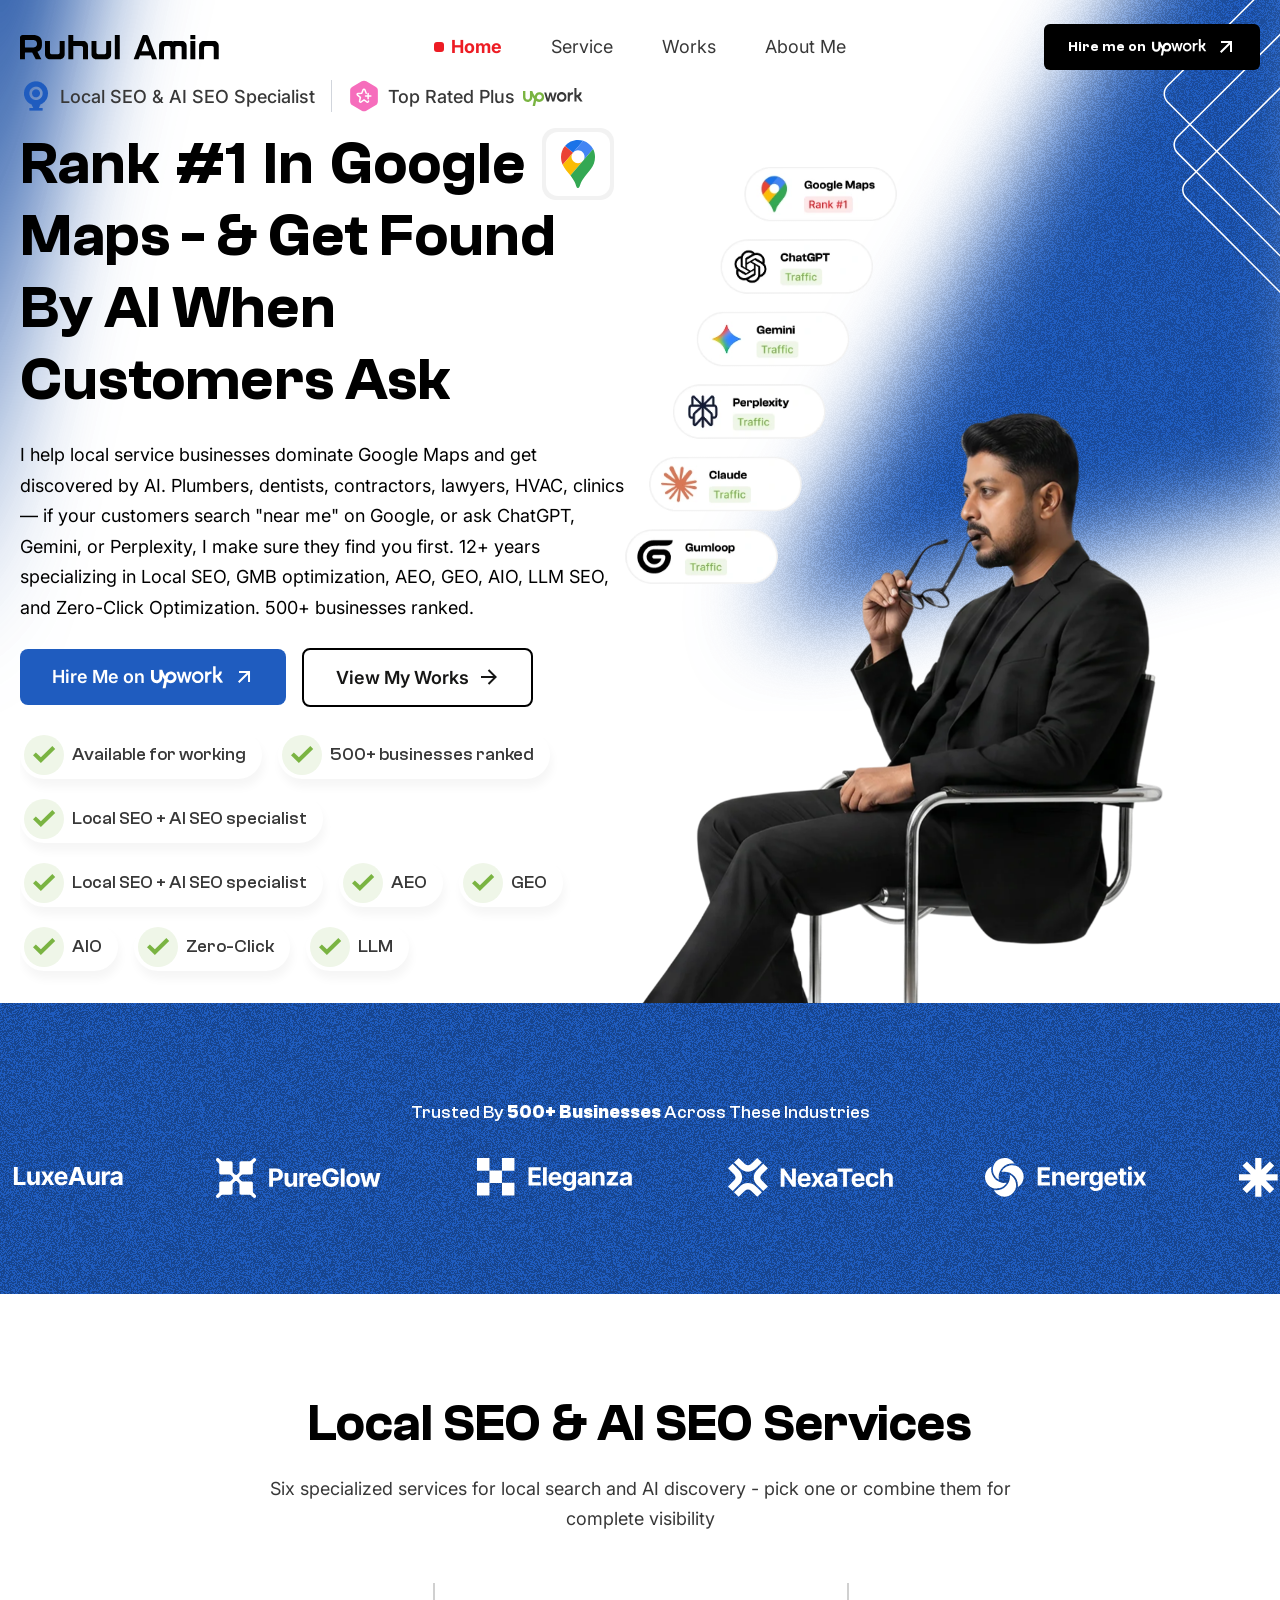
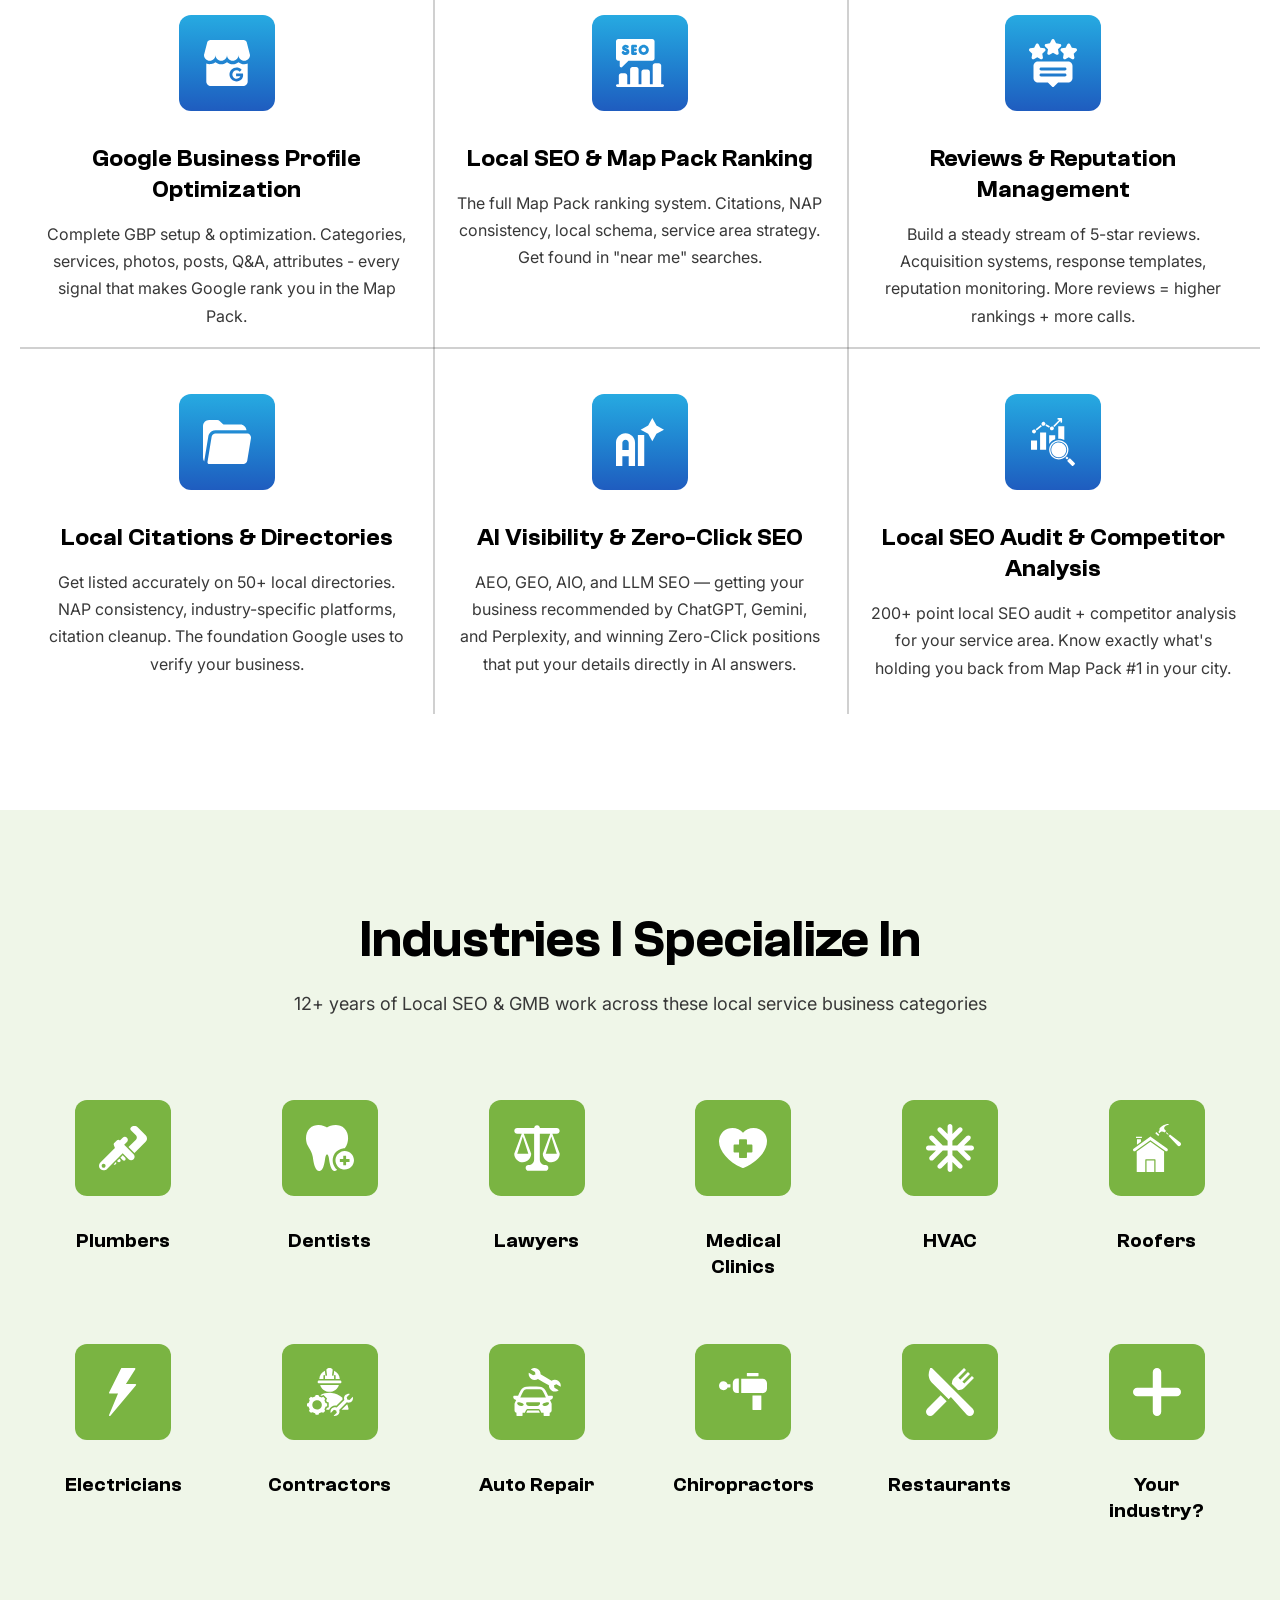
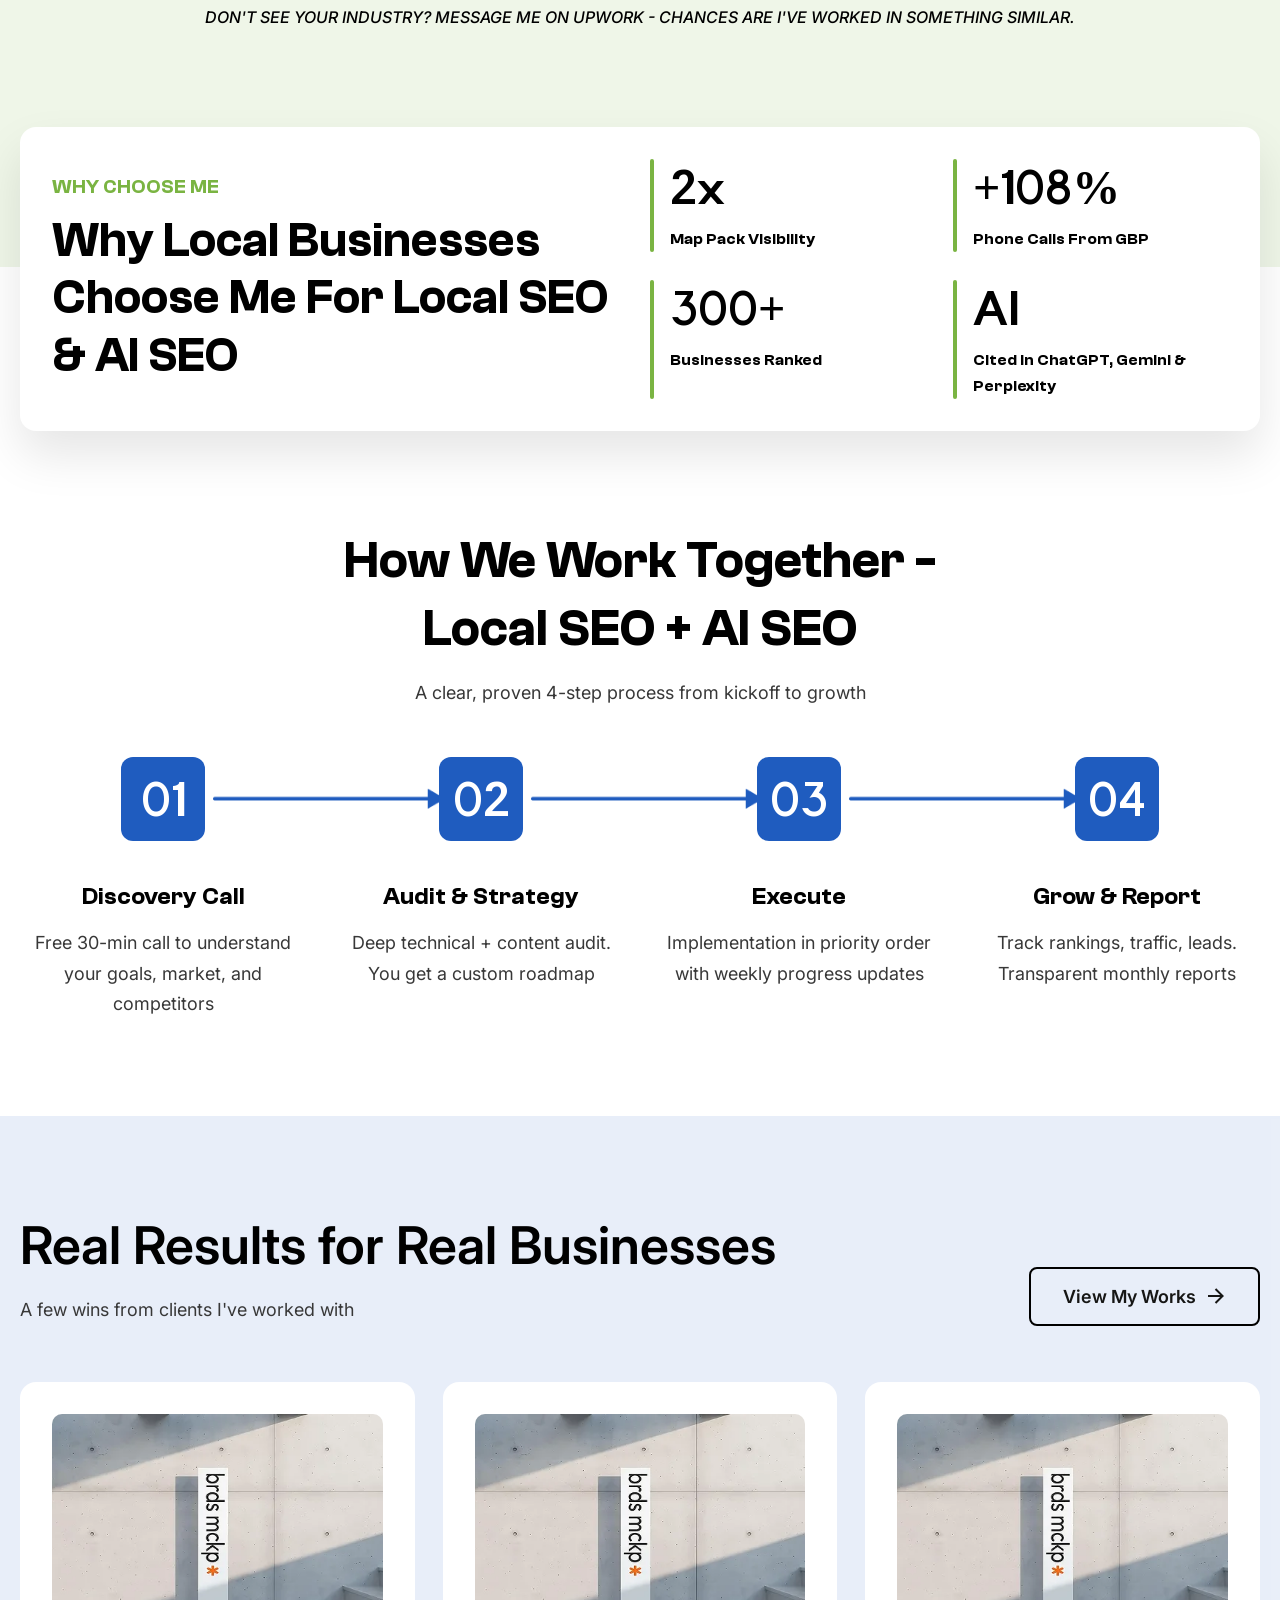
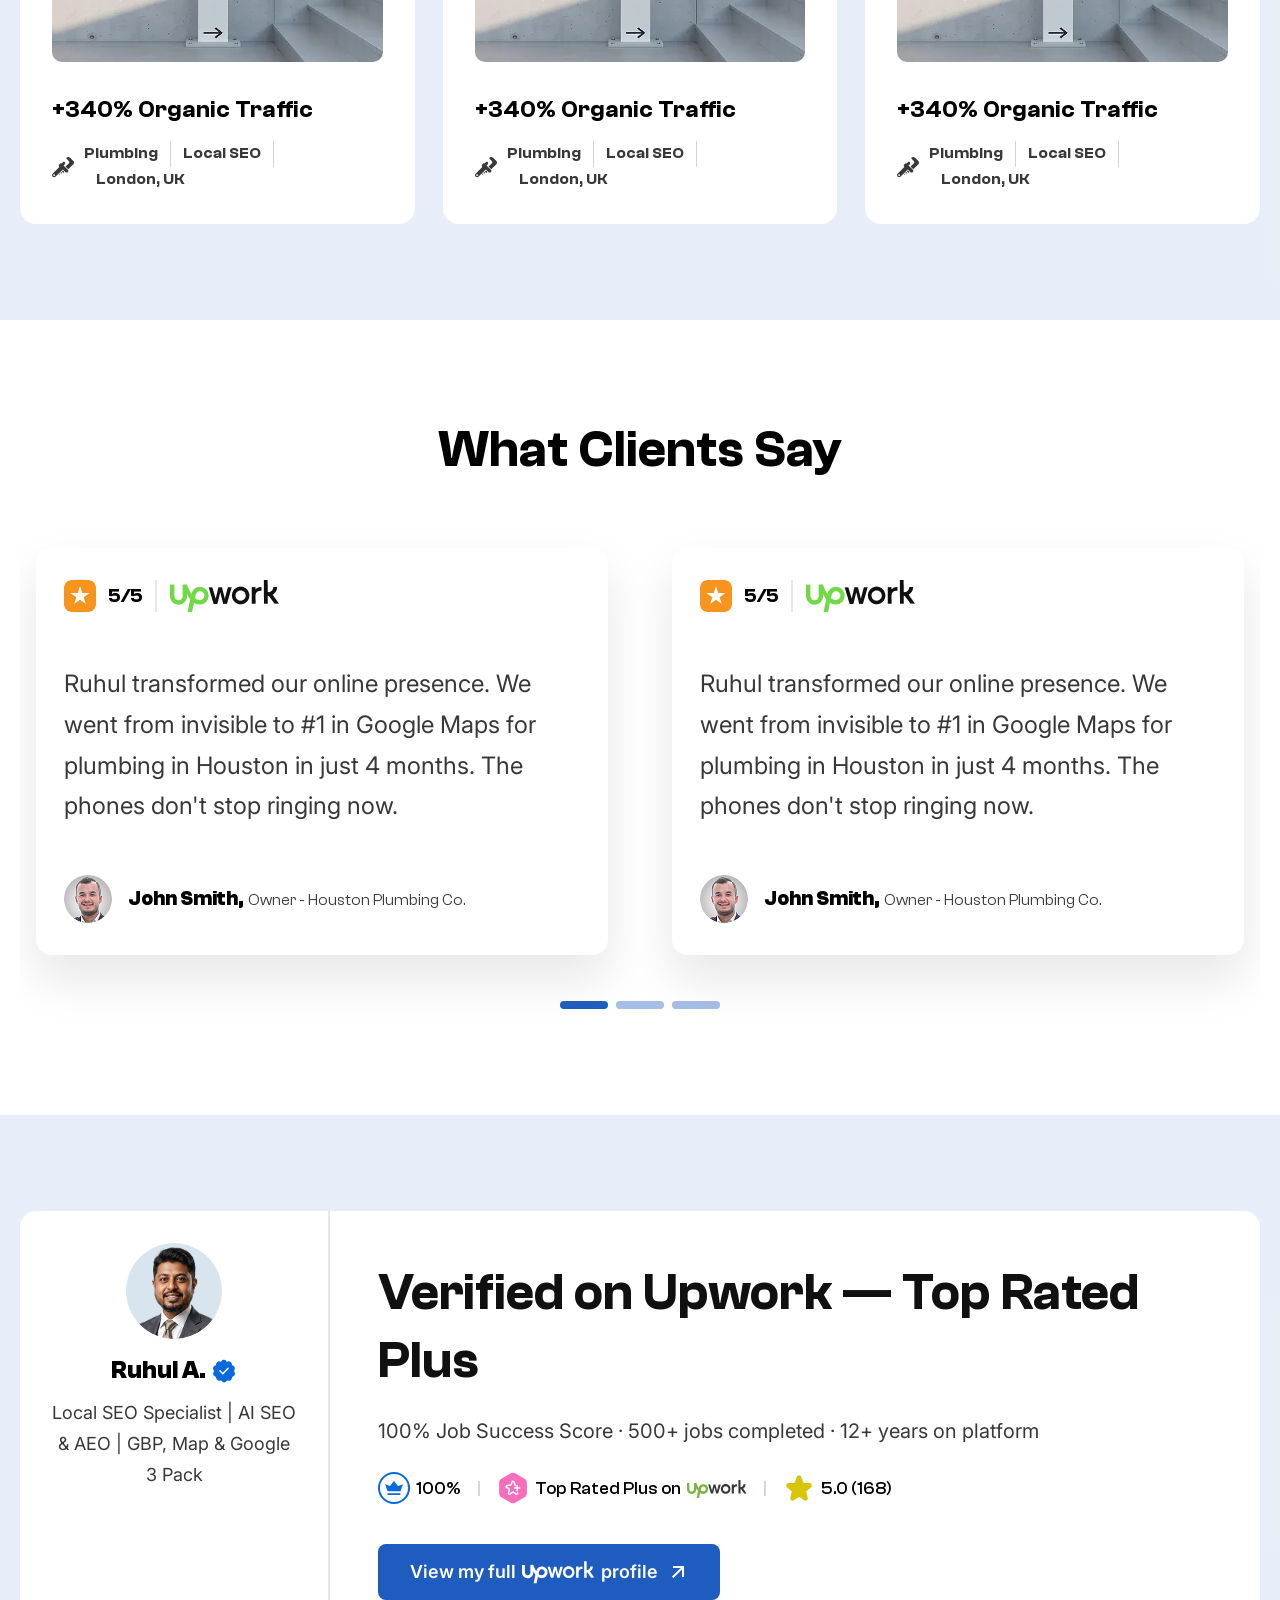
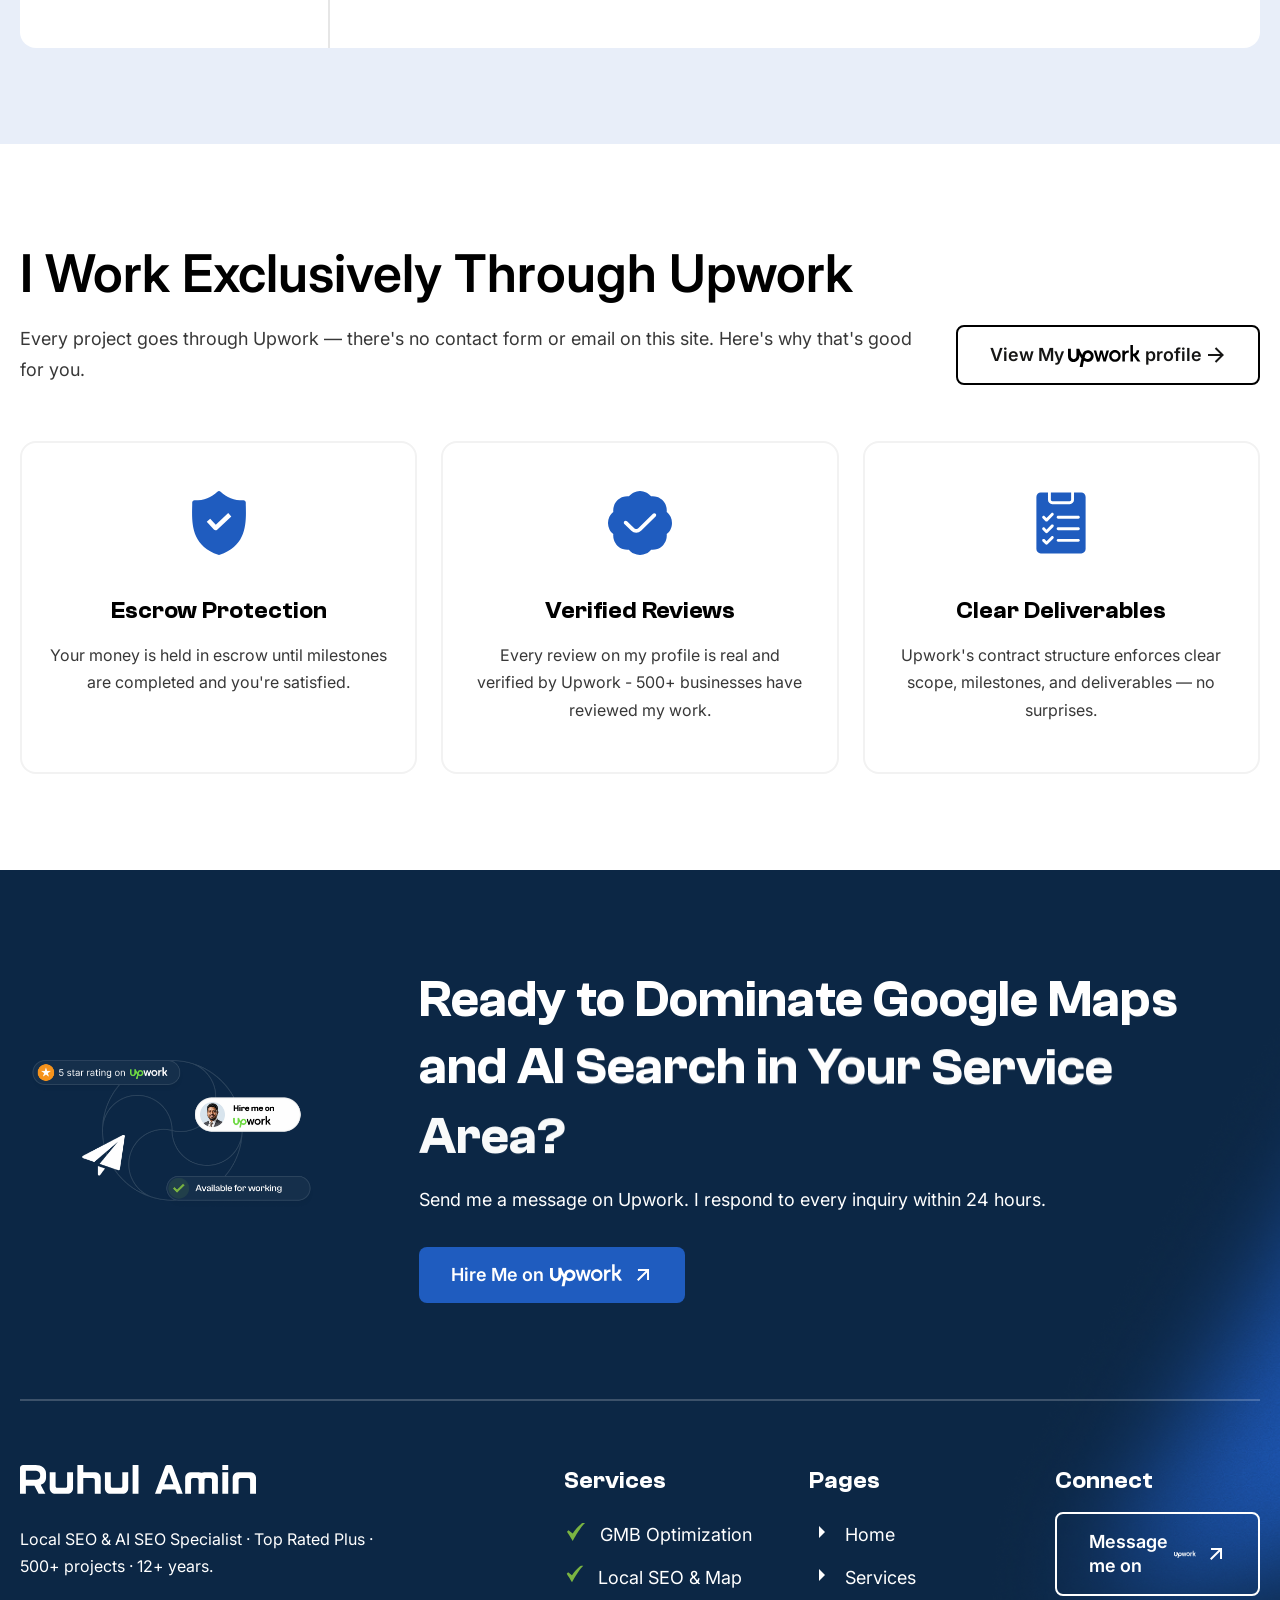
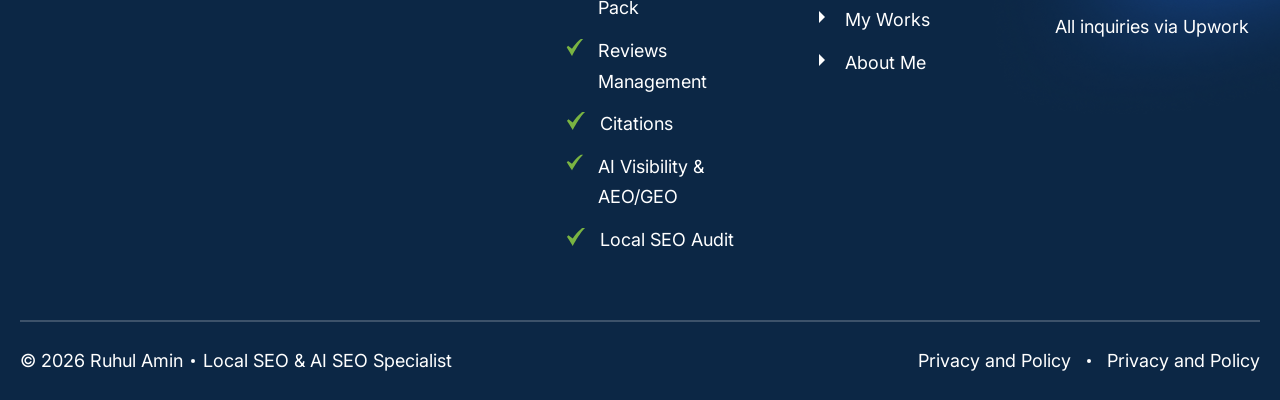
<file: index.html>
<!DOCTYPE html>
<html lang="en">

<head>
    <meta charset="UTF-8">
    <meta name="viewport" content="width=device-width, initial-scale=1.0">
    <title>Ruhul Amin</title>
    <link rel="stylesheet" href="assets/css/splide.min.css">
    <link rel="stylesheet" href="assets/css/style.css">
</head>

<body>

    <!-- navbar start -->
    <nav id="navbar" class="">


        <div class="container">
            <div class="navbar-inner sm:py-6 py-3">

                <!-- Left Logo -->
                <div class="navbar-logo-wrap">
                    <a href="index.html" class="navbar-logo">
                        <img src="assets/images/Logo.svg" alt="Ruhul amin">
                    </a>
                </div>

                <!-- Center Navigation -->
                <ul class="navbar-links">
                    <li class="nav-item active">
                        <a href="index.html">
                            <span class="nav-dot"></span>
                            <span class="nav-label">Home</span>
                        </a>
                    </li>

                    <li class="nav-item">
                        <a href="service.html">
                            <span class="nav-dot"></span>
                            <span class="nav-label">Service</span>
                        </a>
                    </li>

                    <li class="nav-item">
                        <a href="work.html">
                            <span class="nav-dot"></span>
                            <span class="nav-label">Works</span>
                        </a>
                    </li>

                    <li class="nav-item">
                        <a href="about.html">
                            <span class="nav-dot"></span>
                            <span class="nav-label">About Me</span>
                        </a>
                    </li>
                </ul>

                <!-- Right CTA + Hamburger -->
                <div class="navbar-right">

                    <a href="#" class="navbar-cta" id="navbarCta">
                        <span class="cta-text flex items-center gap-1.5">
                            Hire me on
                            <span>
                                <img src="assets/images/white-upwork.svg" class="img-fluid upwork-img" alt="upwork">
                            </span>
                        </span>

                        <span class="cta-arrow-wrap" aria-hidden="true">
                            <svg class="arrow-cur" width="18" height="18" viewBox="0 0 20 20" fill="none">
                                <path
                                    d="M14.0032 7.41421L5.39663 16.0208L3.98242 14.6066L12.589 6H5.00324V4H16.0032V15H14.0032V7.41421Z"
                                    fill="#fff" />
                            </svg>

                            <svg class="arrow-nxt" width="18" height="18" viewBox="0 0 20 20" fill="none">
                                <path
                                    d="M14.0032 7.41421L5.39663 16.0208L3.98242 14.6066L12.589 6H5.00324V4H16.0032V15H14.0032V7.41421Z"
                                    fill="#fff" />
                            </svg>
                        </span>
                    </a>

                    <!-- Hamburger -->
                    <button id="hamburger" aria-label="Toggle menu">
                        <span class="ham-top"></span>
                        <span class="ham-mid"></span>
                        <span class="ham-bot"></span>
                    </button>

                </div>

            </div>
        </div>

        <!-- Mobile Menu -->
        <div id="mobile-menu">
            <div class="container">
                <div class="mobile-menu-inner">
                    <ul>
                        <li><a href="index.html">Home</a></li>
                        <li><a href="service.html">Service</a></li>
                        <li><a href="work.html">Works</a></li>
                        <li><a href="about.html">About Me</a></li>

                        <li>
                            <a href="#" class="navbar-cta inline-flex mt-2 justify-center" id="mobileNavCta">
                                <span class="cta-text flex items-center gap-1.5">
                                    Hire me on
                                    <span>
                                        <img src="assets/images/white-upwork.svg" class="img-fluid upwork-img"
                                            alt="upwork">
                                    </span>
                                </span>
                            </a>
                        </li>

                    </ul>
                </div>
            </div>
        </div>

    </nav>
    <!-- navbar end -->

    <!-- banner section start  -->
    <section class=" sm:pt-20 pt-20 relative">
        <!--  -->
        <div class="hidden lg:block absolute top-0 left-0 select-none pointer-events-none">
            <img src="assets/images/top-left-color-shape.svg"
                class="w-16 sm:w-24 md:w-40 lg:w-auto h-auto select-none" />
        </div>


        <div class="hidden lg:block absolute top-0 right-0 select-none pointer-events-none">
            <img src="assets/images/top-right-shapes.svg" class="w-62.5 sm:w-100 md:w-125 lg:w-[600px] select-none" />
        </div>

        <div class="container relative z-40">
            <!-- Grid: 2 columns on lg+, 1 column on mobile -->
            <div class="grid grid-cols-1 lg:grid-cols-12 gap-6 lg:gap-8 items-center overflow-hidden">

                <!-- LEFT CONTENT -->
                <div
                    class="lg:col-span-6 flex flex-col md:gap-6 sm:gap-5 gap-4 order-1 lg:order-1 pb-3 sm:pb-5 md:pb-8">

                    <div class="space-y-1 md:space-y-4">
                        <!-- Badge Row -->
                        <div
                            class="flex flex-col sm:flex-row sm:items-center text-sm md:text-base lg:text-lg text-dark2 font-medium leading-[150%] gap-0 sm:divide-x sm:divide-gray-300">

                            <!-- Local SEO -->
                            <span
                                class="flex items-center justify-center sm:justify-start gap-2 sm:pr-4 text-center sm:text-left">
                                <img src="assets/images/blue-location.png" alt="location"
                                    class="w-5 h-5 sm:w-auto sm:h-auto" />
                                <span>Local SEO & AI SEO Specialist</span>
                            </span>

                            <!-- Upwork Badge -->
                            <span
                                class="flex items-center justify-center sm:justify-start gap-2 sm:pl-4 text-center sm:text-left">
                                <img src="assets/images/pentagon-shape.svg" alt="top rated plus"
                                    class="w-5 h-5 sm:w-auto sm:h-auto" />

                                <span>Top Rated Plus</span>

                                <img src="assets/images/green-upwork.svg" alt="upwork logo"
                                    class="w-14  sm:w-auto sm:h-auto" />
                            </span>

                        </div>

                        <!-- Headline -->
                        <h1
                            class="hero-title font-semibold leading-[120%] font-clash text-center sm:text-left  text-[32px] sm:text-[42px] lg:text-[60px]">
                            <span
                                class="inline-flex items-center justify-center sm:justify-start gap-2 sm:gap-4 flex-wrap">
                                Rank #1 In Google
                                <img src="assets/images/google-location-pin.svg" alt="google"
                                    class="w-10 sm:w-16 lg:w-auto" />
                            </span>

                            <span class="">
                                Maps - & Get Found By AI When Customers Ask
                            </span>
                        </h1>
                    </div>


                    <!-- Description -->
                    <p
                        class="text-sm sm:text-base md:text-lg font-normal leading-[130%] sm:leading-[150%] md:leading-[170%] sm:text-start text-center">
                        I help local service businesses dominate Google Maps and get discovered by AI. Plumbers,
                        dentists, contractors, lawyers, HVAC, clinics — if your customers search "near me" on Google, or
                        ask ChatGPT, Gemini, or Perplexity, I make sure they find you first. 12+ years specializing in
                        Local SEO, GMB optimization, AEO, GEO, AIO, LLM SEO, and Zero-Click Optimization. 500+
                        businesses ranked.
                    </p>


                    <div class="flex flex-wrap items-center md:gap-4 sm:gap-3 gap-2">

                        <!-- ── PRIMARY: Hire Me on Upwork ── -->
                        <a href="#"
                            class="btn-primary sm:w-auto w-full inline-flex items-center justify-center gap-2.5 bg-main hover:bg-black text-white text-sm sm:text-base md:text-lg font-semibold leading-[130%] md:leading-[132%] px-8 md:py-4 py-2 rounded-lg transition-colors duration-200 overflow-hidden">

                            <span class="flex items-center gap-1.5">
                                Hire Me on
                                <img src="assets/images/white-upwork.svg" alt="Upwork"
                                    class="w-16.5 lg:w-18.25 sm:w-full brightness-0 invert" />
                            </span>

                            <!-- Arrow wrap -->
                            <span class="cta-arrow-wrap" aria-hidden="true">

                                <svg class="arrow-cur" width="20" height="20" viewBox="0 0 20 20" fill="none"
                                    xmlns="http://www.w3.org/2000/svg">
                                    <path
                                        d="M14.0208 7.41421L5.41421 16.0208L4 14.6066L12.6066 6H5.02082V4H16.0208V15H14.0208V7.41421Z"
                                        fill="white" />
                                </svg>

                                <svg class="arrow-nxt" width="20" height="20" viewBox="0 0 20 20" fill="none"
                                    xmlns="http://www.w3.org/2000/svg">
                                    <path
                                        d="M14.0208 7.41421L5.41421 16.0208L4 14.6066L12.6066 6H5.02082V4H16.0208V15H14.0208V7.41421Z"
                                        fill="white" />
                                </svg>

                            </span>
                        </a>

                        <!-- ── SECONDARY: View My Works ── -->
                        <a href="#"
                            class="btn-secondary sm:w-auto w-full inline-flex justify-center items-center gap-2.5 border md:border-2 border-black hover:bg-black  hover:text-white text-dark1 text-sm sm:text-base md:text-lg font-semibold leading-[130%] px-8 md:py-4 py-2 rounded-lg transition-colors duration-200 overflow-hidden">

                            <span>View My Works</span>

                            <!-- Arrow -->
                            <span class="cta-arrow-wrap" aria-hidden="true">

                                <svg class="arrow-cur" width="20" height="20" viewBox="0 0 20 20" fill="none">
                                    <path
                                        d="M14.1716 9.00088L8.8076 3.63687L10.2218 2.22266L18 10.0009L10.2218 17.779L8.8076 16.3648L14.1716 11.0009H2V9.00088H14.1716Z"
                                        fill="currentColor" />
                                </svg>

                                <svg class="arrow-nxt" width="20" height="20" viewBox="0 0 20 20" fill="none">
                                    <path
                                        d="M14.1716 9.00088L8.8076 3.63687L10.2218 2.22266L18 10.0009L10.2218 17.779L8.8076 16.3648L14.1716 11.0009H2V9.00088H14.1716Z"
                                        fill="currentColor" />
                                </svg>

                            </span>
                        </a>

                    </div>

                    <!-- Lists pills -->
                    <div>
                        <ul class="flex flex-wrap gap-3 sm:gap-4 font-clash justify-start">

                            <li
                                class="flex items-center gap-1.5 sm:gap-2 bg-white rounded-full pl-1 pr-2.5 sm:pr-4 py-0.5 sm:py-1 shadow-[2px_8px_10px_0_rgba(0,0,0,0.04)]">
                                <span
                                    class="w-6 h-6 sm:w-10 sm:h-10 flex items-center justify-center rounded-full bg-green/12 shrink-0">
                                    <img src="assets/images/green-check.svg" alt="check"
                                        class="w-3 h-3 sm:w-auto sm:h-auto" />
                                </span>
                                <span class="text-xs sm:text-lg font-medium leading-[150%] text-dark2">
                                    Available for working
                                </span>
                            </li>
                            <li
                                class="flex items-center gap-1.5 sm:gap-2 bg-white rounded-full pl-1 pr-2.5 sm:pr-4 py-0.5 sm:py-1 shadow-[2px_8px_10px_0_rgba(0,0,0,0.04)]">
                                <span
                                    class="w-6 h-6 sm:w-10 sm:h-10 flex items-center justify-center rounded-full bg-green/12 shrink-0">
                                    <img src="assets/images/green-check.svg" alt="check"
                                        class="w-3 h-3 sm:w-auto sm:h-auto" />
                                </span>
                                <span class="text-xs sm:text-lg font-medium leading-[150%] text-dark2">
                                    500+ businesses ranked
                                </span>
                            </li>
                            <li
                                class="flex items-center gap-1.5 sm:gap-2 bg-white rounded-full pl-1 pr-2.5 sm:pr-4 py-0.5 sm:py-1 shadow-[2px_8px_10px_0_rgba(0,0,0,0.04)]">
                                <span
                                    class="w-6 h-6 sm:w-10 sm:h-10 flex items-center justify-center rounded-full bg-green/12 shrink-0">
                                    <img src="assets/images/green-check.svg" alt="check"
                                        class="w-3 h-3 sm:w-auto sm:h-auto" />
                                </span>
                                <span class="text-xs sm:text-lg font-medium leading-[150%] text-dark2">
                                    Local SEO + AI SEO specialist
                                </span>
                            </li>
                            <li
                                class="flex items-center gap-1.5 sm:gap-2 bg-white rounded-full pl-1 pr-2.5 sm:pr-4 py-0.5 sm:py-1 shadow-[2px_8px_10px_0_rgba(0,0,0,0.04)]">
                                <span
                                    class="w-6 h-6 sm:w-10 sm:h-10 flex items-center justify-center rounded-full bg-green/12 shrink-0">
                                    <img src="assets/images/green-check.svg" alt="check"
                                        class="w-3 h-3 sm:w-auto sm:h-auto" />
                                </span>
                                <span class="text-xs sm:text-lg font-medium leading-[150%] text-dark2">
                                    Local SEO + AI SEO specialist
                                </span>
                            </li>
                            <li
                                class="flex items-center gap-1.5 sm:gap-2 bg-white rounded-full pl-1 pr-2.5 sm:pr-4 py-0.5 sm:py-1 shadow-[2px_8px_10px_0_rgba(0,0,0,0.04)]">
                                <span
                                    class="w-6 h-6 sm:w-10 sm:h-10 flex items-center justify-center rounded-full bg-green/12 shrink-0">
                                    <img src="assets/images/green-check.svg" alt="check"
                                        class="w-3 h-3 sm:w-auto sm:h-auto" />
                                </span>
                                <span class="text-xs sm:text-lg font-medium leading-[150%] text-dark2">
                                    AEO
                                </span>
                            </li>
                            <li
                                class="flex items-center gap-1.5 sm:gap-2 bg-white rounded-full pl-1 pr-2.5 sm:pr-4 py-0.5 sm:py-1 shadow-[2px_8px_10px_0_rgba(0,0,0,0.04)]">
                                <span
                                    class="w-6 h-6 sm:w-10 sm:h-10 flex items-center justify-center rounded-full bg-green/12 shrink-0">
                                    <img src="assets/images/green-check.svg" alt="check"
                                        class="w-3 h-3 sm:w-auto sm:h-auto" />
                                </span>
                                <span class="text-xs sm:text-lg font-medium leading-[150%] text-dark2">
                                    GEO
                                </span>
                            </li>
                            <li
                                class="flex items-center gap-1.5 sm:gap-2 bg-white rounded-full pl-1 pr-2.5 sm:pr-4 py-0.5 sm:py-1 shadow-[2px_8px_10px_0_rgba(0,0,0,0.04)]">
                                <span
                                    class="w-6 h-6 sm:w-10 sm:h-10 flex items-center justify-center rounded-full bg-green/12 shrink-0">
                                    <img src="assets/images/green-check.svg" alt="check"
                                        class="w-3 h-3 sm:w-auto sm:h-auto" />
                                </span>
                                <span class="text-xs sm:text-lg font-medium leading-[150%] text-dark2">
                                    AIO
                                </span>
                            </li>
                            <li
                                class="flex items-center gap-1.5 sm:gap-2 bg-white rounded-full pl-1 pr-2.5 sm:pr-4 py-0.5 sm:py-1 shadow-[2px_8px_10px_0_rgba(0,0,0,0.04)]">
                                <span
                                    class="w-6 h-6 sm:w-10 sm:h-10 flex items-center justify-center rounded-full bg-green/12 shrink-0">
                                    <img src="assets/images/green-check.svg" alt="check"
                                        class="w-3 h-3 sm:w-auto sm:h-auto" />
                                </span>
                                <span class="text-xs sm:text-lg font-medium leading-[150%] text-dark2">
                                    Zero-Click
                                </span>
                            </li>
                            <li
                                class="flex items-center gap-1.5 sm:gap-2 bg-white rounded-full pl-1 pr-2.5 sm:pr-4 py-0.5 sm:py-1 shadow-[2px_8px_10px_0_rgba(0,0,0,0.04)]">
                                <span
                                    class="w-6 h-6 sm:w-10 sm:h-10 flex items-center justify-center rounded-full bg-green/12 shrink-0">
                                    <img src="assets/images/green-check.svg" alt="check"
                                        class="w-3 h-3 sm:w-auto sm:h-auto" />
                                </span>
                                <span class="text-xs sm:text-lg font-medium leading-[150%] text-dark2">
                                    LLM
                                </span>
                            </li>

                        </ul>
                    </div>

                </div>

                <!-- RIGHT: Person Image -->
                <div class="hero-right  lg:col-span-6 lg:order-2 order-2 flex items-end justify-center h-full "
                    id="heroRight">

                    <div id="hero-main-person" class="hero-person-wrap relative w-full h-full flex items-end">

                        <!-- Person Image -->
                        <img src="assets/images/ruhul-amin.webp" alt="Technical SEO Specialist"
                            class="relative z-30 w-full h-full object-contain object-bottom block">

                        <!-- AI Tool -->
                        <div id="hero-ai-tool" class="absolute
                                top-[5%] right-[48%]
                                sm:top-[8%] sm:right-[50%]
                                md:top-[10%] md:right-[55%]
                                lg:top-[50%] lg:right-[50%]
                                xl:top-[10%] xl:right-[55%]
                                z-10">

                            <img src="assets/images/ai-tools-banner.webp" alt="AI Tools"
                                class="w-50 sm:w-72 md:w-80 lg:w-full h-auto object-contain">
                        </div>

                    </div>

                </div>

            </div>
        </div>
    </section>
    <!-- banner section end -->

    <!-- brand section start -->
    <section class="section-padding relative  font-clash text-white bg-no-repeat bg-cover bg-center"
        style="background-image: url('./assets/images/brand-bg.svg');">
        <div class="">
            <p class="text-center text-base md:text-lg font-medium leading-[150%] capitalize md:mb-8 sm:mb-6 mb-4">
                Trusted by <span class="font-bold">500+ businesses</span> across these industries</p>

            <div id="partner-slider" class="splide">
                <div class="splide__track">
                    <ul class="splide__list">

                        <!-- Meta -->
                        <li class="splide__slide">
                            <div class="partner-item flex flex-col items-center md:px-4 px-3 md:py-0 py-3">
                                <div class="logo-circle">
                                    <img src="assets/images/brand-1.svg" class="img-fluid" alt="brand logo">
                                </div>
                            </div>
                        </li>

                        <!-- Google -->
                        <li class="splide__slide">
                            <div class="partner-item flex flex-col items-center md:px-4 px-3 md:py-0 py-3">
                                <div class="logo-circle">
                                    <img src="assets/images/brand-2.svg" class="img-fluid" alt="brand logo">
                                </div>
                            </div>
                        </li>

                        <!-- Microsoft -->
                        <li class="splide__slide">
                            <div class="partner-item flex flex-col items-center md:px-4 px-3 md:py-0 py-3">
                                <div class="logo-circle">
                                    <img src="assets/images/brand-3.svg" class="img-fluid" alt="brand logo">
                                </div>
                            </div>
                        </li>

                        <!-- Upwork -->
                        <li class="splide__slide">
                            <div class="partner-item flex flex-col items-center md:px-4 px-3 md:py-0 py-3">
                                <div class="logo-circle">
                                    <img src="assets/images/brand-4.svg" class="img-fluid" alt="brand logo">
                                </div>
                            </div>
                        </li>

                        <!-- Clutch -->
                        <li class="splide__slide">
                            <div class="partner-item flex flex-col items-center md:px-4 px-3 md:py-0 py-3">
                                <div class="logo-circle">
                                    <img src="assets/images/brand-6.svg" class="img-fluid" alt="brand logo">
                                </div>
                            </div>
                        </li>

                        <!-- Web Excellence Award -->
                        <li class="splide__slide">
                            <div class="partner-item flex flex-col items-center md:px-4 px-3 md:py-0 py-3">
                                <div class="logo-circle">
                                    <img src="assets/images/brand-7.svg" class="img-fluid" alt="brand logo">
                                </div>
                            </div>
                        </li>

                    </ul>
                </div>
            </div>


        </div>
    </section>
    <!-- brand section end -->

    <!-- service section  -->
    <section id="service-section" class="bg-white section-padding font-clash">
        <div class="container">

            <!-- section heading -->
            <div class="text-center max-w-196 mx-auto mb-5 sm:mb-8 md:mb-12">
                <h2
                    class="text-[24px] sm:text-[28px]  md:text-[42px] lg:text-[52px] font-semibold leading-[100%] md:leading-[130%]  mb-2 md:mb-4">
                    Local SEO & AI SEO Services
                </h2>
                <p
                    class="font-inter text-dark2 text-sm sm:textbase md:text-lg font-normal leading-[130%] md:[150%] lg:leading-[170%]">
                    Six specialized services for local search and AI discovery - pick one or combine them for complete
                    visibility
                </p>
            </div>

            <div id="service-grid" class="grid grid-cols-1 md:grid-cols-2 lg:grid-cols-3 relative">

                <div class="hidden lg:block absolute left-0 right-0 top-1/2 -translate-y-1/2 md:h-0.5 bg-dark1/20">
                </div>
                <div class="hidden lg:block absolute top-0 bottom-0 left-1/3 w-0.5 bg-dark1/20"></div>
                <div class="hidden lg:block absolute top-0 bottom-0 left-2/3 w-0.5 bg-dark1/20"></div>

                <!-- item -->
                <div
                    class="magnet-item flex flex-col items-center text-center px-2 py-4 sm:px-4 sm:py-6 md:px-6 md:py-8 border-b border-gray-100 md:border-b-0 relative ">
                    <div
                        class="magnet-item-svg w-14 h-14 sm:w-16 sm:h-16 md:w-24 md:h-24 flex items-center justify-center rounded-lg md:rounded-xl bg-linear-to-b from-[#27AAE1] to-main p-2.5 sm:p-4 md:p-6 mb-4 sm:mb-5  md:mb-8">
                        <img src="assets/images/Google-Business-Profile-Optimization.svg"
                            alt="Google Business Profile Optimization" class="w-full h-full object-contain" />
                    </div>
                    <h3
                        class="text-black text-lg sm:text-xl md:text-2xl font-semibold leading-[100%] md:leading-[130%] font-clash mb-2 sm:mb-4">
                        Google Business Profile Optimization
                    </h3>
                    <p
                        class="text-dark2 text-sm sm:text-base font-normal leading-[130%] sm:leading-[150%] md:leading-[170%] font-inter">
                        Complete GBP setup & optimization. Categories, services, photos, posts, Q&A, attributes - every
                        signal that makes Google rank you in the Map Pack.
                    </p>
                </div>
                <!-- item -->
                <div
                    class="magnet-item flex flex-col items-center text-center px-2 py-4 sm:px-4 sm:py-6 md:px-6 md:py-8 border-b border-gray-100 md:border-b-0 relative ">
                    <div
                        class="magnet-item-svg w-14 h-14 sm:w-16 sm:h-16 md:w-24 md:h-24 flex items-center justify-center rounded-lg md:rounded-xl bg-linear-to-b from-[#27AAE1] to-main p-2.5 sm:p-4 md:p-6 mb-4 sm:mb-5  md:mb-8">
                        <img src="assets/images/Local-SEO-Map-Pack-Ranking.svg" alt="Local SEO & Map Pack Ranking"
                            class="w-full h-full object-contain" />
                    </div>
                    <h3
                        class="text-black text-lg sm:text-xl md:text-2xl font-semibold leading-[100%] md:leading-[130%] font-clash mb-2 sm:mb-4">
                        Local SEO & Map Pack Ranking
                    </h3>
                    <p
                        class="text-dark2 text-sm sm:text-base font-normal leading-[130%] sm:leading-[150%] md:leading-[170%] font-inter">
                        The full Map Pack ranking system. Citations, NAP consistency, local schema, service area
                        strategy. Get found in "near me" searches.
                    </p>
                </div>
                <!-- item -->
                <div
                    class="magnet-item flex flex-col items-center text-center px-2 py-4 sm:px-4 sm:py-6 md:px-6 md:py-8 border-b border-gray-100 md:border-b-0 relative ">
                    <div
                        class="magnet-item-svg w-14 h-14 sm:w-16 sm:h-16 md:w-24 md:h-24 flex items-center justify-center rounded-lg md:rounded-xl bg-linear-to-b from-[#27AAE1] to-main p-2.5 sm:p-4 md:p-6 mb-4 sm:mb-5  md:mb-8">
                        <img src="assets/images/Reviews-Reputation-Management.svg" alt="Reviews & Reputation Management"
                            class="w-full h-full object-contain" />
                    </div>
                    <h3
                        class="text-black text-lg sm:text-xl md:text-2xl font-semibold leading-[100%] md:leading-[130%] font-clash mb-2 sm:mb-4">
                        Reviews & Reputation Management
                    </h3>
                    <p
                        class="text-dark2 text-sm sm:text-base font-normal leading-[130%] sm:leading-[150%] md:leading-[170%] font-inter">
                        Build a steady stream of 5-star reviews. Acquisition systems, response templates, reputation
                        monitoring. More reviews = higher rankings + more calls.
                    </p>
                </div>
                <!-- item -->
                <div
                    class="magnet-item flex flex-col items-center text-center px-2 py-4 sm:px-4 sm:py-6 md:px-6 md:py-8 border-b border-gray-100 md:border-b-0 relative ">
                    <div
                        class="magnet-item-svg w-14 h-14 sm:w-16 sm:h-16 md:w-24 md:h-24 flex items-center justify-center rounded-lg md:rounded-xl bg-linear-to-b from-[#27AAE1] to-main p-2.5 sm:p-4 md:p-6 mb-4 sm:mb-5  md:mb-8">
                        <img src="assets/images/Local-Citations-Directories.svg" alt="Local Citations & Directories"
                            class="w-full h-full object-contain" />
                    </div>
                    <h3
                        class="text-black text-lg sm:text-xl md:text-2xl font-semibold leading-[100%] md:leading-[130%] font-clash mb-2 sm:mb-4">
                        Local Citations & Directories
                    </h3>
                    <p
                        class="text-dark2 text-sm sm:text-base font-normal leading-[130%] sm:leading-[150%] md:leading-[170%] font-inter">
                        Get listed accurately on 50+ local directories. NAP consistency, industry-specific platforms,
                        citation cleanup. The foundation Google uses to verify your business.
                    </p>
                </div>
                <!-- item -->
                <div
                    class="magnet-item flex flex-col items-center text-center px-2 py-4 sm:px-4 sm:py-6 md:px-6 md:py-8 border-b border-gray-100 md:border-b-0 relative ">
                    <div
                        class="magnet-item-svg w-14 h-14 sm:w-16 sm:h-16 md:w-24 md:h-24 flex items-center justify-center rounded-lg md:rounded-xl bg-linear-to-b from-[#27AAE1] to-main p-2.5 sm:p-4 md:p-6 mb-4 sm:mb-5  md:mb-8">
                        <img src="assets/images/AI-Visibility-Zero-Click-SEO.svg" alt="AI Visibility & Zero-Click SEO"
                            class="w-full h-full object-contain" />
                    </div>
                    <h3
                        class="text-black text-lg sm:text-xl md:text-2xl font-semibold leading-[100%] md:leading-[130%] font-clash mb-2 sm:mb-4">
                        AI Visibility & Zero-Click SEO
                    </h3>
                    <p
                        class="text-dark2 text-sm sm:text-base font-normal leading-[130%] sm:leading-[150%] md:leading-[170%] font-inter">
                        AEO, GEO, AIO, and LLM SEO — getting your business
                        recommended by ChatGPT, Gemini, and Perplexity, and winning Zero-Click positions that put your
                        details directly in AI answers.
                    </p>
                </div>
                <!-- item -->
                <div
                    class="magnet-item flex flex-col items-center text-center px-2 py-4 sm:px-4 sm:py-6 md:px-6 md:py-8 border-b border-gray-100 md:border-b-0 relative ">
                    <div
                        class="magnet-item-svg w-14 h-14 sm:w-16 sm:h-16 md:w-24 md:h-24 flex items-center justify-center rounded-lg md:rounded-xl bg-linear-to-b from-[#27AAE1] to-main p-2.5 sm:p-4 md:p-6 mb-4 sm:mb-5  md:mb-8">
                        <img src="assets/images/Local-SEO-Audit-Competitor-Analysis.svg"
                            alt="Local SEO Audit & Competitor Analysis" class="w-full h-full object-contain" />
                    </div>
                    <h3
                        class="text-black text-lg sm:text-xl md:text-2xl font-semibold leading-[100%] md:leading-[130%] font-clash mb-2 sm:mb-4">
                        Local SEO Audit & Competitor Analysis
                    </h3>
                    <p
                        class="text-dark2 text-sm sm:text-base font-normal leading-[130%] sm:leading-[150%] md:leading-[170%] font-inter">
                        200+ point local SEO audit + competitor analysis for your service area. Know exactly what's
                        holding you back from Map Pack #1 in your city.
                    </p>
                </div>

            </div>
        </div>
    </section>
    <!-- service section  -->

    <!-- Industries section -->
    <section id="industries-section" class="bg-green/12 section-padding  font-clash">
        <div class="container pb-35 ">

            <!-- section heading -->
            <div class="text-center max-w-196 mx-auto mb-5 sm:mb-8 md:mb-12">
                <h2
                    class="text-[24px] sm:text-[28px]  md:text-[42px] lg:text-[52px] font-semibold leading-[100%] md:leading-[130%]  mb-2 md:mb-4">
                    Industries I Specialize In
                </h2>
                <p
                    class="font-inter text-dark2 text-sm sm:textbase md:text-lg font-normal leading-[130%] md:[150%] lg:leading-[170%]">
                    12+ years of Local SEO & GMB work across these local service business categories
                </p>
            </div>

            <div id="industry-grid" class="grid grid-cols-3 md:grid-cols-4 lg:grid-cols-6  items-start justify-center ">

                <!-- item -->
                <div class="magnet-item flex flex-col items-center text-center p-4 md:p-6 lg:p-8">
                    <div
                        class="magnet-item-svg w-18 h-18  md:w-24 md:h-24 flex items-center justify-center rounded-lg md:rounded-xl bg-green p-2.5 sm:p-4 md:p-6 mb-2 sm:mb-5  md:mb-8">
                        <img src="assets/images/Plumbers.svg" alt="Plumbers" class="w-full h-full object-contain" />
                    </div>
                    <h3
                        class="text-black text-sm sm:text-base md:text-xl font-semibold leading-[100%] md:leading-[130%]">
                        Plumbers
                    </h3>
                </div>
                <!-- item -->
                <div class="magnet-item flex flex-col items-center text-center p-4 md:p-6 lg:p-8">
                    <div
                        class="magnet-item-svg w-18 h-18 md:w-24 md:h-24 flex items-center justify-center rounded-lg md:rounded-xl bg-green p-2.5 sm:p-4 md:p-6 mb-2 sm:mb-5  md:mb-8">
                        <img src="assets/images/Dentists.svg" alt="Dentists" class="w-full h-full object-contain" />
                    </div>
                    <h3
                        class="text-black text-sm sm:text-base md:text-xl font-semibold leading-[100%] md:leading-[130%]">
                        Dentists
                    </h3>
                </div>
                <!-- item -->
                <div class="magnet-item flex flex-col items-center text-center p-4 md:p-6 lg:p-8">
                    <div
                        class="magnet-item-svg w-18 h-18 md:w-24 md:h-24 flex items-center justify-center rounded-lg md:rounded-xl bg-green p-2.5 sm:p-4 md:p-6 mb-2 sm:mb-5  md:mb-8">
                        <img src="assets/images/Lawyers.svg" alt="Lawyers" class="w-full h-full object-contain" />
                    </div>
                    <h3
                        class="text-black text-sm sm:text-base md:text-xl font-semibold leading-[100%] md:leading-[130%]">
                        Lawyers
                    </h3>
                </div>
                <!-- item -->
                <div class="magnet-item flex flex-col items-center text-center p-4 md:p-6 lg:p-8">
                    <div
                        class="magnet-item-svg w-18 h-18 md:w-24 md:h-24 flex items-center justify-center rounded-lg md:rounded-xl bg-green p-2.5 sm:p-4 md:p-6 mb-2 sm:mb-5  md:mb-8">
                        <img src="assets/images/Medical-Clinics.svg" alt="Medical Clinics"
                            class="w-full h-full object-contain" />
                    </div>
                    <h3
                        class="text-black text-sm sm:text-base md:text-xl font-semibold leading-[100%] md:leading-[130%]">
                        Medical Clinics
                    </h3>
                </div>
                <!-- item -->
                <div class="magnet-item flex flex-col items-center text-center p-4 md:p-6 lg:p-8">
                    <div
                        class="magnet-item-svg w-18 h-18 md:w-24 md:h-24 flex items-center justify-center rounded-lg md:rounded-xl bg-green p-2.5 sm:p-4 md:p-6 mb-2 sm:mb-5  md:mb-8">
                        <img src="assets/images/HVAC.svg" alt="HVAC" class="w-full h-full object-contain" />
                    </div>
                    <h3
                        class="text-black text-sm sm:text-base md:text-xl font-semibold leading-[100%] md:leading-[130%]">
                        HVAC
                    </h3>
                </div>
                <!-- item -->
                <div class="magnet-item flex flex-col items-center text-center p-4 md:p-6 lg:p-8">
                    <div
                        class="magnet-item-svg w-18 h-18 md:w-24 md:h-24 flex items-center justify-center rounded-lg md:rounded-xl bg-green p-2.5 sm:p-4 md:p-6 mb-2 sm:mb-5  md:mb-8">
                        <img src="assets/images/Roofers.svg" alt="Roofers" class="w-full h-full object-contain" />
                    </div>
                    <h3
                        class="text-black text-sm sm:text-base md:text-xl font-semibold leading-[100%] md:leading-[130%]">
                        Roofers
                    </h3>
                </div>
                <!-- item -->
                <div class="magnet-item flex flex-col items-center text-center p-4 md:p-6 lg:p-8">
                    <div
                        class="magnet-item-svg w-18 h-18 md:w-24 md:h-24 flex items-center justify-center rounded-lg md:rounded-xl bg-green p-2.5 sm:p-4 md:p-6 mb-2 sm:mb-5  md:mb-8">
                        <img src="assets/images/Electricians.svg" alt="Electricians"
                            class="w-full h-full object-contain" />
                    </div>
                    <h3
                        class="text-black text-sm sm:text-base md:text-xl font-semibold leading-[100%] md:leading-[130%]">
                        Electricians
                    </h3>
                </div>
                <!-- item -->
                <div class="magnet-item flex flex-col items-center text-center p-4 md:p-6 lg:p-8">
                    <div
                        class="magnet-item-svg w-18 h-18 md:w-24 md:h-24 flex items-center justify-center rounded-lg md:rounded-xl bg-green p-2.5 sm:p-4 md:p-6 mb-2 sm:mb-5  md:mb-8">
                        <img src="assets/images/Contractors.svg" alt="Contractors"
                            class="w-full h-full object-contain" />
                    </div>
                    <h3
                        class="text-black text-sm sm:text-base md:text-xl font-semibold leading-[100%] md:leading-[130%]">
                        Contractors
                    </h3>
                </div>
                <!-- item -->
                <div class="magnet-item flex flex-col items-center text-center p-4 md:p-6 lg:p-8">
                    <div
                        class="magnet-item-svg w-18 h-18 md:w-24 md:h-24 flex items-center justify-center rounded-lg md:rounded-xl bg-green p-2.5 sm:p-4 md:p-6 mb-2 sm:mb-5  md:mb-8">
                        <img src="assets/images/Auto-Repair.svg" alt="Auto Repair"
                            class="w-full h-full object-contain" />
                    </div>
                    <h3
                        class="text-black text-sm sm:text-base md:text-xl font-semibold leading-[100%] md:leading-[130%]">
                        Auto Repair
                    </h3>
                </div>
                <!-- item -->
                <div class="magnet-item flex flex-col items-center text-center p-4 md:p-6 lg:p-8">
                    <div
                        class="magnet-item-svg w-18 h-18 md:w-24 md:h-24 flex items-center justify-center rounded-lg md:rounded-xl bg-green p-2.5 sm:p-4 md:p-6 mb-2 sm:mb-5  md:mb-8">
                        <img src="assets/images/Chiropractors.svg" alt="Chiropractors"
                            class="w-full h-full object-contain" />
                    </div>
                    <h3
                        class="text-black text-sm sm:text-base md:text-xl font-semibold leading-[100%] md:leading-[130%]">
                        Chiropractors
                    </h3>
                </div>
                <!-- item -->
                <div class="magnet-item flex flex-col items-center text-center p-4 md:p-6 lg:p-8">
                    <div
                        class="magnet-item-svg w-18 h-18 md:w-24 md:h-24 flex items-center justify-center rounded-lg md:rounded-xl bg-green p-2.5 sm:p-4 md:p-6 mb-2 sm:mb-5  md:mb-8">
                        <img src="assets/images/Restaurants.svg" alt="Restaurants"
                            class="w-full h-full object-contain" />
                    </div>
                    <h3
                        class="text-black text-sm sm:text-base md:text-xl font-semibold leading-[100%] md:leading-[130%]">
                        Restaurants
                    </h3>
                </div>
                <!-- item -->
                <div class="magnet-item flex flex-col items-center text-center p-4 md:p-6 lg:p-8">
                    <div
                        class="magnet-item-svg w-18 h-18 md:w-24 md:h-24 flex items-center justify-center rounded-lg md:rounded-xl bg-green p-2.5 sm:p-4 md:p-6 mb-2 sm:mb-5  md:mb-8">
                        <img src="assets/images/Your-industry.svg" alt="Your industry"
                            class="w-full h-full object-contain" />
                    </div>
                    <h3
                        class="text-black text-sm sm:text-base md:text-xl font-semibold leading-[100%] md:leading-[130%]">
                        Your industry?
                    </h3>
                </div>

            </div>

            <div class="text-center mt-5 sm:mt-8  md:mt-12">
                <p
                    class="font-inter text-black text-[12px] sm:text-sm md:text-base font-medium italic leading-[130%] sm:leading-[150%] md:leading-[170%] uppercase">
                    Don't see your industry? Message me on Upwork - chances are I've worked in something similar.
                </p>
            </div>

        </div>
    </section>
    <!-- Industries section -->

    <!-- Why choose me section  -->
    <section class="-mt-35 relative z-10">
        <div class="container font-clash">
            <div
                class=" bg-white  flex flex-col lg:flex-row lg:items-center gap-5 mg:gap-8 rounded-2xl shadow-[0_24px_48px_0_rgba(0,0,0,0.1)] p-8">

                <div class="lg:w-1/2 ">
                    <span
                        class="text-green text-sm sm:text-base md:text-lg lg:text-xl font-semibold leading-[130%] uppercase block mb-3 ">
                        Why Choose Me
                    </span>
                    <h2
                        class="text-black text-[24px] sm:[28px] md:text-[42px] lg:text-[48px] font-semibold leading-[100%] md:leading-[120%] max-w-180 no-heading-animation">
                        Why Local Businesses Choose Me For Local SEO & AI SEO
                    </h2>
                </div>

                <div class="lg:w-1/2 grid grid-cols-2 sm:grid-cols-2 gap-5 lg:gap-7">

                    <div class="flex gap-2 md:gap-4 items-start">
                        <div class="w-0.5 md:w-1 h-full bg-green shrink-0 rounded-full"></div>
                        <div>
                            <span
                                class="text-black text-3xl md:text[42px] lg:text-[48px] font-bold leading-[100%] md:leading-[120%] font-relevance mb-2.5 block">
                                <span class="counter" data-target="3" data-suffix="x">0</span>
                            </span>
                            <div class="text-black text-sm md:text-base font-semibold leading-[120%] md:leading-[160%]">
                                Map Pack Visibility
                            </div>
                        </div>
                    </div>

                    <div class="flex gap-2 md:gap-4 items-start">
                        <div class="w-0.5 md:w-1 h-full bg-green shrink-0 rounded-full"></div>
                        <div>
                            <span
                                class="text-black text-3xl md:text[42px] lg:text-[48px] font-bold leading-[100%] md:leading-[120%] font-relevance mb-2.5 block">
                                <span class="counter" data-target="180" data-prefix="+" data-suffix="%">0</span>
                            </span>
                            <div class="text-black text-sm md:text-base font-semibold leading-[120%] md:leading-[160%]">
                                Phone Calls From GBP
                            </div>
                        </div>
                    </div>

                    <div class="flex gap-2 md:gap-4 items-start">
                        <div class="w-0.5 md:w-1 h-full bg-green shrink-0 rounded-full"></div>
                        <div>
                            <span
                                class="text-black text-3xl md:text[42px] lg:text-[48px] font-bold leading-[100%] md:leading-[120%] font-relevance mb-2.5 block">
                                <span class="counter" data-target="500" data-suffix="+">0</span>
                            </span>
                            <div class="text-black text-sm md:text-base font-semibold leading-[120%] md:leading-[160%]">
                                Businesses Ranked
                            </div>
                        </div>
                    </div>

                    <div class="flex gap-2 md:gap-4 items-start">
                        <div class="w-0.5 md:w-1 h-full bg-green shrink-0 rounded-full"></div>
                        <div>
                            <span
                                class="text-black text-3xl md:text[42px] lg:text-[48px] font-bold leading-[100%] md:leading-[120%] font-relevance mb-2.5 block">
                                AI
                            </span>
                            <div class="text-black text-sm md:text-base font-semibold leading-[120%] md:leading-[160%]">
                                Cited in ChatGPT, Gemini & Perplexity
                            </div>
                        </div>
                    </div>

                </div>

            </div>
        </div>
    </section>
    <!-- Why choose me section  -->

    <!-- How we work section -->
    <section class="section-padding">
        <div class="container">
            <!-- section heading -->
            <div class="text-center max-w-180 mx-auto mb-5 sm:mb-8 md:mb-12 font-clash">
                <h2
                    class="text-[24px] sm:text-[28px]  md:text-[42px] lg:text-[52px] font-semibold leading-[100%] md:leading-[130%]  mb-2 md:mb-4">
                    How We Work Together - Local SEO + AI SEO
                </h2>
                <p
                    class="font-inter text-dark2 text-sm sm:textbase md:text-lg font-normal leading-[130%] md:[150%] lg:leading-[170%]">
                    A clear, proven 4-step process from kickoff to growth
                </p>
            </div>



            <!-- Process Step  -->
            <div class="mt-6 sm:mt-10 md:mt-12">
                <div
                    class="grid grid-cols-1 sm:grid-cols-2 xl:grid-cols-4 gap-y-4 sm:gap-y-8 gap-x-8 justify-items-center">

                    <!-- Step 01 -->
                    <div class="w-full max-w-91 flex flex-col items-center text-center">
                        <div class="relative w-16  sm:w-21 h-16 sm:h-21 flex items-center justify-center">
                            <div
                                class="w-full h-full rounded-xl bg-main flex items-center justify-center p-2.75 text-white font-relevance text-[32px] sm:text-[48px] font-bold leading-[130%]">
                                01
                            </div>

                            <div
                                class="hidden xl:flex absolute lg:top-1/2 lg:-translate-y-1/2 lg:left-[calc(100%+8px)] w-58 h-auto overflow-hidden pointer-events-none select-none items-center">
                                <img src="assets/images/blue-line.png" alt="arrow separator"
                                    class="w-full h-auto block" />
                            </div>
                        </div>

                        <h3
                            class="font-clash text-black text-xl md:text-2xl font-semibold leading-[100%] md:leading-[130%]  mb-2 sm:mb-4 mt-2 md:mt-10">
                            Discovery Call
                        </h3>

                        <p
                            class="text-dark2 text-[14px] sm:text-base md:text-lg font-normal leading-[130%] md:leading-[150%] lg:leading-[170%]">
                            Free 30-min call to understand your goals, market, and competitors
                        </p>
                    </div>

                    <!-- Step 02 -->
                    <div class="w-full max-w-91 flex flex-col items-center text-center">
                        <div class="relative w-16  sm:w-21 h-16 sm:h-21 flex items-center justify-center">
                            <div
                                class="w-full h-full rounded-xl bg-main flex items-center justify-center p-2.75 text-white font-relevance text-[32px] sm:text-[48px] font-bold leading-[130%]">
                                02
                            </div>

                            <div
                                class="hidden xl:flex absolute lg:top-1/2 lg:-translate-y-1/2 lg:left-[calc(100%+8px)] w-58 h-auto overflow-hidden pointer-events-none select-none items-center">
                                <img src="assets/images/blue-line.png" alt="arrow separator"
                                    class="w-full h-auto block" />
                            </div>
                        </div>

                        <h3
                            class="font-clash text-black text-xl md:text-2xl font-semibold leading-[100%] md:leading-[130%]  mb-2 sm:mb-4 mt-2 md:mt-10">
                            Audit & Strategy
                        </h3>

                        <p
                            class="text-dark2 text-[14px] sm:text-base md:text-lg font-normal leading-[130%] md:leading-[150%] lg:leading-[170%]">
                            Deep technical + content audit. You get a custom roadmap
                        </p>
                    </div>

                    <!-- Step 03 -->
                    <div class="w-full max-w-91 flex flex-col items-center text-center">
                        <div class="relative w-16  sm:w-21 h-16 sm:h-21 flex items-center justify-center">
                            <div
                                class="w-full h-full rounded-xl bg-main flex items-center justify-center p-2.75 text-white font-relevance text-[32px] sm:text-[48px] font-bold leading-[130%]">
                                03
                            </div>

                            <div
                                class="hidden xl:flex absolute lg:top-1/2 lg:-translate-y-1/2 lg:left-[calc(100%+8px)] w-58 h-auto overflow-hidden pointer-events-none select-none items-center">
                                <img src="assets/images/blue-line.png" alt="arrow separator"
                                    class="w-full h-auto block" />
                            </div>
                        </div>

                        <h3
                            class="font-clash text-black text-xl md:text-2xl font-semibold leading-[100%] md:leading-[130%] mb-2 sm:mb-4 mt-2 md:mt-10">
                            Execute
                        </h3>

                        <p
                            class="text-dark2 text-[14px] sm:text-base md:text-lg font-normal leading-[130%] md:leading-[150%] lg:leading-[170%]">
                            Implementation in priority order with weekly progress updates
                        </p>
                    </div>

                    <!-- Step 04 -->
                    <div class="w-full max-w-91 flex flex-col items-center text-center">
                        <div class="relative w-16  sm:w-21 h-16 sm:h-21 flex items-center justify-center">
                            <div
                                class="w-full h-full rounded-xl bg-main flex items-center justify-center p-2.75 text-white font-relevance text-[32px] sm:text-[48px] font-bold leading-[130%]">
                                04
                            </div>
                        </div>

                        <h3
                            class="font-clash text-black text-xl md:text-2xl font-semibold leading-[100%] md:leading-[130%] mb-2 sm:mb-4 mt-2 md:mt-10">
                            Grow & Report
                        </h3>

                        <p
                            class="text-dark2 text-[14px] sm:text-base md:text-lg font-normal leading-[130%] md:leading-[150%] lg:leading-[170%]">
                            Track rankings, traffic, leads. Transparent monthly reports
                        </p>
                    </div>

                </div>
            </div>
    </section>
    <!-- How we work section -->

    <!-- project showcase section -->
    <section id="works" class="section-padding  bg-main/10 py-16 md:py-24">
        <div class="container ">

            <div
                class="reveal-head flex flex-col sm:gap-5 gap-4 md:flex-row md:items-end md:justify-between md:mb-14 sm:mb-7 mb-4">
                <div>
                    <h2
                        class="text-[24px] sm:text-[28px] md:text-[42px] lg:text-[52px] font-semibold leading-[100%] md:leading-[130%] sm:text-start text-center">
                        Real Results for Real Businesses
                    </h2>
                    <p
                        class="text-dark2 text-sm sm:text-base md:text-lg font-normal leading-[100%] sm:leading-[150%] md:leading-[170%] sm:text-start text-center mt-2 md:mt-4">
                        A few wins from clients I've worked with
                    </p>
                </div>

                <a href="#"
                    class="btn-secondary sm:w-auto w-full inline-flex justify-center items-center gap-2.5 border md:border-2 border-black hover:bg-black hover:text-white text-dark1 text-sm sm:text-base md:text-lg font-semibold leading-[130%] px-8 md:py-4 py-2 rounded-lg transition-colors duration-200 overflow-hidden shrink-0 self-center sm:self-auto">
                    <span>View My Works</span>
                    <span class="cta-arrow-wrap" aria-hidden="true">
                        <svg class="arrow-cur" width="20" height="20" viewBox="0 0 20 20" fill="none">
                            <path
                                d="M14.1716 9.00088L8.8076 3.63687L10.2218 2.22266L18 10.0009L10.2218 17.779L8.8076 16.3648L14.1716 11.0009H2V9.00088H14.1716Z"
                                fill="currentColor" />
                        </svg>
                        <svg class="arrow-nxt" width="20" height="20" viewBox="0 0 20 20" fill="none">
                            <path
                                d="M14.1716 9.00088L8.8076 3.63687L10.2218 2.22266L18 10.0009L10.2218 17.779L8.8076 16.3648L14.1716 11.0009H2V9.00088H14.1716Z"
                                fill="currentColor" />
                        </svg>
                    </span>
                </a>
            </div>

            <div id="works-grid" class="grid lg:grid-cols-3 sm:grid-cols-2 grid-cols-1 lg:gap-7 gap-4">


                <!-- item  -->
                <a href="case-study-details.html"
                    class="work-card group block bg-white p-3 sm:p-4 md:p-6 lg:p-8 rounded-lg sm:rounded-xl md:rounded-2xl font-clash">
                    <div
                        class="work-media  relative overflow-hidden rounded-[10px] cursor-none aspect-[4/3] bg-transparent">
                        <img src="assets/images/project1.webp" alt="B2B SaaS"
                            class="absolute inset-0 w-full h-full object-cover group-hover:scale-[1.06] transition-transform duration-[800ms] ease-out" />
                        <span
                            class="absolute inset-0 bg-black/0 group-hover:bg-black/20 transition-colors duration-500"></span>
                        <span
                            class="view-work absolute left-0 top-0 z-10 flex lg:h-[160px] sm:h-[120px] sm:w-[120px] w-[100px] h-[100px] lg:w-[160px] items-center justify-center rounded-full bg-main text-white font-bold lg:text-lg text-base pointer-events-none will-change-transform">View
                            Work</span>
                    </div>
                    <h3
                        class="md:mt-8 mt-5 lg:text-2xl md:text-xl text-lg font-semibold text-black leading-[130%] group-hover:text-main underline-offset-[6px] decoration-2 group-hover:underline transition-all duration-300">
                        +340% Organic Traffic</h3>
                    <!--  tag lists -->
                    <div
                        class="flex items-center gap-2.5 mt-2 md:mt-4 text-sm md:text-base font-semibold leading-[130%] md:leading-[160%]">
                        <img src="assets/images/project-tool-icon.svg" alt="icon" class="shrink-0">

                        <ul class="flex flex-wrap items-center divide-x divide-gray-300 text-dark2">
                            <li class="px-3 first:pl-0">Plumbing</li>
                            <li class="px-3">Local SEO</li>
                            <li class="px-3">London, UK</li>
                        </ul>
                    </div>

                </a>
                <!-- item  -->
                <a href="case-study-details.html"
                    class="work-card group block bg-white p-3 sm:p-4 md:p-6 lg:p-8 rounded-lg sm:rounded-xl md:rounded-2xl font-clash">
                    <div
                        class="work-media  relative overflow-hidden rounded-[10px] cursor-none aspect-[4/3] bg-transparent">
                        <img src="assets/images/project1.webp" alt="B2B SaaS"
                            class="absolute inset-0 w-full h-full object-cover group-hover:scale-[1.06] transition-transform duration-[800ms] ease-out" />
                        <span
                            class="absolute inset-0 bg-black/0 group-hover:bg-black/20 transition-colors duration-500"></span>
                        <span
                            class="view-work absolute left-0 top-0 z-10 flex lg:h-[160px] sm:h-[120px] sm:w-[120px] w-[100px] h-[100px] lg:w-[160px] items-center justify-center rounded-full bg-main text-white font-bold lg:text-lg text-base pointer-events-none will-change-transform">View
                            Work</span>
                    </div>
                    <h3
                        class="md:mt-8 mt-5 lg:text-2xl md:text-xl text-lg font-semibold text-black leading-[130%] group-hover:text-main underline-offset-[6px] decoration-2 group-hover:underline transition-all duration-300">
                        +340% Organic Traffic</h3>
                    <!--  tag lists -->
                    <div
                        class="flex items-center gap-2.5 mt-2 md:mt-4 text-sm md:text-base font-semibold leading-[130%] md:leading-[160%]">
                        <img src="assets/images/project-tool-icon.svg" alt="icon" class="shrink-0">

                        <ul class="flex flex-wrap items-center divide-x divide-gray-300 text-dark2">
                            <li class="px-3 first:pl-0">Plumbing</li>
                            <li class="px-3">Local SEO</li>
                            <li class="px-3">London, UK</li>
                        </ul>
                    </div>

                </a>
                <!-- item  -->
                <a href="case-study-details.html"
                    class="work-card group block bg-white p-3 sm:p-4 md:p-6 lg:p-8 rounded-lg sm:rounded-xl md:rounded-2xl font-clash">
                    <div
                        class="work-media  relative overflow-hidden rounded-[10px] cursor-none aspect-[4/3] bg-transparent">
                        <img src="assets/images/project1.webp" alt="B2B SaaS"
                            class="absolute inset-0 w-full h-full object-cover group-hover:scale-[1.06] transition-transform duration-[800ms] ease-out" />
                        <span
                            class="absolute inset-0 bg-black/0 group-hover:bg-black/20 transition-colors duration-500"></span>
                        <span
                            class="view-work absolute left-0 top-0 z-10 flex lg:h-[160px] sm:h-[120px] sm:w-[120px] w-[100px] h-[100px] lg:w-[160px] items-center justify-center rounded-full bg-main text-white font-bold lg:text-lg text-base pointer-events-none will-change-transform">View
                            Work</span>
                    </div>
                    <h3
                        class="md:mt-8 mt-5 lg:text-2xl md:text-xl text-lg font-semibold text-black leading-[130%] group-hover:text-main underline-offset-[6px] decoration-2 group-hover:underline transition-all duration-300">
                        +340% Organic Traffic</h3>
                    <!--  tag lists -->
                    <div
                        class="flex items-center gap-2.5 mt-2 md:mt-4 text-sm md:text-base font-semibold leading-[130%] md:leading-[160%]">
                        <img src="assets/images/project-tool-icon.svg" alt="icon" class="shrink-0">

                        <ul class="flex flex-wrap items-center divide-x divide-gray-300 text-dark2">
                            <li class="px-3 first:pl-0">Plumbing</li>
                            <li class="px-3">Local SEO</li>
                            <li class="px-3">London, UK</li>
                        </ul>
                    </div>

                </a>

            </div>
        </div>
    </section>
    <!-- project showcase section -->

    <!-- Client Testimonial section -->
    <section id="testimonials" class="section-padding overflow-hidden">
        <div class="container">

            <!-- section heading -->
            <div class="text-center max-w-180 mx-auto  font-clash">
                <h2
                    class="text-[24px] sm:text-[28px]  md:text-[42px] lg:text-[52px] font-semibold leading-[100%] md:leading-[130%]">
                    What Clients Say
                </h2>
            </div>

            <!-- Testimonial Carousel Section (Splide Slider) -->
            <div id="testimonial-carousel" class="splide" aria-label="Client Testimonials">

                <!-- Splide track wrapper (required by Splide.js for slider functionality) -->
                <div class="splide__track py-5 sm:p-8 md:py-12">

                    <!-- Slides container -->
                    <ul class="splide__list">

                        <!-- Slide : Testimonial Card -->
                        <li class="splide__slide p-4">

                            <!-- Testimonial card container -->
                            <div
                                class="bg-white px-5 py-6 md:px-7 md:py-8 shadow-[0_12px_24px_0_rgba(16,16,16,0.10)] md:shadow-[0_24px_48px_0_rgba(16,16,16,0.10)] rounded-xl md:rounded-2xl h-full flex flex-col justify-between">

                                <!-- Top content -->
                                <div>

                                    <!-- Rating + platform -->
                                    <div class="flex items-center gap-2 md:gap-3 mb-4 md:mb-6">

                                        <!-- Rating -->
                                        <div class="flex gap-2 md:gap-3 justify-center items-center">
                                            <img src="assets/images/Star.svg" alt="rating" class="w-4 md:w-auto">
                                            <span
                                                class="text-base md:text-xl font-semibold leading-[130%] font-clash">5/5</span>
                                        </div>

                                        <!-- Divider -->
                                        <div class="h-6 md:h-8 w-0.5 bg-[#E6E6E6]"></div>

                                        <!-- Platform -->
                                        <img src="assets/images/Upwork-testimonial.png" alt="upwork"
                                            class="h-5 md:h-auto">
                                    </div>

                                    <!-- Testimonial text -->
                                    <p
                                        class="text-dark2 text-sm sm:text-base md:text-2xl font-normal leading-[130%] sm:leading-[150%] md:leading-[170%] pt-3 md:pt-7">
                                        Ruhul transformed our online presence. We went from invisible to #1 in Google
                                        Maps for plumbing in Houston in just 4 months. The phones don't stop ringing
                                        now.
                                    </p>

                                </div>

                                <!-- Bottom section -->
                                <div class="flex gap-3 md:gap-4 items-center pt-6 md:pt-12">

                                    <!-- Avatar -->
                                    <img src="assets/images/jhonsmith.png" alt="John Smith"
                                        class="w-10 md:w-12 rounded-full object-cover bg-gray-100" />

                                    <!-- Text -->
                                    <div class="text-base md:text-xl text-black font-clash">
                                        <span class="font-bold leading-[100%] md:leading-[130%]">John Smith,</span>
                                        <span
                                            class="text-sm sm:text-base text-dark2 leading-[130%l sm:leading-[150%] md:leeading-[170%]">
                                            Owner - Houston Plumbing Co.
                                        </span>
                                    </div>

                                </div>

                            </div>

                        </li>
                        <!-- Slide : Testimonial Card -->
                        <li class="splide__slide p-4">

                            <!-- Testimonial card container -->
                            <div
                                class="bg-white px-5 py-6 md:px-7 md:py-8 shadow-[0_12px_24px_0_rgba(16,16,16,0.10)] md:shadow-[0_24px_48px_0_rgba(16,16,16,0.10)] rounded-xl md:rounded-2xl h-full flex flex-col justify-between">

                                <!-- Top content -->
                                <div>

                                    <!-- Rating + platform -->
                                    <div class="flex items-center gap-2 md:gap-3 mb-4 md:mb-6">

                                        <!-- Rating -->
                                        <div class="flex gap-2 md:gap-3 justify-center items-center">
                                            <img src="assets/images/Star.svg" alt="rating" class="w-4 md:w-auto">
                                            <span
                                                class="text-base md:text-xl font-semibold leading-[130%] font-clash">5/5</span>
                                        </div>

                                        <!-- Divider -->
                                        <div class="h-6 md:h-8 w-0.5 bg-[#E6E6E6]"></div>

                                        <!-- Platform -->
                                        <img src="assets/images/Upwork-testimonial.png" alt="upwork"
                                            class="h-5 md:h-auto">
                                    </div>

                                    <!-- Testimonial text -->
                                    <p
                                        class="text-dark2 text-sm sm:text-base md:text-2xl font-normal leading-[130%] sm:leading-[150%] md:leading-[170%] pt-3 md:pt-7">
                                        Ruhul transformed our online presence. We went from invisible to #1 in Google
                                        Maps for plumbing in Houston in just 4 months. The phones don't stop ringing
                                        now.
                                    </p>

                                </div>

                                <!-- Bottom section -->
                                <div class="flex gap-3 md:gap-4 items-center pt-6 md:pt-12">

                                    <!-- Avatar -->
                                    <img src="assets/images/jhonsmith.png" alt="John Smith"
                                        class="w-10 md:w-12 rounded-full object-cover bg-gray-100" />

                                    <!-- Text -->
                                    <div class="text-base md:text-xl text-black font-clash">
                                        <span class="font-bold leading-[100%] md:leading-[130%]">John Smith,</span>
                                        <span
                                            class="text-sm sm:text-base text-dark2 leading-[130%l sm:leading-[150%] md:leeading-[170%]">
                                            Owner - Houston Plumbing Co.
                                        </span>
                                    </div>

                                </div>

                            </div>

                        </li>
                        <!-- Slide : Testimonial Card -->
                        <li class="splide__slide p-4">

                            <!-- Testimonial card container -->
                            <div
                                class="bg-white px-5 py-6 md:px-7 md:py-8 shadow-[0_12px_24px_0_rgba(16,16,16,0.10)] md:shadow-[0_24px_48px_0_rgba(16,16,16,0.10)] rounded-xl md:rounded-2xl h-full flex flex-col justify-between">

                                <!-- Top content -->
                                <div>

                                    <!-- Rating + platform -->
                                    <div class="flex items-center gap-2 md:gap-3 mb-4 md:mb-6">

                                        <!-- Rating -->
                                        <div class="flex gap-2 md:gap-3 justify-center items-center">
                                            <img src="assets/images/Star.svg" alt="rating" class="w-4 md:w-auto">
                                            <span
                                                class="text-base md:text-xl font-semibold leading-[130%] font-clash">5/5</span>
                                        </div>

                                        <!-- Divider -->
                                        <div class="h-6 md:h-8 w-0.5 bg-[#E6E6E6]"></div>

                                        <!-- Platform -->
                                        <img src="assets/images/Upwork-testimonial.png" alt="upwork"
                                            class="h-5 md:h-auto">
                                    </div>

                                    <!-- Testimonial text -->
                                    <p
                                        class="text-dark2 text-sm sm:text-base md:text-2xl font-normal leading-[130%] sm:leading-[150%] md:leading-[170%] pt-3 md:pt-7">
                                        Ruhul transformed our online presence. We went from invisible to #1 in Google
                                        Maps for plumbing in Houston in just 4 months. The phones don't stop ringing
                                        now.
                                    </p>

                                </div>

                                <!-- Bottom section -->
                                <div class="flex gap-3 md:gap-4 items-center pt-6 md:pt-12">

                                    <!-- Avatar -->
                                    <img src="assets/images/jhonsmith.png" alt="John Smith"
                                        class="w-10 md:w-12 rounded-full object-cover bg-gray-100" />

                                    <!-- Text -->
                                    <div class="text-base md:text-xl text-black font-clash">
                                        <span class="font-bold leading-[100%] md:leading-[130%]">John Smith,</span>
                                        <span
                                            class="text-sm sm:text-base text-dark2 leading-[130%l sm:leading-[150%] md:leeading-[170%]">
                                            Owner - Houston Plumbing Co.
                                        </span>
                                    </div>

                                </div>

                            </div>

                        </li>
                        <!-- Slide : Testimonial Card -->
                        <li class="splide__slide p-4">

                            <!-- Testimonial card container -->
                            <div
                                class="bg-white px-5 py-6 md:px-7 md:py-8 shadow-[0_12px_24px_0_rgba(16,16,16,0.10)] md:shadow-[0_24px_48px_0_rgba(16,16,16,0.10)] rounded-xl md:rounded-2xl h-full flex flex-col justify-between">

                                <!-- Top content -->
                                <div>

                                    <!-- Rating + platform -->
                                    <div class="flex items-center gap-2 md:gap-3 mb-4 md:mb-6">

                                        <!-- Rating -->
                                        <div class="flex gap-2 md:gap-3 justify-center items-center">
                                            <img src="assets/images/Star.svg" alt="rating" class="w-4 md:w-auto">
                                            <span
                                                class="text-base md:text-xl font-semibold leading-[130%] font-clash">5/5</span>
                                        </div>

                                        <!-- Divider -->
                                        <div class="h-6 md:h-8 w-0.5 bg-[#E6E6E6]"></div>

                                        <!-- Platform -->
                                        <img src="assets/images/Upwork-testimonial.png" alt="upwork"
                                            class="h-5 md:h-auto">
                                    </div>

                                    <!-- Testimonial text -->
                                    <p
                                        class="text-dark2 text-sm sm:text-base md:text-2xl font-normal leading-[130%] sm:leading-[150%] md:leading-[170%] pt-3 md:pt-7">
                                        Ruhul transformed our online presence. We went from invisible to #1 in Google
                                        Maps for plumbing in Houston in just 4 months. The phones don't stop ringing
                                        now.
                                    </p>

                                </div>

                                <!-- Bottom section -->
                                <div class="flex gap-3 md:gap-4 items-center pt-6 md:pt-12">

                                    <!-- Avatar -->
                                    <img src="assets/images/jhonsmith.png" alt="John Smith"
                                        class="w-10 md:w-12 rounded-full object-cover bg-gray-100" />

                                    <!-- Text -->
                                    <div class="text-base md:text-xl text-black font-clash">
                                        <span class="font-bold leading-[100%] md:leading-[130%]">John Smith,</span>
                                        <span
                                            class="text-sm sm:text-base text-dark2 leading-[130%l sm:leading-[150%] md:leeading-[170%]">
                                            Owner - Houston Plumbing Co.
                                        </span>
                                    </div>

                                </div>

                            </div>

                        </li>
                        <!-- Slide : Testimonial Card -->
                        <li class="splide__slide p-4">

                            <!-- Testimonial card container -->
                            <div
                                class="bg-white px-5 py-6 md:px-7 md:py-8 shadow-[0_12px_24px_0_rgba(16,16,16,0.10)] md:shadow-[0_24px_48px_0_rgba(16,16,16,0.10)] rounded-xl md:rounded-2xl h-full flex flex-col justify-between">

                                <!-- Top content -->
                                <div>

                                    <!-- Rating + platform -->
                                    <div class="flex items-center gap-2 md:gap-3 mb-4 md:mb-6">

                                        <!-- Rating -->
                                        <div class="flex gap-2 md:gap-3 justify-center items-center">
                                            <img src="assets/images/Star.svg" alt="rating" class="w-4 md:w-auto">
                                            <span
                                                class="text-base md:text-xl font-semibold leading-[130%] font-clash">5/5</span>
                                        </div>

                                        <!-- Divider -->
                                        <div class="h-6 md:h-8 w-0.5 bg-[#E6E6E6]"></div>

                                        <!-- Platform -->
                                        <img src="assets/images/Upwork-testimonial.png" alt="upwork"
                                            class="h-5 md:h-auto">
                                    </div>

                                    <!-- Testimonial text -->
                                    <p
                                        class="text-dark2 text-sm sm:text-base md:text-2xl font-normal leading-[130%] sm:leading-[150%] md:leading-[170%] pt-3 md:pt-7">
                                        Ruhul transformed our online presence. We went from invisible to #1 in Google
                                        Maps for plumbing in Houston in just 4 months. The phones don't stop ringing
                                        now.
                                    </p>

                                </div>

                                <!-- Bottom section -->
                                <div class="flex gap-3 md:gap-4 items-center pt-6 md:pt-12">

                                    <!-- Avatar -->
                                    <img src="assets/images/jhonsmith.png" alt="John Smith"
                                        class="w-10 md:w-12 rounded-full object-cover bg-gray-100" />

                                    <!-- Text -->
                                    <div class="text-base md:text-xl text-black font-clash">
                                        <span class="font-bold leading-[100%] md:leading-[130%]">John Smith,</span>
                                        <span
                                            class="text-sm sm:text-base text-dark2 leading-[130%l sm:leading-[150%] md:leeading-[170%]">
                                            Owner - Houston Plumbing Co.
                                        </span>
                                    </div>

                                </div>

                            </div>

                        </li>

                    </ul>

                    <div class="splide__arrows mobile-arrows">
                        <button class="splide__arrow splide__arrow--prev">
                            ←
                        </button>

                        <button class="splide__arrow splide__arrow--next">
                            →
                        </button>
                    </div>
                </div>

                <!-- Custom pagination (styled as bars instead of default dots) -->
                <ul class="splide__pagination custom-pagination-bars flex justify-center items-center gap-2 mt-8"></ul>
            </div>

        </div>
    </section>
    <!-- Client Testimonial section -->

    <!-- Available on upwork -->
    <div class="bg-main/10 section-padding">
        <div class="container">
            <div class="bg-white rounded-xl md:rounded-2xl flex flex-col md:flex-row  w-full">

                <div
                    class="flex flex-col items-center p-6 md:p-8 text-center md:w-1/4 border-b md:border-b-0 md:border-r-2 border-[#E6E6E6]">
                    <div class="relative w-16 h-16 md:w-24 md:h-24 mb-4">
                        <img src="assets/images/Ruhul-amin-circle.png" alt="Ruhul A."
                            class="rounded-full object-cover w-full h-full bg-gray-100" />
                    </div>

                    <div class="flex items-center justify-center gap-1 mb-3">
                        <h3
                            class="text-black text-xl md:text-2xl font-bold leading-[100%] md:leading-[130%] font-clash">
                            Ruhul A.</h3>
                        <span class="w-5 sm:w-6 md:w-7 h-auto">
                            <img src="assets/images/verified-badge.svg" alt="verified" class="w-full h-full">
                        </span>
                    </div>

                    <p
                        class="text-dark2 text-sm sm:text-base md:text-lg font-normal leading-[130%] sm:leading-[150%] md:leading-[170%] ">
                        Local SEO Specialist | AI SEO & AEO | GBP, Map & Google 3 Pack
                    </p>
                </div>

                <div class="flex-1 p-6 md:p-8 lg:p-12 flex flex-col justify-center">
                    <h2
                        class="text-[#101010] text-[24px] sm:text-[28px]  md:text-[42px] lg:text-[52px] font-semibold leading-[100%] md:leading-[130%] font-clash mb-4 md:mb-5">
                        Verified on Upwork — Top Rated Plus
                    </h2>

                    <p
                        class=" text-base md:text-xl text-dark2 font-normal leading-[130%] sm:leading-[150%] md:leading-[170%] mb-4 md:mb-6">
                        100% Job Success Score · 500+ jobs completed · 12+ years on platform
                    </p>

                    <div
                        class="flex flex-col md:flex-row md:flex-wrap md:items-center gap-y-2 md:gap-y-3 gap-x-4 text-base md:text-lg font-medium leading-[100%] sm:leading-[130%] md:leading-[150%] font-clash mb-6 sm:mb-8 md:mb-10">

                        <div class="flex items-center gap-1.5">
                            <span class=" w-6 sm:w-7 md:w-8 h-auto">
                                <img src="assets/images/crown.svg" alt="100%" class="w-full h-full">
                            </span>
                            <span>100%</span>
                        </div>

                        <span class="text-gray-300 hidden sm:inline">|</span>

                        <div class="flex items-center gap-1.5">
                            <span class=" w-6 sm:w-7 md:w-8 h-auto">
                                <img src="assets/images/pentagon-shape.svg" alt="top rated plus" class="w-full h-full">
                            </span>
                            <span>Top Rated Plus on</span>
                            <span class=""><img src="assets/images/green-upwork.svg" alt="upwork"
                                    class="w-full h-full"></span>
                        </div>

                        <span class="text-gray-300 hidden sm:inline">|</span>

                        <div class="flex items-center gap-1.5">
                            <span class=" w-6 sm:w-7 md:w-8 h-auto">
                                <img src="assets/images/start2.svg" alt="rating" class="w-full h-full">
                            </span>
                            <span>5.0 (168)</span>
                        </div>

                    </div>

                    <div>
                        <!-- ── PRIMARY: Hire Me on Upwork ── -->
                        <a href="#"
                            class="btn-primary sm:w-auto w-full inline-flex items-center justify-center gap-2.5 bg-main hover:bg-black text-white text-sm sm:text-base md:text-lg font-semibold leading-[130%] md:leading-[132%] px-8 md:py-4 py-2 rounded-lg transition-colors duration-200 overflow-hidden">

                            <span class="flex items-center gap-1.5">
                                View my full
                                <img src="assets/images/white-upwork.svg" alt="Upwork"
                                    class="w-16.5 lg:w-18.25 sm:w-full brightness-0 invert" />
                                profile
                            </span>

                            <!-- Arrow wrap -->
                            <span class="cta-arrow-wrap" aria-hidden="true">

                                <svg class="arrow-cur" width="20" height="20" viewBox="0 0 20 20" fill="none"
                                    xmlns="http://www.w3.org/2000/svg">
                                    <path
                                        d="M14.0208 7.41421L5.41421 16.0208L4 14.6066L12.6066 6H5.02082V4H16.0208V15H14.0208V7.41421Z"
                                        fill="white" />
                                </svg>

                                <svg class="arrow-nxt" width="20" height="20" viewBox="0 0 20 20" fill="none"
                                    xmlns="http://www.w3.org/2000/svg">
                                    <path
                                        d="M14.0208 7.41421L5.41421 16.0208L4 14.6066L12.6066 6H5.02082V4H16.0208V15H14.0208V7.41421Z"
                                        fill="white" />
                                </svg>

                            </span>
                        </a>
                    </div>
                </div>

            </div>
        </div>
    </div>
    <!-- Available on upwork -->

    <!-- Exclusively work on upwork -->
    <section class="section-padding">
        <div class="container">
            <div
                class=" flex flex-col sm:gap-5 gap-4 md:flex-row md:items-end md:justify-between md:mb-14 sm:mb-7 mb-4">
                <div>
                    <h2
                        class="text-[24px] sm:text-[28px] md:text-[42px] lg:text-[52px] font-semibold leading-[100%] md:leading-[130%] sm:text-start text-center">
                        I Work Exclusively Through Upwork
                    </h2>
                    <p
                        class="text-dark2 text-sm sm:text-base md:text-lg font-normal leading-[100%] sm:leading-[150%] md:leading-[170%] sm:text-start text-center mt-2 md:mt-4">
                        Every project goes through Upwork — there's no contact form or email on this site. Here's why
                        that's good for you.
                    </p>
                </div>

                <a href="#"
                    class="btn-secondary sm:w-auto w-full inline-flex justify-center items-center gap-1 border md:border-2 border-black hover:bg-black hover:text-white text-dark1 text-sm sm:text-base md:text-lg font-semibold leading-[130%] px-8 md:py-4 py-2 rounded-lg transition-colors duration-200 overflow-hidden shrink-0 self-center sm:self-auto">
                    <span>View My</span>
                    <span class="upwork-icon">
                        <img class="icon-dark" src="assets/images/dark-upwork.svg" alt="upwork">
                        <img class="icon-white" src="assets/images/white-upwork.svg" alt="upwork">
                    </span>
                    <span>profile</span>
                    <span class="cta-arrow-wrap" aria-hidden="true">
                        <svg class="arrow-cur" width="20" height="20" viewBox="0 0 20 20" fill="none">
                            <path
                                d="M14.1716 9.00088L8.8076 3.63687L10.2218 2.22266L18 10.0009L10.2218 17.779L8.8076 16.3648L14.1716 11.0009H2V9.00088H14.1716Z"
                                fill="currentColor" />
                        </svg>
                        <svg class="arrow-nxt" width="20" height="20" viewBox="0 0 20 20" fill="none">
                            <path
                                d="M14.1716 9.00088L8.8076 3.63687L10.2218 2.22266L18 10.0009L10.2218 17.779L8.8076 16.3648L14.1716 11.0009H2V9.00088H14.1716Z"
                                fill="currentColor" />
                        </svg>
                    </span>

                </a>
            </div>

            <!-- Cards grid -->
            <div class="grid grid-cols-1 md:grid-cols-3 gap-3 sm:gap-4 md:gap-6  w-full">

                <!-- item -->
                <div
                    class="magnet-item bg-white border-2 border-[#F2F2F2] rounded-xl md:rounded-2xl px-5 md:px-7 py-7 md:py-12 flex flex-col items-center text-center ">
                    <div class="magnet-item-svg mb-6 sm:mb-8 md:mb-10 w-12.5 md:w-16 h-auto">
                        <img src="assets/images/sheild.svg" alt="Escrow Protection" class="w-full h-full">
                    </div>
                    <h3
                        class="text-black text-xl lg:text-2xl font-semibold leading-[130%] md:leading-[130%] font-clash mb-2 md:mb-4">
                        Escrow Protection</h3>
                    <p
                        class="text-dark2 text-sm md:text-base font-normal leading-[130%] sm:leading-[150%] md:leading-[170%]">
                        Your money is held in escrow until milestones are completed and you're satisfied.
                    </p>
                </div>
                <!-- item -->
                <div
                    class="magnet-item bg-white border-2 border-[#F2F2F2] rounded-xl md:rounded-2xl px-5 md:px-7 py-7 md:py-12 flex flex-col items-center text-center ">
                    <div class="magnet-item-svg mb-6 sm:mb-8 md:mb-10 w-12.5 md:w-16 h-auto">
                        <img src="assets/images/Verified-Reviews.svg" alt="Verified Reviews" class="w-full h-full">
                    </div>
                    <h3
                        class="text-black text-xl lg:text-2xl font-semibold leading-[130%] md:leading-[130%] font-clash mb-2 md:mb-4">
                        Verified Reviews</h3>
                    <p
                        class="text-dark2 text-sm md:text-base font-normal leading-[130%] sm:leading-[150%] md:leading-[170%]">
                        Every review on my profile is real and verified by Upwork - 500+ businesses have reviewed my
                        work.
                    </p>
                </div>
                <!-- item -->
                <div
                    class="magnet-item bg-white border-2 border-[#F2F2F2] rounded-xl md:rounded-2xl px-5 md:px-7 py-7 md:py-12 flex flex-col items-center text-center ">
                    <div class="magnet-item-svg mb-6 sm:mb-8 md:mb-10 w-12.5 md:w-16 h-auto">
                        <img src="assets/images/clear-deliverables.svg" alt="Clear Deliverables" class="w-full h-full">
                    </div>
                    <h3
                        class="text-black text-xl lg:text-2xl font-semibold leading-[130%] md:leading-[130%] font-clash mb-2 md:mb-4">
                        Clear Deliverables</h3>
                    <p
                        class="text-dark2 text-sm md:text-base font-normal leading-[130%] sm:leading-[150%] md:leading-[170%]">
                        Upwork's contract structure enforces clear scope, milestones, and deliverables — no surprises.
                    </p>
                </div>

            </div>

        </div>
    </section>
    <!-- Exclusively work on upwork -->

    <!-- CTA + Footer section -->
    <section id="cta" class="ruhul-bottom-section  text-white">
        <div class="cta section-padding ">
            <div class="container flex flex-col lg:flex-row items-center gap-10 md:gap-20 lg:gap-24">

                <div
                    class="relative footer-left-content  max-w-146  flex items-center justify-center lg:justify-start select-none pointer-events-none">
                    <img src="assets/images/footer-upwork-circle.png" alt="" class="reveal-image select-none">
                </div>

                <div class=" text-left lg:text-left max-w-230">
                    <h2
                        class="text-[24px] sm:text-[28px] md:text-[42px] lg:text-[52px] font-semibold leading-[100%] md:leading-[130%] font-clash mb-4 md:mb-4">
                        Ready to Dominate Google Maps and AI Search in Your Service Area?
                    </h2>
                    <p
                        class="text-sm sm:text-base md:text-lg font-normal leading-[130%] sm:leading-[150%] md:leading-[170%]">
                        Send me a message on Upwork. I respond to every inquiry within 24 hours.
                    </p>

                    <div class="mt-4 md:mt-8">
                        <!-- Hire Me on Upwork ── -->
                        <a href="#"
                            class="btn-primary sm:w-auto w-full inline-flex items-center justify-center gap-2.5 bg-main hover:bg-black text-white text-sm sm:text-base md:text-lg font-semibold leading-[130%] md:leading-[132%] px-8 md:py-4 py-2 rounded-lg transition-colors duration-200 overflow-hidden">

                            <span class="flex items-center gap-1.5">
                                Hire Me on
                                <img src="assets/images/white-upwork.svg" alt="Upwork"
                                    class="w-16.5 lg:w-18.25 sm:w-full brightness-0 invert" />
                            </span>

                            <!-- Arrow wrap -->
                            <span class="cta-arrow-wrap" aria-hidden="true">

                                <svg class="arrow-cur" width="20" height="20" viewBox="0 0 20 20" fill="none"
                                    xmlns="http://www.w3.org/2000/svg">
                                    <path
                                        d="M14.0208 7.41421L5.41421 16.0208L4 14.6066L12.6066 6H5.02082V4H16.0208V15H14.0208V7.41421Z"
                                        fill="white" />
                                </svg>

                                <svg class="arrow-nxt" width="20" height="20" viewBox="0 0 20 20" fill="none"
                                    xmlns="http://www.w3.org/2000/svg">
                                    <path
                                        d="M14.0208 7.41421L5.41421 16.0208L4 14.6066L12.6066 6H5.02082V4H16.0208V15H14.0208V7.41421Z"
                                        fill="white" />
                                </svg>

                            </span>
                        </a>
                    </div>
                </div>

            </div>
        </div>

        <footer>
            <div class="container">

                <div class="border-t md:border-t-2 border-white/20"></div>

                <div
                    class="grid grid-cols-1 xl:grid-cols-[376px_minmax(0,1fr)] gap-6 xl:gap-42 lg:py-16 md:py-12 py-10 overflow-hidden">

                    <!-- Left -->
                    <div class="w-full xl:w-94 flex flex-col gap-5 md:gap-8">

                        <span>
                            <img src="assets/images/footer-ruhul-amin.svg" alt="ruhul amin">
                        </span>

                        <p
                            class="text-sm md:text-base font-normal leading-[130%] sm:leading-[150%] md:leading-[170%] max-w-94">
                            Local SEO & AI SEO Specialist · Top Rated Plus · 500+ projects · 12+ years.
                        </p>

                    </div>


                    <!-- Right -->
                    <div class="grid grid-cols-1 sm:grid-cols-2 xl:grid-cols-3 gap-10 min-w-0">


                        <!-- Services -->
                        <div>
                            <h3 class="text-2xl font-semibold leading-[130%] font-clash mb-3 md:mb-6">
                                Services
                            </h3>

                            <ul class="space-y-2 md:space-y-3">
                                <li
                                    class="flex items-start gap-2 md:gap-3 text-white text-sm sm:text-base md:text-lg font-normal leading-[130%] sm:leading-[150%] md:leading-[170%]">
                                    <span class="w-4 sm:w-5 md:w-6 h-auto">
                                        <img src="assets/images/footer-check.svg" alt="icon" class="w-full h-full">
                                    </span>
                                    <span>GMB Optimization</span>
                                </li>
                                <li
                                    class="flex items-start gap-2 md:gap-3 text-white text-sm sm:text-base md:text-lg font-normal leading-[130%] sm:leading-[150%] md:leading-[170%]">
                                    <span class="w-4 sm:w-5 md:w-6 h-auto">
                                        <img src="assets/images/footer-check.svg" alt="icon" class="w-full h-full">
                                    </span>
                                    <span>Local SEO & Map Pack</span>
                                </li>
                                <li
                                    class="flex items-start gap-2 md:gap-3 text-white text-sm sm:text-base md:text-lg font-normal leading-[130%] sm:leading-[150%] md:leading-[170%]">
                                    <span class="w-4 sm:w-5 md:w-6 h-auto">
                                        <img src="assets/images/footer-check.svg" alt="icon" class="w-full h-full">
                                    </span>
                                    <span>Reviews Management</span>
                                </li>
                                <li
                                    class="flex items-start gap-2 md:gap-3 text-white text-sm sm:text-base md:text-lg font-normal leading-[130%] sm:leading-[150%] md:leading-[170%]">
                                    <span class="w-4 sm:w-5 md:w-6 h-auto">
                                        <img src="assets/images/footer-check.svg" alt="icon" class="w-full h-full">
                                    </span>
                                    <span>Citations</span>
                                </li>
                                <li
                                    class="flex items-start gap-2 md:gap-3 text-white text-sm sm:text-base md:text-lg font-normal leading-[130%] sm:leading-[150%] md:leading-[170%]">
                                    <span class="w-4 sm:w-5 md:w-6 h-auto">
                                        <img src="assets/images/footer-check.svg" alt="icon" class="w-full h-full">
                                    </span>
                                    <span>AI Visibility & AEO/GEO</span>
                                </li>
                                <li
                                    class="flex items-start gap-2 md:gap-3 text-white text-sm sm:text-base md:text-lg font-normal leading-[130%] sm:leading-[150%] md:leading-[170%]">
                                    <span class="w-4 sm:w-5 md:w-6 h-auto">
                                        <img src="assets/images/footer-check.svg" alt="icon" class="w-full h-full">
                                    </span>
                                    <span>Local SEO Audit</span>
                                </li>
                            </ul>
                        </div>


                        <!-- Pages -->
                        <div>
                            <h3 class="text-2xl font-semibold leading-[130%] font-clash mb-3 md:mb-6">
                                Pages
                            </h3>

                            <ul class="footer-menu">
                                <a href="index.html">
                                    <li>
                                        <span class="footer-menu-icon">
                                            <img src="assets/images/footer-next.svg" alt="icon">
                                        </span>
                                        <span>Home</span>
                                    </li>
                                </a>

                                <a href="service.html">
                                    <li>
                                        <span class="footer-menu-icon">
                                            <img src="assets/images/footer-next.svg" alt="icon">
                                        </span>
                                        <span>Services</span>
                                    </li>
                                </a>

                                <a href="work.html">
                                    <li>
                                        <span class="footer-menu-icon">
                                            <img src="assets/images/footer-next.svg" alt="icon">
                                        </span>
                                        <span>My Works</span>
                                    </li>
                                </a>

                                <a href="about.html">
                                    <li>
                                        <span class="footer-menu-icon">
                                            <img src="assets/images/footer-next.svg" alt="icon">
                                        </span>
                                        <span>About Me</span>
                                    </li>
                                </a>
                            </ul>
                        </div>


                        <!-- Connect -->
                        <div class="flex flex-col gap-4">

                            <h3 class="text-2xl font-semibold leading-[130%] font-clash">
                                Connect
                            </h3>

                            <a href="#"
                                class="btn-primary sm:w-auto w-full inline-flex items-center justify-center gap-2.5 bg-transparent border-2 border-white hover:bg-white text-white hover:text-black text-sm sm:text-base md:text-lg font-semibold leading-[130%] md:leading-[132%] px-8 md:py-4 py-2 rounded-lg transition-colors duration-200 overflow-hidden">

                                <span class="flex items-center gap-1.5">
                                    Message me on

                                    <span class="upwork-primary-icon">
                                        <img src="assets/images/white-upwork2.svg" alt="Upwork" class="icon-white">
                                        <img src="assets/images/dark-upwork.svg" alt="Upwork" class="icon-dark">
                                    </span>
                                </span>

                                <!-- Arrow wrap -->
                                <span class="cta-arrow-wrap" aria-hidden="true">

                                    <svg class="arrow-cur" width="20" height="20" viewBox="0 0 20 20" fill="none"
                                        xmlns="http://www.w3.org/2000/svg">
                                        <path
                                            d="M14.0208 7.41421L5.41421 16.0208L4 14.6066L12.6066 6H5.02082V4H16.0208V15H14.0208V7.41421Z"
                                            fill="white" />
                                    </svg>

                                    <svg class="arrow-nxt" width="20" height="20" viewBox="0 0 20 20" fill="none"
                                        xmlns="http://www.w3.org/2000/svg">
                                        <path
                                            d="M14.0208 7.41421L5.41421 16.0208L4 14.6066L12.6066 6H5.02082V4H16.0208V15H14.0208V7.41421Z"
                                            fill="#000" />
                                    </svg>

                                </span>
                            </a>

                            <p
                                class="text-sm sm:text-base md:text-lg font-normal leading-[130%] sm:leading-[150%] md:leading-[170%]">
                                All inquiries via Upwork
                            </p>

                        </div>

                    </div>

                </div>

                <div class="border-t md:border-t-2 border-white/20"></div>

                <div
                    class="flex flex-col sm:flex-row sm:items-center sm:justify-between gap-4 py-6 text-sm sm:text-base md:text-lg font-normal leading-[130%] sm:leading-[150%] md:leading-[170%]">
                    <div class="flex flex-wrap items-center gap-2 justify-center sm:justify-start">
                        <span>&copy; 2026 Ruhul Amin</span>
                        <span class="w-1 h-1 rounded-full bg-white"></span>
                        <span>Local SEO & AI SEO Specialist</span>
                    </div>
                    <div class="flex items-center justify-center sm:justify-end gap-4">
                        <a href="#" class="hover:text-white/50 transition-colors">Privacy and Policy</a>
                        <span class="w-1 h-1 rounded-full bg-white"></span>
                        <a href="#" class="hover:text-white/50 transition-colors">Privacy and Policy</a>
                    </div>
                </div>

            </div>
        </footer>
    </section>
    <!-- CTA + Footer section -->



    <script src="assets/js/gsap.min.js"></script>
    <script src="assets/js/ScrollTrigger.min.js"></script>
    <script src="assets/js/SplitText.min.js"></script>
    <script src="assets/js/splide.min.js"></script>
    <script src="assets/js/splide-extension-auto-scroll.min.js">
    </script>
    <script src="assets/js/lenis.min.js"></script>
    <script src="assets/js/script.js"></script>
</body>

</html>
</file>
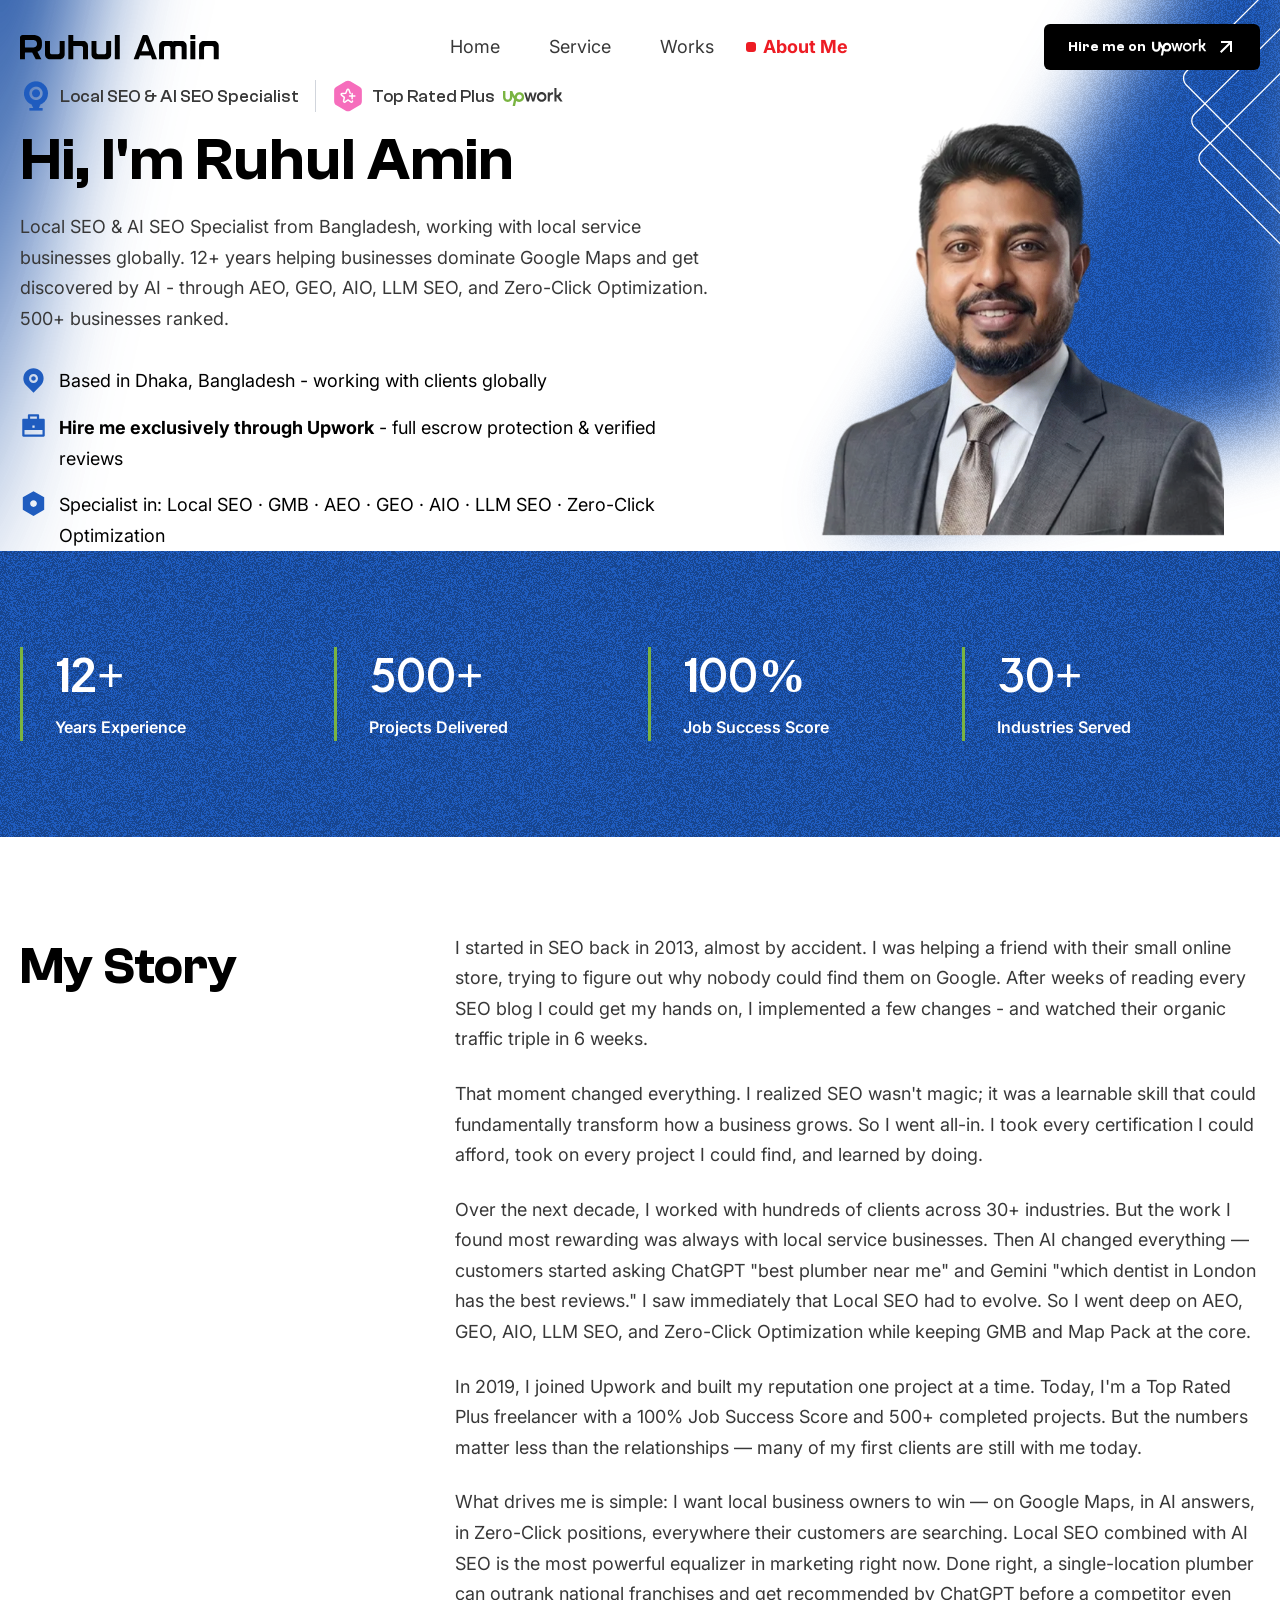
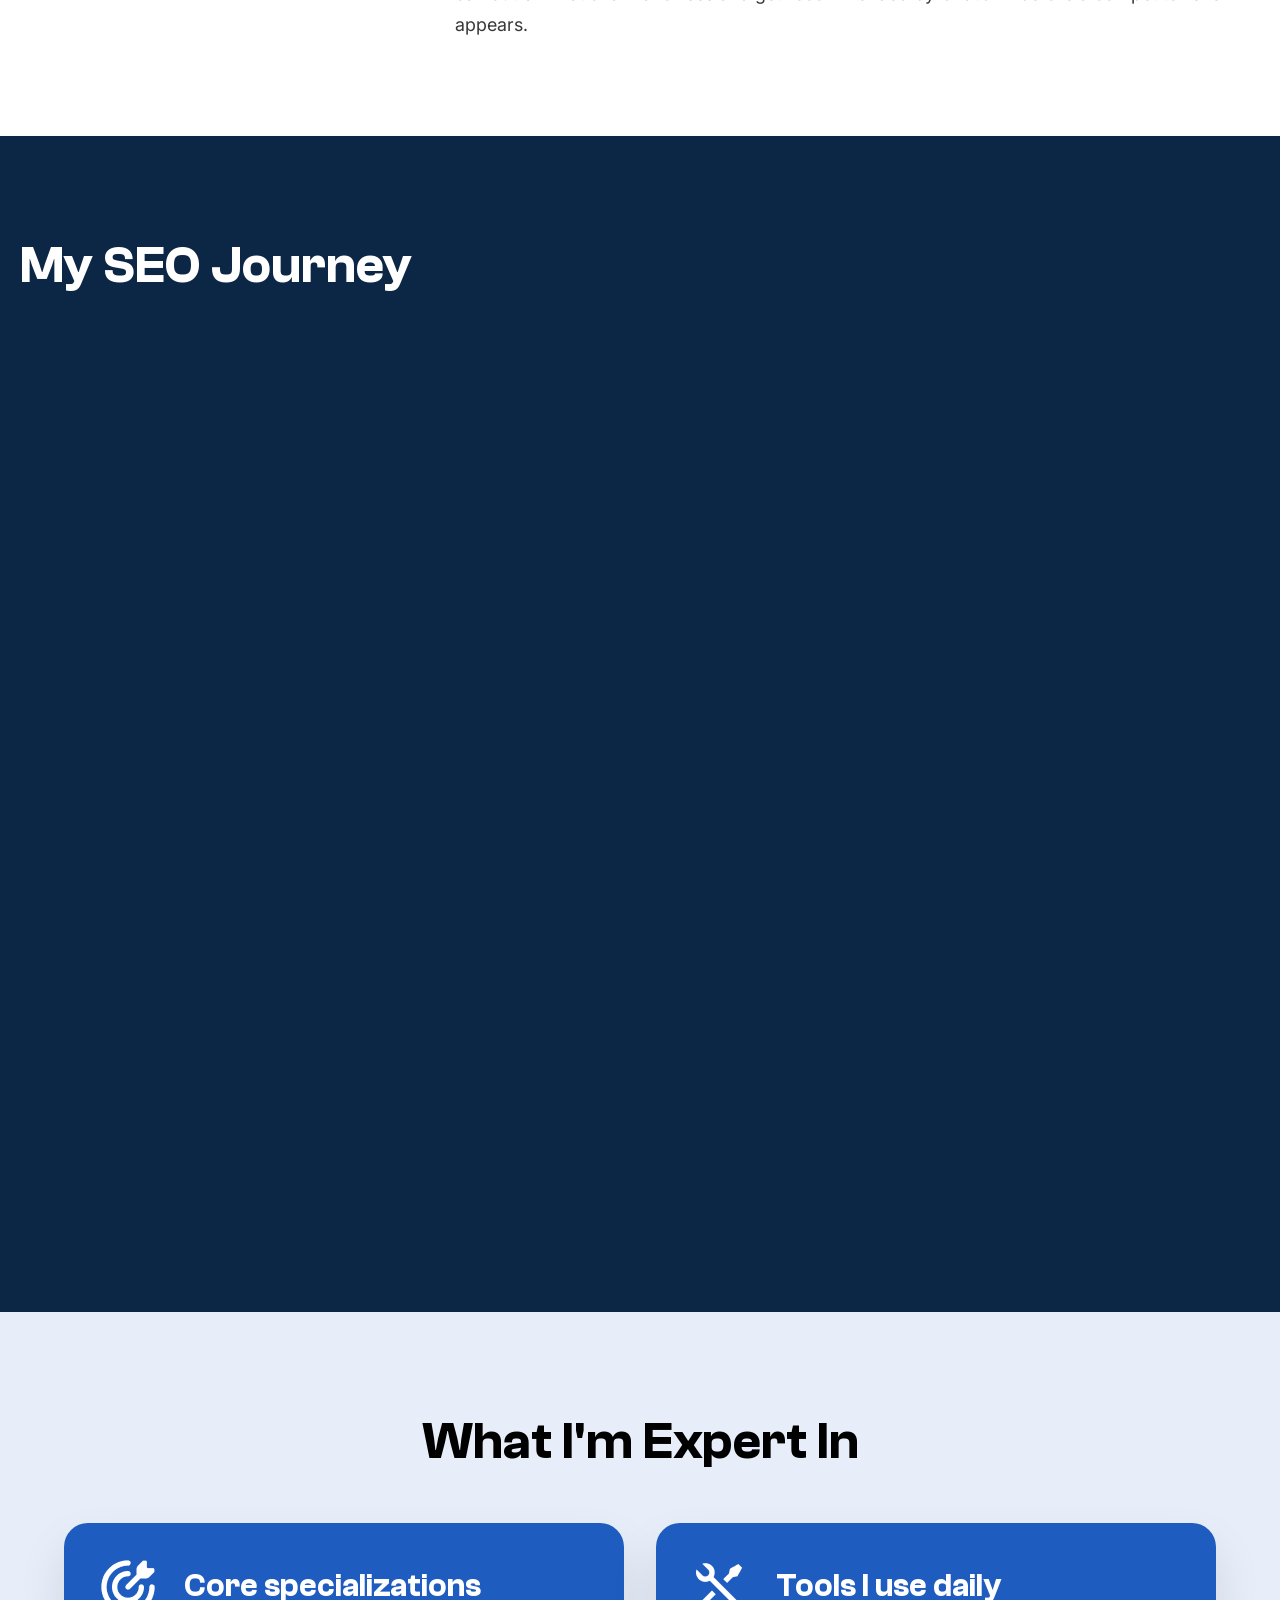
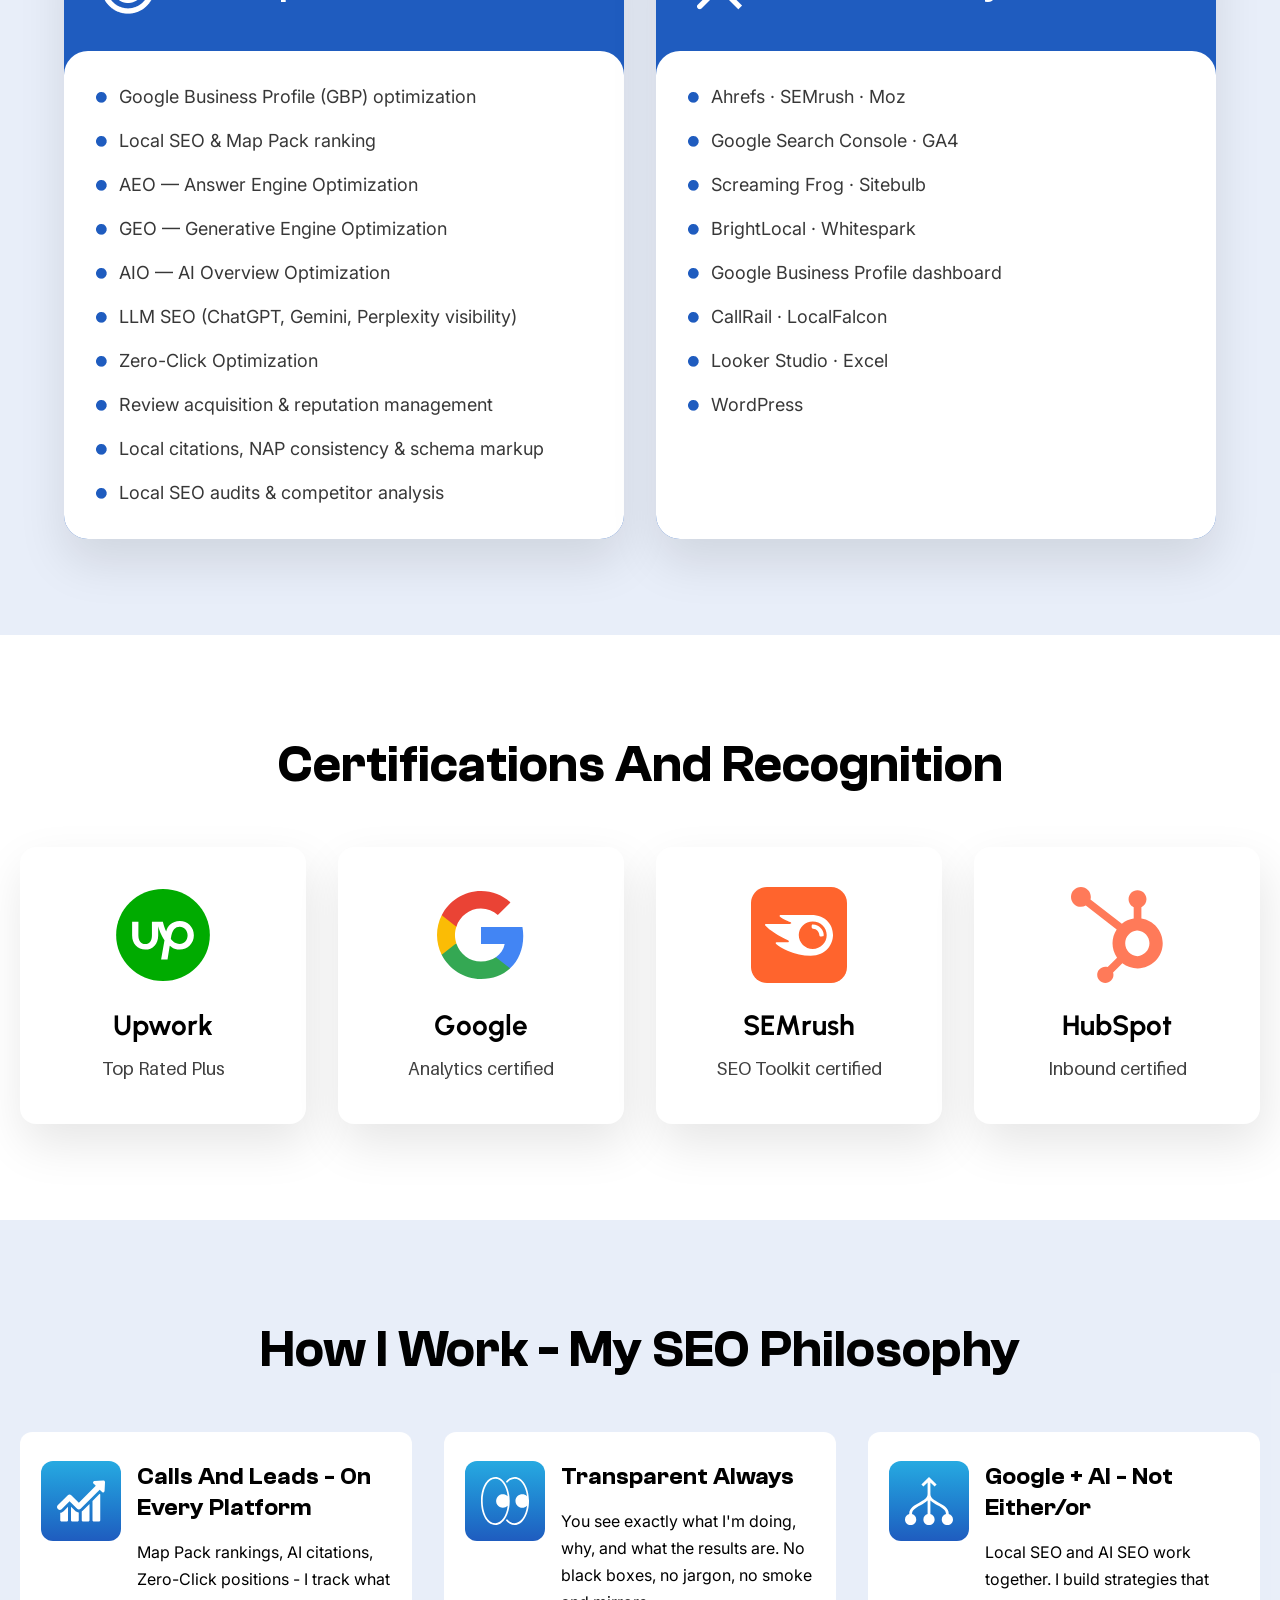
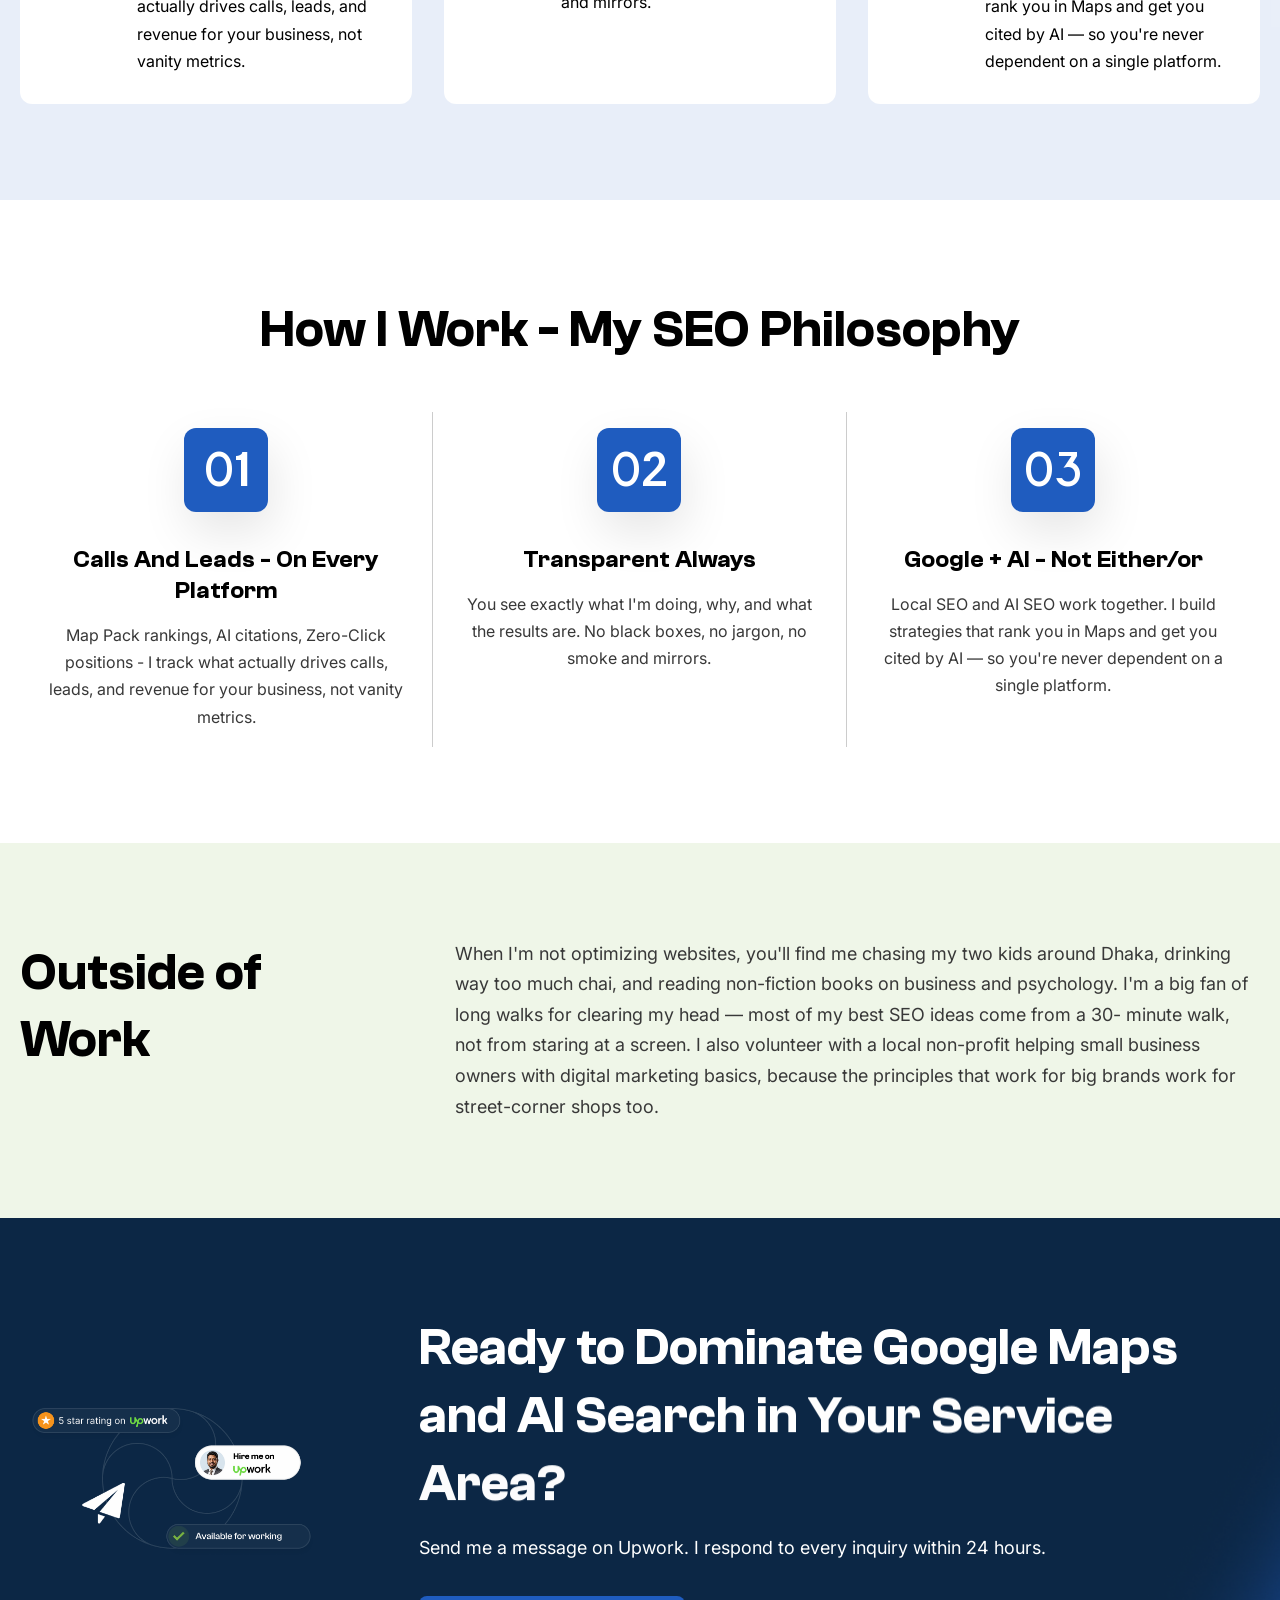
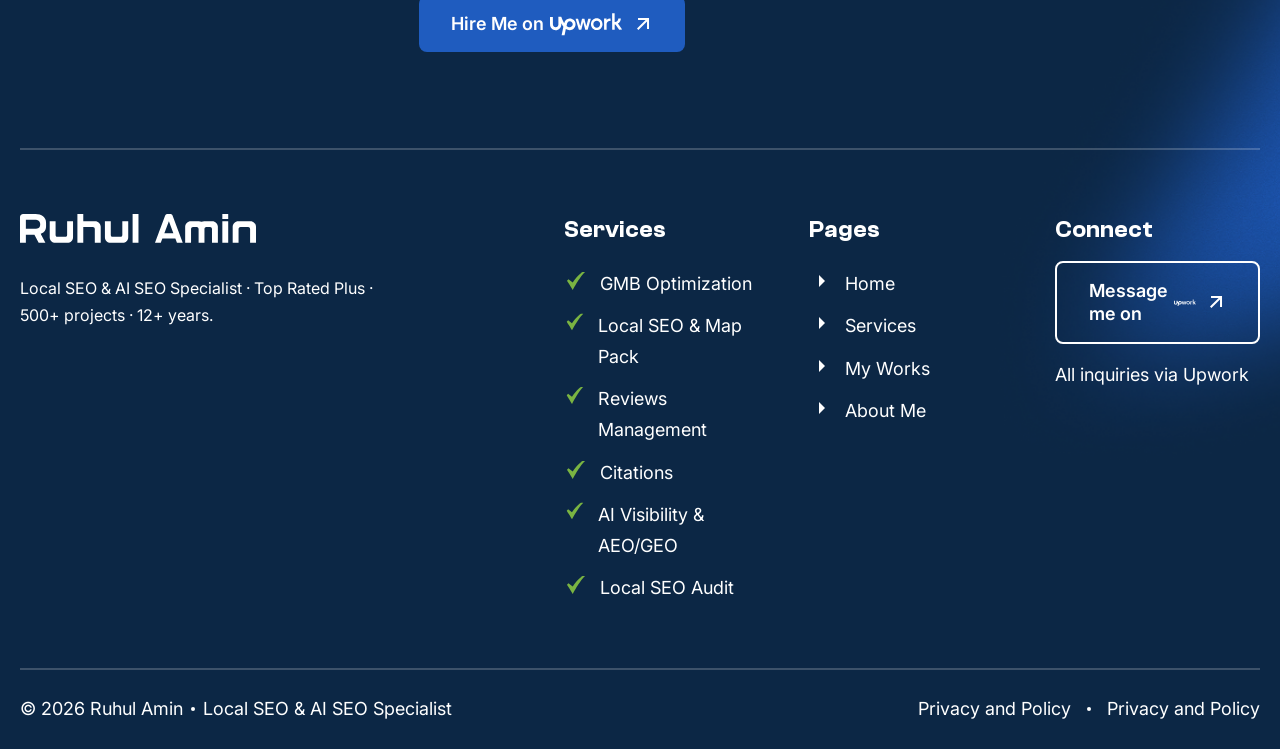
<file: about.html>
<!DOCTYPE html>
<html lang="en">

<head>
    <meta charset="UTF-8">
    <meta name="viewport" content="width=device-width, initial-scale=1.0">
    <title>Ruhul Amin</title>
    <link rel="stylesheet" href="assets/css/splide.min.css">
    <link rel="stylesheet" href="assets/css/style.css">
</head>

<body>

    <!-- navbar start -->
    <nav id="navbar" class="">


        <div class="container">
            <div class="navbar-inner sm:py-6 py-3">

                <!-- Left Logo -->
                <div class="navbar-logo-wrap">
                    <a href="index.html" class="navbar-logo">
                        <img src="assets/images/Logo.svg" alt="Ruhul amin">
                    </a>
                </div>

                <!-- Center Navigation -->
                <ul class="navbar-links">
                    <li class="nav-item ">
                        <a href="index.html">
                            <span class="nav-dot"></span>
                            <span class="nav-label">Home</span>
                        </a>
                    </li>

                    <li class="nav-item ">
                        <a href="service.html">
                            <span class="nav-dot"></span>
                            <span class="nav-label">Service</span>
                        </a>
                    </li>

                    <li class="nav-item ">
                        <a href="work.html">
                            <span class="nav-dot"></span>
                            <span class="nav-label">Works</span>
                        </a>
                    </li>

                    <li class="nav-item active">
                        <a href="about.html">
                            <span class="nav-dot"></span>
                            <span class="nav-label">About Me</span>
                        </a>
                    </li>
                </ul>

                <!-- Right CTA + Hamburger -->
                <div class="navbar-right">

                    <a href="#" class="navbar-cta" id="navbarCta">
                        <span class="cta-text flex items-center gap-1.5">
                            Hire me on
                            <span>
                                <img src="assets/images/white-upwork.svg" class="img-fluid upwork-img" alt="upwork">
                            </span>
                        </span>

                        <span class="cta-arrow-wrap" aria-hidden="true">
                            <svg class="arrow-cur" width="18" height="18" viewBox="0 0 20 20" fill="none">
                                <path
                                    d="M14.0032 7.41421L5.39663 16.0208L3.98242 14.6066L12.589 6H5.00324V4H16.0032V15H14.0032V7.41421Z"
                                    fill="#fff" />
                            </svg>

                            <svg class="arrow-nxt" width="18" height="18" viewBox="0 0 20 20" fill="none">
                                <path
                                    d="M14.0032 7.41421L5.39663 16.0208L3.98242 14.6066L12.589 6H5.00324V4H16.0032V15H14.0032V7.41421Z"
                                    fill="#fff" />
                            </svg>
                        </span>
                    </a>

                    <!-- Hamburger -->
                    <button id="hamburger" aria-label="Toggle menu">
                        <span class="ham-top"></span>
                        <span class="ham-mid"></span>
                        <span class="ham-bot"></span>
                    </button>

                </div>

            </div>
        </div>

        <!-- Mobile Menu -->
        <div id="mobile-menu">
            <div class="container">
                <div class="mobile-menu-inner">
                    <ul>
                        <li><a href="index.html">Home</a></li>
                        <li><a href="service.html">Service</a></li>
                        <li><a href="work.html">Works</a></li>
                        <li><a href="about.html">About Me</a></li>

                        <li>
                            <a href="#" class="navbar-cta inline-flex mt-2 justify-center" id="mobileNavCta">
                                <span class="cta-text flex items-center gap-1.5">
                                    Hire me on
                                    <span>
                                        <img src="assets/images/white-upwork.svg" class="img-fluid upwork-img"
                                            alt="upwork">
                                    </span>
                                </span>
                            </a>
                        </li>

                    </ul>
                </div>
            </div>
        </div>

    </nav>
    <!-- navbar end -->

    <!-- banner section start  -->
    <section class=" sm:pt-20 pt-20 relative ">
        <!--  -->
        <div class="hidden lg:block absolute top-0 left-0 select-none pointer-events-none">
            <img src="assets/images/top-left-color-shape.svg"
                class="w-16 sm:w-24 md:w-40 lg:w-auto h-auto select-none" />
        </div>


        <div class="hidden lg:block absolute top-0 right-0 select-none pointer-events-none">
            <img src="assets/images/top-right-shapes.svg" class="w-62.5 sm:w-100 md:w-125 select-none" />
        </div>

        <div class="container relative z-40 font-clash">

            <div class="grid grid-cols-1 lg:grid-cols-12 gap-12 items-center text-center md:text-start">

                <!-- Left Content Column -->
                <div class="lg:col-span-7 flex flex-col  text-dark2">

                    <!-- Badge Row -->
                    <div
                        class="flex flex-col sm:flex-row sm:items-center text-sm md:text-base lg:text-lg text-dark2 font-medium leading-[150%] gap-0 sm:divide-x sm:divide-gray-300">

                        <!-- Local SEO -->
                        <span
                            class="flex items-center justify-center sm:justify-start gap-2 sm:pr-4 text-center sm:text-left">
                            <img src="assets/images/blue-location.png" alt="location"
                                class="w-5 h-5 sm:w-auto sm:h-auto" />
                            <span>Local SEO & AI SEO Specialist</span>
                        </span>

                        <!-- Upwork Badge -->
                        <span
                            class="flex items-center justify-center sm:justify-start gap-2 sm:pl-4 text-center sm:text-left">
                            <img src="assets/images/pentagon-shape.svg" alt="top rated plus"
                                class="w-5 h-5 sm:w-auto sm:h-auto" />

                            <span>Top Rated Plus</span>

                            <img src="assets/images/green-upwork.svg" alt="upwork logo"
                                class="w-14  sm:w-auto sm:h-auto" />
                        </span>

                    </div>

                    <!-- Main Heading -->
                    <h1 class="text-black text-[32px] sm:text-[42px] lg:text-[60px] font-semibold leading-[120%] mt-3">
                        Hi, I'm Ruhul Amin
                    </h1>

                    <!-- Paragraph Description -->
                    <p
                        class="text-dark2 font-inter text-sm sm:text-base md:text-lg font-normal leading-[130%] sm:leading-[150%] md:leading-[170%] mt-4">
                        Local SEO & AI SEO Specialist from Bangladesh, working with local service businesses globally.
                        12+ years helping businesses dominate Google Maps and get discovered by AI - through AEO, GEO,
                        AIO, LLM SEO, and Zero-Click Optimization. 500+ businesses ranked.
                    </p>

                    <!-- Bullet Feature List -->
                    <div class="flex flex-col gap-4 font-inter mt-8 text-start">

                        <!-- Feature 1 -->
                        <div class="flex items-start gap-3">
                            <div class="shrink-0 w-5 md:w-6.75">
                                <img src="assets/images/about-map-pin.svg" alt="location" class="w-full" />
                            </div>
                            <p
                                class="text-black text-sm sm:text-base md:text-lg font-normal leading-[130%] sm:leading-[150%] md:leading-[170%]">
                                Based in Dhaka, Bangladesh - working with clients globally
                            </p>
                        </div>

                        <!-- Feature 2 -->
                        <div class="flex items-start gap-3">
                            <div class="shrink-0 w-5 md:w-6.75">
                                <img src="assets/images/about-briefcase-fill.svg" alt="briefcase" class="w-full" />
                            </div>
                            <p
                                class="text-black text-sm sm:text-base md:text-lg font-normal leading-[130%] sm:leading-[150%] md:leading-[170%]">
                                <span class="font-bold">Hire me exclusively through Upwork</span> - full
                                escrow protection & verified reviews
                            </p>
                        </div>

                        <!-- Feature 3 -->
                        <div class="flex items-start gap-3">
                            <div class="shrink-0 w-5 md:w-6.75">
                                <img src="assets/images/about-settings-fill.svg" alt="setting" class="w-full" />
                            </div>
                            <p
                                class="text-black text-sm sm:text-base md:text-lg font-normal leading-[130%] sm:leading-[150%] md:leading-[170%]">
                                Specialist in: Local SEO · GMB · AEO · GEO · AIO · LLM SEO · Zero-Click Optimization
                            </p>
                        </div>

                    </div>
                </div>

                <!-- Right Profile Image Column -->
                <div class="lg:col-span-5 flex justify-center lg:justify-end select-none pointer-events-none">
                    <div class="relative w-full max-w-100 md:max-w-161.75">
                        <img src="assets/images/about-ruhul-amin.webp" alt="Ruhul Amin"
                            class="w-full h-auto object-cover block relative z-10 select-none reveal-image" />
                    </div>
                </div>

            </div>
        </div>
        </div>
    </section>
    <!-- banner section end -->

    <!-- project timeline  -->
    <section class="section-padding bg-cover bg-center relative overflow-hidden"
        style="background-image: url('./assets/images/brand-bg.svg');">
        <div class="container relative z-10">
            <div class="grid grid-cols-2 md:grid-cols-4 gap-8 md:gap-4">

                <!-- Stat 1 -->
                <div class="pl-4 md:pl-8 border-l-[3px] border-green ">
                    <span
                        class="text-white font-relevance text-3xl md:text[42px] lg:text-[48px] font-bold leading-[100%] md:leading-[120%] block mb-2.5">
                        <span class="counter" data-target="12" data-suffix="+">0</span>
                    </span>
                    <span class="text-white text-sm md:text-base font-semibold leading-[120%] md:leading-[160%]">
                        Years Experience
                    </span>
                </div>

                <!-- Stat 2 -->
                <div class="pl-4 md:pl-8 border-l-[3px] border-green">
                    <span
                        class="text-white font-relevance text-3xl md:text[42px] lg:text-[48px] font-bold leading-[100%] md:leading-[120%] block mb-2.5">
                        <span class="counter" data-target="500" data-suffix="+">0</span>
                    </span>
                    <span class="text-white text-sm md:text-base font-semibold leading-[120%] md:leading-[160%]">
                        Projects Delivered
                    </span>
                </div>

                <!-- Stat 3 -->
                <div class="pl-4 md:pl-8 border-l-[3px] border-green">
                    <span
                        class="text-white font-relevance text-3xl md:text[42px] lg:text-[48px] font-bold leading-[100%] md:leading-[120%] block mb-2.5">
                        <span class="counter" data-target="100" data-suffix="%">0</span>
                    </span>
                    <span class="text-white text-sm md:text-base font-semibold leading-[120%] md:leading-[160%]">
                        Job Success Score
                    </span>
                </div>

                <!-- Stat 4 -->
                <div class="pl-4 md:pl-8 border-l-[3px] border-green ">
                    <span
                        class="text-white font-relevance text-3xl md:text[42px] lg:text-[48px] font-bold leading-[100%] md:leading-[120%] block mb-2.5">
                        <span class="counter" data-target="30" data-suffix="+">0</span>
                    </span>
                    <span class="text-white text-sm md:text-base font-semibold leading-[120%] md:leading-[160%]">
                        Industries Served
                    </span>
                </div>

            </div>
        </div>
    </section>
    <!-- project timeline  -->

    <!-- My story -->
    <section class="section-padding">
        <div class="container">
            <div class="grid grid-cols-1 lg:grid-cols-12 gap-3 md:gap-8 lg:gap-16 items-start">

                <!-- Left Sticky/Static Heading Column -->
                <div class="lg:col-span-4 lg:sticky lg:top-32 font-clash">
                    <h2
                        class="text-black text-[24px] sm:text-[28px]  md:text-[42px] lg:text-[52px] font-semibold leading-[100%] md:leading-[130%]">
                        My Story
                    </h2>
                </div>

                <!-- Right Copy Paragraphs Column -->
                <div
                    class="lg:col-span-8 text-dark2 font-inter text-sm sm:text-base md:text-lg font-normal leading-[130%] sm:leading-[150%] md:leading-[170%] space-y-3 md:space-y-6">

                    <p>
                        I started in SEO back in 2013, almost by accident. I was helping a friend with their small
                        online
                        store, trying to figure out why nobody could find them on Google. After weeks of reading every
                        SEO
                        blog I could get my hands on, I implemented a few changes - and watched their organic traffic
                        triple
                        in 6 weeks.
                    </p>

                    <p>
                        That moment changed everything. I realized SEO wasn't magic; it was a learnable skill that could
                        fundamentally transform how a business grows. So I went all-in. I took every certification I
                        could
                        afford, took on every project I could find, and learned by doing.
                    </p>

                    <p>
                        Over the next decade, I worked with hundreds of clients across 30+ industries. But the work I
                        found
                        most rewarding was always with local service businesses. Then AI changed everything — customers
                        started asking ChatGPT "best plumber near me" and Gemini "which dentist in London has the best
                        reviews." I saw immediately that Local SEO had to evolve. So I went deep on AEO, GEO, AIO, LLM
                        SEO,
                        and Zero-Click Optimization while keeping GMB and Map Pack at the core.
                    </p>

                    <p>
                        In 2019, I joined Upwork and built my reputation one project at a time. Today, I'm a Top Rated
                        Plus
                        freelancer with a 100% Job Success Score and 500+ completed projects. But the numbers matter
                        less
                        than the relationships — many of my first clients are still with me today.
                    </p>

                    <p>
                        What drives me is simple: I want local business owners to win — on Google Maps, in AI answers,
                        in
                        Zero-Click positions, everywhere their customers are searching. Local SEO combined with AI SEO
                        is
                        the most powerful equalizer in marketing right now. Done right, a single-location plumber can
                        outrank national franchises and get recommended by ChatGPT before a competitor even appears.
                    </p>

                </div>

            </div>
        </div>
    </section>
    <!-- My story -->

    <!-- My SEO Journey -->
    <section class="w-full bg-[#0C2745] section-padding text-white font-clash ">
        <div class="container mx-auto grid grid-cols-1 md:grid-cols-12 gap-12 md:gap-8 items-start">

                    <!-- Left Sticky/Static Heading Column -->
                    <div class="lg:col-span-4 lg:sticky lg:top-32 self-start font-clash">
                        <h2
                            class="text-white text-[24px] sm:text-[28px]  md:text-[42px] lg:text-[52px] font-semibold leading-[100%] md:leading-[130%]">
                            My SEO Journey
                        </h2>
                    </div>

            <div class="md:col-span-8 space-y-0">

                <!-- item -->
                <div class="timeline-item flex items-start group">

                    <div class="flex flex-col items-center mr-6 sm:mr-10 shrink-0">
                        <div class="timeline-dot w-2 h-2 sm:w-2.5 sm:h-2.5 rounded-full bg-white ring-4 ring-white/20 aspect-square mt-[10px] sm:mt-[14px]"></div>

                        <div class="w-6 h-16 sm:h-20 my-2 flex items-center justify-center">
                            <img src="assets/images/about-journey-arrow.svg" alt="Arrow Down"
                                class="timeline-arrow h-full object-contain opacity-60" />
                        </div>
                    </div>

                    <div class="pb-10 text-left timeline-content flex-1 grid grid-cols-1 sm:grid-cols-12 gap-1 sm:gap-6">
                        
                        <div class="sm:col-span-2 shrink-0">
                            <span class="timeline-year font-clash text white text-xl sm:text-2xl md:text-[32px] font-semibold leading-[100%] md:leading-[130%]">
                                2013
                            </span>
                        </div>

                        <div class="sm:col-span-10">
                            <h3 class="timeline-title font-clash text white text-xl sm:text-2xl md:text-[32px] font-semibold leading-[100%] md:leading-[130%] mb-2 md:mb-4">
                                Started in SEO
                            </h3>
                            <p class="timeline-text font-inter text-sm sm:text-base md:text-lg font-normal leading-[130%] sm:leading-[150%] md:leading-[170%]">
                                First client: a friend's online store. Tripled their traffic in 6 weeks. Hooked for life.
                            </p>
                        </div>

                    </div>

                </div>
                <!-- item -->
                <div class="timeline-item flex items-start group">

                    <div class="flex flex-col items-center mr-6 sm:mr-10 shrink-0">
                        <div class="timeline-dot w-2 h-2 sm:w-2.5 sm:h-2.5 rounded-full bg-white ring-4 ring-white/20 aspect-square mt-[10px] sm:mt-[14px]"></div>

                        <div class="w-6 h-16 sm:h-20 my-2 flex items-center justify-center">
                            <img src="assets/images/about-journey-arrow.svg" alt="Arrow Down"
                                class="timeline-arrow h-full object-contain opacity-60" />
                        </div>
                    </div>

                    <div class="pb-10 text-left timeline-content flex-1 grid grid-cols-1 sm:grid-cols-12 gap-1 sm:gap-6">
                        
                        <div class="sm:col-span-2 shrink-0">
                            <span class="timeline-year font-clash text white text-xl sm:text-2xl md:text-[32px] font-semibold leading-[100%] md:leading-[130%]">
                                2015
                            </span>
                        </div>

                        <div class="sm:col-span-10">
                            <h3 class="timeline-title font-clash text white text-xl sm:text-2xl md:text-[32px] font-semibold leading-[100%] md:leading-[130%] mb-2 md:mb-4">
                                Went full-time
                            </h3>
                            <p class="timeline-text font-inter text-sm sm:text-base md:text-lg font-normal leading-[130%] sm:leading-[150%] md:leading-[170%]">
                                Quit my day job. Started consulting full-time with a roster of 8 clients across e-commerce and local services.
                            </p>
                        </div>

                    </div>

                </div>
                <!-- item -->
                <div class="timeline-item flex items-start group">

                    <div class="flex flex-col items-center mr-6 sm:mr-10 shrink-0">
                        <div class="timeline-dot w-2 h-2 sm:w-2.5 sm:h-2.5 rounded-full bg-white ring-4 ring-white/20 aspect-square mt-[10px] sm:mt-[14px]"></div>

                        <div class="w-6 h-16 sm:h-20 my-2 flex items-center justify-center">
                            <img src="assets/images/about-journey-arrow.svg" alt="Arrow Down"
                                class="timeline-arrow h-full object-contain opacity-60" />
                        </div>
                    </div>

                    <div class="pb-10 text-left timeline-content flex-1 grid grid-cols-1 sm:grid-cols-12 gap-1 sm:gap-6">
                        
                        <div class="sm:col-span-2 shrink-0">
                            <span class="timeline-year font-clash text white text-xl sm:text-2xl md:text-[32px] font-semibold leading-[100%] md:leading-[130%]">
                                2019
                            </span>
                        </div>

                        <div class="sm:col-span-10">
                            <h3 class="timeline-title font-clash text white text-xl sm:text-2xl md:text-[32px] font-semibold leading-[100%] md:leading-[130%] mb-2 md:mb-4">
                                Joined Upwork
                            </h3>
                            <p class="timeline-text font-inter text-sm sm:text-base md:text-lg font-normal leading-[130%] sm:leading-[150%] md:leading-[170%]">
                                Built my reputation one 5-star review at a time. Crossed 100 completed projects within 18 months.
                            </p>
                        </div>

                    </div>

                </div>
                <!-- item -->
                <div class="timeline-item flex items-start group">

                    <div class="flex flex-col items-center mr-6 sm:mr-10 shrink-0">
                        <div class="timeline-dot w-2 h-2 sm:w-2.5 sm:h-2.5 rounded-full bg-white ring-4 ring-white/20 aspect-square mt-[10px] sm:mt-[14px]"></div>

                        <div class="w-6 h-16 sm:h-20 my-2 flex items-center justify-center">
                            <img src="assets/images/about-journey-arrow.svg" alt="Arrow Down"
                                class="timeline-arrow h-full object-contain opacity-60" />
                        </div>
                    </div>

                    <div class="pb-10 text-left timeline-content flex-1 grid grid-cols-1 sm:grid-cols-12 gap-1 sm:gap-6">
                        
                        <div class="sm:col-span-2 shrink-0">
                            <span class="timeline-year font-clash text white text-xl sm:text-2xl md:text-[32px] font-semibold leading-[100%] md:leading-[130%]">
                                2022
                            </span>
                        </div>

                        <div class="sm:col-span-10">
                            <h3 class="timeline-title font-clash text white text-xl sm:text-2xl md:text-[32px] font-semibold leading-[100%] md:leading-[130%] mb-2 md:mb-4">
                                Achieved Top Rated Plus
                            </h3>
                            <p class="timeline-text font-inter text-sm sm:text-base md:text-lg font-normal leading-[130%] sm:leading-[150%] md:leading-[170%]">
                            Reached the highest tier on Upwork. Focused exclusively on Local SEO and GMB for service businesses.
                            </p>
                        </div>

                    </div>

                </div>
                <!-- item -->
                <div class="timeline-item flex items-start group">

                    <div class="flex flex-col items-center mr-6 sm:mr-10 shrink-0">
                        <div class="timeline-dot w-2 h-2 sm:w-2.5 sm:h-2.5 rounded-full bg-white ring-4 ring-white/20 aspect-square mt-[10px] sm:mt-[14px]"></div>

                        <div class="w-6 h-16 sm:h-20 my-2 flex items-center justify-center">
                            <img src="assets/images/about-journey-arrow.svg" alt="Arrow Down"
                                class="timeline-arrow h-full object-contain opacity-60" />
                        </div>
                    </div>

                    <div class="pb-10 text-left timeline-content flex-1 grid grid-cols-1 sm:grid-cols-12 gap-1 sm:gap-6">
                        
                        <div class="sm:col-span-2 shrink-0">
                            <span class="timeline-year font-clash text white text-xl sm:text-2xl md:text-[32px] font-semibold leading-[100%] md:leading-[130%]">
                                2024
                            </span>
                        </div>

                        <div class="sm:col-span-10">
                            <h3 class="timeline-title font-clash text white text-xl sm:text-2xl md:text-[32px] font-semibold leading-[100%] md:leading-[130%] mb-2 md:mb-4">
                            500+ Projects Milestone
                            </h3>
                            <p class="timeline-text font-inter text-sm sm:text-base md:text-lg font-normal leading-[130%] sm:leading-[150%] md:leading-[170%]">
                            Crossed 500 completed projects with a 100% Job Success Score. Ranked clients in 50+ cities globally.
                            </p>
                        </div>

                    </div>

                </div>
                <!-- item -->
                <div class="timeline-item flex items-start group">

                    <div class="flex flex-col items-center mr-6 sm:mr-10 shrink-0">
                        <div class="timeline-dot w-2 h-2 sm:w-2.5 sm:h-2.5 rounded-full bg-white ring-4 ring-white/20 aspect-square mt-[10px] sm:mt-[14px]"></div>

                        <div class="w-6 h-16 sm:h-20 my-2 flex items-center justify-center">
                            <img src="assets/images/about-journey-arrow.svg" alt="Arrow Down"
                                class="timeline-arrow h-full object-contain opacity-60" />
                        </div>
                    </div>

                    <div class="pb-10 text-left timeline-content flex-1 grid grid-cols-1 sm:grid-cols-12 gap-1 sm:gap-6">
                        
                        <div class="sm:col-span-2 shrink-0">
                            <span class="timeline-year font-clash text white text-xl sm:text-2xl md:text-[32px] font-semibold leading-[100%] md:leading-[130%]">
                                2026
                            </span>
                        </div>

                        <div class="sm:col-span-10">
                            <h3 class="timeline-title font-clash text white text-xl sm:text-2xl md:text-[32px] font-semibold leading-[100%] md:leading-[130%] mb-2 md:mb-4">
                                Today
                            </h3>
                            <p class="timeline-text font-inter text-sm sm:text-base md:text-lg font-normal leading-[130%] sm:leading-[150%] md:leading-[170%]">
                                Helping 20+ active local businesses dominate Google Maps and AI search. Specializing in Local SEO + AEO, GEO, AIO, LLM SEO, and Zero-Click Optimization. Taking new projects via Upwork.
                            </p>
                        </div>

                    </div>

                </div>

            </div>
        </div>
    </section>
    <!-- My SEO Journey -->

    <!-- What I'm Expert In -->
    <section class="section-padding bg-main/10">
        <div class="container">

            <!-- section heading -->
            <div class="text-center  mx-auto mb-5 sm:mb-8 md:mb-12 font-clash">
                <h2
                    class="text-[24px] sm:text-[28px]  md:text-[42px] lg:text-[52px] font-semibold leading-[100%] md:leading-[130%]  mb-2 md:mb-4">
                    What I'm Expert In
                </h2>
            </div>

            <!-- Cards Container -->
            <div class="grid grid-cols-1 md:grid-cols-2 gap-4 md:gap-8 max-w-6xl mx-auto items-stretch">

                <!-- LEFT CARD -->
                <div
                    class=" bg-main rounded-xl md:rounded-2xl lg:rounded-3xl overflow-hidden h-full flex flex-col shadow-[0_24px_48px_0_rgba(0,0,0,0.10)]">

                    <!-- Header  -->
                    <div class="p-4 sm:p-5 md:p-8 flex items-center gap-4 md:gap-6 text-white">
                        <div class="w-8.75 sm:w-12.5 md:w-16 shrink-0 flex items-center justify-center">
                            <img src="assets/images/about-target-fill.png" class="w-full h-full object-contain" />
                        </div>
                        <h3 class="font-clash text-lg sm:text-xl md:text-[32px] font-semibold leading-[130%]">
                            Core specializations
                        </h3>
                    </div>

                    <!-- Content -->
                    <div class="bg-white rounded-t-xl md:rounded-t-2xl lg:rounded-t-3xl p-4 sm:p-5 md:p-8 flex-1">
                        <ul class="space-y-2 md:space-y-4 font-inter text-dark2 text-sm sm:text-base md:text-lg">
                            <li class="flex items-center gap-3">
                                <span class="w-2 md:w-2.75 shrink-0 flex items-center justify-center">
                                    <img src="assets/images/about-blue-dot.png" class="w-full" />
                                </span>
                                <span>Google Business Profile (GBP) optimization</span>
                            </li>
                            <li class="flex items-center gap-3">
                                <span class="w-2 md:w-2.75 shrink-0 flex items-center justify-center">
                                    <img src="assets/images/about-blue-dot.png" class="w-full" />
                                </span>
                                <span>Local SEO & Map Pack ranking</span>
                            </li>
                            <li class="flex items-center gap-3">
                                <span class="w-2 md:w-2.75 shrink-0 flex items-center justify-center">
                                    <img src="assets/images/about-blue-dot.png" class="w-full" />
                                </span>
                                <span>AEO — Answer Engine Optimization</span>
                            </li>
                            <li class="flex items-center gap-3">
                                <span class="w-2 md:w-2.75 shrink-0 flex items-center justify-center">
                                    <img src="assets/images/about-blue-dot.png" class="w-full" />
                                </span>
                                <span>GEO — Generative Engine Optimization</span>
                            </li>
                            <li class="flex items-center gap-3">
                                <span class="w-2 md:w-2.75 shrink-0 flex items-center justify-center">
                                    <img src="assets/images/about-blue-dot.png" class="w-full" />
                                </span>
                                <span>AIO — AI Overview Optimization</span>
                            </li>
                            <li class="flex items-center gap-3">
                                <span class="w-2 md:w-2.75 shrink-0 flex items-center justify-center">
                                    <img src="assets/images/about-blue-dot.png" class="w-full" />
                                </span>
                                <span>LLM SEO (ChatGPT, Gemini, Perplexity visibility)</span>
                            </li>
                            <li class="flex items-center gap-3">
                                <span class="w-2 md:w-2.75 shrink-0 flex items-center justify-center">
                                    <img src="assets/images/about-blue-dot.png" class="w-full" />
                                </span>
                                <span>Zero-Click Optimization</span>
                            </li>
                            <li class="flex items-center gap-3">
                                <span class="w-2 md:w-2.75 shrink-0 flex items-center justify-center">
                                    <img src="assets/images/about-blue-dot.png" class="w-full" />
                                </span>
                                <span>Review acquisition & reputation management</span>
                            </li>
                            <li class="flex items-center gap-3">
                                <span class="w-2 md:w-2.75 shrink-0 flex items-center justify-center">
                                    <img src="assets/images/about-blue-dot.png" class="w-full" />
                                </span>
                                <span>Local citations, NAP consistency & schema markup</span>
                            </li>
                            <li class="flex items-center gap-3">
                                <span class="w-2 md:w-2.75 shrink-0 flex items-center justify-center">
                                    <img src="assets/images/about-blue-dot.png" class="w-full" />
                                </span>
                                <span>Local SEO audits & competitor analysis</span>
                            </li>
                        </ul>
                    </div>
                </div>

                <!-- RIGHT CARD -->
                <div
                    class=" bg-main rounded-xl md:rounded-2xl lg:rounded-3xl overflow-hidden h-full flex flex-col shadow-[0_24px_48px_0_rgba(0,0,0,0.10)]">

                    <!-- Header -->
                    <div class="p-4 sm:p-5 md:p-8 flex items-center gap-4 md:gap-6 text-white">
                        <div class="w-8.75 sm:w-12.5 md:w-16 shrink-0 flex items-center justify-center">
                            <img src="assets/images/about-tools-line.png" class="w-full h-full object-contain" />
                        </div>
                        <h3 class="font-clash text-lg sm:text-xl md:text-[32px] font-semibold leading-[130%]">
                            Tools I use daily
                        </h3>
                    </div>

                    <!-- Content -->
                    <div class="bg-white rounded-t-xl md:rounded-t-2xl lg:rounded-t-3xl p-4 sm:p-5 md:p-8 flex-1">
                        <ul class="space-y-2 md:space-y-4 font-inter text-dark2 text-sm sm:text-base md:text-lg">
                            <li class="flex items-center gap-3">
                                <span class="w-2 md:w-2.75 shrink-0 flex items-center justify-center">
                                    <img src="assets/images/about-blue-dot.png" class="w-full" />
                                </span>
                                <span>Ahrefs · SEMrush · Moz</span>
                            </li>
                            <li class="flex items-center gap-3">
                                <span class="w-2 md:w-2.75 shrink-0 flex items-center justify-center">
                                    <img src="assets/images/about-blue-dot.png" class="w-full" />
                                </span>
                                <span>Google Search Console · GA4</span>
                            </li>
                            <li class="flex items-center gap-3">
                                <span class="w-2 md:w-2.75 shrink-0 flex items-center justify-center">
                                    <img src="assets/images/about-blue-dot.png" class="w-full" />
                                </span>
                                <span>Screaming Frog · Sitebulb</span>
                            </li>
                            <li class="flex items-center gap-3">
                                <span class="w-2 md:w-2.75 shrink-0 flex items-center justify-center">
                                    <img src="assets/images/about-blue-dot.png" class="w-full" />
                                </span>
                                <span>BrightLocal · Whitespark</span>
                            </li>
                            <li class="flex items-center gap-3">
                                <span class="w-2 md:w-2.75 shrink-0 flex items-center justify-center">
                                    <img src="assets/images/about-blue-dot.png" class="w-full" />
                                </span>
                                <span>Google Business Profile dashboard</span>
                            </li>
                            <li class="flex items-center gap-3">
                                <span class="w-2 md:w-2.75 shrink-0 flex items-center justify-center">
                                    <img src="assets/images/about-blue-dot.png" class="w-full" />
                                </span>
                                <span>CallRail · LocalFalcon</span>
                            </li>
                            <li class="flex items-center gap-3">
                                <span class="w-2 md:w-2.75 shrink-0 flex items-center justify-center">
                                    <img src="assets/images/about-blue-dot.png" class="w-full" />
                                </span>
                                <span>Looker Studio · Excel</span>
                            </li>
                            <li class="flex items-center gap-3">
                                <span class="w-2 md:w-2.75 shrink-0 flex items-center justify-center">
                                    <img src="assets/images/about-blue-dot.png" class="w-full" />
                                </span>
                                <span>WordPress</span>
                            </li>
                        </ul>
                    </div>
                </div>

            </div>
        </div>
    </section>
    <!-- What I'm Expert In -->

    <!-- Certificates & recognition -->
    <section class="section-padding">
        <div class="container">

            <!-- section heading -->
            <div class="text-center  mx-auto mb-5 sm:mb-8 md:mb-12 font-clash">
                <h2
                    class="text-[24px] sm:text-[28px]  md:text-[42px] lg:text-[52px] font-semibold leading-[100%] md:leading-[130%]  mb-2 md:mb-4">
                    Certifications And Recognition
                </h2>
            </div>

            <div class="grid grid-cols-2 sm:grid-cols-2 lg:grid-cols-4 gap-3 sm:gap-6 sm:gap-8 justify-items-center">
                <!-- item -->
                <div
                    class="w-full  bg-white rounded-lg sm:rounded-xl md:rounded-2xl px-4 py-6 md:px-6 md:py-10 flex flex-col items-center text-center shadow-[4px_20px_48px_0_rgba(0,0,0,0.10)]">
                    <div class="w-12 sm:w-14 md:w-20 lg:w-24  flex items-center justify-center mb-3 md:mb-6">
                        <img src="assets/images/about-upwork.svg" alt="Upwork Logo"
                            class="max-w-full max-h-full object-contain" />
                    </div>
                    <h3 class="font-urbanist text-black text-xl  md:text-[28px] font-bold leading-[130%] mb-1 md:mb-3">
                        Upwork</h3>
                    <p
                        class="font-aileron text-[#404040] text-base md:text-lg font-normal leading-[120%] sm:leading-[130%] md:leading-[160%]">
                        Top Rated Plus</p>
                </div>
                <!-- item -->
                <div
                    class="w-full  bg-white rounded-lg sm:rounded-xl md:rounded-2xl px-4 py-6 md:px-6 md:py-10 flex flex-col items-center text-center shadow-[4px_20px_48px_0_rgba(0,0,0,0.10)]">
                    <div class="w-12 sm:w-14 md:w-20 lg:w-24  flex items-center justify-center mb-3 md:mb-6">
                        <img src="assets/images/about-google.svg" alt="Google Logo"
                            class="max-w-full max-h-full object-contain" />
                    </div>
                    <h3 class="font-urbanist text-black text-xl  md:text-[28px] font-bold leading-[130%] mb-1 md:mb-3">
                        Google</h3>
                    <p
                        class="font-aileron text-[#404040] text-base md:text-lg font-normal leading-[120%] sm:leading-[130%] md:leading-[160%]">
                        Analytics certified</p>
                </div>
                <!-- item -->
                <div
                    class="w-full  bg-white rounded-lg sm:rounded-xl md:rounded-2xl px-4 py-6 md:px-6 md:py-10 flex flex-col items-center text-center shadow-[4px_20px_48px_0_rgba(0,0,0,0.10)]">
                    <div class="w-12 sm:w-14 md:w-20 lg:w-24  flex items-center justify-center mb-3 md:mb-6">
                        <img src="assets/images/about-semrush.svg" alt="semrush Logo"
                            class="max-w-full max-h-full object-contain" />
                    </div>
                    <h3 class="font-urbanist text-black text-xl  md:text-[28px] font-bold leading-[130%] mb-1 md:mb-3">
                        SEMrush</h3>
                    <p
                        class="font-aileron text-[#404040] text-base md:text-lg font-normal leading-[120%] sm:leading-[130%] md:leading-[160%]">
                        SEO Toolkit certified</p>
                </div>
                <!-- item -->
                <div
                    class="w-full  bg-white rounded-lg sm:rounded-xl md:rounded-2xl px-4 py-6 md:px-6 md:py-10 flex flex-col items-center text-center shadow-[4px_20px_48px_0_rgba(0,0,0,0.10)]">
                    <div class="w-12 sm:w-14 md:w-20 lg:w-24  flex items-center justify-center mb-3 md:mb-6">
                        <img src="assets/images/about-hubspot.svg" alt="Hubspot Logo"
                            class="max-w-full max-h-full object-contain" />
                    </div>
                    <h3 class="font-urbanist text-black text-xl  md:text-[28px] font-bold leading-[130%] mb-1 md:mb-3">
                        HubSpot</h3>
                    <p
                        class="font-aileron text-[#404040] text-base md:text-lg font-normal leading-[120%] sm:leading-[130%] md:leading-[160%]">
                        Inbound certified</p>
                </div>

            </div>
        </div>
    </section>
    <!-- Certificates & recognition -->

    <!-- How I Work - My SEO Philosophy -->
    <section class="section-padding bg-main/10">
        <div class="container ">
            <!-- section heading -->
            <div class="text-center  mx-auto mb-5 sm:mb-8 md:mb-12 font-clash">
                <h2
                    class="text-[24px] sm:text-[28px]  md:text-[42px] lg:text-[52px] font-semibold leading-[100%] md:leading-[130%]  mb-2 md:mb-4">
                    How I Work - My SEO Philosophy
                </h2>
            </div>

            <!-- Cards Grid Layout -->
            <div class="grid grid-cols-1 lg:grid-cols-3 gap-4 md:gap-8 items-stretch">

                <!-- Card 01 -->
                <div
                    class="magnet-item bg-white rounded-lg md:rounded-xl border border-white/20 px-5 py-7 flex flex-col md:flex-row items-start gap-4  ">
                    <!-- Icon with your specified custom gradient block -->
                    <div
                        class="magnet-item-svg w-16 h-16 sm:w-20 sm:h-20 shrink-0 flex items-center justify-center rounded-xl bg-linear-to-b from-[#27AAE1] to-main p-3 sm:p-4">
                        <img src="assets/images/about-line-chart.svg" alt="Calls And Leads"
                            class="w-full h-full object-contain" />
                    </div>
                    <!-- Content Column aligned left relative to the icon -->
                    <div class="text-left">
                        <h3
                            class="font-clash text-black text-lg sm:text-xl md:text-2xl font-semibold leading-[100%] md:leading-[130%] mb-4">
                            Calls And Leads - On Every Platform
                        </h3>
                        <p
                            class="text-sm md:text-base font-normal leading-[130%] sm:leading-[150%] md:leading-[170%] font-inter">
                            Map Pack rankings, AI citations, Zero-Click positions - I track what actually drives calls,
                            leads, and revenue for your business, not vanity metrics.
                        </p>
                    </div>
                </div>
                <!-- Card 02 -->
                <div
                    class="magnet-item bg-white rounded-lg md:rounded-xl border border-white/20 px-5 py-7 flex flex-col md:flex-row items-start gap-4  ">
                    <!-- Icon with your specified custom gradient block -->
                    <div
                        class="magnet-item-svg w-16 h-16 sm:w-20 sm:h-20 shrink-0 flex items-center justify-center rounded-xl bg-linear-to-b from-[#27AAE1] to-main p-3 sm:p-4">
                        <img src="assets/images/about-cartoon.svg" alt="Transparent Always"
                            class="w-full h-full object-contain" />
                    </div>
                    <!-- Content Column aligned left relative to the icon -->
                    <div class="text-left">
                        <h3
                            class="font-clash text-black text-lg sm:text-xl md:text-2xl font-semibold leading-[100%] md:leading-[130%] mb-4">
                            Transparent Always
                        </h3>
                        <p
                            class="text-sm md:text-base font-normal leading-[130%] sm:leading-[150%] md:leading-[170%] font-inter">
                            You see exactly what I'm doing, why, and what the results are. No black boxes, no jargon, no
                            smoke and mirrors.
                        </p>
                    </div>
                </div>
                <!-- Card 03 -->
                <div
                    class="magnet-item bg-white rounded-lg md:rounded-xl border border-white/20 px-5 py-7 flex flex-col md:flex-row items-start gap-4  ">
                    <!-- Icon with your specified custom gradient block -->
                    <div
                        class="magnet-item-svg w-16 h-16 sm:w-20 sm:h-20 shrink-0 flex items-center justify-center rounded-xl bg-linear-to-b from-[#27AAE1] to-main p-3 sm:p-4">
                        <img src="assets/images/about-consolidate.svg" alt="Google AI Not Either"
                            class="w-full h-full object-contain" />
                    </div>
                    <!-- Content Column aligned left relative to the icon -->
                    <div class="text-left">
                        <h3
                            class="font-clash text-black text-lg sm:text-xl md:text-2xl font-semibold leading-[100%] md:leading-[130%] mb-4">
                            Google + AI - Not Either/or
                        </h3>
                        <p
                            class="text-sm md:text-base font-normal leading-[130%] sm:leading-[150%] md:leading-[170%] font-inter">
                            Local SEO and AI SEO work together. I build strategies that rank you in Maps and get you
                            cited by AI — so you're never dependent on a single platform.
                        </p>
                    </div>
                </div>

            </div>
        </div>
    </section>
    <!-- How I Work - My SEO Philosophy -->

    <!-- How i work -->
    <section class="section-padding bg-white">
        <div class="container ">
            <!-- section heading -->
            <div class="text-center  mx-auto mb-5 sm:mb-8 md:mb-12 font-clash">
                <h2
                    class="text-[24px] sm:text-[28px]  md:text-[42px] lg:text-[52px] font-semibold leading-[100%] md:leading-[130%]  mb-2 md:mb-4">
                    How I Work - My SEO Philosophy
                </h2>
            </div>

            <!-- Philosophy Cards Grid -->
            <div class="grid grid-cols-1 md:grid-cols-3 gap-0 divide-y md:divide-y-0 md:divide-x divide-black/20">

                <!-- Column 1 -->
                <div class="flex flex-col items-center text-center px-6 py-8 md:py-4">

                    <div
                        class="w-16 sm:w-21 h-16 sm:h-21 rounded-xl bg-main flex items-center justify-center p-2.75 text-white font-relevance text-[32px] sm:text-[48px] font-bold leading-[130%] shadow-[4px_20px_48px_0_rgba(0,0,0,0.10)]">
                        01
                    </div>

                    <h3
                        class="font-clash text-black text-xl md:text-2xl font-semibold leading-[100%] md:leading-[130%] mb-2 sm:mb-4 mt-2 md:mt-8">
                        Calls And Leads - On Every Platform
                    </h3>

                    <p
                        class="text-dark2 text-sm md:text-base font-normal leading-[130%] md:leading-[150%] lg:leading-[170%]">
                        Map Pack rankings, AI citations, Zero-Click positions - I track what actually drives calls,
                        leads, and revenue for your business, not vanity metrics.
                    </p>

                </div>

                <!-- Column 2 -->
                <div class="flex flex-col items-center text-center px-6 py-8 md:py-4">

                    <div
                        class="w-16 sm:w-21 h-16 sm:h-21 rounded-xl bg-main flex items-center justify-center p-2.75 text-white font-relevance text-[32px] sm:text-[48px] font-bold leading-[130%] shadow-[4px_20px_48px_0_rgba(0,0,0,0.10)]">
                        02
                    </div>

                    <h3
                        class="font-clash text-black text-xl md:text-2xl font-semibold leading-[100%] md:leading-[130%] mb-2 sm:mb-4 mt-2 md:mt-8">
                        Transparent Always
                    </h3>

                    <p
                        class="text-dark2 text-sm md:text-base font-normal leading-[130%] md:leading-[150%] lg:leading-[170%]">
                        You see exactly what I'm doing, why, and what the results are. No black boxes, no jargon, no
                        smoke and mirrors.
                    </p>

                </div>

                <!-- Column 3 -->
                <div class="flex flex-col items-center text-center px-6 py-8 md:py-4">

                    <div
                        class="w-16 sm:w-21 h-16 sm:h-21 rounded-xl bg-main flex items-center justify-center p-2.75 text-white font-relevance text-[32px] sm:text-[48px] font-bold leading-[130%] shadow-[4px_20px_48px_0_rgba(0,0,0,0.10)]">
                        03
                    </div>

                    <h3
                        class="font-clash text-black text-xl md:text-2xl font-semibold leading-[100%] md:leading-[130%] mb-2 sm:mb-4 mt-2 md:mt-8">
                        Google + AI - Not Either/or
                    </h3>

                    <p
                        class="text-dark2 text-sm md:text-base font-normal leading-[130%] md:leading-[150%] lg:leading-[170%]">
                        Local SEO and AI SEO work together. I build strategies that rank you in Maps and get you cited
                        by AI — so you're never dependent on a single platform.
                    </p>

                </div>

            </div>
        </div>
    </section>
    <!-- How i work -->

    <!-- Outside of work -->
    <section class="bg-green/12 section-padding">
        <div class="container">
            <div class="grid grid-cols-1 lg:grid-cols-12 gap-3 md:gap-8 lg:gap-16 items-start">

                <!-- Left Sticky/Static Heading Column -->
                <div class="lg:col-span-4 lg:sticky lg:top-8 font-clash">
                    <h2
                        class="text-black text-[24px] sm:text-[28px]  md:text-[42px] lg:text-[52px] font-semibold leading-[100%] md:leading-[130%]">
                        Outside of Work
                    </h2>
                </div>

                <!-- Right Copy Paragraphs Column -->
                <div
                    class="lg:col-span-8 text-dark2 font-inter text-sm sm:text-base md:text-lg font-normal leading-[130%] sm:leading-[150%] md:leading-[170%] space-y-3 md:space-y-6">

                    <p>
                        When I'm not optimizing websites, you'll find me chasing my two kids around Dhaka, drinking way
                        too much chai, and reading non-fiction books on business and psychology. I'm a big fan of long
                        walks for clearing my head — most of my best SEO ideas come from a 30- minute walk, not from
                        staring at a screen. I also volunteer with a local non-profit helping small business owners with
                        digital marketing basics, because the principles that work for big brands work for street-corner
                        shops too.
                    </p>

                </div>

            </div>
        </div>
    </section>
    <!-- Outside of work -->

    <!-- CTA + Footer section -->
    <section id="cta" class="ruhul-bottom-section  text-white">
        <div class="cta section-padding ">
            <div class="container flex flex-col lg:flex-row items-center gap-10 md:gap-20 lg:gap-24">

                <div
                    class="relative footer-left-content  max-w-146  flex items-center justify-center lg:justify-start select-none pointer-events-none">
                    <img src="assets/images/footer-upwork-circle.png" alt="" class="reveal-image select-none ">
                </div>

                <div class=" text-left lg:text-left max-w-230">
                    <h2
                        class="text-[24px] sm:text-[28px] md:text-[42px] lg:text-[52px] font-semibold leading-[100%] md:leading-[130%] font-clash mb-4 md:mb-4">
                        Ready to Dominate Google Maps and AI Search in Your Service Area?
                    </h2>
                    <p
                        class="text-sm sm:text-base md:text-lg font-normal leading-[130%] sm:leading-[150%] md:leading-[170%]">
                        Send me a message on Upwork. I respond to every inquiry within 24 hours.
                    </p>

                    <div class="mt-4 md:mt-8">
                        <!-- Hire Me on Upwork ── -->
                        <a href="#"
                            class="btn-primary sm:w-auto w-full inline-flex items-center justify-center gap-2.5 bg-main hover:bg-black text-white text-sm sm:text-base md:text-lg font-semibold leading-[130%] md:leading-[132%] px-8 md:py-4 py-2 rounded-lg transition-colors duration-200 overflow-hidden">

                            <span class="flex items-center gap-1.5">
                                Hire Me on
                                <img src="assets/images/white-upwork.svg" alt="Upwork"
                                    class="w-16.5 lg:w-18.25 sm:w-full brightness-0 invert" />
                            </span>

                            <!-- Arrow wrap -->
                            <span class="cta-arrow-wrap" aria-hidden="true">

                                <svg class="arrow-cur" width="20" height="20" viewBox="0 0 20 20" fill="none"
                                    xmlns="http://www.w3.org/2000/svg">
                                    <path
                                        d="M14.0208 7.41421L5.41421 16.0208L4 14.6066L12.6066 6H5.02082V4H16.0208V15H14.0208V7.41421Z"
                                        fill="white" />
                                </svg>

                                <svg class="arrow-nxt" width="20" height="20" viewBox="0 0 20 20" fill="none"
                                    xmlns="http://www.w3.org/2000/svg">
                                    <path
                                        d="M14.0208 7.41421L5.41421 16.0208L4 14.6066L12.6066 6H5.02082V4H16.0208V15H14.0208V7.41421Z"
                                        fill="white" />
                                </svg>

                            </span>
                        </a>
                    </div>
                </div>

            </div>
        </div>

        <footer>
            <div class="container">

                <div class="border-t md:border-t-2 border-white/20"></div>

                <div
                    class="grid grid-cols-1 xl:grid-cols-[376px_minmax(0,1fr)] gap-6 xl:gap-42 lg:py-16 md:py-12 py-10 overflow-hidden">

                    <!-- Left -->
                    <div class="w-full xl:w-94 flex flex-col gap-5 md:gap-8">

                        <span>
                            <img src="assets/images/footer-ruhul-amin.svg" alt="ruhul amin">
                        </span>

                        <p
                            class="text-sm md:text-base font-normal leading-[130%] sm:leading-[150%] md:leading-[170%] max-w-94">
                            Local SEO & AI SEO Specialist · Top Rated Plus · 500+ projects · 12+ years.
                        </p>

                    </div>


                    <!-- Right -->
                    <div class="grid grid-cols-1 sm:grid-cols-2 xl:grid-cols-3 gap-10 min-w-0">


                        <!-- Services -->
                        <div>
                            <h3 class="text-2xl font-semibold leading-[130%] font-clash mb-3 md:mb-6">
                                Services
                            </h3>

                            <ul class="space-y-2 md:space-y-3">
                                <li
                                    class="flex items-start gap-2 md:gap-3 text-white text-sm sm:text-base md:text-lg font-normal leading-[130%] sm:leading-[150%] md:leading-[170%]">
                                    <span class="w-4 sm:w-5 md:w-6 h-auto">
                                        <img src="assets/images/footer-check.svg" alt="icon" class="w-full h-full">
                                    </span>
                                    <span>GMB Optimization</span>
                                </li>
                                <li
                                    class="flex items-start gap-2 md:gap-3 text-white text-sm sm:text-base md:text-lg font-normal leading-[130%] sm:leading-[150%] md:leading-[170%]">
                                    <span class="w-4 sm:w-5 md:w-6 h-auto">
                                        <img src="assets/images/footer-check.svg" alt="icon" class="w-full h-full">
                                    </span>
                                    <span>Local SEO & Map Pack</span>
                                </li>
                                <li
                                    class="flex items-start gap-2 md:gap-3 text-white text-sm sm:text-base md:text-lg font-normal leading-[130%] sm:leading-[150%] md:leading-[170%]">
                                    <span class="w-4 sm:w-5 md:w-6 h-auto">
                                        <img src="assets/images/footer-check.svg" alt="icon" class="w-full h-full">
                                    </span>
                                    <span>Reviews Management</span>
                                </li>
                                <li
                                    class="flex items-start gap-2 md:gap-3 text-white text-sm sm:text-base md:text-lg font-normal leading-[130%] sm:leading-[150%] md:leading-[170%]">
                                    <span class="w-4 sm:w-5 md:w-6 h-auto">
                                        <img src="assets/images/footer-check.svg" alt="icon" class="w-full h-full">
                                    </span>
                                    <span>Citations</span>
                                </li>
                                <li
                                    class="flex items-start gap-2 md:gap-3 text-white text-sm sm:text-base md:text-lg font-normal leading-[130%] sm:leading-[150%] md:leading-[170%]">
                                    <span class="w-4 sm:w-5 md:w-6 h-auto">
                                        <img src="assets/images/footer-check.svg" alt="icon" class="w-full h-full">
                                    </span>
                                    <span>AI Visibility & AEO/GEO</span>
                                </li>
                                <li
                                    class="flex items-start gap-2 md:gap-3 text-white text-sm sm:text-base md:text-lg font-normal leading-[130%] sm:leading-[150%] md:leading-[170%]">
                                    <span class="w-4 sm:w-5 md:w-6 h-auto">
                                        <img src="assets/images/footer-check.svg" alt="icon" class="w-full h-full">
                                    </span>
                                    <span>Local SEO Audit</span>
                                </li>
                            </ul>
                        </div>


                        <!-- Pages -->
                        <div>
                            <h3 class="text-2xl font-semibold leading-[130%] font-clash mb-3 md:mb-6">
                                Pages
                            </h3>

                            <ul class="footer-menu">
                                <a href="index.html">
                                    <li>
                                        <span class="footer-menu-icon">
                                            <img src="assets/images/footer-next.svg" alt="icon">
                                        </span>
                                        <span>Home</span>
                                    </li>
                                </a>

                                <a href="service.html">
                                    <li>
                                        <span class="footer-menu-icon">
                                            <img src="assets/images/footer-next.svg" alt="icon">
                                        </span>
                                        <span>Services</span>
                                    </li>
                                </a>

                                <a href="work.html">
                                    <li>
                                        <span class="footer-menu-icon">
                                            <img src="assets/images/footer-next.svg" alt="icon">
                                        </span>
                                        <span>My Works</span>
                                    </li>
                                </a>

                                <a href="about.html">
                                    <li>
                                        <span class="footer-menu-icon">
                                            <img src="assets/images/footer-next.svg" alt="icon">
                                        </span>
                                        <span>About Me</span>
                                    </li>
                                </a>
                            </ul>
                        </div>


                        <!-- Connect -->
                        <div class="flex flex-col gap-4">

                            <h3 class="text-2xl font-semibold leading-[130%] font-clash">
                                Connect
                            </h3>

                            <a href="#"
                                class="btn-primary sm:w-auto w-full inline-flex items-center justify-center gap-2.5 bg-transparent border-2 border-white hover:bg-white text-white hover:text-black text-sm sm:text-base md:text-lg font-semibold leading-[130%] md:leading-[132%] px-8 md:py-4 py-2 rounded-lg transition-colors duration-200 overflow-hidden">

                                <span class="flex items-center gap-1.5">
                                    Message me on

                                    <span class="upwork-primary-icon">
                                        <img src="assets/images/white-upwork2.svg" alt="Upwork" class="icon-white">
                                        <img src="assets/images/dark-upwork.svg" alt="Upwork" class="icon-dark">
                                    </span>
                                </span>

                                <!-- Arrow wrap -->
                                <span class="cta-arrow-wrap" aria-hidden="true">

                                    <svg class="arrow-cur" width="20" height="20" viewBox="0 0 20 20" fill="none"
                                        xmlns="http://www.w3.org/2000/svg">
                                        <path
                                            d="M14.0208 7.41421L5.41421 16.0208L4 14.6066L12.6066 6H5.02082V4H16.0208V15H14.0208V7.41421Z"
                                            fill="white" />
                                    </svg>

                                    <svg class="arrow-nxt" width="20" height="20" viewBox="0 0 20 20" fill="none"
                                        xmlns="http://www.w3.org/2000/svg">
                                        <path
                                            d="M14.0208 7.41421L5.41421 16.0208L4 14.6066L12.6066 6H5.02082V4H16.0208V15H14.0208V7.41421Z"
                                            fill="#000" />
                                    </svg>

                                </span>
                            </a>

                            <p
                                class="text-sm sm:text-base md:text-lg font-normal leading-[130%] sm:leading-[150%] md:leading-[170%]">
                                All inquiries via Upwork
                            </p>

                        </div>

                    </div>

                </div>

                <div class="border-t md:border-t-2 border-white/20"></div>

                <div
                    class="flex flex-col sm:flex-row sm:items-center sm:justify-between gap-4 py-6 text-sm sm:text-base md:text-lg font-normal leading-[130%] sm:leading-[150%] md:leading-[170%]">
                    <div class="flex flex-wrap items-center gap-2 justify-center sm:justify-start">
                        <span>&copy; 2026 Ruhul Amin</span>
                        <span class="w-1 h-1 rounded-full bg-white"></span>
                        <span>Local SEO & AI SEO Specialist</span>
                    </div>
                    <div class="flex items-center justify-center sm:justify-end gap-4">
                        <a href="#" class="hover:text-white/50 transition-colors">Privacy and Policy</a>
                        <span class="w-1 h-1 rounded-full bg-white"></span>
                        <a href="#" class="hover:text-white/50 transition-colors">Privacy and Policy</a>
                    </div>
                </div>

            </div>
        </footer>
    </section>
    <!-- CTA + Footer section -->



    <script src="assets/js/gsap.min.js"></script>
    <script src="assets/js/ScrollTrigger.min.js"></script>
    <script src="assets/js/SplitText.min.js"></script>
    <script src="assets/js/splide.min.js"></script>
    <script src="assets/js/splide-extension-auto-scroll.min.js">
    </script>
    <script src="assets/js/lenis.min.js"></script>
    <script src="assets/js/script.js"></script>
</body>

</html>
</file>
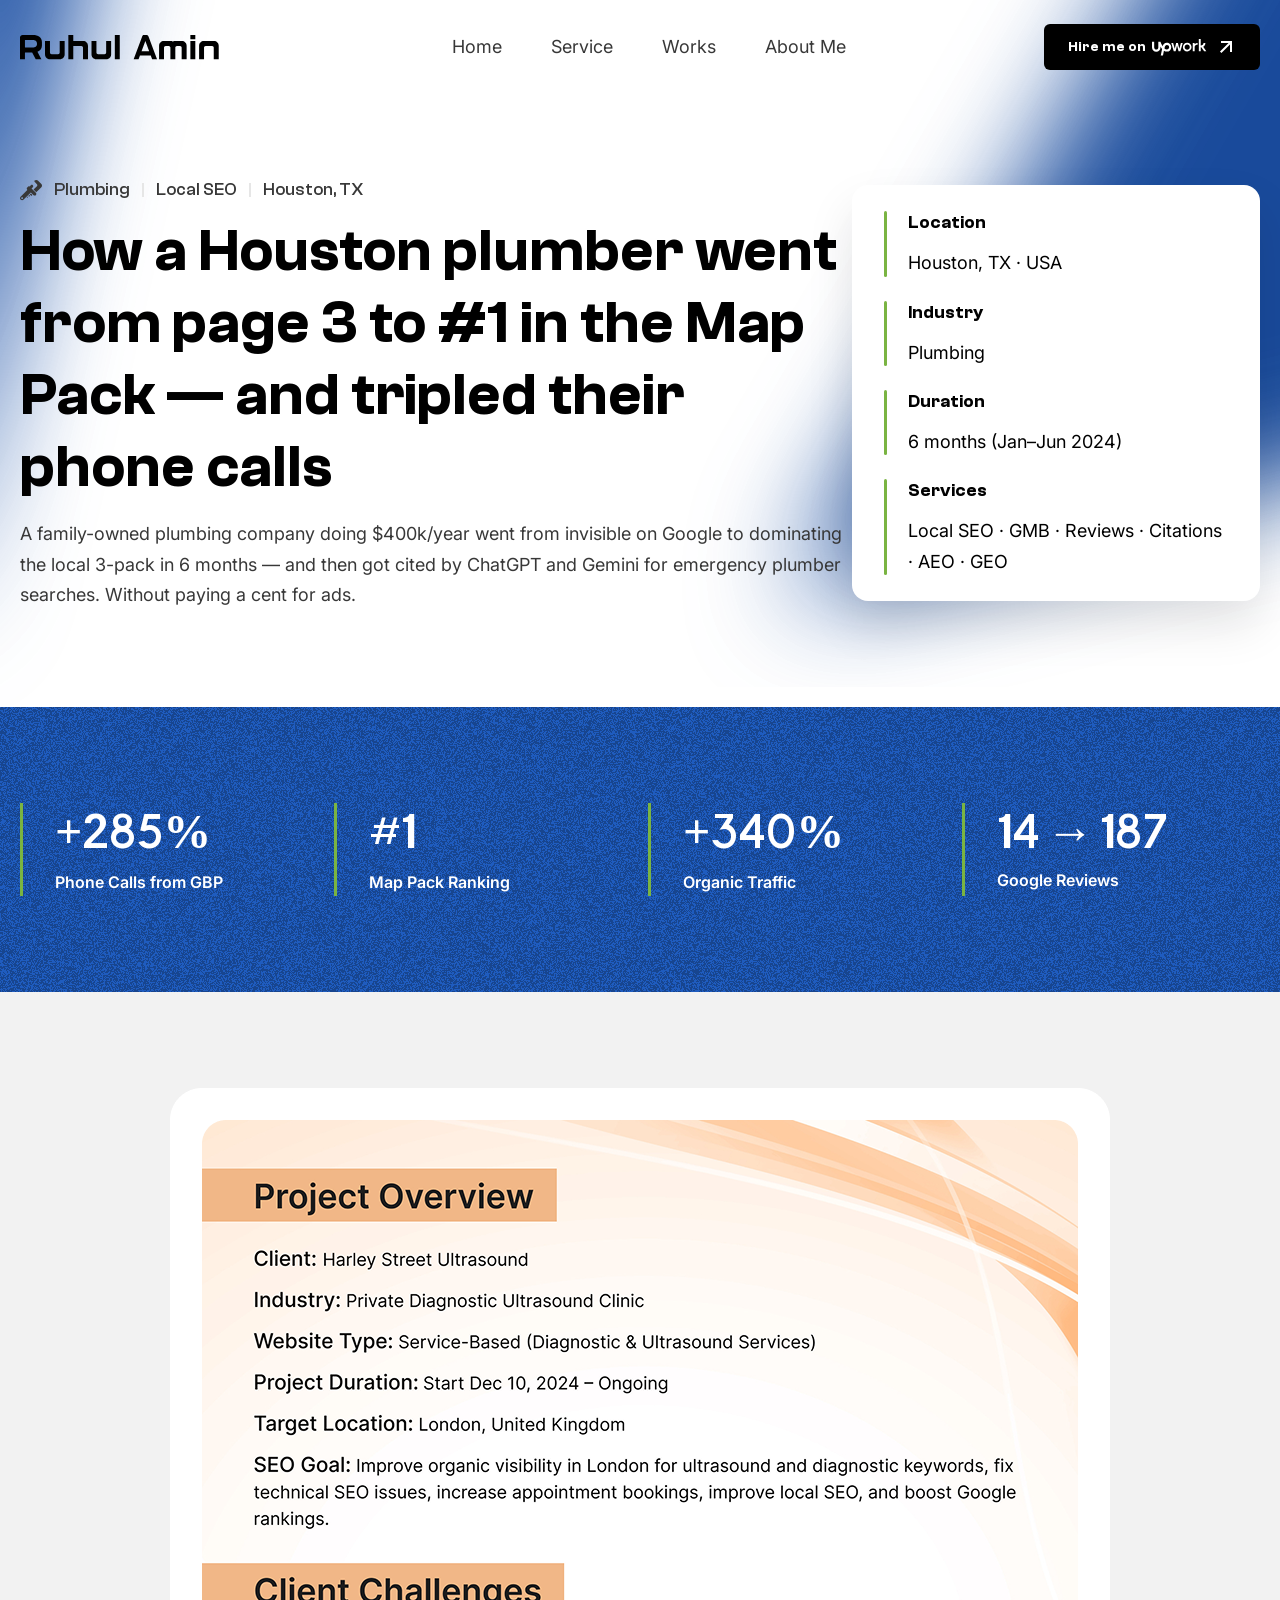
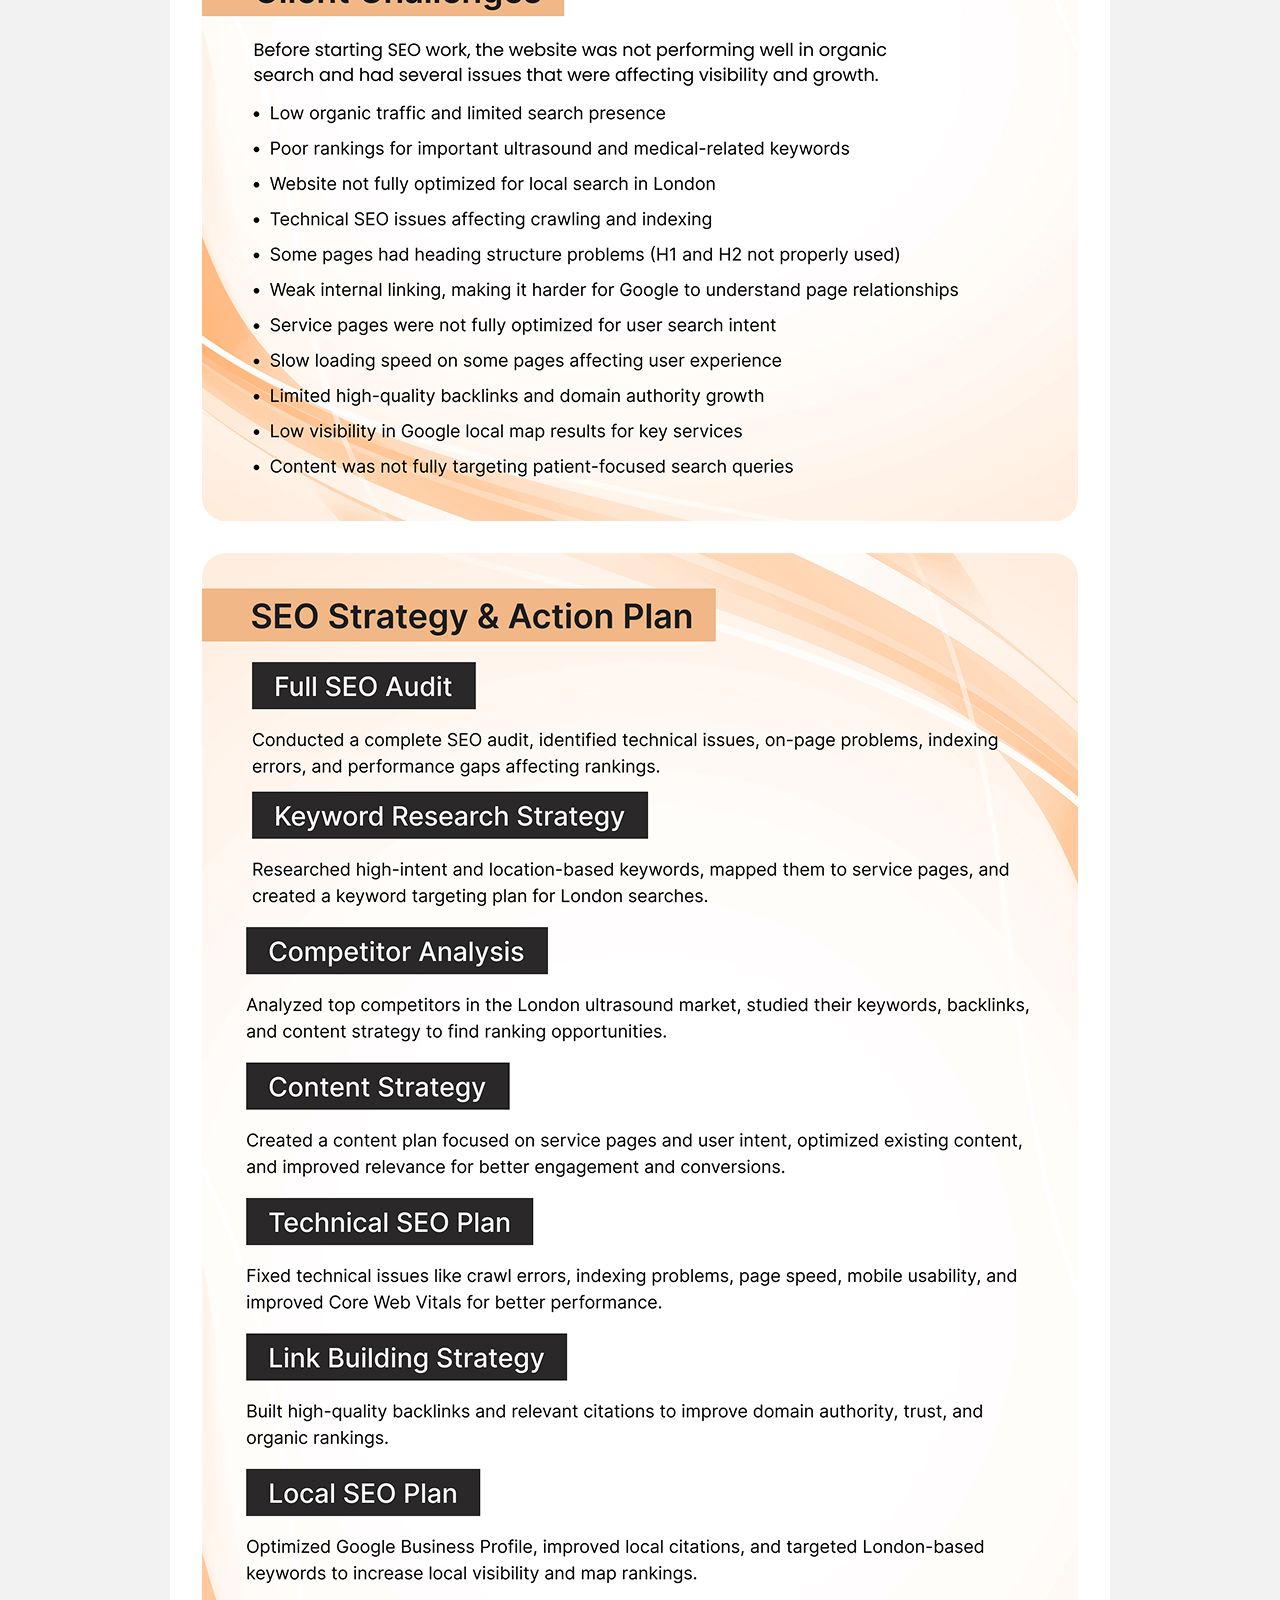
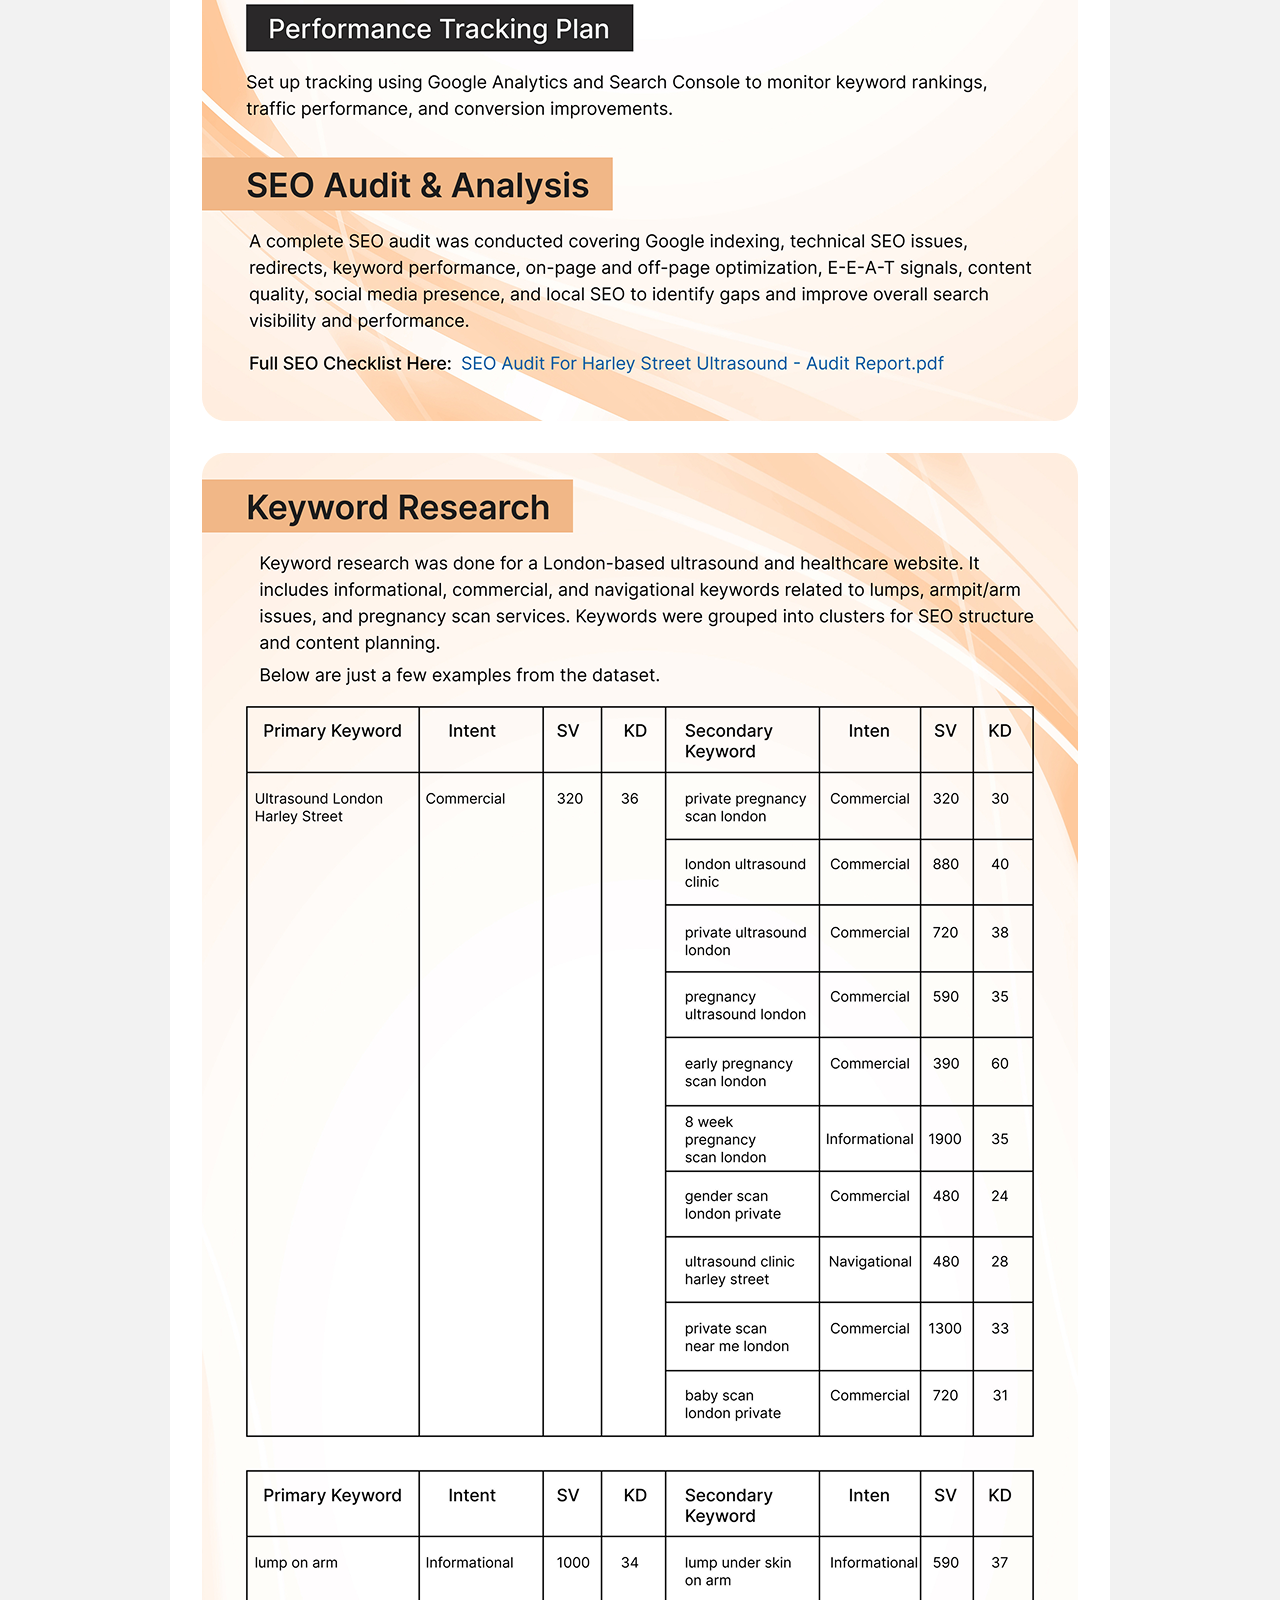
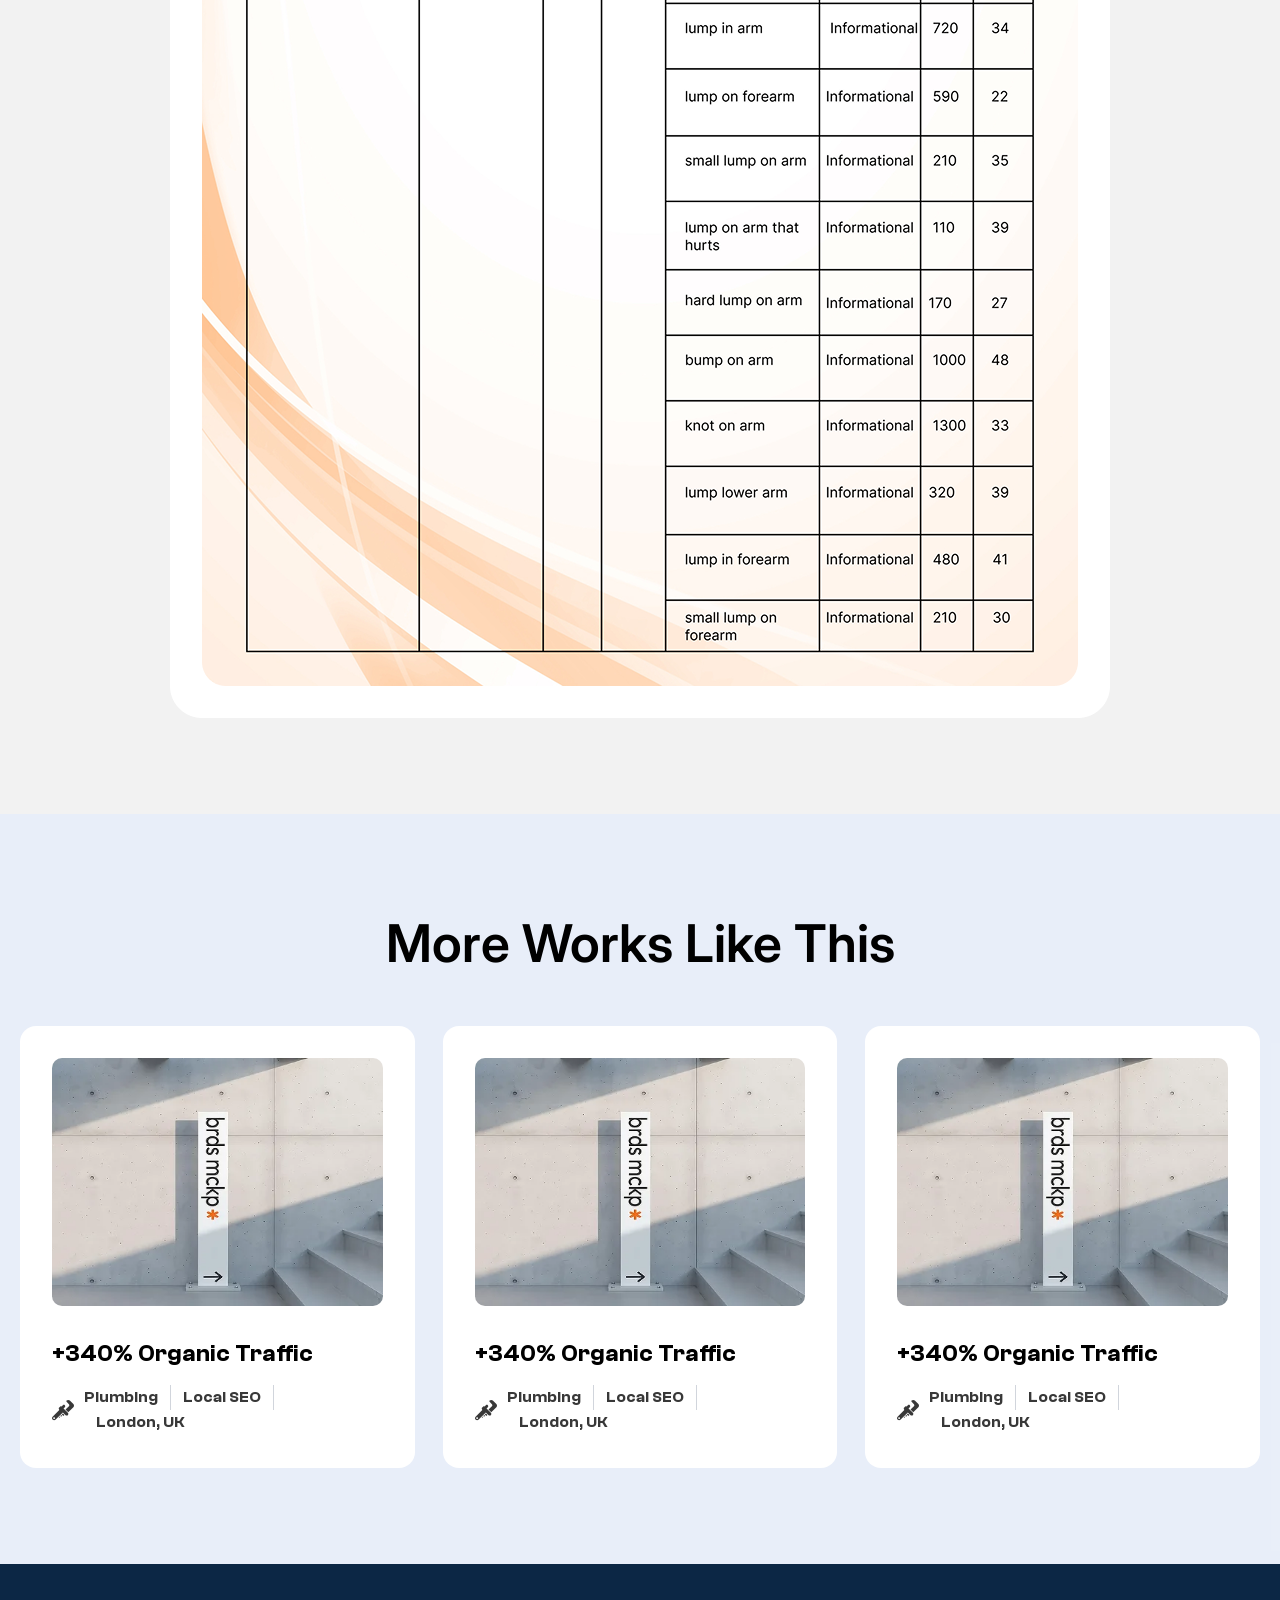
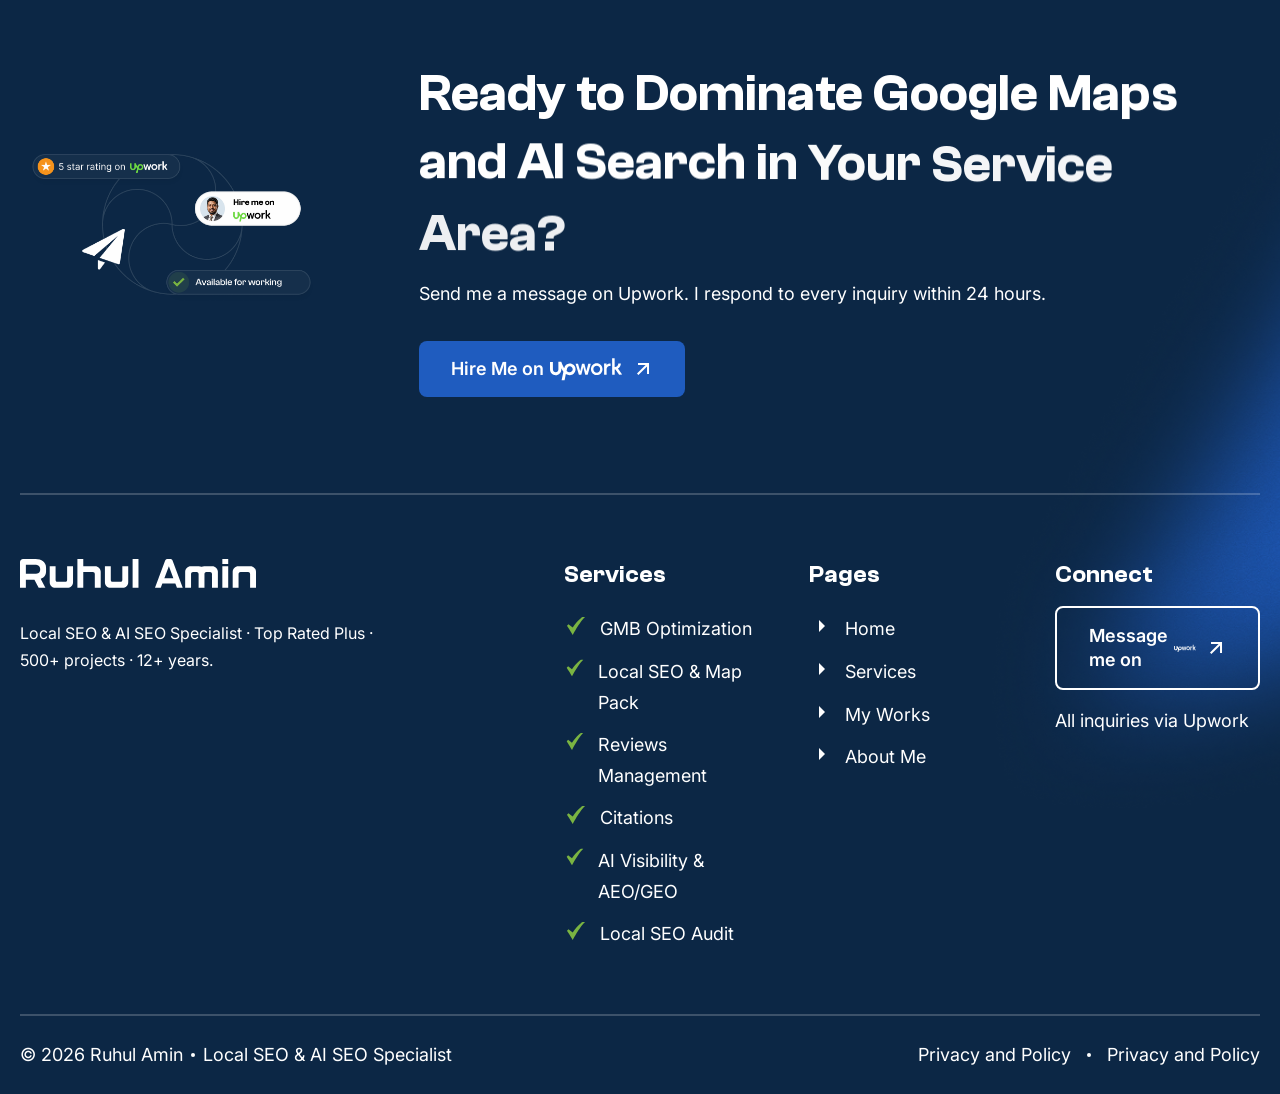
<file: case-study-details.html>
<!DOCTYPE html>
<html lang="en">

<head>
    <meta charset="UTF-8">
    <meta name="viewport" content="width=device-width, initial-scale=1.0">
    <title>Ruhul Amin</title>
    <link rel="stylesheet" href="assets/css/splide.min.css">
    <link rel="stylesheet" href="assets/css/style.css">
</head>

<body>

    <!-- navbar start -->
    <nav id="navbar" class="">


        <div class="container">
            <div class="navbar-inner sm:py-6 py-3">

                <!-- Left Logo -->
                <div class="navbar-logo-wrap">
                    <a href="index.html" class="navbar-logo">
                        <img src="assets/images/Logo.svg" alt="Ruhul amin">
                    </a>
                </div>

                <!-- Center Navigation -->
                <ul class="navbar-links">
                    <li class="nav-item ">
                        <a href="index.html">
                            <span class="nav-dot"></span>
                            <span class="nav-label">Home</span>
                        </a>
                    </li>

                    <li class="nav-item ">
                        <a href="service.html">
                            <span class="nav-dot"></span>
                            <span class="nav-label">Service</span>
                        </a>
                    </li>

                    <li class="nav-item ">
                        <a href="work.html">
                            <span class="nav-dot"></span>
                            <span class="nav-label">Works</span>
                        </a>
                    </li>

                    <li class="nav-item">
                        <a href="about.html">
                            <span class="nav-dot"></span>
                            <span class="nav-label">About Me</span>
                        </a>
                    </li>
                </ul>

                <!-- Right CTA + Hamburger -->
                <div class="navbar-right">

                    <a href="#" class="navbar-cta" id="navbarCta">
                        <span class="cta-text flex items-center gap-1.5">
                            Hire me on
                            <span>
                                <img src="assets/images/white-upwork.svg" class="img-fluid upwork-img" alt="upwork">
                            </span>
                        </span>

                        <span class="cta-arrow-wrap" aria-hidden="true">
                            <svg class="arrow-cur" width="18" height="18" viewBox="0 0 20 20" fill="none">
                                <path
                                    d="M14.0032 7.41421L5.39663 16.0208L3.98242 14.6066L12.589 6H5.00324V4H16.0032V15H14.0032V7.41421Z"
                                    fill="#fff" />
                            </svg>

                            <svg class="arrow-nxt" width="18" height="18" viewBox="0 0 20 20" fill="none">
                                <path
                                    d="M14.0032 7.41421L5.39663 16.0208L3.98242 14.6066L12.589 6H5.00324V4H16.0032V15H14.0032V7.41421Z"
                                    fill="#fff" />
                            </svg>
                        </span>
                    </a>

                    <!-- Hamburger -->
                    <button id="hamburger" aria-label="Toggle menu">
                        <span class="ham-top"></span>
                        <span class="ham-mid"></span>
                        <span class="ham-bot"></span>
                    </button>

                </div>

            </div>
        </div>

        <!-- Mobile Menu -->
        <div id="mobile-menu">
            <div class="container">
                <div class="mobile-menu-inner">
                    <ul>
                        <li><a href="index.html">Home</a></li>
                        <li><a href="service.html">Service</a></li>
                        <li><a href="work.html">Works</a></li>
                        <li><a href="about.html">About Me</a></li>

                        <li>
                            <a href="#" class="navbar-cta inline-flex mt-2 justify-center" id="mobileNavCta">
                                <span class="cta-text flex items-center gap-1.5">
                                    Hire me on
                                    <span>
                                        <img src="assets/images/white-upwork.svg" class="img-fluid upwork-img"
                                            alt="upwork">
                                    </span>
                                </span>
                            </a>
                        </li>

                    </ul>
                </div>
            </div>
        </div>

    </nav>
    <!-- navbar end -->

    <!-- banner section start  -->
    <section class=" sm:pt-20 pt-20 relative">
        <!--  -->
        <div class="hidden lg:block absolute top-0 left-0 select-none pointer-events-none">
            <img src="assets/images/top-left-color-shape.svg"
                class="w-16 sm:w-24 md:w-40 lg:w-auto h-auto select-none " />
        </div>


        <div class="hidden lg:block absolute top-0 right-0 select-none pointer-events-none">
            <img src="assets/images/service-top-shade.svg" class="w-62.5 sm:w-100 md:w-125 lg:w-full select-none " />
        </div>

        <div class="container relative z-40 section-padding">

            <div class="grid grid-cols-1 lg:grid-cols-12  items-center gap-5 md:gap-2 font-clash text-center md:text-start">

                <div class="lg:col-span-8 flex flex-col">
                    <div
                        class="flex flex-wrap justify-center md:justify-start items-center gap-3 text-base md:text-lg font-medium leading-[120%] md:leading-[150%] text-dark2 mb-3">
                        <span><img src="assets/images/project-tool-icon.svg" alt="icon" class="shrink-0"></span>
                        <span>
                            Plumbing
                        </span>
                        <span class="h-3.5 w-0.5 bg-[#E6E6E6] hidden sm:block"></span>
                        <span>Local SEO</span>
                        <span class="h-3.5 w-0.5 bg-[#E6E6E6] hidden sm:block"></span>
                        <span>Houston, TX</span>
                    </div>

                    <h1 class="text-black text-[32px] sm:text-[42px] lg:text-[60px] font-semibold leading-[120%] mb-4">
                        How a Houston plumber went from page 3 to #1 in the Map Pack — and tripled their phone calls
                    </h1>

                    <p
                        class="text-dark2 font-inter text-sm sm:text-base md:text-lg font-normal leading-[130%] sm:leading-[150%] md:leading-[170%] max-w-247.5">
                        A family-owned plumbing company doing $400k/year went from invisible on Google to dominating the
                        local 3-pack in 6 months — and then got cited by ChatGPT and Gemini for emergency plumber
                        searches. Without paying a cent for ads.
                    </p>
                </div>

                <div class="lg:col-span-4 flex  w-full text-start">
                    <div
                        class="w-full max-w-147.5 bg-white rounded-lg sm:rounded-xl md:rounded-2xl px-4 py-4 md:px-8 md:py-6 shadow-[0_24px_48px_0_rgba(0,0,0,0.10)] flex flex-col gap-5 ">

                        <div
                            class="relative pl-6 before:content-[''] before:absolute before:left-0 before:top-0.5 before:bottom-0.5 before:w-0.75 before:bg-green before:rounded-sm">
                            <h3 class="text-lg font-semibold leading-[100%] sm:leading-[130%] md:leading-[160%] mb-2.5">
                                Location</h3>
                            <p
                                class="font-inter text-sm sm:text-base md:text-lg font-normal leading-[130%] sm:leading-[150%] md:leading-[170%]">
                                Houston, TX · USA</p>
                        </div>

                        <div
                            class="relative pl-6 before:content-[''] before:absolute before:left-0 before:top-0.5 before:bottom-0.5 before:w-0.75 before:bg-green before:rounded-sm">
                            <h3 class="text-lg font-semibold leading-[100%] sm:leading-[130%] md:leading-[160%] mb-2.5">
                                Industry</h3>
                            <p
                                class="font-inter text-sm sm:text-base md:text-lg font-normal leading-[130%] sm:leading-[150%] md:leading-[170%]">
                                Plumbing</p>
                        </div>

                        <div
                            class="relative pl-6 before:content-[''] before:absolute before:left-0 before:top-0.5 before:bottom-0.5 before:w-0.75 before:bg-green before:rounded-sm">
                            <h3 class="text-lg font-semibold leading-[100%] sm:leading-[130%] md:leading-[160%] mb-2.5">
                                Duration</h3>
                            <p
                                class="font-inter text-sm sm:text-base md:text-lg font-normal leading-[130%] sm:leading-[150%] md:leading-[170%]">
                                6 months (Jan–Jun 2024)</p>
                        </div>

                        <div
                            class="relative pl-6 before:content-[''] before:absolute before:left-0 before:top-0.5 before:bottom-0.5 before:w-0.75 before:bg-green before:rounded-sm">
                            <h3 class="text-lg font-semibold leading-[100%] sm:leading-[130%] md:leading-[160%] mb-2.5">
                                Services</h3>
                            <p
                                class="font-inter text-sm sm:text-base md:text-lg font-normal leading-[130%] sm:leading-[150%] md:leading-[170%]">
                                Local SEO · GMB · Reviews ·
                                Citations · AEO · GEO</p>
                        </div>

                    </div>
                </div>

            </div>
        </div>
        </div>
    </section>
    <!-- banner section end -->

    <!-- project timeline  -->
    <section class="section-padding bg-cover bg-center relative overflow-hidden"
        style="background-image: url('./assets/images/brand-bg.svg');">
        <div class="container relative z-10">
            <div class="grid grid-cols-2 md:grid-cols-4 gap-8 md:gap-4">

                <!-- Stat 1 -->
                <div class="pl-4 md:pl-8 border-l-[3px] border-green ">
                    <span
                        class="text-white font-relevance text-3xl md:text[42px] lg:text-[48px] font-bold leading-[100%] md:leading-[120%] block mb-2.5">
                        <span class="counter" data-target="285" data-prefix="+" data-suffix="%">0</span>
                    </span>
                    <span class="text-white text-sm md:text-base font-semibold leading-[120%] md:leading-[160%]">
                        Phone Calls from GBP
                    </span>
                </div>

                <!-- Stat 2 -->
                <div class="pl-4 md:pl-8 border-l-[3px] border-green">
                    <span
                        class="text-white font-relevance text-3xl md:text[42px] lg:text-[48px] font-bold leading-[100%] md:leading-[120%] block mb-2.5">
                        #<span class="counter" data-target="1">0</span>
                    </span>
                    <span class="text-white text-sm md:text-base font-semibold leading-[120%] md:leading-[160%]">
                        Map Pack Ranking
                    </span>
                </div>

                <!-- Stat 3 -->
                <div class="pl-4 md:pl-8 border-l-[3px] border-green">
                    <span
                        class="text-white font-relevance text-3xl md:text[42px] lg:text-[48px] font-bold leading-[100%] md:leading-[120%] block mb-2.5">
                        <span class="counter" data-target="340" data-prefix="+" data-suffix="%">0</span>
                    </span>
                    <span class="text-white text-sm md:text-base font-semibold leading-[120%] md:leading-[160%]">
                        Organic Traffic
                    </span>
                </div>

                <!-- Stat 4 -->
                <div class="pl-4 md:pl-8 border-l-[3px] border-green ">
                    <span
                        class="text-white font-relevance text-3xl md:text[42px] lg:text-[48px] font-bold leading-[100%] md:leading-[120%] mb-2 flex items-center gap-1.5">
                        <span class="counter" data-target="14">0</span>
                        <span class=" select-none">→</span>
                        <span class="counter" data-target="187">0</span>
                    </span>
                    <span class="text-white text-sm md:text-base font-semibold leading-[120%] md:leading-[160%]">
                        Google Reviews
                    </span>
                </div>

            </div>
        </div>
    </section>
    <!-- project timeline  -->

    <!-- Case study file -->
    <section class="bg-[#F2F2F2] section-padding">
        <div class="container">

            <div class="flex justify-center">
                <img src="assets/images/case-study.png" alt="case-study">
            </div>
        </div>
    </section>
    <!-- Case study file -->

    <!-- project showcase section -->
    <section id="works" class="section-padding  bg-main/10 section-padding">
        <div class="container ">

            <!-- section heading -->
            <div class="max-w-196 mx-auto text-center">
                <h2
                    class="text-[24px] sm:text-[28px]  md:text-[42px] lg:text-[52px] font-semibold leading-[100%] md:leading-[130%] ">
                    More Works Like This
                </h2>
            </div>

            <div id="works-grid" class="grid lg:grid-cols-3 sm:grid-cols-2 grid-cols-1 lg:gap-7 gap-4 mt-12">


                <!-- item  -->
                <a href="case-study-details.html"
                    class="work-card group block bg-white p-3 sm:p-4 md:p-6 lg:p-8 rounded-lg sm:rounded-xl md:rounded-2xl font-clash">
                    <div
                        class="work-media  relative overflow-hidden rounded-[10px] cursor-none aspect-[4/3] bg-transparent">
                        <img src="assets/images/project1.webp" alt="B2B SaaS"
                            class="absolute inset-0 w-full h-full object-cover group-hover:scale-[1.06] transition-transform duration-[800ms] ease-out" />
                        <span
                            class="absolute inset-0 bg-black/0 group-hover:bg-black/20 transition-colors duration-500"></span>
                        <span
                            class="view-work absolute left-0 top-0 z-10 flex lg:h-[160px] sm:h-[120px] sm:w-[120px] w-[100px] h-[100px] lg:w-[160px] items-center justify-center rounded-full bg-main text-white font-bold lg:text-lg text-base pointer-events-none will-change-transform">View
                            Work</span>
                    </div>
                    <h3
                        class="md:mt-8 mt-5 lg:text-2xl md:text-xl text-lg font-semibold text-black leading-[130%] group-hover:text-main underline-offset-[6px] decoration-2 group-hover:underline transition-all duration-300">
                        +340% Organic Traffic</h3>
                    <!--  tag lists -->
                    <div
                        class="flex items-center gap-2.5 mt-2 md:mt-4 text-sm md:text-base font-semibold leading-[130%] md:leading-[160%]">
                        <img src="assets/images/project-tool-icon.svg" alt="icon" class="shrink-0">

                        <ul class="flex flex-wrap items-center divide-x divide-gray-300 text-dark2">
                            <li class="px-3 first:pl-0">Plumbing</li>
                            <li class="px-3">Local SEO</li>
                            <li class="px-3">London, UK</li>
                        </ul>
                    </div>

                </a>
                <!-- item  -->
                <a href="case-study-details.html"
                    class="work-card group block bg-white p-3 sm:p-4 md:p-6 lg:p-8 rounded-lg sm:rounded-xl md:rounded-2xl font-clash">
                    <div
                        class="work-media  relative overflow-hidden rounded-[10px] cursor-none aspect-[4/3] bg-transparent">
                        <img src="assets/images/project1.webp" alt="B2B SaaS"
                            class="absolute inset-0 w-full h-full object-cover group-hover:scale-[1.06] transition-transform duration-[800ms] ease-out" />
                        <span
                            class="absolute inset-0 bg-black/0 group-hover:bg-black/20 transition-colors duration-500"></span>
                        <span
                            class="view-work absolute left-0 top-0 z-10 flex lg:h-[160px] sm:h-[120px] sm:w-[120px] w-[100px] h-[100px] lg:w-[160px] items-center justify-center rounded-full bg-main text-white font-bold lg:text-lg text-base pointer-events-none will-change-transform">View
                            Work</span>
                    </div>
                    <h3
                        class="md:mt-8 mt-5 lg:text-2xl md:text-xl text-lg font-semibold text-black leading-[130%] group-hover:text-main underline-offset-[6px] decoration-2 group-hover:underline transition-all duration-300">
                        +340% Organic Traffic</h3>
                    <!--  tag lists -->
                    <div
                        class="flex items-center gap-2.5 mt-2 md:mt-4 text-sm md:text-base font-semibold leading-[130%] md:leading-[160%]">
                        <img src="assets/images/project-tool-icon.svg" alt="icon" class="shrink-0">

                        <ul class="flex flex-wrap items-center divide-x divide-gray-300 text-dark2">
                            <li class="px-3 first:pl-0">Plumbing</li>
                            <li class="px-3">Local SEO</li>
                            <li class="px-3">London, UK</li>
                        </ul>
                    </div>

                </a>
                <!-- item  -->
                <a href="case-study-details.html"
                    class="work-card group block bg-white p-3 sm:p-4 md:p-6 lg:p-8 rounded-lg sm:rounded-xl md:rounded-2xl font-clash">
                    <div
                        class="work-media  relative overflow-hidden rounded-[10px] cursor-none aspect-[4/3] bg-transparent">
                        <img src="assets/images/project1.webp" alt="B2B SaaS"
                            class="absolute inset-0 w-full h-full object-cover group-hover:scale-[1.06] transition-transform duration-[800ms] ease-out" />
                        <span
                            class="absolute inset-0 bg-black/0 group-hover:bg-black/20 transition-colors duration-500"></span>
                        <span
                            class="view-work absolute left-0 top-0 z-10 flex lg:h-[160px] sm:h-[120px] sm:w-[120px] w-[100px] h-[100px] lg:w-[160px] items-center justify-center rounded-full bg-main text-white font-bold lg:text-lg text-base pointer-events-none will-change-transform">View
                            Work</span>
                    </div>
                    <h3
                        class="md:mt-8 mt-5 lg:text-2xl md:text-xl text-lg font-semibold text-black leading-[130%] group-hover:text-main underline-offset-[6px] decoration-2 group-hover:underline transition-all duration-300">
                        +340% Organic Traffic</h3>
                    <!--  tag lists -->
                    <div
                        class="flex items-center gap-2.5 mt-2 md:mt-4 text-sm md:text-base font-semibold leading-[130%] md:leading-[160%]">
                        <img src="assets/images/project-tool-icon.svg" alt="icon" class="shrink-0">

                        <ul class="flex flex-wrap items-center divide-x divide-gray-300 text-dark2">
                            <li class="px-3 first:pl-0">Plumbing</li>
                            <li class="px-3">Local SEO</li>
                            <li class="px-3">London, UK</li>
                        </ul>
                    </div>

                </a>

            </div>
        </div>
    </section>
    <!-- project showcase section -->

    <!-- CTA + Footer section -->
    <section id="cta" class="ruhul-bottom-section  text-white">
        <div class="cta section-padding ">
            <div class="container flex flex-col lg:flex-row items-center gap-10 md:gap-20 lg:gap-24">

                <div
                    class="relative footer-left-content  max-w-146  flex items-center justify-center lg:justify-start select-none pointer-events-none">
                    <img src="assets/images/footer-upwork-circle.png" alt="" class="reveal-image select-none ">
                </div>

                <div class=" text-left lg:text-left max-w-230">
                    <h2
                        class="text-[24px] sm:text-[28px] md:text-[42px] lg:text-[52px] font-semibold leading-[100%] md:leading-[130%] font-clash mb-4 md:mb-4">
                        Ready to Dominate Google Maps and AI Search in Your Service Area?
                    </h2>
                    <p
                        class="text-sm sm:text-base md:text-lg font-normal leading-[130%] sm:leading-[150%] md:leading-[170%]">
                        Send me a message on Upwork. I respond to every inquiry within 24 hours.
                    </p>

                    <div class="mt-4 md:mt-8">
                        <!-- Hire Me on Upwork ── -->
                        <a href="#"
                            class="btn-primary sm:w-auto w-full inline-flex items-center justify-center gap-2.5 bg-main hover:bg-black text-white text-sm sm:text-base md:text-lg font-semibold leading-[130%] md:leading-[132%] px-8 md:py-4 py-2 rounded-lg transition-colors duration-200 overflow-hidden">

                            <span class="flex items-center gap-1.5">
                                Hire Me on
                                <img src="assets/images/white-upwork.svg" alt="Upwork"
                                    class="w-16.5 lg:w-18.25 sm:w-full brightness-0 invert" />
                            </span>

                            <!-- Arrow wrap -->
                            <span class="cta-arrow-wrap" aria-hidden="true">

                                <svg class="arrow-cur" width="20" height="20" viewBox="0 0 20 20" fill="none"
                                    xmlns="http://www.w3.org/2000/svg">
                                    <path
                                        d="M14.0208 7.41421L5.41421 16.0208L4 14.6066L12.6066 6H5.02082V4H16.0208V15H14.0208V7.41421Z"
                                        fill="white" />
                                </svg>

                                <svg class="arrow-nxt" width="20" height="20" viewBox="0 0 20 20" fill="none"
                                    xmlns="http://www.w3.org/2000/svg">
                                    <path
                                        d="M14.0208 7.41421L5.41421 16.0208L4 14.6066L12.6066 6H5.02082V4H16.0208V15H14.0208V7.41421Z"
                                        fill="white" />
                                </svg>

                            </span>
                        </a>
                    </div>
                </div>

            </div>
        </div>

        <footer>
            <div class="container">

                <div class="border-t md:border-t-2 border-white/20"></div>

                <div
                    class="grid grid-cols-1 xl:grid-cols-[376px_minmax(0,1fr)] gap-6 xl:gap-42 lg:py-16 md:py-12 py-10 overflow-hidden">

                    <!-- Left -->
                    <div class="w-full xl:w-94 flex flex-col gap-5 md:gap-8">

                        <span>
                            <img src="assets/images/footer-ruhul-amin.svg" alt="ruhul amin">
                        </span>

                        <p
                            class="text-sm md:text-base font-normal leading-[130%] sm:leading-[150%] md:leading-[170%] max-w-94">
                            Local SEO & AI SEO Specialist · Top Rated Plus · 500+ projects · 12+ years.
                        </p>

                    </div>


                    <!-- Right -->
                    <div class="grid grid-cols-1 sm:grid-cols-2 xl:grid-cols-3 gap-10 min-w-0">


                        <!-- Services -->
                        <div>
                            <h3 class="text-2xl font-semibold leading-[130%] font-clash mb-3 md:mb-6">
                                Services
                            </h3>

                            <ul class="space-y-2 md:space-y-3">
                                <li
                                    class="flex items-start gap-2 md:gap-3 text-white text-sm sm:text-base md:text-lg font-normal leading-[130%] sm:leading-[150%] md:leading-[170%]">
                                    <span class="w-4 sm:w-5 md:w-6 h-auto">
                                        <img src="assets/images/footer-check.svg" alt="icon" class="w-full h-full">
                                    </span>
                                    <span>GMB Optimization</span>
                                </li>
                                <li
                                    class="flex items-start gap-2 md:gap-3 text-white text-sm sm:text-base md:text-lg font-normal leading-[130%] sm:leading-[150%] md:leading-[170%]">
                                    <span class="w-4 sm:w-5 md:w-6 h-auto">
                                        <img src="assets/images/footer-check.svg" alt="icon" class="w-full h-full">
                                    </span>
                                    <span>Local SEO & Map Pack</span>
                                </li>
                                <li
                                    class="flex items-start gap-2 md:gap-3 text-white text-sm sm:text-base md:text-lg font-normal leading-[130%] sm:leading-[150%] md:leading-[170%]">
                                    <span class="w-4 sm:w-5 md:w-6 h-auto">
                                        <img src="assets/images/footer-check.svg" alt="icon" class="w-full h-full">
                                    </span>
                                    <span>Reviews Management</span>
                                </li>
                                <li
                                    class="flex items-start gap-2 md:gap-3 text-white text-sm sm:text-base md:text-lg font-normal leading-[130%] sm:leading-[150%] md:leading-[170%]">
                                    <span class="w-4 sm:w-5 md:w-6 h-auto">
                                        <img src="assets/images/footer-check.svg" alt="icon" class="w-full h-full">
                                    </span>
                                    <span>Citations</span>
                                </li>
                                <li
                                    class="flex items-start gap-2 md:gap-3 text-white text-sm sm:text-base md:text-lg font-normal leading-[130%] sm:leading-[150%] md:leading-[170%]">
                                    <span class="w-4 sm:w-5 md:w-6 h-auto">
                                        <img src="assets/images/footer-check.svg" alt="icon" class="w-full h-full">
                                    </span>
                                    <span>AI Visibility & AEO/GEO</span>
                                </li>
                                <li
                                    class="flex items-start gap-2 md:gap-3 text-white text-sm sm:text-base md:text-lg font-normal leading-[130%] sm:leading-[150%] md:leading-[170%]">
                                    <span class="w-4 sm:w-5 md:w-6 h-auto">
                                        <img src="assets/images/footer-check.svg" alt="icon" class="w-full h-full">
                                    </span>
                                    <span>Local SEO Audit</span>
                                </li>
                            </ul>
                        </div>


                        <!-- Pages -->
                        <div>
                            <h3 class="text-2xl font-semibold leading-[130%] font-clash mb-3 md:mb-6">
                                Pages
                            </h3>

                            <ul class="footer-menu">
                                <a href="index.html">
                                    <li>
                                        <span class="footer-menu-icon">
                                            <img src="assets/images/footer-next.svg" alt="icon">
                                        </span>
                                        <span>Home</span>
                                    </li>
                                </a>

                                <a href="service.html">
                                    <li>
                                        <span class="footer-menu-icon">
                                            <img src="assets/images/footer-next.svg" alt="icon">
                                        </span>
                                        <span>Services</span>
                                    </li>
                                </a>

                                <a href="work.html">
                                    <li>
                                        <span class="footer-menu-icon">
                                            <img src="assets/images/footer-next.svg" alt="icon">
                                        </span>
                                        <span>My Works</span>
                                    </li>
                                </a>

                                <a href="about.html">
                                    <li>
                                        <span class="footer-menu-icon">
                                            <img src="assets/images/footer-next.svg" alt="icon">
                                        </span>
                                        <span>About Me</span>
                                    </li>
                                </a>
                            </ul>
                        </div>


                        <!-- Connect -->
                        <div class="flex flex-col gap-4">

                            <h3 class="text-2xl font-semibold leading-[130%] font-clash">
                                Connect
                            </h3>

                            <a href="#"
                                class="btn-primary sm:w-auto w-full inline-flex items-center justify-center gap-2.5 bg-transparent border-2 border-white hover:bg-white text-white hover:text-black text-sm sm:text-base md:text-lg font-semibold leading-[130%] md:leading-[132%] px-8 md:py-4 py-2 rounded-lg transition-colors duration-200 overflow-hidden">

                                <span class="flex items-center gap-1.5">
                                    Message me on

                                    <span class="upwork-primary-icon">
                                        <img src="assets/images/white-upwork2.svg" alt="Upwork" class="icon-white">
                                        <img src="assets/images/dark-upwork.svg" alt="Upwork" class="icon-dark">
                                    </span>
                                </span>

                                <!-- Arrow wrap -->
                                <span class="cta-arrow-wrap" aria-hidden="true">

                                    <svg class="arrow-cur" width="20" height="20" viewBox="0 0 20 20" fill="none"
                                        xmlns="http://www.w3.org/2000/svg">
                                        <path
                                            d="M14.0208 7.41421L5.41421 16.0208L4 14.6066L12.6066 6H5.02082V4H16.0208V15H14.0208V7.41421Z"
                                            fill="white" />
                                    </svg>

                                    <svg class="arrow-nxt" width="20" height="20" viewBox="0 0 20 20" fill="none"
                                        xmlns="http://www.w3.org/2000/svg">
                                        <path
                                            d="M14.0208 7.41421L5.41421 16.0208L4 14.6066L12.6066 6H5.02082V4H16.0208V15H14.0208V7.41421Z"
                                            fill="#000" />
                                    </svg>

                                </span>
                            </a>

                            <p
                                class="text-sm sm:text-base md:text-lg font-normal leading-[130%] sm:leading-[150%] md:leading-[170%]">
                                All inquiries via Upwork
                            </p>

                        </div>

                    </div>

                </div>

                <div class="border-t md:border-t-2 border-white/20"></div>

                <div
                    class="flex flex-col sm:flex-row sm:items-center sm:justify-between gap-4 py-6 text-sm sm:text-base md:text-lg font-normal leading-[130%] sm:leading-[150%] md:leading-[170%]">
                    <div class="flex flex-wrap items-center gap-2 justify-center sm:justify-start">
                        <span>&copy; 2026 Ruhul Amin</span>
                        <span class="w-1 h-1 rounded-full bg-white"></span>
                        <span>Local SEO & AI SEO Specialist</span>
                    </div>
                    <div class="flex items-center justify-center sm:justify-end gap-4">
                        <a href="#" class="hover:text-white/50 transition-colors">Privacy and Policy</a>
                        <span class="w-1 h-1 rounded-full bg-white"></span>
                        <a href="#" class="hover:text-white/50 transition-colors">Privacy and Policy</a>
                    </div>
                </div>

            </div>
        </footer>
    </section>
    <!-- CTA + Footer section -->



    <script src="assets/js/gsap.min.js"></script>
    <script src="assets/js/ScrollTrigger.min.js"></script>
    <script src="assets/js/SplitText.min.js"></script>
    <script src="assets/js/splide.min.js"></script>
    <script src="assets/js/splide-extension-auto-scroll.min.js">
    </script>
    <script src="assets/js/lenis.min.js"></script>
    <script src="assets/js/script.js"></script>
</body>

</html>
</file>
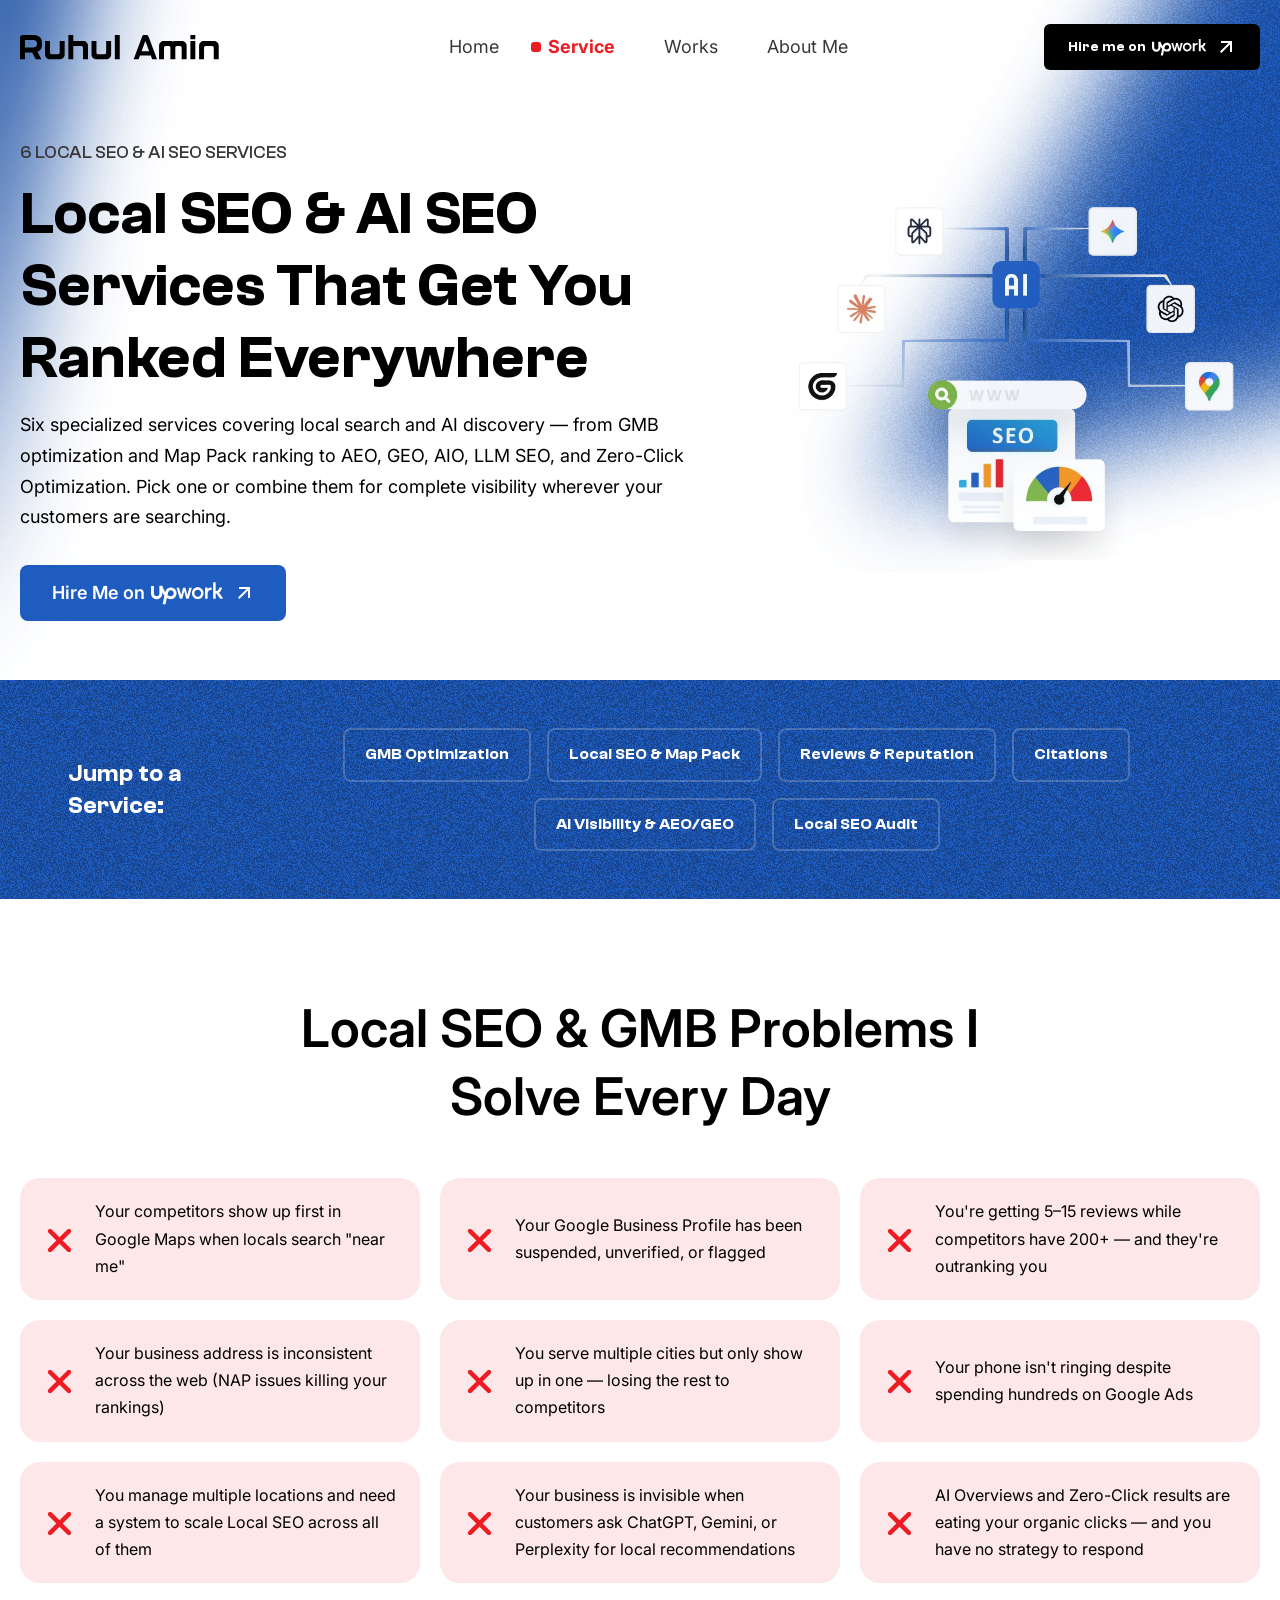
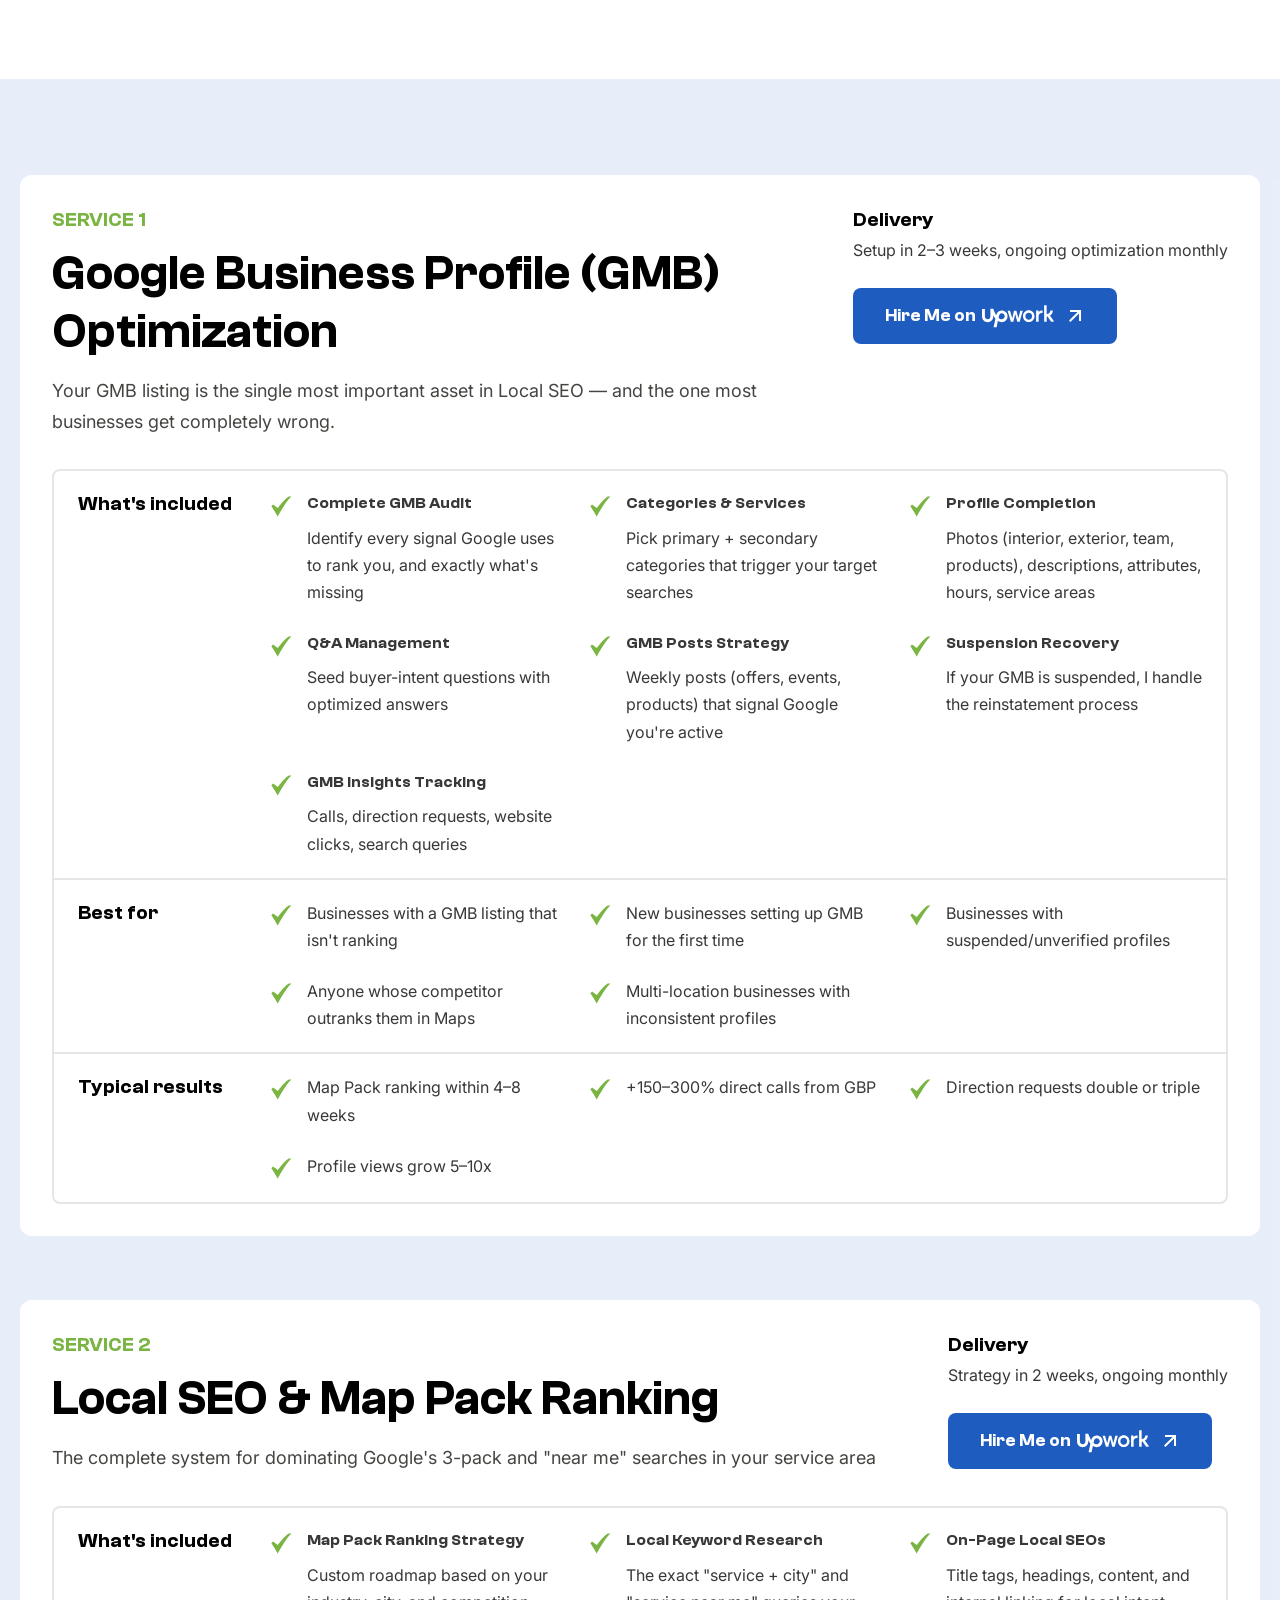
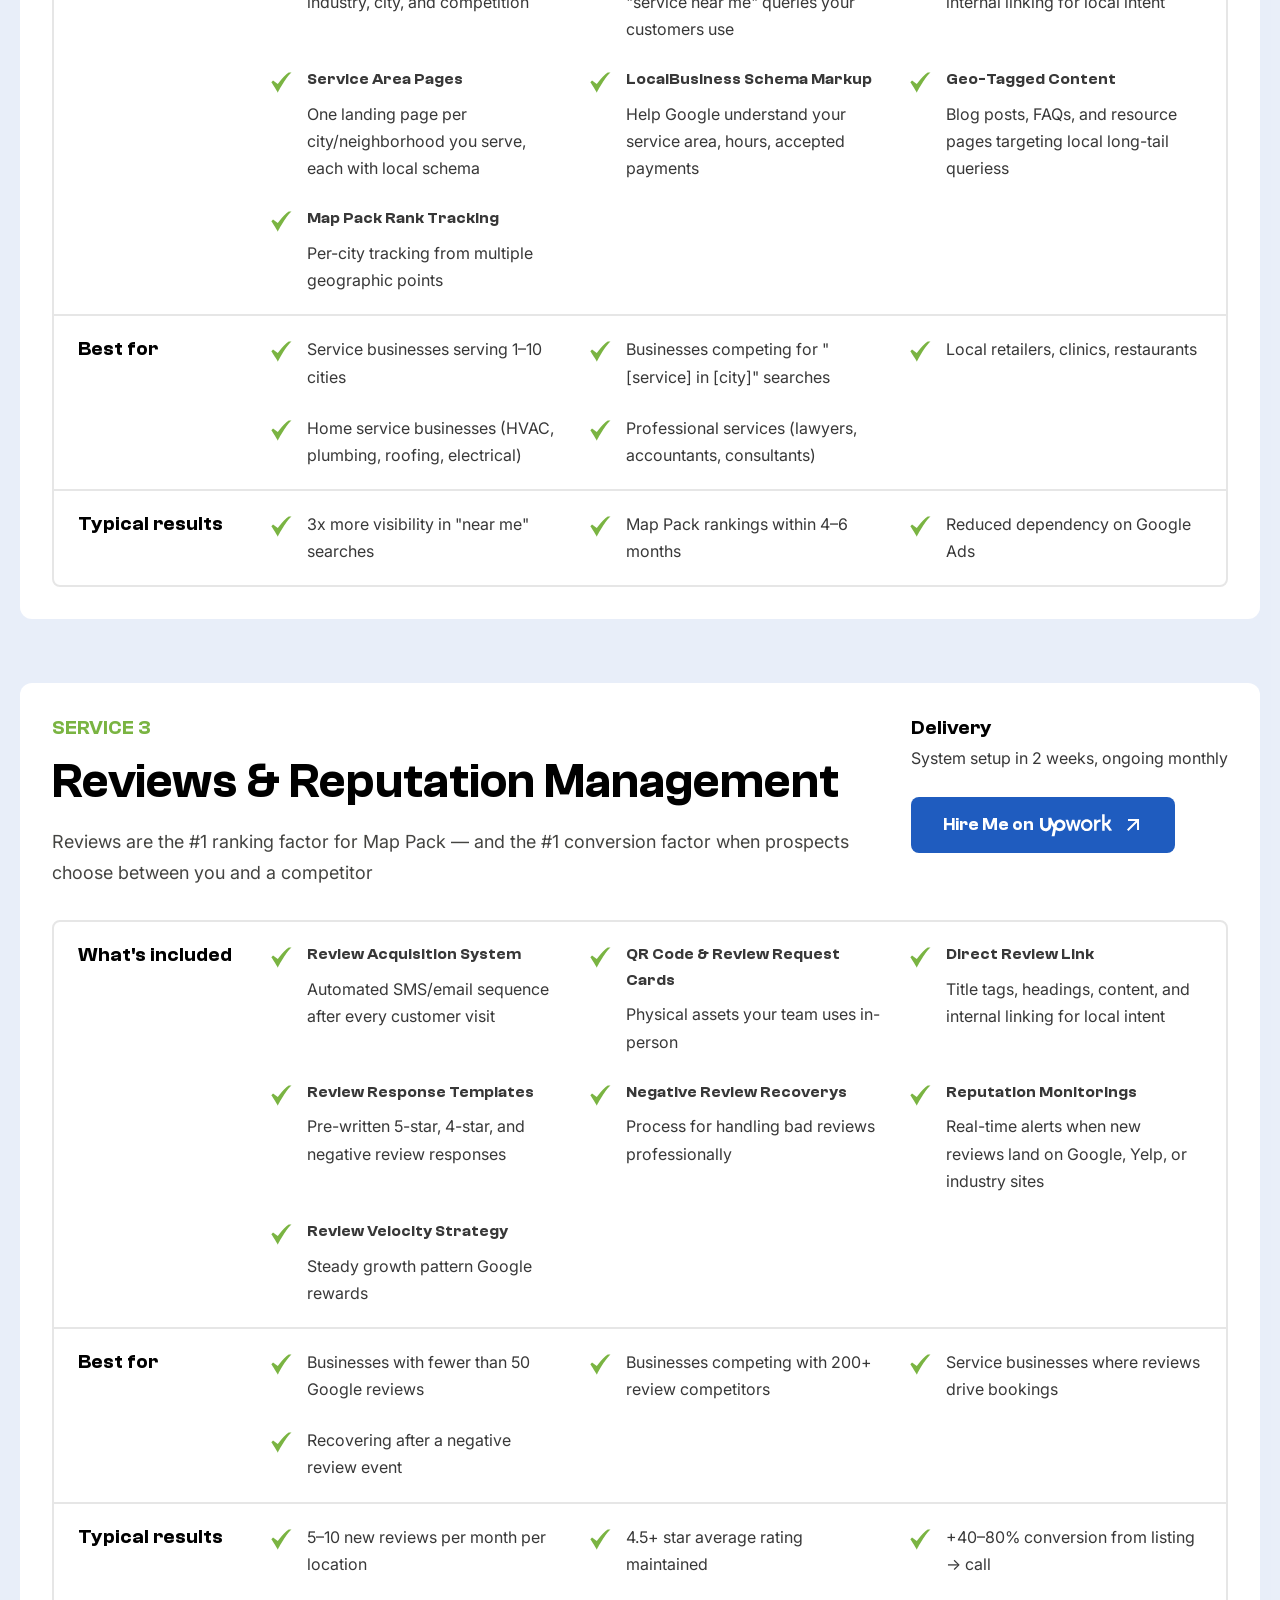
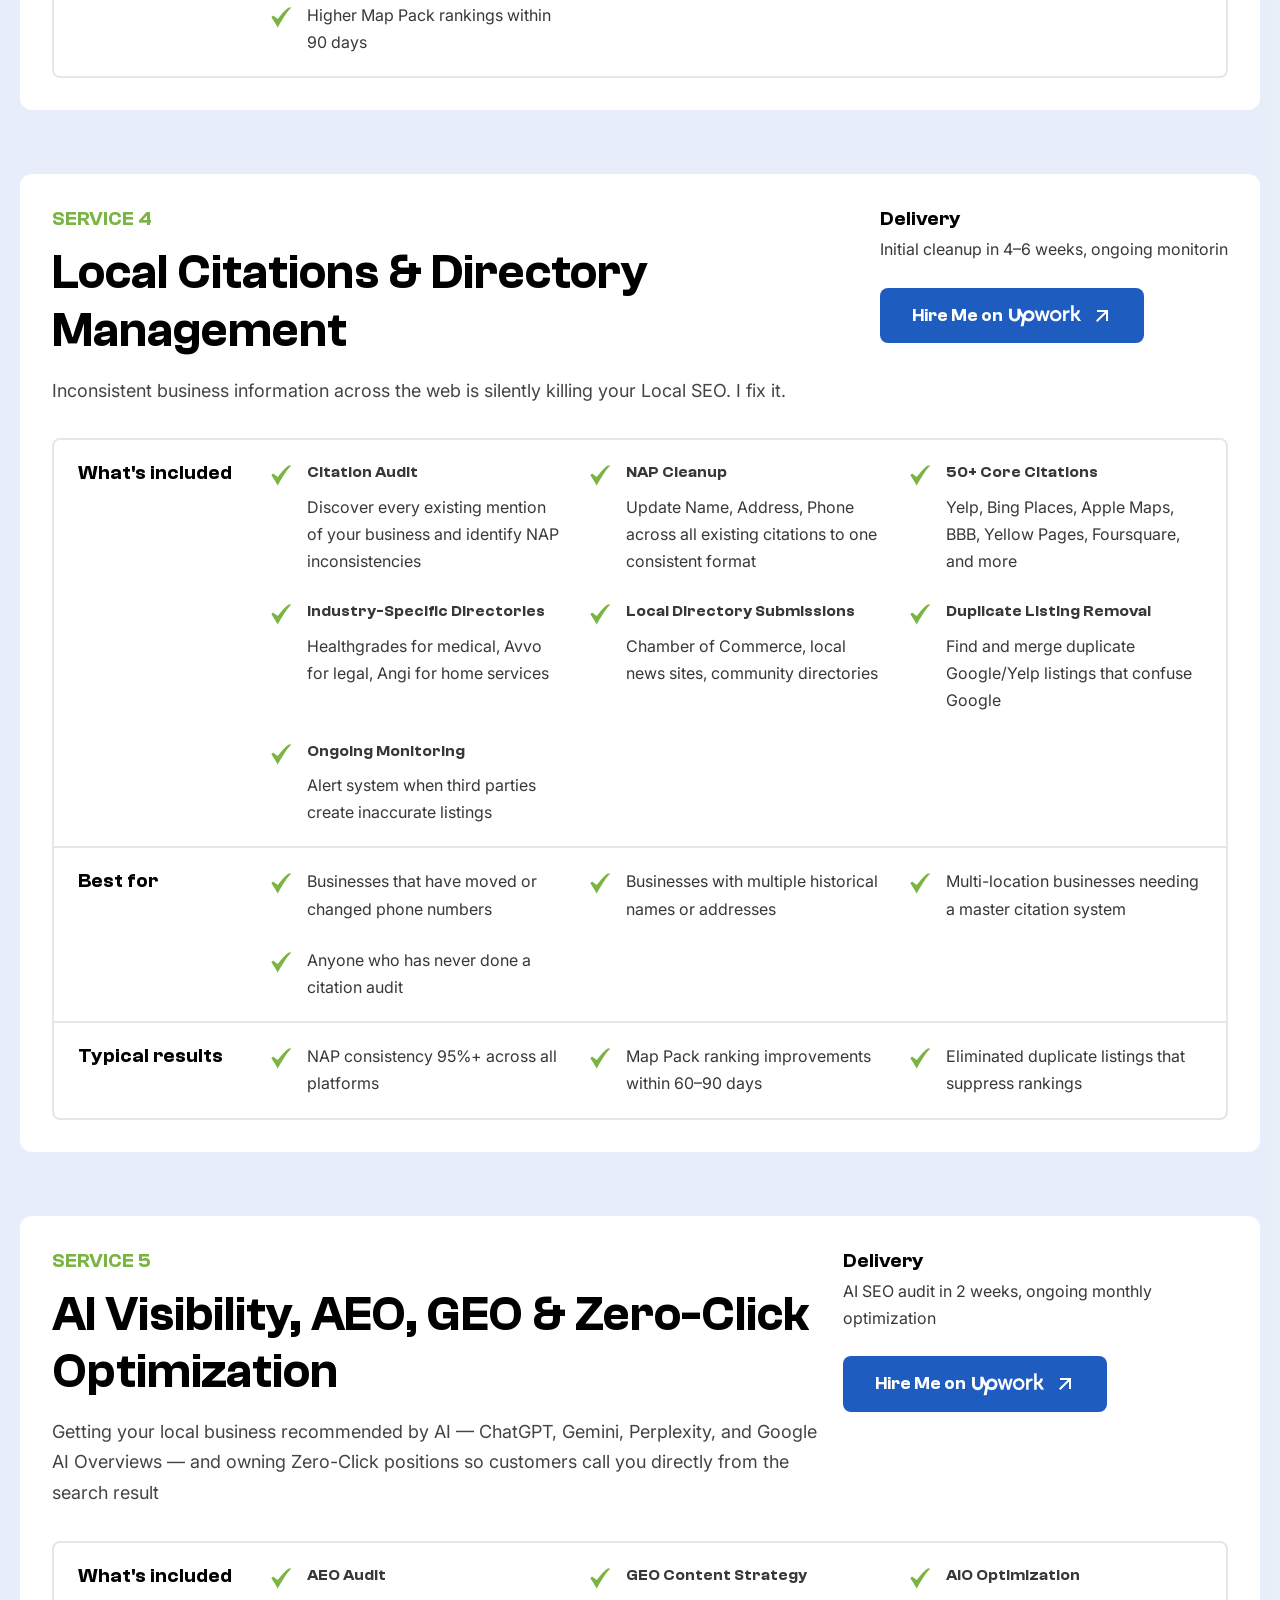
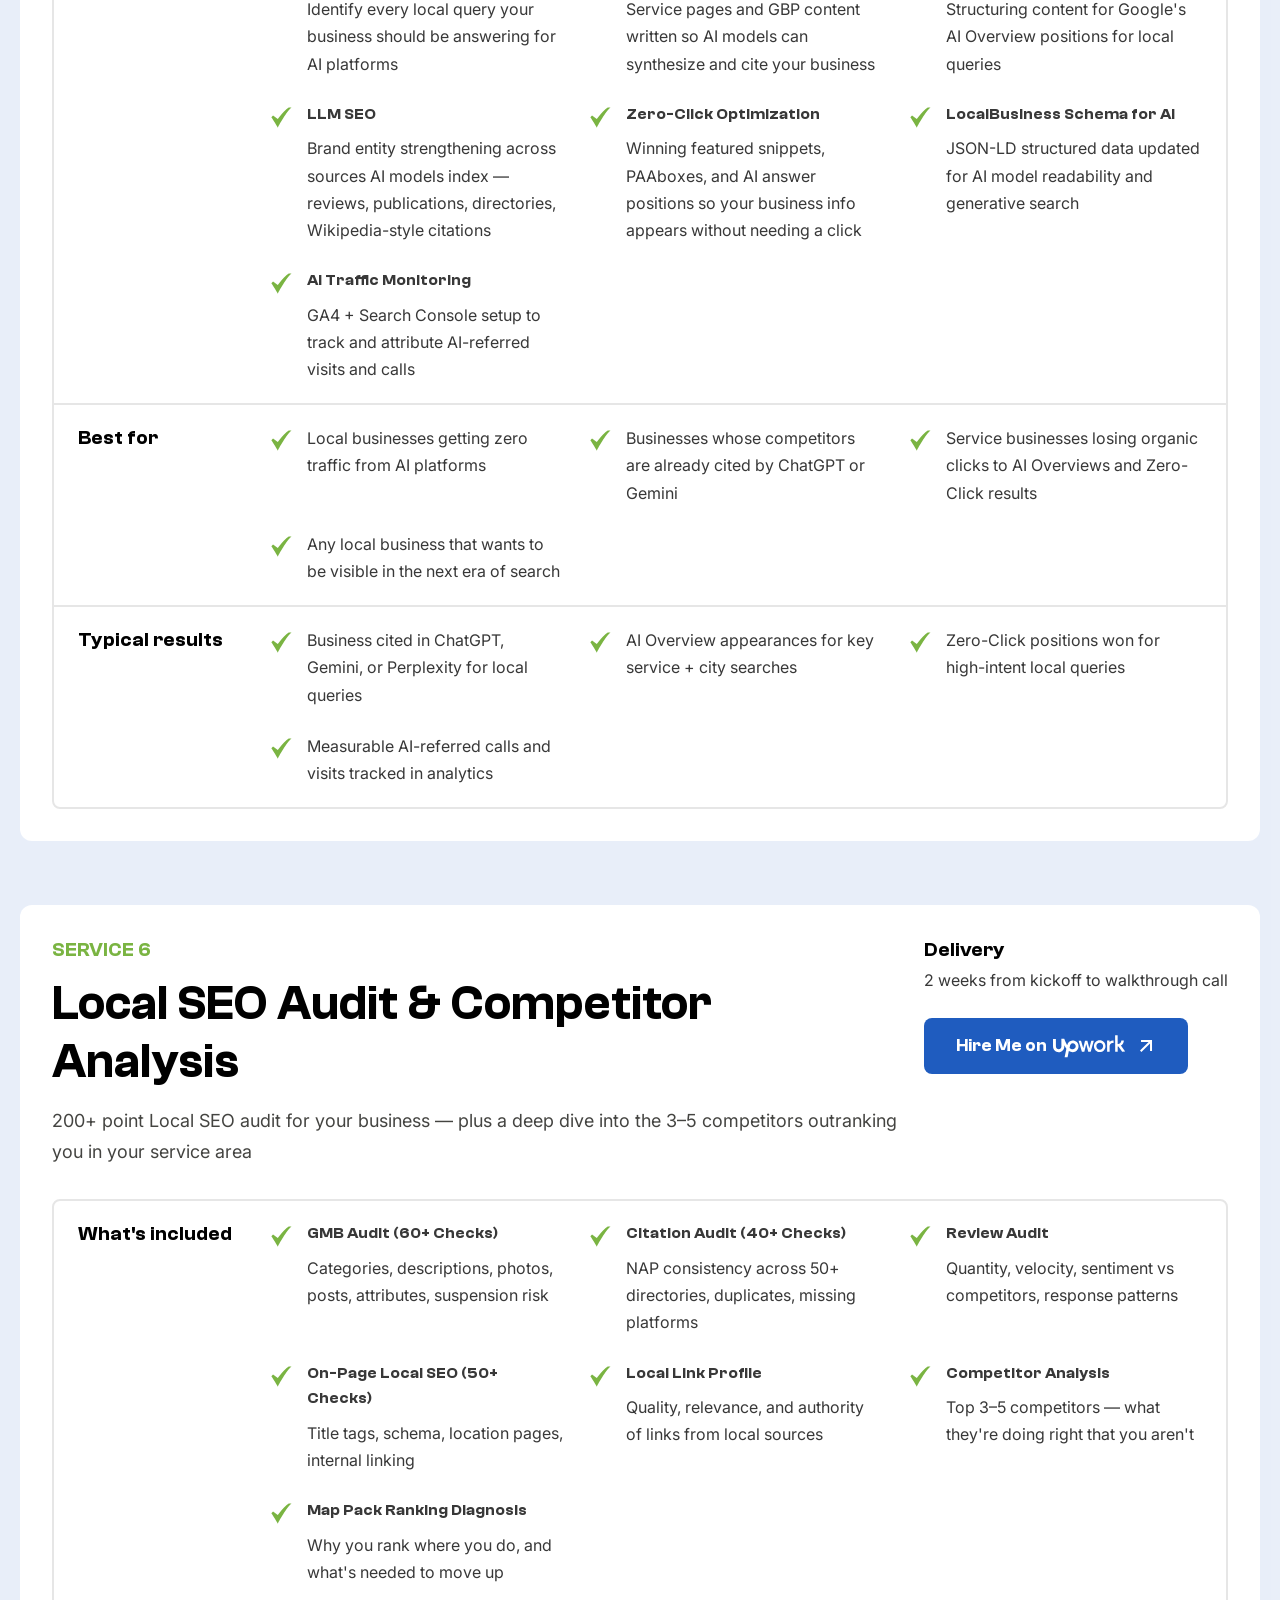
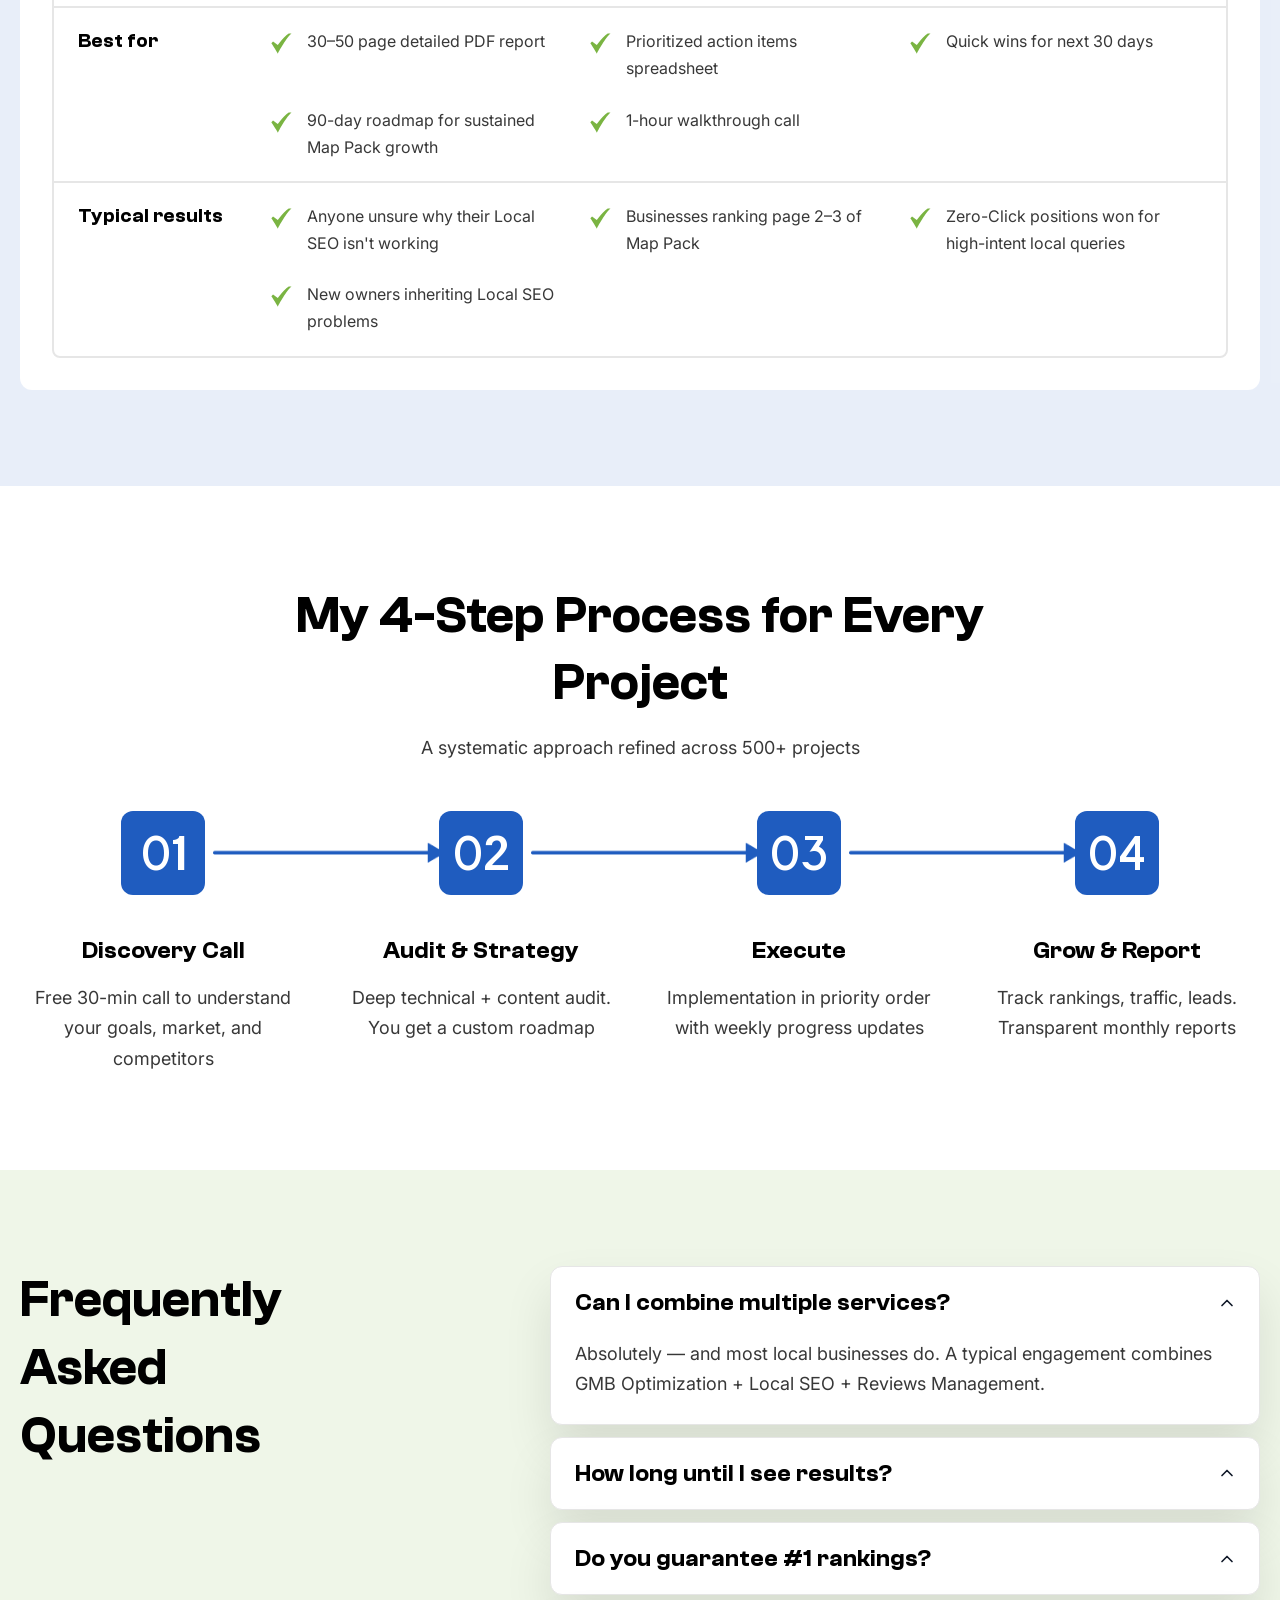
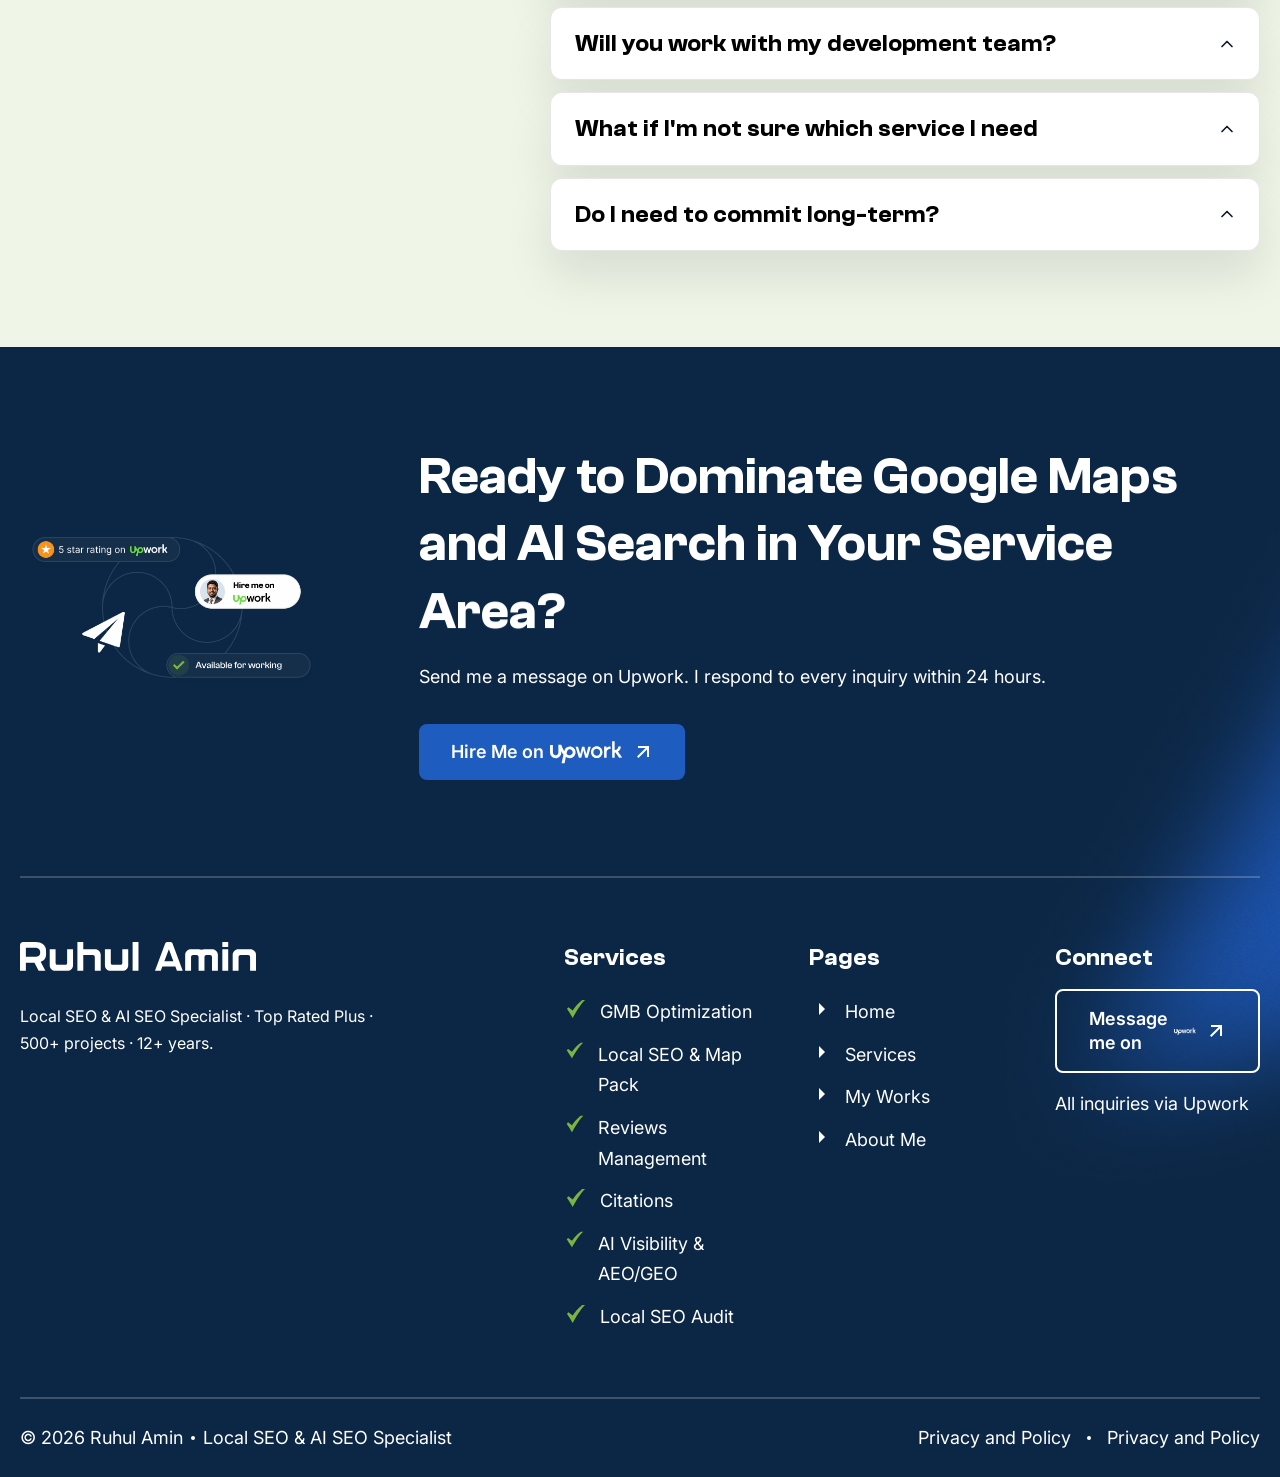
<file: service.html>
<!DOCTYPE html>
<html lang="en">

<head>
    <meta charset="UTF-8">
    <meta name="viewport" content="width=device-width, initial-scale=1.0">
    <title>Ruhul Amin</title>
    <link rel="stylesheet" href="assets/css/splide.min.css">
    <link rel="stylesheet" href="assets/css/style.css">
</head>

<body>

    <!-- navbar start -->
    <nav id="navbar" class="">


        <div class="container">
            <div class="navbar-inner sm:py-6 py-3">

                <!-- Left Logo -->
                <div class="navbar-logo-wrap">
                    <a href="index.html" class="navbar-logo">
                        <img src="assets/images/Logo.svg" alt="Ruhul amin">
                    </a>
                </div>

                <!-- Center Navigation -->
                <ul class="navbar-links">
                    <li class="nav-item ">
                        <a href="index.html">
                            <span class="nav-dot"></span>
                            <span class="nav-label">Home</span>
                        </a>
                    </li>

                    <li class="nav-item active">
                        <a href="service.html">
                            <span class="nav-dot"></span>
                            <span class="nav-label">Service</span>
                        </a>
                    </li>

                    <li class="nav-item">
                        <a href="work.html">
                            <span class="nav-dot"></span>
                            <span class="nav-label">Works</span>
                        </a>
                    </li>

                    <li class="nav-item">
                        <a href="about.html">
                            <span class="nav-dot"></span>
                            <span class="nav-label">About Me</span>
                        </a>
                    </li>
                </ul>

                <!-- Right CTA + Hamburger -->
                <div class="navbar-right">

                    <a href="#" class="navbar-cta" id="navbarCta">
                        <span class="cta-text flex items-center gap-1.5">
                            Hire me on
                            <span>
                                <img src="assets/images/white-upwork.svg" class="img-fluid upwork-img" alt="upwork">
                            </span>
                        </span>

                        <span class="cta-arrow-wrap" aria-hidden="true">
                            <svg class="arrow-cur" width="18" height="18" viewBox="0 0 20 20" fill="none">
                                <path
                                    d="M14.0032 7.41421L5.39663 16.0208L3.98242 14.6066L12.589 6H5.00324V4H16.0032V15H14.0032V7.41421Z"
                                    fill="#fff" />
                            </svg>

                            <svg class="arrow-nxt" width="18" height="18" viewBox="0 0 20 20" fill="none">
                                <path
                                    d="M14.0032 7.41421L5.39663 16.0208L3.98242 14.6066L12.589 6H5.00324V4H16.0032V15H14.0032V7.41421Z"
                                    fill="#fff" />
                            </svg>
                        </span>
                    </a>

                    <!-- Hamburger -->
                    <button id="hamburger" aria-label="Toggle menu">
                        <span class="ham-top"></span>
                        <span class="ham-mid"></span>
                        <span class="ham-bot"></span>
                    </button>

                </div>

            </div>
        </div>

        <!-- Mobile Menu -->
        <div id="mobile-menu">
            <div class="container">
                <div class="mobile-menu-inner">
                    <ul>
                        <li><a href="index.html">Home</a></li>
                        <li><a href="service.html">Service</a></li>
                        <li><a href="work.html">Works</a></li>
                        <li><a href="about.html">About Me</a></li>

                        <li>
                            <a href="#" class="navbar-cta inline-flex mt-2 justify-center" id="mobileNavCta">
                                <span class="cta-text flex items-center gap-1.5">
                                    Hire me on
                                    <span>
                                        <img src="assets/images/white-upwork.svg" class="img-fluid upwork-img"
                                            alt="upwork">
                                    </span>
                                </span>
                            </a>
                        </li>

                    </ul>
                </div>
            </div>
        </div>

    </nav>
    <!-- navbar end -->

    <!-- banner section start  -->
    <section class=" sm:pt-20 pt-20 relative">
        <!--  -->
        <div class="hidden lg:block absolute top-0 left-0 select-none pointer-events-none">
            <img src="assets/images/top-left-color-shape.svg"
                class="w-16 sm:w-24 md:w-40 lg:w-auto h-auto select-none " />
        </div>


        <div class="hidden lg:block absolute top-0 right-0 select-none pointer-events-none">
            <img src="assets/images/service-top-shade.svg" class="w-62.5 sm:w-100 md:w-125 select-none" />
        </div>

        <div class="container relative z-40 ">
            <div class="flex flex-col lg:flex-row text-center md:text-start items-center justify-between gap-5">
                <div class="w-full lg:w-[60%] ">
                    <div class="max-w-230">
                        <span
                            class="text-dark2 text-sm md:text-base lg:text-lg font-medium leading-[150%] font-clash block uppercase mb-3">
                            6 LOCAL SEO & AI SEO SERVICES
                        </span>

                        <h1
                            class="text-black text-[32px] sm:text-[42px] lg:text-[60px] font-semibold leading-[120%] font-clash mb-4">
                            Local SEO & AI SEO Services That Get You Ranked Everywhere
                        </h1>

                        <p
                            class="text-sm sm:text-base md:text-lg font-normal leading-[130%] sm:leading-[150%] md:leading-[170%]">
                            Six specialized services covering local search and AI discovery — from GMB optimization and
                            Map
                            Pack ranking to AEO, GEO, AIO, LLM SEO, and Zero-Click Optimization. Pick one or combine
                            them
                            for complete visibility wherever your customers are searching.
                        </p>

                        <div class="mt-6 md:mt-8">
                            <!-- ── PRIMARY: Hire Me on Upwork ── -->
                            <a href="#"
                                class="btn-primary sm:w-auto w-full inline-flex items-center justify-center gap-2.5 bg-main hover:bg-black text-white text-sm sm:text-base md:text-lg font-semibold leading-[130%] md:leading-[132%] px-8 md:py-4 py-2 rounded-lg transition-colors duration-200 overflow-hidden">

                                <span class="flex items-center gap-1.5">
                                    Hire Me on
                                    <img src="assets/images/white-upwork.svg" alt="Upwork"
                                        class="w-16.5 lg:w-18.25 sm:w-full brightness-0 invert" />
                                </span>

                                <!-- Arrow wrap -->
                                <span class="cta-arrow-wrap" aria-hidden="true">

                                    <svg class="arrow-cur" width="20" height="20" viewBox="0 0 20 20" fill="none"
                                        xmlns="http://www.w3.org/2000/svg">
                                        <path
                                            d="M14.0208 7.41421L5.41421 16.0208L4 14.6066L12.6066 6H5.02082V4H16.0208V15H14.0208V7.41421Z"
                                            fill="white" />
                                    </svg>

                                    <svg class="arrow-nxt" width="20" height="20" viewBox="0 0 20 20" fill="none"
                                        xmlns="http://www.w3.org/2000/svg">
                                        <path
                                            d="M14.0208 7.41421L5.41421 16.0208L4 14.6066L12.6066 6H5.02082V4H16.0208V15H14.0208V7.41421Z"
                                            fill="white" />
                                    </svg>

                                </span>
                            </a>
                        </div>
                    </div>
                </div>

                <div
                    class="w-full lg:w-[40%] md:min-h-150 flex justify-center lg:justify-end select-none pointer-events-none">
                    <img src="assets/images/service-banner.webp" alt="Local SEO & AI Search Map Graphic"
                        class="w-full sm:max-w-120 md:max-w-135 h-auto object-contain reveal-image select-none" />
                </div>

            </div>
        </div>
        </div>
    </section>
    <!-- banner section end -->

    <!-- Jump to a service -->
    <section class="bg-cover bg-center text-white py-6 md:p-12"
        style="background-image: url('./assets/images/brand-bg.svg');">
        <div class="container ">
            <div class="flex flex-col md:flex-row items-center justify-start gap-4 lg:gap-6 font-clash">

                <span class="text-2xl font-semibold leading-[130%]">
                    Jump to a Service:
                </span>

                <div
                    class="flex flex-wrap items-center gap-2 md:gap-4 w-full md:w-auto justify-start md:justify-center select-none">

                    <a href="#gmb-optimization"
                        class="text-sm md:text-base font-normal md:font-semibold leading-[160%] border-2 border-white/20 rounded-md md:rounded-lg px-3 py-1 md:px-5 md:py-3 hover:bg-white hover:text-main transition duration-300">
                        GMB Optimization
                    </a>

                    <a href="#local-seo-map-pack"
                        class="text-sm md:text-base font-normal md:font-semibold leading-[160%] border-2 border-white/20 rounded-md md:rounded-lg px-3 py-1 md:px-5 md:py-3 hover:bg-white hover:text-main transition duration-300">
                        Local SEO & Map Pack
                    </a>

                    <a href="#reviews-reputation"
                        class="text-sm md:text-base font-normal md:font-semibold leading-[160%] border-2 border-white/20 rounded-md md:rounded-lg px-3 py-1 md:px-5 md:py-3 hover:bg-white hover:text-main transition duration-300">
                        Reviews & Reputation
                    </a>

                    <a href="#citations"
                        class="text-sm md:text-base font-normal md:font-semibold leading-[160%] border-2 border-white/20 rounded-md md:rounded-lg px-3 py-1 md:px-5 md:py-3 hover:bg-white hover:text-main transition duration-300">
                        Citations
                    </a>

                    <a href="#ai-visibility-aeo-geo"
                        class="text-sm md:text-base font-normal md:font-semibold leading-[160%] border-2 border-white/20 rounded-md md:rounded-lg px-3 py-1 md:px-5 md:py-3 hover:bg-white hover:text-main transition duration-300">
                        AI Visibility & AEO/GEO
                    </a>

                    <a href="#local-seo-audit"
                        class="text-sm md:text-base font-normal md:font-semibold leading-[160%] border-2 border-white/20 rounded-md md:rounded-lg px-3 py-1 md:px-5 md:py-3 hover:bg-white hover:text-main transition duration-300">
                        Local SEO Audit
                    </a>

                </div>
            </div>
        </div>
    </section>
    <!-- Jump to a service -->

    <!-- GMB Problems I Solve Every Day -->
    <section class="bg-white section-padding">
        <div class="container">

            <!-- section heading -->
            <div class="max-w-196 mx-auto text-center">
                <h2
                    class="text-[24px] sm:text-[28px]  md:text-[42px] lg:text-[52px] font-semibold leading-[100%] md:leading-[130%] ">
                    Local SEO & GMB Problems I Solve Every Day
                </h2>
            </div>
            <!-- section heading -->

            <div class="grid grid-cols-1 md:grid-cols-2 lg:grid-cols-3 gap-3 md:gap-5 mt-6 md:mt-12">

                <!-- item -->
                <div
                    class="flex justify-center items-center gap-3 md:gap-5 px-4 py-3 md:px-6 md:py-5 rounded-lg sm:rounded-xl md:rounded-[20px] bg-red/10 ">
                    <div class="shrink-0 mt-0.5 w-5 md:w-7.75 h-auto">
                        <img src="assets/images/red-cross.svg" alt="icon" class="w-full h-full">
                    </div>
                    <p class="text-sm sm:text-base font-normal leading-[130%] sm:leading-[150%] md:leading-[170%]">
                        Your competitors show up first in Google Maps when locals search "near me"
                    </p>
                </div>
                <!-- item -->
                <div
                    class="flex justify-center items-center gap-3 md:gap-5 px-4 py-3 md:px-6 md:py-5 rounded-lg sm:rounded-xl md:rounded-[20px] bg-red/10 ">
                    <div class="shrink-0 mt-0.5 w-5 md:w-7.75 h-auto">
                        <img src="assets/images/red-cross.svg" alt="icon" class="w-full h-full">
                    </div>
                    <p class="text-sm sm:text-base font-normal leading-[130%] sm:leading-[150%] md:leading-[170%]">
                        Your Google Business Profile has been suspended, unverified, or flagged
                    </p>
                </div>
                <!-- item -->
                <div
                    class="flex justify-center items-center gap-3 md:gap-5 px-4 py-3 md:px-6 md:py-5 rounded-lg sm:rounded-xl md:rounded-[20px] bg-red/10 ">
                    <div class="shrink-0 mt-0.5 w-5 md:w-7.75 h-auto">
                        <img src="assets/images/red-cross.svg" alt="icon" class="w-full h-full">
                    </div>
                    <p class="text-sm sm:text-base font-normal leading-[130%] sm:leading-[150%] md:leading-[170%]">
                        You're getting 5–15 reviews while competitors have 200+ — and they're outranking you
                    </p>
                </div>
                <!-- item -->
                <div
                    class="flex justify-center items-center gap-3 md:gap-5 px-4 py-3 md:px-6 md:py-5 rounded-lg sm:rounded-xl md:rounded-[20px] bg-red/10 ">
                    <div class="shrink-0 mt-0.5 w-5 md:w-7.75 h-auto">
                        <img src="assets/images/red-cross.svg" alt="icon" class="w-full h-full">
                    </div>
                    <p class="text-sm sm:text-base font-normal leading-[130%] sm:leading-[150%] md:leading-[170%]">
                        Your business address is inconsistent across the web (NAP issues killing your rankings)
                    </p>
                </div>
                <!-- item -->
                <div
                    class="flex justify-center items-center gap-3 md:gap-5 px-4 py-3 md:px-6 md:py-5 rounded-lg sm:rounded-xl md:rounded-[20px] bg-red/10 ">
                    <div class="shrink-0 mt-0.5 w-5 md:w-7.75 h-auto">
                        <img src="assets/images/red-cross.svg" alt="icon" class="w-full h-full">
                    </div>
                    <p class="text-sm sm:text-base font-normal leading-[130%] sm:leading-[150%] md:leading-[170%]">
                        You serve multiple cities but only show up in one — losing the rest to competitors
                    </p>
                </div>
                <!-- item -->
                <div
                    class="flex justify-center items-center gap-3 md:gap-5 px-4 py-3 md:px-6 md:py-5 rounded-lg sm:rounded-xl md:rounded-[20px] bg-red/10 ">
                    <div class="shrink-0 mt-0.5 w-5 md:w-7.75 h-auto">
                        <img src="assets/images/red-cross.svg" alt="icon" class="w-full h-full">
                    </div>
                    <p class="text-sm sm:text-base font-normal leading-[130%] sm:leading-[150%] md:leading-[170%]">
                        Your phone isn't ringing despite spending hundreds on Google Ads
                    </p>
                </div>
                <!-- item -->
                <div
                    class="flex justify-center items-center gap-3 md:gap-5 px-4 py-3 md:px-6 md:py-5 rounded-lg sm:rounded-xl md:rounded-[20px] bg-red/10 ">
                    <div class="shrink-0 mt-0.5 w-5 md:w-7.75 h-auto">
                        <img src="assets/images/red-cross.svg" alt="icon" class="w-full h-full">
                    </div>
                    <p class="text-sm sm:text-base font-normal leading-[130%] sm:leading-[150%] md:leading-[170%]">
                        You manage multiple locations and need a system to scale Local SEO across all of them
                    </p>
                </div>
                <!-- item -->
                <div
                    class="flex justify-center items-center gap-3 md:gap-5 px-4 py-3 md:px-6 md:py-5 rounded-lg sm:rounded-xl md:rounded-[20px] bg-red/10 ">
                    <div class="shrink-0 mt-0.5 w-5 md:w-7.75 h-auto">
                        <img src="assets/images/red-cross.svg" alt="icon" class="w-full h-full">
                    </div>
                    <p class="text-sm sm:text-base font-normal leading-[130%] sm:leading-[150%] md:leading-[170%]">
                        Your business is invisible when customers ask ChatGPT, Gemini, or Perplexity for local
                        recommendations
                    </p>
                </div>
                <!-- item -->
                <div
                    class="flex justify-center items-center gap-3 md:gap-5 px-4 py-3 md:px-6 md:py-5 rounded-lg sm:rounded-xl md:rounded-[20px] bg-red/10 ">
                    <div class="shrink-0 mt-0.5 w-5 md:w-7.75 h-auto">
                        <img src="assets/images/red-cross.svg" alt="icon" class="w-full h-full">
                    </div>
                    <p class="text-sm sm:text-base font-normal leading-[130%] sm:leading-[150%] md:leading-[170%]">
                        AI Overviews and Zero-Click results are eating your organic clicks — and you have no strategy to
                        respond
                    </p>
                </div>

            </div>
        </div>
    </section>
    <!-- GMB Problems I Solve Every Day -->

    <!-- Service cards section -->
    <section class="bg-main/10 section-padding">
        <div class="container space-y-6 sm:space-y-10 md:space-y-16">
            <!-- ================= SERVICE CARD 1 ================= -->
            <div id="gmb-optimization" class="bg-white rounded-xl p-5 md:p-8 font-clash">


                <!-- Header -->
                <div class="flex flex-col lg:flex-row lg:justify-between lg:items-start gap-4 md:gap-6 mb-8">

                    <div class="flex-1">

                        <span
                            class="text-green text-sm sm:text-base md:text-lg lg:text-xl font-semibold leading-[100%] md:leading-[130%] block uppercase mb-3">
                            Service 1
                        </span>


                        <h2
                            class="text-black text-[24px] sm:text-[28px]  md:text-[42px] lg:text-[48px] font-semibold leading-[120%] mb-4">
                            Google Business Profile (GMB) Optimization
                        </h2>


                        <p
                            class="text-[#444441] font-inter text-sm sm:text-base md:text-lg font-normal leading-[130%] sm:leading-[150%] md:leading-[170%]">
                            Your GMB listing is the single most important asset in Local SEO — and the one most
                            businesses get completely wrong.
                        </p>

                    </div>

                    <div class="max-w-96.25">

                        <h3 class="text-black text-lg sm:text-xl font-semibold leading-[100%] md:leading-[130%] mb-1">
                            Delivery
                        </h3>

                        <p
                            class="text-dark2 text-sm md:text-base font-normal leading-[130%] sm:leading-[150%] md:leading-[170%] font-inter mb-6">
                            Setup in 2–3 weeks, ongoing optimization monthly
                        </p>
                        <a href="#"
                            class="btn-primary sm:w-auto w-full inline-flex items-center justify-center gap-2.5 bg-main hover:bg-black text-white text-sm sm:text-base md:text-lg font-semibold leading-[130%] md:leading-[132%] px-8 md:py-4 py-2 rounded-lg transition-colors duration-200 overflow-hidden">

                            <span class="flex items-center gap-1.5">
                                Hire Me on
                                <img src="assets/images/white-upwork.svg" alt="Upwork"
                                    class="w-16.5 lg:w-18.25 sm:w-full brightness-0 invert" />
                            </span>

                            <!-- Arrow wrap -->
                            <span class="cta-arrow-wrap" aria-hidden="true">

                                <svg class="arrow-cur" width="20" height="20" viewBox="0 0 20 20" fill="none"
                                    xmlns="http://www.w3.org/2000/svg">
                                    <path
                                        d="M14.0208 7.41421L5.41421 16.0208L4 14.6066L12.6066 6H5.02082V4H16.0208V15H14.0208V7.41421Z"
                                        fill="white" />
                                </svg>

                                <svg class="arrow-nxt" width="20" height="20" viewBox="0 0 20 20" fill="none"
                                    xmlns="http://www.w3.org/2000/svg">
                                    <path
                                        d="M14.0208 7.41421L5.41421 16.0208L4 14.6066L12.6066 6H5.02082V4H16.0208V15H14.0208V7.41421Z"
                                        fill="white" />
                                </svg>

                            </span>
                        </a>

                    </div>

                </div>




                <!-- Content Box -->

                <div class="border md:border-2 border-[#E6E6E6] rounded-lg overflow-hidden">


                    <!-- Included -->
                    <div
                        class="grid grid-cols-1 md:grid-cols-12 px-4 py-4 md:px-6 md:py-5 gap-4 border-b md:border-b-2 border-[#E6E6E6]">

                        <div class="md:col-span-2">
                            <h4
                                class="text-black text-base md:text-lg lg:text-xl font-semibold leading-[100%] md:leading-[130%]">
                                What's included
                            </h4>
                        </div>

                        <div class="md:col-span-10 grid grid-cols-1 sm:grid-cols-2 lg:grid-cols-3 gap-3 md:gap-6">

                            <!-- Item -->
                            <div class="flex gap-1 md:gap-3 items-start">

                                <span class="w-4 h-4 md:w-6.75 md:h-6.75 shrink-0 mt-0.5">
                                    <img src="assets/images/service-check.svg" alt="icon"
                                        class="w-full h-full object-contain">
                                </span>

                                <div>
                                    <h5 class="text-dark2 text-base font-semibold leading-[160%] mb-1 md:mb-2">
                                        Complete GMB Audit
                                    </h5>

                                    <p
                                        class="text-dark2 text-sm md:text-base font-normal leading-[130%] sm:leading-[150%] md:leading-[170%] font-inter">
                                        Identify every signal Google uses to rank you, and exactly what's missing
                                    </p>
                                </div>

                            </div>
                            <!-- Item -->
                            <div class="flex gap-1 md:gap-3 items-start">

                                <span class="w-4 h-4 md:w-6.75 md:h-6.75 shrink-0 mt-0.5">
                                    <img src="assets/images/service-check.svg" alt="icon"
                                        class="w-full h-full object-contain">
                                </span>

                                <div>
                                    <h5 class="text-dark2 text-base font-semibold leading-[160%] mb-1 md:mb-2">
                                        Categories & Services
                                    </h5>

                                    <p
                                        class="text-dark2 text-sm md:text-base font-normal leading-[130%] sm:leading-[150%] md:leading-[170%] font-inter">
                                        Pick primary + secondary categories that trigger your target searches
                                    </p>
                                </div>

                            </div>
                            <!-- Item -->
                            <div class="flex gap-1 md:gap-3 items-start">

                                <span class="w-4 h-4 md:w-6.75 md:h-6.75 shrink-0 mt-0.5">
                                    <img src="assets/images/service-check.svg" alt="icon"
                                        class="w-full h-full object-contain">
                                </span>

                                <div>
                                    <h5 class="text-dark2 text-base font-semibold leading-[160%] mb-1 md:mb-2">
                                        Profile Completion
                                    </h5>

                                    <p
                                        class="text-dark2 text-sm md:text-base font-normal leading-[130%] sm:leading-[150%] md:leading-[170%] font-inter">
                                        Photos (interior, exterior, team, products), descriptions, attributes, hours,
                                        service areas
                                    </p>
                                </div>

                            </div>
                            <!-- Item -->
                            <div class="flex gap-1 md:gap-3 items-start">

                                <span class="w-4 h-4 md:w-6.75 md:h-6.75 shrink-0 mt-0.5">
                                    <img src="assets/images/service-check.svg" alt="icon"
                                        class="w-full h-full object-contain">
                                </span>

                                <div>
                                    <h5 class="text-dark2 text-base font-semibold leading-[160%] mb-1 md:mb-2">
                                        Q&A Management
                                    </h5>

                                    <p
                                        class="text-dark2 text-sm md:text-base font-normal leading-[130%] sm:leading-[150%] md:leading-[170%] font-inter">
                                        Seed buyer-intent questions with optimized answers
                                    </p>
                                </div>

                            </div>
                            <!-- Item -->
                            <div class="flex gap-1 md:gap-3 items-start">

                                <span class="w-4 h-4 md:w-6.75 md:h-6.75 shrink-0 mt-0.5">
                                    <img src="assets/images/service-check.svg" alt="icon"
                                        class="w-full h-full object-contain">
                                </span>

                                <div>
                                    <h5 class="text-dark2 text-base font-semibold leading-[160%] mb-1 md:mb-2">
                                        GMB Posts Strategy
                                    </h5>

                                    <p
                                        class="text-dark2 text-sm md:text-base font-normal leading-[130%] sm:leading-[150%] md:leading-[170%] font-inter">
                                        Weekly posts (offers, events, products) that signal Google you're active
                                    </p>
                                </div>

                            </div>
                            <!-- Item -->
                            <div class="flex gap-1 md:gap-3 items-start">

                                <span class="w-4 h-4 md:w-6.75 md:h-6.75 shrink-0 mt-0.5">
                                    <img src="assets/images/service-check.svg" alt="icon"
                                        class="w-full h-full object-contain">
                                </span>

                                <div>
                                    <h5 class="text-dark2 text-base font-semibold leading-[160%] mb-1 md:mb-2">
                                        Suspension Recovery
                                    </h5>

                                    <p
                                        class="text-dark2 text-sm md:text-base font-normal leading-[130%] sm:leading-[150%] md:leading-[170%] font-inter">
                                        If your GMB is suspended, I handle the reinstatement process
                                    </p>
                                </div>

                            </div>
                            <!-- Item -->
                            <div class="flex gap-1 md:gap-3 items-start">

                                <span class="w-4 h-4 md:w-6.75 md:h-6.75 shrink-0 mt-0.5">
                                    <img src="assets/images/service-check.svg" alt="icon"
                                        class="w-full h-full object-contain">
                                </span>

                                <div>
                                    <h5 class="text-dark2 text-base font-semibold leading-[160%] mb-1 md:mb-2">
                                        GMB Insights Tracking
                                    </h5>

                                    <p
                                        class="text-dark2 text-sm md:text-base font-normal leading-[130%] sm:leading-[150%] md:leading-[170%] font-inter">
                                        Calls, direction requests, website clicks, search queries
                                    </p>
                                </div>
                            </div>
                        </div>
                    </div>

                    <!-- Best For -->
                    <div
                        class="grid grid-cols-1 md:grid-cols-12 px-4 py-4 md:px-6 md:py-5 gap-4 border-b md:border-b-2 border-[#E6E6E6]">

                        <div class="md:col-span-2">
                            <h4
                                class="text-black text-base md:text-lg lg:text-xl font-semibold leading-[100%] md:leading-[130%]">
                                Best for
                            </h4>
                        </div>

                        <div class="md:col-span-10 grid grid-cols-1 sm:grid-cols-2 lg:grid-cols-3 gap-3 md:gap-6">

                            <!-- Item -->
                            <div class="flex gap-1 md:gap-3 items-start">

                                <span class="w-4 h-4 md:w-6.75 md:h-6.75 shrink-0 mt-0.5">
                                    <img src="assets/images/service-check.svg" alt="icon"
                                        class="w-full h-full object-contain">
                                </span>

                                <div>

                                    <p
                                        class="text-dark2 text-sm md:text-base font-normal leading-[130%] sm:leading-[150%] md:leading-[170%] font-inter">
                                        Businesses with a GMB listing that isn't ranking
                                    </p>
                                </div>

                            </div>
                            <!-- Item -->
                            <div class="flex gap-1 md:gap-3 items-start">

                                <span class="w-4 h-4 md:w-6.75 md:h-6.75 shrink-0 mt-0.5">
                                    <img src="assets/images/service-check.svg" alt="icon"
                                        class="w-full h-full object-contain">
                                </span>

                                <div>

                                    <p
                                        class="text-dark2 text-sm md:text-base font-normal leading-[130%] sm:leading-[150%] md:leading-[170%] font-inter">
                                        New businesses setting up GMB for the first time
                                    </p>
                                </div>

                            </div>
                            <!-- Item -->
                            <div class="flex gap-1 md:gap-3 items-start">

                                <span class="w-4 h-4 md:w-6.75 md:h-6.75 shrink-0 mt-0.5">
                                    <img src="assets/images/service-check.svg" alt="icon"
                                        class="w-full h-full object-contain">
                                </span>

                                <div>

                                    <p
                                        class="text-dark2 text-sm md:text-base font-normal leading-[130%] sm:leading-[150%] md:leading-[170%] font-inter">
                                        Businesses with suspended/unverified profiles
                                    </p>
                                </div>

                            </div>
                            <!-- Item -->
                            <div class="flex gap-1 md:gap-3 items-start">

                                <span class="w-4 h-4 md:w-6.75 md:h-6.75 shrink-0 mt-0.5">
                                    <img src="assets/images/service-check.svg" alt="icon"
                                        class="w-full h-full object-contain">
                                </span>

                                <div>

                                    <p
                                        class="text-dark2 text-sm md:text-base font-normal leading-[130%] sm:leading-[150%] md:leading-[170%] font-inter">
                                        Anyone whose competitor outranks them in Maps
                                    </p>
                                </div>

                            </div>
                            <!-- Item -->
                            <div class="flex gap-1 md:gap-3 items-start">

                                <span class="w-4 h-4 md:w-6.75 md:h-6.75 shrink-0 mt-0.5">
                                    <img src="assets/images/service-check.svg" alt="icon"
                                        class="w-full h-full object-contain">
                                </span>

                                <div>

                                    <p
                                        class="text-dark2 text-sm md:text-base font-normal leading-[130%] sm:leading-[150%] md:leading-[170%] font-inter">
                                        Multi-location businesses with inconsistent profiles
                                    </p>
                                </div>

                            </div>
                        </div>
                    </div>

                    <!-- Results -->
                    <div class="grid grid-cols-1 md:grid-cols-12 px-4 py-4 md:px-6 md:py-5 gap-4 ">

                        <div class="md:col-span-2">
                            <h4
                                class="text-black text-base md:text-lg lg:text-xl font-semibold leading-[100%] md:leading-[130%]">
                                Typical results
                            </h4>
                        </div>

                        <div class="md:col-span-10 grid grid-cols-1 sm:grid-cols-2 lg:grid-cols-3 gap-3 md:gap-6">

                            <!-- Item -->
                            <div class="flex gap-1 md:gap-3 items-start">

                                <span class="w-4 h-4 md:w-6.75 md:h-6.75 shrink-0 mt-0.5">
                                    <img src="assets/images/service-check.svg" alt="icon"
                                        class="w-full h-full object-contain">
                                </span>

                                <div>

                                    <p
                                        class="text-dark2 text-sm md:text-base font-normal leading-[130%] sm:leading-[150%] md:leading-[170%] font-inter">
                                        Map Pack ranking within 4–8 weeks
                                    </p>
                                </div>

                            </div>
                            <!-- Item -->
                            <div class="flex gap-1 md:gap-3 items-start">

                                <span class="w-4 h-4 md:w-6.75 md:h-6.75 shrink-0 mt-0.5">
                                    <img src="assets/images/service-check.svg" alt="icon"
                                        class="w-full h-full object-contain">
                                </span>

                                <div>

                                    <p
                                        class="text-dark2 text-sm md:text-base font-normal leading-[130%] sm:leading-[150%] md:leading-[170%] font-inter">
                                        +150–300% direct calls from GBP
                                    </p>
                                </div>

                            </div>
                            <!-- Item -->
                            <div class="flex gap-1 md:gap-3 items-start">

                                <span class="w-4 h-4 md:w-6.75 md:h-6.75 shrink-0 mt-0.5">
                                    <img src="assets/images/service-check.svg" alt="icon"
                                        class="w-full h-full object-contain">
                                </span>

                                <div>

                                    <p
                                        class="text-dark2 text-sm md:text-base font-normal leading-[130%] sm:leading-[150%] md:leading-[170%] font-inter">
                                        Direction requests double or triple
                                    </p>
                                </div>

                            </div>
                            <!-- Item -->
                            <div class="flex gap-1 md:gap-3 items-start">

                                <span class="w-4 h-4 md:w-6.75 md:h-6.75 shrink-0 mt-0.5">
                                    <img src="assets/images/service-check.svg" alt="icon"
                                        class="w-full h-full object-contain">
                                </span>

                                <div>

                                    <p
                                        class="text-dark2 text-sm md:text-base font-normal leading-[130%] sm:leading-[150%] md:leading-[170%] font-inter">
                                        Profile views grow 5–10x
                                    </p>
                                </div>

                            </div>
                        </div>
                    </div>
                </div>
            </div>
            <!-- ================= SERVICE CARD 2 ================= -->
            <div id="local-seo-map-pack" class="bg-white rounded-xl p-5 md:p-8 font-clash">


                <!-- Header -->
                <div class="flex flex-col lg:flex-row lg:justify-between lg:items-start gap-4 md:gap-6 mb-8">

                    <div class="flex-1">

                        <span
                            class="text-green text-sm sm:text-base md:text-lg lg:text-xl font-semibold leading-[100%] md:leading-[130%] block uppercase mb-3">
                            Service 2
                        </span>


                        <h2
                            class="text-black text-[24px] sm:text-[28px]  md:text-[42px] lg:text-[48px] font-semibold leading-[120%] mb-4">
                            Local SEO & Map Pack Ranking
                        </h2>


                        <p
                            class="text-[#444441] font-inter text-sm sm:text-base md:text-lg font-normal leading-[130%] sm:leading-[150%] md:leading-[170%]">
                            The complete system for dominating Google's 3-pack and "near me" searches in your service
                            area
                        </p>

                    </div>

                    <div class="max-w-96.25">

                        <h3 class="text-black text-lg sm:text-xl font-semibold leading-[100%] md:leading-[130%] mb-1">
                            Delivery
                        </h3>

                        <p
                            class="text-dark2 text-sm md:text-base font-normal leading-[130%] sm:leading-[150%] md:leading-[170%] font-inter mb-6">
                            Strategy in 2 weeks, ongoing monthly
                        </p>
                        <a href="#"
                            class="btn-primary sm:w-auto w-full inline-flex items-center justify-center gap-2.5 bg-main hover:bg-black text-white text-sm sm:text-base md:text-lg font-semibold leading-[130%] md:leading-[132%] px-8 md:py-4 py-2 rounded-lg transition-colors duration-200 overflow-hidden">

                            <span class="flex items-center gap-1.5">
                                Hire Me on
                                <img src="assets/images/white-upwork.svg" alt="Upwork"
                                    class="w-16.5 lg:w-18.25 sm:w-full brightness-0 invert" />
                            </span>

                            <!-- Arrow wrap -->
                            <span class="cta-arrow-wrap" aria-hidden="true">

                                <svg class="arrow-cur" width="20" height="20" viewBox="0 0 20 20" fill="none"
                                    xmlns="http://www.w3.org/2000/svg">
                                    <path
                                        d="M14.0208 7.41421L5.41421 16.0208L4 14.6066L12.6066 6H5.02082V4H16.0208V15H14.0208V7.41421Z"
                                        fill="white" />
                                </svg>

                                <svg class="arrow-nxt" width="20" height="20" viewBox="0 0 20 20" fill="none"
                                    xmlns="http://www.w3.org/2000/svg">
                                    <path
                                        d="M14.0208 7.41421L5.41421 16.0208L4 14.6066L12.6066 6H5.02082V4H16.0208V15H14.0208V7.41421Z"
                                        fill="white" />
                                </svg>

                            </span>
                        </a>

                    </div>

                </div>




                <!-- Content Box -->

                <div class="border md:border-2 border-[#E6E6E6] rounded-lg overflow-hidden">


                    <!-- Included -->
                    <div
                        class="grid grid-cols-1 md:grid-cols-12 px-4 py-4 md:px-6 md:py-5 gap-4 border-b md:border-b-2 border-[#E6E6E6]">

                        <div class="md:col-span-2">
                            <h4
                                class="text-black text-base md:text-lg lg:text-xl font-semibold leading-[100%] md:leading-[130%]">
                                What's included
                            </h4>
                        </div>

                        <div class="md:col-span-10 grid grid-cols-1 sm:grid-cols-2 lg:grid-cols-3 gap-3 md:gap-6">

                            <!-- Item -->
                            <div class="flex gap-1 md:gap-3 items-start">

                                <span class="w-4 h-4 md:w-6.75 md:h-6.75 shrink-0 mt-0.5">
                                    <img src="assets/images/service-check.svg" alt="icon"
                                        class="w-full h-full object-contain">
                                </span>

                                <div>
                                    <h5 class="text-dark2 text-base font-semibold leading-[160%] mb-1 md:mb-2">
                                        Map Pack Ranking Strategy
                                    </h5>

                                    <p
                                        class="text-dark2 text-sm md:text-base font-normal leading-[130%] sm:leading-[150%] md:leading-[170%] font-inter">
                                        Custom roadmap based on your industry, city, and competition
                                    </p>
                                </div>

                            </div>
                            <!-- Item -->
                            <div class="flex gap-1 md:gap-3 items-start">

                                <span class="w-4 h-4 md:w-6.75 md:h-6.75 shrink-0 mt-0.5">
                                    <img src="assets/images/service-check.svg" alt="icon"
                                        class="w-full h-full object-contain">
                                </span>

                                <div>
                                    <h5 class="text-dark2 text-base font-semibold leading-[160%] mb-1 md:mb-2">
                                        Local Keyword Research
                                    </h5>

                                    <p
                                        class="text-dark2 text-sm md:text-base font-normal leading-[130%] sm:leading-[150%] md:leading-[170%] font-inter">
                                        The exact "service + city" and "service near me" queries your customers use
                                    </p>
                                </div>

                            </div>
                            <!-- Item -->
                            <div class="flex gap-1 md:gap-3 items-start">

                                <span class="w-4 h-4 md:w-6.75 md:h-6.75 shrink-0 mt-0.5">
                                    <img src="assets/images/service-check.svg" alt="icon"
                                        class="w-full h-full object-contain">
                                </span>

                                <div>
                                    <h5 class="text-dark2 text-base font-semibold leading-[160%] mb-1 md:mb-2">
                                        On-Page Local SEOs
                                    </h5>

                                    <p
                                        class="text-dark2 text-sm md:text-base font-normal leading-[130%] sm:leading-[150%] md:leading-[170%] font-inter">
                                        Title tags, headings, content, and internal linking for local intent
                                    </p>
                                </div>

                            </div>
                            <!-- Item -->
                            <div class="flex gap-1 md:gap-3 items-start">

                                <span class="w-4 h-4 md:w-6.75 md:h-6.75 shrink-0 mt-0.5">
                                    <img src="assets/images/service-check.svg" alt="icon"
                                        class="w-full h-full object-contain">
                                </span>

                                <div>
                                    <h5 class="text-dark2 text-base font-semibold leading-[160%] mb-1 md:mb-2">
                                        Service Area Pages
                                    </h5>

                                    <p
                                        class="text-dark2 text-sm md:text-base font-normal leading-[130%] sm:leading-[150%] md:leading-[170%] font-inter">
                                        One landing page per city/neighborhood you serve, each with local schema
                                    </p>
                                </div>

                            </div>
                            <!-- Item -->
                            <div class="flex gap-1 md:gap-3 items-start">

                                <span class="w-4 h-4 md:w-6.75 md:h-6.75 shrink-0 mt-0.5">
                                    <img src="assets/images/service-check.svg" alt="icon"
                                        class="w-full h-full object-contain">
                                </span>

                                <div>
                                    <h5 class="text-dark2 text-base font-semibold leading-[160%] mb-1 md:mb-2">
                                        LocalBusiness Schema Markup
                                    </h5>

                                    <p
                                        class="text-dark2 text-sm md:text-base font-normal leading-[130%] sm:leading-[150%] md:leading-[170%] font-inter">
                                        Help Google understand your service area, hours, accepted payments
                                    </p>
                                </div>

                            </div>
                            <!-- Item -->
                            <div class="flex gap-1 md:gap-3 items-start">

                                <span class="w-4 h-4 md:w-6.75 md:h-6.75 shrink-0 mt-0.5">
                                    <img src="assets/images/service-check.svg" alt="icon"
                                        class="w-full h-full object-contain">
                                </span>

                                <div>
                                    <h5 class="text-dark2 text-base font-semibold leading-[160%] mb-1 md:mb-2">
                                        Geo-Tagged Content
                                    </h5>

                                    <p
                                        class="text-dark2 text-sm md:text-base font-normal leading-[130%] sm:leading-[150%] md:leading-[170%] font-inter">
                                        Blog posts, FAQs, and resource pages targeting local long-tail queriess
                                    </p>
                                </div>

                            </div>
                            <!-- Item -->
                            <div class="flex gap-1 md:gap-3 items-start">

                                <span class="w-4 h-4 md:w-6.75 md:h-6.75 shrink-0 mt-0.5">
                                    <img src="assets/images/service-check.svg" alt="icon"
                                        class="w-full h-full object-contain">
                                </span>

                                <div>
                                    <h5 class="text-dark2 text-base font-semibold leading-[160%] mb-1 md:mb-2">
                                        Map Pack Rank Tracking
                                    </h5>

                                    <p
                                        class="text-dark2 text-sm md:text-base font-normal leading-[130%] sm:leading-[150%] md:leading-[170%] font-inter">
                                        Per-city tracking from multiple geographic points
                                    </p>
                                </div>
                            </div>
                        </div>
                    </div>

                    <!-- Best For -->
                    <div
                        class="grid grid-cols-1 md:grid-cols-12 px-4 py-4 md:px-6 md:py-5 gap-4 border-b md:border-b-2 border-[#E6E6E6]">

                        <div class="md:col-span-2">
                            <h4
                                class="text-black text-base md:text-lg lg:text-xl font-semibold leading-[100%] md:leading-[130%]">
                                Best for
                            </h4>
                        </div>

                        <div class="md:col-span-10 grid grid-cols-1 sm:grid-cols-2 lg:grid-cols-3 gap-3 md:gap-6">

                            <!-- Item -->
                            <div class="flex gap-1 md:gap-3 items-start">

                                <span class="w-4 h-4 md:w-6.75 md:h-6.75 shrink-0 mt-0.5">
                                    <img src="assets/images/service-check.svg" alt="icon"
                                        class="w-full h-full object-contain">
                                </span>

                                <div>

                                    <p
                                        class="text-dark2 text-sm md:text-base font-normal leading-[130%] sm:leading-[150%] md:leading-[170%] font-inter">
                                        Service businesses serving 1–10 cities
                                    </p>
                                </div>

                            </div>
                            <!-- Item -->
                            <div class="flex gap-1 md:gap-3 items-start">

                                <span class="w-4 h-4 md:w-6.75 md:h-6.75 shrink-0 mt-0.5">
                                    <img src="assets/images/service-check.svg" alt="icon"
                                        class="w-full h-full object-contain">
                                </span>

                                <div>

                                    <p
                                        class="text-dark2 text-sm md:text-base font-normal leading-[130%] sm:leading-[150%] md:leading-[170%] font-inter">
                                        Businesses competing for "[service] in [city]" searches
                                    </p>
                                </div>

                            </div>
                            <!-- Item -->
                            <div class="flex gap-1 md:gap-3 items-start">

                                <span class="w-4 h-4 md:w-6.75 md:h-6.75 shrink-0 mt-0.5">
                                    <img src="assets/images/service-check.svg" alt="icon"
                                        class="w-full h-full object-contain">
                                </span>

                                <div>

                                    <p
                                        class="text-dark2 text-sm md:text-base font-normal leading-[130%] sm:leading-[150%] md:leading-[170%] font-inter">
                                        Local retailers, clinics, restaurants
                                    </p>
                                </div>

                            </div>
                            <!-- Item -->
                            <div class="flex gap-1 md:gap-3 items-start">

                                <span class="w-4 h-4 md:w-6.75 md:h-6.75 shrink-0 mt-0.5">
                                    <img src="assets/images/service-check.svg" alt="icon"
                                        class="w-full h-full object-contain">
                                </span>

                                <div>

                                    <p
                                        class="text-dark2 text-sm md:text-base font-normal leading-[130%] sm:leading-[150%] md:leading-[170%] font-inter">
                                        Home service businesses (HVAC, plumbing, roofing, electrical)
                                    </p>
                                </div>

                            </div>
                            <!-- Item -->
                            <div class="flex gap-1 md:gap-3 items-start">

                                <span class="w-4 h-4 md:w-6.75 md:h-6.75 shrink-0 mt-0.5">
                                    <img src="assets/images/service-check.svg" alt="icon"
                                        class="w-full h-full object-contain">
                                </span>

                                <div>

                                    <p
                                        class="text-dark2 text-sm md:text-base font-normal leading-[130%] sm:leading-[150%] md:leading-[170%] font-inter">
                                        Professional services (lawyers, accountants, consultants)
                                    </p>
                                </div>

                            </div>
                        </div>
                    </div>

                    <!-- Results -->
                    <div class="grid grid-cols-1 md:grid-cols-12 px-4 py-4 md:px-6 md:py-5 gap-4 ">

                        <div class="md:col-span-2">
                            <h4
                                class="text-black text-base md:text-lg lg:text-xl font-semibold leading-[100%] md:leading-[130%]">
                                Typical results
                            </h4>
                        </div>

                        <div class="md:col-span-10 grid grid-cols-1 sm:grid-cols-2 lg:grid-cols-3 gap-3 md:gap-6">

                            <!-- Item -->
                            <div class="flex gap-1 md:gap-3 items-start">

                                <span class="w-4 h-4 md:w-6.75 md:h-6.75 shrink-0 mt-0.5">
                                    <img src="assets/images/service-check.svg" alt="icon"
                                        class="w-full h-full object-contain">
                                </span>

                                <div>

                                    <p
                                        class="text-dark2 text-sm md:text-base font-normal leading-[130%] sm:leading-[150%] md:leading-[170%] font-inter">
                                        3x more visibility in "near me" searches
                                    </p>
                                </div>

                            </div>
                            <!-- Item -->
                            <div class="flex gap-1 md:gap-3 items-start">

                                <span class="w-4 h-4 md:w-6.75 md:h-6.75 shrink-0 mt-0.5">
                                    <img src="assets/images/service-check.svg" alt="icon"
                                        class="w-full h-full object-contain">
                                </span>

                                <div>

                                    <p
                                        class="text-dark2 text-sm md:text-base font-normal leading-[130%] sm:leading-[150%] md:leading-[170%] font-inter">
                                        Map Pack rankings within 4–6 months
                                    </p>
                                </div>

                            </div>
                            <!-- Item -->
                            <div class="flex gap-1 md:gap-3 items-start">

                                <span class="w-4 h-4 md:w-6.75 md:h-6.75 shrink-0 mt-0.5">
                                    <img src="assets/images/service-check.svg" alt="icon"
                                        class="w-full h-full object-contain">
                                </span>

                                <div>

                                    <p
                                        class="text-dark2 text-sm md:text-base font-normal leading-[130%] sm:leading-[150%] md:leading-[170%] font-inter">
                                        Reduced dependency on Google Ads
                                    </p>
                                </div>

                            </div>
                        </div>
                    </div>
                </div>
            </div>
            <!-- ================= SERVICE CARD 3 ================= -->
            <div id="reviews-reputation" class="bg-white rounded-xl p-5 md:p-8 font-clash">


                <!-- Header -->
                <div class="flex flex-col lg:flex-row lg:justify-between lg:items-start gap-4 md:gap-6 mb-8">

                    <div class="flex-1">

                        <span
                            class="text-green text-sm sm:text-base md:text-lg lg:text-xl font-semibold leading-[100%] md:leading-[130%] block uppercase mb-3">
                            Service 3
                        </span>


                        <h2
                            class="text-black text-[24px] sm:text-[28px]  md:text-[42px] lg:text-[48px] font-semibold leading-[120%] mb-4">
                            Reviews & Reputation Management
                        </h2>


                        <p
                            class="text-[#444441] font-inter text-sm sm:text-base md:text-lg font-normal leading-[130%] sm:leading-[150%] md:leading-[170%]">
                            Reviews are the #1 ranking factor for Map Pack — and the #1 conversion factor when prospects
                            choose between you and a competitor
                        </p>

                    </div>

                    <div class="max-w-96.25">

                        <h3 class="text-black text-lg sm:text-xl font-semibold leading-[100%] md:leading-[130%] mb-1">
                            Delivery
                        </h3>

                        <p
                            class="text-dark2 text-sm md:text-base font-normal leading-[130%] sm:leading-[150%] md:leading-[170%] font-inter mb-6">
                            System setup in 2 weeks, ongoing monthly
                        </p>
                        <a href="#"
                            class="btn-primary sm:w-auto w-full inline-flex items-center justify-center gap-2.5 bg-main hover:bg-black text-white text-sm sm:text-base md:text-lg font-semibold leading-[130%] md:leading-[132%] px-8 md:py-4 py-2 rounded-lg transition-colors duration-200 overflow-hidden">

                            <span class="flex items-center gap-1.5">
                                Hire Me on
                                <img src="assets/images/white-upwork.svg" alt="Upwork"
                                    class="w-16.5 lg:w-18.25 sm:w-full brightness-0 invert" />
                            </span>

                            <!-- Arrow wrap -->
                            <span class="cta-arrow-wrap" aria-hidden="true">

                                <svg class="arrow-cur" width="20" height="20" viewBox="0 0 20 20" fill="none"
                                    xmlns="http://www.w3.org/2000/svg">
                                    <path
                                        d="M14.0208 7.41421L5.41421 16.0208L4 14.6066L12.6066 6H5.02082V4H16.0208V15H14.0208V7.41421Z"
                                        fill="white" />
                                </svg>

                                <svg class="arrow-nxt" width="20" height="20" viewBox="0 0 20 20" fill="none"
                                    xmlns="http://www.w3.org/2000/svg">
                                    <path
                                        d="M14.0208 7.41421L5.41421 16.0208L4 14.6066L12.6066 6H5.02082V4H16.0208V15H14.0208V7.41421Z"
                                        fill="white" />
                                </svg>

                            </span>
                        </a>

                    </div>

                </div>




                <!-- Content Box -->

                <div class="border md:border-2 border-[#E6E6E6] rounded-lg overflow-hidden">


                    <!-- Included -->
                    <div
                        class="grid grid-cols-1 md:grid-cols-12 px-4 py-4 md:px-6 md:py-5 gap-4 border-b md:border-b-2 border-[#E6E6E6]">

                        <div class="md:col-span-2">
                            <h4
                                class="text-black text-base md:text-lg lg:text-xl font-semibold leading-[100%] md:leading-[130%]">
                                What's included
                            </h4>
                        </div>

                        <div class="md:col-span-10 grid grid-cols-1 sm:grid-cols-2 lg:grid-cols-3 gap-3 md:gap-6">

                            <!-- Item -->
                            <div class="flex gap-1 md:gap-3 items-start">

                                <span class="w-4 h-4 md:w-6.75 md:h-6.75 shrink-0 mt-0.5">
                                    <img src="assets/images/service-check.svg" alt="icon"
                                        class="w-full h-full object-contain">
                                </span>

                                <div>
                                    <h5 class="text-dark2 text-base font-semibold leading-[160%] mb-1 md:mb-2">
                                        Review Acquisition System
                                    </h5>

                                    <p
                                        class="text-dark2 text-sm md:text-base font-normal leading-[130%] sm:leading-[150%] md:leading-[170%] font-inter">
                                        Automated SMS/email sequence after every customer visit
                                    </p>
                                </div>

                            </div>
                            <!-- Item -->
                            <div class="flex gap-1 md:gap-3 items-start">

                                <span class="w-4 h-4 md:w-6.75 md:h-6.75 shrink-0 mt-0.5">
                                    <img src="assets/images/service-check.svg" alt="icon"
                                        class="w-full h-full object-contain">
                                </span>

                                <div>
                                    <h5 class="text-dark2 text-base font-semibold leading-[160%] mb-1 md:mb-2">
                                        QR Code & Review Request Cards
                                    </h5>

                                    <p
                                        class="text-dark2 text-sm md:text-base font-normal leading-[130%] sm:leading-[150%] md:leading-[170%] font-inter">
                                        Physical assets your team uses in-person
                                    </p>
                                </div>

                            </div>
                            <!-- Item -->
                            <div class="flex gap-1 md:gap-3 items-start">

                                <span class="w-4 h-4 md:w-6.75 md:h-6.75 shrink-0 mt-0.5">
                                    <img src="assets/images/service-check.svg" alt="icon"
                                        class="w-full h-full object-contain">
                                </span>

                                <div>
                                    <h5 class="text-dark2 text-base font-semibold leading-[160%] mb-1 md:mb-2">
                                        Direct Review Link
                                    </h5>

                                    <p
                                        class="text-dark2 text-sm md:text-base font-normal leading-[130%] sm:leading-[150%] md:leading-[170%] font-inter">
                                        Title tags, headings, content, and internal linking for local intent
                                    </p>
                                </div>

                            </div>
                            <!-- Item -->
                            <div class="flex gap-1 md:gap-3 items-start">

                                <span class="w-4 h-4 md:w-6.75 md:h-6.75 shrink-0 mt-0.5">
                                    <img src="assets/images/service-check.svg" alt="icon"
                                        class="w-full h-full object-contain">
                                </span>

                                <div>
                                    <h5 class="text-dark2 text-base font-semibold leading-[160%] mb-1 md:mb-2">
                                        Review Response Templates
                                    </h5>

                                    <p
                                        class="text-dark2 text-sm md:text-base font-normal leading-[130%] sm:leading-[150%] md:leading-[170%] font-inter">
                                        Pre-written 5-star, 4-star, and negative review responses
                                    </p>
                                </div>

                            </div>
                            <!-- Item -->
                            <div class="flex gap-1 md:gap-3 items-start">

                                <span class="w-4 h-4 md:w-6.75 md:h-6.75 shrink-0 mt-0.5">
                                    <img src="assets/images/service-check.svg" alt="icon"
                                        class="w-full h-full object-contain">
                                </span>

                                <div>
                                    <h5 class="text-dark2 text-base font-semibold leading-[160%] mb-1 md:mb-2">
                                        Negative Review Recoverys
                                    </h5>

                                    <p
                                        class="text-dark2 text-sm md:text-base font-normal leading-[130%] sm:leading-[150%] md:leading-[170%] font-inter">
                                        Process for handling bad reviews professionally
                                    </p>
                                </div>

                            </div>
                            <!-- Item -->
                            <div class="flex gap-1 md:gap-3 items-start">

                                <span class="w-4 h-4 md:w-6.75 md:h-6.75 shrink-0 mt-0.5">
                                    <img src="assets/images/service-check.svg" alt="icon"
                                        class="w-full h-full object-contain">
                                </span>

                                <div>
                                    <h5 class="text-dark2 text-base font-semibold leading-[160%] mb-1 md:mb-2">
                                        Reputation Monitorings
                                    </h5>

                                    <p
                                        class="text-dark2 text-sm md:text-base font-normal leading-[130%] sm:leading-[150%] md:leading-[170%] font-inter">
                                        Real-time alerts when new reviews land on Google, Yelp, or industry sites
                                    </p>
                                </div>

                            </div>
                            <!-- Item -->
                            <div class="flex gap-1 md:gap-3 items-start">

                                <span class="w-4 h-4 md:w-6.75 md:h-6.75 shrink-0 mt-0.5">
                                    <img src="assets/images/service-check.svg" alt="icon"
                                        class="w-full h-full object-contain">
                                </span>

                                <div>
                                    <h5 class="text-dark2 text-base font-semibold leading-[160%] mb-1 md:mb-2">
                                        Review Velocity Strategy
                                    </h5>

                                    <p
                                        class="text-dark2 text-sm md:text-base font-normal leading-[130%] sm:leading-[150%] md:leading-[170%] font-inter">
                                        Steady growth pattern Google rewards
                                    </p>
                                </div>
                            </div>
                        </div>
                    </div>

                    <!-- Best For -->
                    <div
                        class="grid grid-cols-1 md:grid-cols-12 px-4 py-4 md:px-6 md:py-5 gap-4 border-b md:border-b-2 border-[#E6E6E6]">

                        <div class="md:col-span-2">
                            <h4
                                class="text-black text-base md:text-lg lg:text-xl font-semibold leading-[100%] md:leading-[130%]">
                                Best for
                            </h4>
                        </div>

                        <div class="md:col-span-10 grid grid-cols-1 sm:grid-cols-2 lg:grid-cols-3 gap-3 md:gap-6">

                            <!-- Item -->
                            <div class="flex gap-1 md:gap-3 items-start">

                                <span class="w-4 h-4 md:w-6.75 md:h-6.75 shrink-0 mt-0.5">
                                    <img src="assets/images/service-check.svg" alt="icon"
                                        class="w-full h-full object-contain">
                                </span>

                                <div>

                                    <p
                                        class="text-dark2 text-sm md:text-base font-normal leading-[130%] sm:leading-[150%] md:leading-[170%] font-inter">
                                        Businesses with fewer than 50 Google reviews
                                    </p>
                                </div>

                            </div>
                            <!-- Item -->
                            <div class="flex gap-1 md:gap-3 items-start">

                                <span class="w-4 h-4 md:w-6.75 md:h-6.75 shrink-0 mt-0.5">
                                    <img src="assets/images/service-check.svg" alt="icon"
                                        class="w-full h-full object-contain">
                                </span>

                                <div>

                                    <p
                                        class="text-dark2 text-sm md:text-base font-normal leading-[130%] sm:leading-[150%] md:leading-[170%] font-inter">
                                        Businesses competing with 200+ review competitors
                                    </p>
                                </div>

                            </div>
                            <!-- Item -->
                            <div class="flex gap-1 md:gap-3 items-start">

                                <span class="w-4 h-4 md:w-6.75 md:h-6.75 shrink-0 mt-0.5">
                                    <img src="assets/images/service-check.svg" alt="icon"
                                        class="w-full h-full object-contain">
                                </span>

                                <div>

                                    <p
                                        class="text-dark2 text-sm md:text-base font-normal leading-[130%] sm:leading-[150%] md:leading-[170%] font-inter">
                                        Service businesses where reviews drive bookings
                                    </p>
                                </div>

                            </div>
                            <!-- Item -->
                            <div class="flex gap-1 md:gap-3 items-start">

                                <span class="w-4 h-4 md:w-6.75 md:h-6.75 shrink-0 mt-0.5">
                                    <img src="assets/images/service-check.svg" alt="icon"
                                        class="w-full h-full object-contain">
                                </span>

                                <div>

                                    <p
                                        class="text-dark2 text-sm md:text-base font-normal leading-[130%] sm:leading-[150%] md:leading-[170%] font-inter">
                                        Recovering after a negative review event
                                    </p>
                                </div>

                            </div>
                        </div>
                    </div>

                    <!-- Results -->
                    <div class="grid grid-cols-1 md:grid-cols-12 px-4 py-4 md:px-6 md:py-5 gap-4 ">

                        <div class="md:col-span-2">
                            <h4
                                class="text-black text-base md:text-lg lg:text-xl font-semibold leading-[100%] md:leading-[130%]">
                                Typical results
                            </h4>
                        </div>

                        <div class="md:col-span-10 grid grid-cols-1 sm:grid-cols-2 lg:grid-cols-3 gap-3 md:gap-6">

                            <!-- Item -->
                            <div class="flex gap-1 md:gap-3 items-start">

                                <span class="w-4 h-4 md:w-6.75 md:h-6.75 shrink-0 mt-0.5">
                                    <img src="assets/images/service-check.svg" alt="icon"
                                        class="w-full h-full object-contain">
                                </span>

                                <div>

                                    <p
                                        class="text-dark2 text-sm md:text-base font-normal leading-[130%] sm:leading-[150%] md:leading-[170%] font-inter">
                                        5–10 new reviews per month per location
                                    </p>
                                </div>

                            </div>
                            <!-- Item -->
                            <div class="flex gap-1 md:gap-3 items-start">

                                <span class="w-4 h-4 md:w-6.75 md:h-6.75 shrink-0 mt-0.5">
                                    <img src="assets/images/service-check.svg" alt="icon"
                                        class="w-full h-full object-contain">
                                </span>

                                <div>

                                    <p
                                        class="text-dark2 text-sm md:text-base font-normal leading-[130%] sm:leading-[150%] md:leading-[170%] font-inter">
                                        4.5+ star average rating maintained
                                    </p>
                                </div>

                            </div>
                            <!-- Item -->
                            <div class="flex gap-1 md:gap-3 items-start">

                                <span class="w-4 h-4 md:w-6.75 md:h-6.75 shrink-0 mt-0.5">
                                    <img src="assets/images/service-check.svg" alt="icon"
                                        class="w-full h-full object-contain">
                                </span>

                                <div>

                                    <p
                                        class="text-dark2 text-sm md:text-base font-normal leading-[130%] sm:leading-[150%] md:leading-[170%] font-inter">
                                        +40–80% conversion from listing → call
                                    </p>
                                </div>

                            </div>
                            <!-- Item -->
                            <div class="flex gap-1 md:gap-3 items-start">

                                <span class="w-4 h-4 md:w-6.75 md:h-6.75 shrink-0 mt-0.5">
                                    <img src="assets/images/service-check.svg" alt="icon"
                                        class="w-full h-full object-contain">
                                </span>

                                <div>

                                    <p
                                        class="text-dark2 text-sm md:text-base font-normal leading-[130%] sm:leading-[150%] md:leading-[170%] font-inter">
                                        Higher Map Pack rankings within 90 days
                                    </p>
                                </div>

                            </div>
                        </div>
                    </div>
                </div>
            </div>
            <!-- ================= SERVICE CARD 4 ================= -->
            <div id="citations" class="bg-white rounded-xl p-5 md:p-8 font-clash">


                <!-- Header -->
                <div class="flex flex-col lg:flex-row lg:justify-between lg:items-start gap-4 md:gap-6 mb-8">

                    <div class="flex-1">

                        <span
                            class="text-green text-sm sm:text-base md:text-lg lg:text-xl font-semibold leading-[100%] md:leading-[130%] block uppercase mb-3">
                            Service 4
                        </span>


                        <h2
                            class="text-black text-[24px] sm:text-[28px]  md:text-[42px] lg:text-[48px] font-semibold leading-[120%] mb-4">
                            Local Citations & Directory Management
                        </h2>


                        <p
                            class="text-[#444441] font-inter text-sm sm:text-base md:text-lg font-normal leading-[130%] sm:leading-[150%] md:leading-[170%]">
                            Inconsistent business information across the web is silently killing your Local SEO. I fix
                            it.
                        </p>

                    </div>

                    <div class="max-w-96.25">

                        <h3 class="text-black text-lg sm:text-xl font-semibold leading-[100%] md:leading-[130%] mb-1">
                            Delivery
                        </h3>

                        <p
                            class="text-dark2 text-sm md:text-base font-normal leading-[130%] sm:leading-[150%] md:leading-[170%] font-inter mb-6">
                            Initial cleanup in 4–6 weeks, ongoing monitorin
                        </p>
                        <a href="#"
                            class="btn-primary sm:w-auto w-full inline-flex items-center justify-center gap-2.5 bg-main hover:bg-black text-white text-sm sm:text-base md:text-lg font-semibold leading-[130%] md:leading-[132%] px-8 md:py-4 py-2 rounded-lg transition-colors duration-200 overflow-hidden">

                            <span class="flex items-center gap-1.5">
                                Hire Me on
                                <img src="assets/images/white-upwork.svg" alt="Upwork"
                                    class="w-16.5 lg:w-18.25 sm:w-full brightness-0 invert" />
                            </span>

                            <!-- Arrow wrap -->
                            <span class="cta-arrow-wrap" aria-hidden="true">

                                <svg class="arrow-cur" width="20" height="20" viewBox="0 0 20 20" fill="none"
                                    xmlns="http://www.w3.org/2000/svg">
                                    <path
                                        d="M14.0208 7.41421L5.41421 16.0208L4 14.6066L12.6066 6H5.02082V4H16.0208V15H14.0208V7.41421Z"
                                        fill="white" />
                                </svg>

                                <svg class="arrow-nxt" width="20" height="20" viewBox="0 0 20 20" fill="none"
                                    xmlns="http://www.w3.org/2000/svg">
                                    <path
                                        d="M14.0208 7.41421L5.41421 16.0208L4 14.6066L12.6066 6H5.02082V4H16.0208V15H14.0208V7.41421Z"
                                        fill="white" />
                                </svg>

                            </span>
                        </a>

                    </div>

                </div>




                <!-- Content Box -->

                <div class="border md:border-2 border-[#E6E6E6] rounded-lg overflow-hidden">


                    <!-- Included -->
                    <div
                        class="grid grid-cols-1 md:grid-cols-12 px-4 py-4 md:px-6 md:py-5 gap-4 border-b md:border-b-2 border-[#E6E6E6]">

                        <div class="md:col-span-2">
                            <h4
                                class="text-black text-base md:text-lg lg:text-xl font-semibold leading-[100%] md:leading-[130%]">
                                What's included
                            </h4>
                        </div>

                        <div class="md:col-span-10 grid grid-cols-1 sm:grid-cols-2 lg:grid-cols-3 gap-3 md:gap-6">

                            <!-- Item -->
                            <div class="flex gap-1 md:gap-3 items-start">

                                <span class="w-4 h-4 md:w-6.75 md:h-6.75 shrink-0 mt-0.5">
                                    <img src="assets/images/service-check.svg" alt="icon"
                                        class="w-full h-full object-contain">
                                </span>

                                <div>
                                    <h5 class="text-dark2 text-base font-semibold leading-[160%] mb-1 md:mb-2">
                                        Citation Audit
                                    </h5>

                                    <p
                                        class="text-dark2 text-sm md:text-base font-normal leading-[130%] sm:leading-[150%] md:leading-[170%] font-inter">
                                        Discover every existing mention of your business and identify NAP
                                        inconsistencies
                                    </p>
                                </div>

                            </div>
                            <!-- Item -->
                            <div class="flex gap-1 md:gap-3 items-start">

                                <span class="w-4 h-4 md:w-6.75 md:h-6.75 shrink-0 mt-0.5">
                                    <img src="assets/images/service-check.svg" alt="icon"
                                        class="w-full h-full object-contain">
                                </span>

                                <div>
                                    <h5 class="text-dark2 text-base font-semibold leading-[160%] mb-1 md:mb-2">
                                        NAP Cleanup
                                    </h5>

                                    <p
                                        class="text-dark2 text-sm md:text-base font-normal leading-[130%] sm:leading-[150%] md:leading-[170%] font-inter">
                                        Update Name, Address, Phone across all existing citations to one consistent
                                        format
                                    </p>
                                </div>

                            </div>
                            <!-- Item -->
                            <div class="flex gap-1 md:gap-3 items-start">

                                <span class="w-4 h-4 md:w-6.75 md:h-6.75 shrink-0 mt-0.5">
                                    <img src="assets/images/service-check.svg" alt="icon"
                                        class="w-full h-full object-contain">
                                </span>

                                <div>
                                    <h5 class="text-dark2 text-base font-semibold leading-[160%] mb-1 md:mb-2">
                                        50+ Core Citations
                                    </h5>

                                    <p
                                        class="text-dark2 text-sm md:text-base font-normal leading-[130%] sm:leading-[150%] md:leading-[170%] font-inter">
                                        Yelp, Bing Places, Apple Maps, BBB, Yellow Pages, Foursquare, and more
                                    </p>
                                </div>

                            </div>
                            <!-- Item -->
                            <div class="flex gap-1 md:gap-3 items-start">

                                <span class="w-4 h-4 md:w-6.75 md:h-6.75 shrink-0 mt-0.5">
                                    <img src="assets/images/service-check.svg" alt="icon"
                                        class="w-full h-full object-contain">
                                </span>

                                <div>
                                    <h5 class="text-dark2 text-base font-semibold leading-[160%] mb-1 md:mb-2">
                                        Industry-Specific Directories
                                    </h5>

                                    <p
                                        class="text-dark2 text-sm md:text-base font-normal leading-[130%] sm:leading-[150%] md:leading-[170%] font-inter">
                                        Healthgrades for medical, Avvo for legal, Angi for home services
                                    </p>
                                </div>

                            </div>
                            <!-- Item -->
                            <div class="flex gap-1 md:gap-3 items-start">

                                <span class="w-4 h-4 md:w-6.75 md:h-6.75 shrink-0 mt-0.5">
                                    <img src="assets/images/service-check.svg" alt="icon"
                                        class="w-full h-full object-contain">
                                </span>

                                <div>
                                    <h5 class="text-dark2 text-base font-semibold leading-[160%] mb-1 md:mb-2">
                                        Local Directory Submissions
                                    </h5>

                                    <p
                                        class="text-dark2 text-sm md:text-base font-normal leading-[130%] sm:leading-[150%] md:leading-[170%] font-inter">
                                        Chamber of Commerce, local news sites, community directories
                                    </p>
                                </div>

                            </div>
                            <!-- Item -->
                            <div class="flex gap-1 md:gap-3 items-start">

                                <span class="w-4 h-4 md:w-6.75 md:h-6.75 shrink-0 mt-0.5">
                                    <img src="assets/images/service-check.svg" alt="icon"
                                        class="w-full h-full object-contain">
                                </span>

                                <div>
                                    <h5 class="text-dark2 text-base font-semibold leading-[160%] mb-1 md:mb-2">
                                        Duplicate Listing Removal
                                    </h5>

                                    <p
                                        class="text-dark2 text-sm md:text-base font-normal leading-[130%] sm:leading-[150%] md:leading-[170%] font-inter">
                                        Find and merge duplicate Google/Yelp listings that confuse Google
                                    </p>
                                </div>

                            </div>
                            <!-- Item -->
                            <div class="flex gap-1 md:gap-3 items-start">

                                <span class="w-4 h-4 md:w-6.75 md:h-6.75 shrink-0 mt-0.5">
                                    <img src="assets/images/service-check.svg" alt="icon"
                                        class="w-full h-full object-contain">
                                </span>

                                <div>
                                    <h5 class="text-dark2 text-base font-semibold leading-[160%] mb-1 md:mb-2">
                                        Ongoing Monitoring
                                    </h5>

                                    <p
                                        class="text-dark2 text-sm md:text-base font-normal leading-[130%] sm:leading-[150%] md:leading-[170%] font-inter">
                                        Alert system when third parties create inaccurate listings
                                    </p>
                                </div>
                            </div>
                        </div>
                    </div>

                    <!-- Best For -->
                    <div
                        class="grid grid-cols-1 md:grid-cols-12 px-4 py-4 md:px-6 md:py-5 gap-4 border-b md:border-b-2 border-[#E6E6E6]">

                        <div class="md:col-span-2">
                            <h4
                                class="text-black text-base md:text-lg lg:text-xl font-semibold leading-[100%] md:leading-[130%]">
                                Best for
                            </h4>
                        </div>

                        <div class="md:col-span-10 grid grid-cols-1 sm:grid-cols-2 lg:grid-cols-3 gap-3 md:gap-6">

                            <!-- Item -->
                            <div class="flex gap-1 md:gap-3 items-start">

                                <span class="w-4 h-4 md:w-6.75 md:h-6.75 shrink-0 mt-0.5">
                                    <img src="assets/images/service-check.svg" alt="icon"
                                        class="w-full h-full object-contain">
                                </span>

                                <div>

                                    <p
                                        class="text-dark2 text-sm md:text-base font-normal leading-[130%] sm:leading-[150%] md:leading-[170%] font-inter">
                                        Businesses that have moved or changed phone numbers
                                    </p>
                                </div>

                            </div>
                            <!-- Item -->
                            <div class="flex gap-1 md:gap-3 items-start">

                                <span class="w-4 h-4 md:w-6.75 md:h-6.75 shrink-0 mt-0.5">
                                    <img src="assets/images/service-check.svg" alt="icon"
                                        class="w-full h-full object-contain">
                                </span>

                                <div>

                                    <p
                                        class="text-dark2 text-sm md:text-base font-normal leading-[130%] sm:leading-[150%] md:leading-[170%] font-inter">
                                        Businesses with multiple historical names or addresses
                                    </p>
                                </div>

                            </div>
                            <!-- Item -->
                            <div class="flex gap-1 md:gap-3 items-start">

                                <span class="w-4 h-4 md:w-6.75 md:h-6.75 shrink-0 mt-0.5">
                                    <img src="assets/images/service-check.svg" alt="icon"
                                        class="w-full h-full object-contain">
                                </span>

                                <div>

                                    <p
                                        class="text-dark2 text-sm md:text-base font-normal leading-[130%] sm:leading-[150%] md:leading-[170%] font-inter">
                                        Multi-location businesses needing a master citation system
                                    </p>
                                </div>

                            </div>
                            <!-- Item -->
                            <div class="flex gap-1 md:gap-3 items-start">

                                <span class="w-4 h-4 md:w-6.75 md:h-6.75 shrink-0 mt-0.5">
                                    <img src="assets/images/service-check.svg" alt="icon"
                                        class="w-full h-full object-contain">
                                </span>

                                <div>

                                    <p
                                        class="text-dark2 text-sm md:text-base font-normal leading-[130%] sm:leading-[150%] md:leading-[170%] font-inter">
                                        Anyone who has never done a citation audit
                                    </p>
                                </div>

                            </div>
                        </div>
                    </div>

                    <!-- Results -->
                    <div class="grid grid-cols-1 md:grid-cols-12 px-4 py-4 md:px-6 md:py-5 gap-4 ">

                        <div class="md:col-span-2">
                            <h4
                                class="text-black text-base md:text-lg lg:text-xl font-semibold leading-[100%] md:leading-[130%]">
                                Typical results
                            </h4>
                        </div>

                        <div class="md:col-span-10 grid grid-cols-1 sm:grid-cols-2 lg:grid-cols-3 gap-3 md:gap-6">

                            <!-- Item -->
                            <div class="flex gap-1 md:gap-3 items-start">

                                <span class="w-4 h-4 md:w-6.75 md:h-6.75 shrink-0 mt-0.5">
                                    <img src="assets/images/service-check.svg" alt="icon"
                                        class="w-full h-full object-contain">
                                </span>

                                <div>

                                    <p
                                        class="text-dark2 text-sm md:text-base font-normal leading-[130%] sm:leading-[150%] md:leading-[170%] font-inter">
                                        NAP consistency 95%+ across all platforms
                                    </p>
                                </div>

                            </div>
                            <!-- Item -->
                            <div class="flex gap-1 md:gap-3 items-start">

                                <span class="w-4 h-4 md:w-6.75 md:h-6.75 shrink-0 mt-0.5">
                                    <img src="assets/images/service-check.svg" alt="icon"
                                        class="w-full h-full object-contain">
                                </span>

                                <div>

                                    <p
                                        class="text-dark2 text-sm md:text-base font-normal leading-[130%] sm:leading-[150%] md:leading-[170%] font-inter">
                                        Map Pack ranking improvements within 60–90 days
                                    </p>
                                </div>

                            </div>
                            <!-- Item -->
                            <div class="flex gap-1 md:gap-3 items-start">

                                <span class="w-4 h-4 md:w-6.75 md:h-6.75 shrink-0 mt-0.5">
                                    <img src="assets/images/service-check.svg" alt="icon"
                                        class="w-full h-full object-contain">
                                </span>

                                <div>

                                    <p
                                        class="text-dark2 text-sm md:text-base font-normal leading-[130%] sm:leading-[150%] md:leading-[170%] font-inter">
                                        Eliminated duplicate listings that suppress rankings
                                    </p>
                                </div>

                            </div>
                        </div>
                    </div>
                </div>
            </div>
            <!-- ================= SERVICE CARD 5 ================= -->
            <div id="ai-visibility-aeo-geo" class="bg-white rounded-xl p-5 md:p-8 font-clash">


                <!-- Header -->
                <div class="flex flex-col lg:flex-row lg:justify-between lg:items-start gap-4 md:gap-6 mb-8">

                    <div class="flex-1">

                        <span
                            class="text-green text-sm sm:text-base md:text-lg lg:text-xl font-semibold leading-[100%] md:leading-[130%] block uppercase mb-3">
                            Service 5
                        </span>


                        <h2
                            class="text-black text-[24px] sm:text-[28px]  md:text-[42px] lg:text-[48px] font-semibold leading-[120%] mb-4">
                            AI Visibility, AEO, GEO & Zero-Click Optimization
                        </h2>


                        <p
                            class="text-[#444441] font-inter text-sm sm:text-base md:text-lg font-normal leading-[130%] sm:leading-[150%] md:leading-[170%]">
                            Getting your local business recommended by AI — ChatGPT, Gemini, Perplexity, and Google AI
                            Overviews — and owning Zero-Click
                            positions so customers call you directly from the search result
                        </p>

                    </div>

                    <div class="max-w-96.25">

                        <h3 class="text-black text-lg sm:text-xl font-semibold leading-[100%] md:leading-[130%] mb-1">
                            Delivery
                        </h3>

                        <p
                            class="text-dark2 text-sm md:text-base font-normal leading-[130%] sm:leading-[150%] md:leading-[170%] font-inter mb-6">
                            AI SEO audit in 2 weeks, ongoing monthly optimization
                        </p>
                        <a href="#"
                            class="btn-primary sm:w-auto w-full inline-flex items-center justify-center gap-2.5 bg-main hover:bg-black text-white text-sm sm:text-base md:text-lg font-semibold leading-[130%] md:leading-[132%] px-8 md:py-4 py-2 rounded-lg transition-colors duration-200 overflow-hidden">

                            <span class="flex items-center gap-1.5">
                                Hire Me on
                                <img src="assets/images/white-upwork.svg" alt="Upwork"
                                    class="w-16.5 lg:w-18.25 sm:w-full brightness-0 invert" />
                            </span>

                            <!-- Arrow wrap -->
                            <span class="cta-arrow-wrap" aria-hidden="true">

                                <svg class="arrow-cur" width="20" height="20" viewBox="0 0 20 20" fill="none"
                                    xmlns="http://www.w3.org/2000/svg">
                                    <path
                                        d="M14.0208 7.41421L5.41421 16.0208L4 14.6066L12.6066 6H5.02082V4H16.0208V15H14.0208V7.41421Z"
                                        fill="white" />
                                </svg>

                                <svg class="arrow-nxt" width="20" height="20" viewBox="0 0 20 20" fill="none"
                                    xmlns="http://www.w3.org/2000/svg">
                                    <path
                                        d="M14.0208 7.41421L5.41421 16.0208L4 14.6066L12.6066 6H5.02082V4H16.0208V15H14.0208V7.41421Z"
                                        fill="white" />
                                </svg>

                            </span>
                        </a>

                    </div>

                </div>




                <!-- Content Box -->

                <div class="border md:border-2 border-[#E6E6E6] rounded-lg overflow-hidden">


                    <!-- Included -->
                    <div
                        class="grid grid-cols-1 md:grid-cols-12 px-4 py-4 md:px-6 md:py-5 gap-4 border-b md:border-b-2 border-[#E6E6E6]">

                        <div class="md:col-span-2">
                            <h4
                                class="text-black text-base md:text-lg lg:text-xl font-semibold leading-[100%] md:leading-[130%]">
                                What's included
                            </h4>
                        </div>

                        <div class="md:col-span-10 grid grid-cols-1 sm:grid-cols-2 lg:grid-cols-3 gap-3 md:gap-6">

                            <!-- Item -->
                            <div class="flex gap-1 md:gap-3 items-start">

                                <span class="w-4 h-4 md:w-6.75 md:h-6.75 shrink-0 mt-0.5">
                                    <img src="assets/images/service-check.svg" alt="icon"
                                        class="w-full h-full object-contain">
                                </span>

                                <div>
                                    <h5 class="text-dark2 text-base font-semibold leading-[160%] mb-1 md:mb-2">
                                        AEO Audit
                                    </h5>

                                    <p
                                        class="text-dark2 text-sm md:text-base font-normal leading-[130%] sm:leading-[150%] md:leading-[170%] font-inter">
                                        Identify every local query your business should be answering for AI platforms
                                    </p>
                                </div>

                            </div>
                            <!-- Item -->
                            <div class="flex gap-1 md:gap-3 items-start">

                                <span class="w-4 h-4 md:w-6.75 md:h-6.75 shrink-0 mt-0.5">
                                    <img src="assets/images/service-check.svg" alt="icon"
                                        class="w-full h-full object-contain">
                                </span>

                                <div>
                                    <h5 class="text-dark2 text-base font-semibold leading-[160%] mb-1 md:mb-2">
                                        GEO Content Strategy
                                    </h5>

                                    <p
                                        class="text-dark2 text-sm md:text-base font-normal leading-[130%] sm:leading-[150%] md:leading-[170%] font-inter">
                                        Service pages and GBP content written so AI models can synthesize and cite your
                                        business
                                    </p>
                                </div>

                            </div>
                            <!-- Item -->
                            <div class="flex gap-1 md:gap-3 items-start">

                                <span class="w-4 h-4 md:w-6.75 md:h-6.75 shrink-0 mt-0.5">
                                    <img src="assets/images/service-check.svg" alt="icon"
                                        class="w-full h-full object-contain">
                                </span>

                                <div>
                                    <h5 class="text-dark2 text-base font-semibold leading-[160%] mb-1 md:mb-2">
                                        AIO Optimization
                                    </h5>

                                    <p
                                        class="text-dark2 text-sm md:text-base font-normal leading-[130%] sm:leading-[150%] md:leading-[170%] font-inter">
                                        Structuring content for Google's AI Overview positions for local queries
                                    </p>
                                </div>

                            </div>
                            <!-- Item -->
                            <div class="flex gap-1 md:gap-3 items-start">

                                <span class="w-4 h-4 md:w-6.75 md:h-6.75 shrink-0 mt-0.5">
                                    <img src="assets/images/service-check.svg" alt="icon"
                                        class="w-full h-full object-contain">
                                </span>

                                <div>
                                    <h5 class="text-dark2 text-base font-semibold leading-[160%] mb-1 md:mb-2">
                                        LLM SEO
                                    </h5>

                                    <p
                                        class="text-dark2 text-sm md:text-base font-normal leading-[130%] sm:leading-[150%] md:leading-[170%] font-inter">
                                        Brand entity strengthening across sources AI models index — reviews,
                                        publications, directories,
                                        Wikipedia-style citations
                                    </p>
                                </div>

                            </div>
                            <!-- Item -->
                            <div class="flex gap-1 md:gap-3 items-start">

                                <span class="w-4 h-4 md:w-6.75 md:h-6.75 shrink-0 mt-0.5">
                                    <img src="assets/images/service-check.svg" alt="icon"
                                        class="w-full h-full object-contain">
                                </span>

                                <div>
                                    <h5 class="text-dark2 text-base font-semibold leading-[160%] mb-1 md:mb-2">
                                        Zero-Click Optimization
                                    </h5>

                                    <p
                                        class="text-dark2 text-sm md:text-base font-normal leading-[130%] sm:leading-[150%] md:leading-[170%] font-inter">
                                        Winning featured snippets, PAAboxes, and AI answer positions so your business
                                        info appears without needing a click
                                    </p>
                                </div>

                            </div>
                            <!-- Item -->
                            <div class="flex gap-1 md:gap-3 items-start">

                                <span class="w-4 h-4 md:w-6.75 md:h-6.75 shrink-0 mt-0.5">
                                    <img src="assets/images/service-check.svg" alt="icon"
                                        class="w-full h-full object-contain">
                                </span>

                                <div>
                                    <h5 class="text-dark2 text-base font-semibold leading-[160%] mb-1 md:mb-2">
                                        LocalBusiness Schema for AI
                                    </h5>

                                    <p
                                        class="text-dark2 text-sm md:text-base font-normal leading-[130%] sm:leading-[150%] md:leading-[170%] font-inter">
                                        JSON-LD structured data updated for AI model readability and generative search
                                    </p>
                                </div>
                            </div>
                            <!-- Item -->
                            <div class="flex gap-1 md:gap-3 items-start">

                                <span class="w-4 h-4 md:w-6.75 md:h-6.75 shrink-0 mt-0.5">
                                    <img src="assets/images/service-check.svg" alt="icon"
                                        class="w-full h-full object-contain">
                                </span>

                                <div>
                                    <h5 class="text-dark2 text-base font-semibold leading-[160%] mb-1 md:mb-2">
                                        AI Traffic Monitoring
                                    </h5>

                                    <p
                                        class="text-dark2 text-sm md:text-base font-normal leading-[130%] sm:leading-[150%] md:leading-[170%] font-inter">
                                        GA4 + Search Console setup to track and attribute AI-referred visits and calls
                                    </p>
                                </div>
                            </div>
                        </div>
                    </div>

                    <!-- Best For -->
                    <div
                        class="grid grid-cols-1 md:grid-cols-12 px-4 py-4 md:px-6 md:py-5 gap-4 border-b md:border-b-2 border-[#E6E6E6]">

                        <div class="md:col-span-2">
                            <h4
                                class="text-black text-base md:text-lg lg:text-xl font-semibold leading-[100%] md:leading-[130%]">
                                Best for
                            </h4>
                        </div>

                        <div class="md:col-span-10 grid grid-cols-1 sm:grid-cols-2 lg:grid-cols-3 gap-3 md:gap-6">

                            <!-- Item -->
                            <div class="flex gap-1 md:gap-3 items-start">

                                <span class="w-4 h-4 md:w-6.75 md:h-6.75 shrink-0 mt-0.5">
                                    <img src="assets/images/service-check.svg" alt="icon"
                                        class="w-full h-full object-contain">
                                </span>

                                <div>

                                    <p
                                        class="text-dark2 text-sm md:text-base font-normal leading-[130%] sm:leading-[150%] md:leading-[170%] font-inter">
                                        Local businesses getting zero traffic from AI platforms
                                    </p>
                                </div>

                            </div>
                            <!-- Item -->
                            <div class="flex gap-1 md:gap-3 items-start">

                                <span class="w-4 h-4 md:w-6.75 md:h-6.75 shrink-0 mt-0.5">
                                    <img src="assets/images/service-check.svg" alt="icon"
                                        class="w-full h-full object-contain">
                                </span>

                                <div>

                                    <p
                                        class="text-dark2 text-sm md:text-base font-normal leading-[130%] sm:leading-[150%] md:leading-[170%] font-inter">
                                        Businesses whose competitors are already cited by ChatGPT or Gemini
                                    </p>
                                </div>

                            </div>
                            <!-- Item -->
                            <div class="flex gap-1 md:gap-3 items-start">

                                <span class="w-4 h-4 md:w-6.75 md:h-6.75 shrink-0 mt-0.5">
                                    <img src="assets/images/service-check.svg" alt="icon"
                                        class="w-full h-full object-contain">
                                </span>

                                <div>

                                    <p
                                        class="text-dark2 text-sm md:text-base font-normal leading-[130%] sm:leading-[150%] md:leading-[170%] font-inter">
                                        Service businesses losing organic clicks to AI Overviews and Zero-Click results
                                    </p>
                                </div>

                            </div>
                            <!-- Item -->
                            <div class="flex gap-1 md:gap-3 items-start">

                                <span class="w-4 h-4 md:w-6.75 md:h-6.75 shrink-0 mt-0.5">
                                    <img src="assets/images/service-check.svg" alt="icon"
                                        class="w-full h-full object-contain">
                                </span>

                                <div>

                                    <p
                                        class="text-dark2 text-sm md:text-base font-normal leading-[130%] sm:leading-[150%] md:leading-[170%] font-inter">
                                        Any local business that wants to be visible in the next era of search
                                    </p>
                                </div>

                            </div>
                        </div>
                    </div>

                    <!-- Results -->
                    <div class="grid grid-cols-1 md:grid-cols-12 px-4 py-4 md:px-6 md:py-5 gap-4 ">

                        <div class="md:col-span-2">
                            <h4
                                class="text-black text-base md:text-lg lg:text-xl font-semibold leading-[100%] md:leading-[130%]">
                                Typical results
                            </h4>
                        </div>

                        <div class="md:col-span-10 grid grid-cols-1 sm:grid-cols-2 lg:grid-cols-3 gap-3 md:gap-6">

                            <!-- Item -->
                            <div class="flex gap-1 md:gap-3 items-start">

                                <span class="w-4 h-4 md:w-6.75 md:h-6.75 shrink-0 mt-0.5">
                                    <img src="assets/images/service-check.svg" alt="icon"
                                        class="w-full h-full object-contain">
                                </span>

                                <div>

                                    <p
                                        class="text-dark2 text-sm md:text-base font-normal leading-[130%] sm:leading-[150%] md:leading-[170%] font-inter">
                                        Business cited in ChatGPT, Gemini, or Perplexity for local queries
                                    </p>
                                </div>

                            </div>
                            <!-- Item -->
                            <div class="flex gap-1 md:gap-3 items-start">

                                <span class="w-4 h-4 md:w-6.75 md:h-6.75 shrink-0 mt-0.5">
                                    <img src="assets/images/service-check.svg" alt="icon"
                                        class="w-full h-full object-contain">
                                </span>

                                <div>

                                    <p
                                        class="text-dark2 text-sm md:text-base font-normal leading-[130%] sm:leading-[150%] md:leading-[170%] font-inter">
                                        AI Overview appearances for key service + city searches
                                    </p>
                                </div>

                            </div>
                            <!-- Item -->
                            <div class="flex gap-1 md:gap-3 items-start">

                                <span class="w-4 h-4 md:w-6.75 md:h-6.75 shrink-0 mt-0.5">
                                    <img src="assets/images/service-check.svg" alt="icon"
                                        class="w-full h-full object-contain">
                                </span>

                                <div>

                                    <p
                                        class="text-dark2 text-sm md:text-base font-normal leading-[130%] sm:leading-[150%] md:leading-[170%] font-inter">
                                        Zero-Click positions won for high-intent local queries
                                    </p>
                                </div>

                            </div>
                            <!-- Item -->
                            <div class="flex gap-1 md:gap-3 items-start">

                                <span class="w-4 h-4 md:w-6.75 md:h-6.75 shrink-0 mt-0.5">
                                    <img src="assets/images/service-check.svg" alt="icon"
                                        class="w-full h-full object-contain">
                                </span>

                                <div>

                                    <p
                                        class="text-dark2 text-sm md:text-base font-normal leading-[130%] sm:leading-[150%] md:leading-[170%] font-inter">
                                        Measurable AI-referred calls and visits tracked in analytics
                                    </p>
                                </div>

                            </div>
                        </div>
                    </div>
                </div>
            </div>
            <!-- ================= SERVICE CARD 6 ================= -->
            <div id="local-seo-audit" class="bg-white rounded-xl p-5 md:p-8 font-clash">


                <!-- Header -->
                <div class="flex flex-col lg:flex-row lg:justify-between lg:items-start gap-4 md:gap-6 mb-8">

                    <div class="flex-1">

                        <span
                            class="text-green text-sm sm:text-base md:text-lg lg:text-xl font-semibold leading-[100%] md:leading-[130%] block uppercase mb-3">
                            Service 6
                        </span>


                        <h2
                            class="text-black text-[24px] sm:text-[28px]  md:text-[42px] lg:text-[48px] font-semibold leading-[120%] mb-4">
                            Local SEO Audit & Competitor Analysis
                        </h2>


                        <p
                            class="text-[#444441] font-inter text-sm sm:text-base md:text-lg font-normal leading-[130%] sm:leading-[150%] md:leading-[170%]">
                            200+ point Local SEO audit for your business — plus a deep dive into the 3–5 competitors
                            outranking you in your service area
                        </p>

                    </div>

                    <div class="max-w-96.25">

                        <h3 class="text-black text-lg sm:text-xl font-semibold leading-[100%] md:leading-[130%] mb-1">
                            Delivery
                        </h3>

                        <p
                            class="text-dark2 text-sm md:text-base font-normal leading-[130%] sm:leading-[150%] md:leading-[170%] font-inter mb-6">
                            2 weeks from kickoff to walkthrough call
                        </p>
                        <a href="#"
                            class="btn-primary sm:w-auto w-full inline-flex items-center justify-center gap-2.5 bg-main hover:bg-black text-white text-sm sm:text-base md:text-lg font-semibold leading-[130%] md:leading-[132%] px-8 md:py-4 py-2 rounded-lg transition-colors duration-200 overflow-hidden">

                            <span class="flex items-center gap-1.5">
                                Hire Me on
                                <img src="assets/images/white-upwork.svg" alt="Upwork"
                                    class="w-16.5 lg:w-18.25 sm:w-full brightness-0 invert" />
                            </span>

                            <!-- Arrow wrap -->
                            <span class="cta-arrow-wrap" aria-hidden="true">

                                <svg class="arrow-cur" width="20" height="20" viewBox="0 0 20 20" fill="none"
                                    xmlns="http://www.w3.org/2000/svg">
                                    <path
                                        d="M14.0208 7.41421L5.41421 16.0208L4 14.6066L12.6066 6H5.02082V4H16.0208V15H14.0208V7.41421Z"
                                        fill="white" />
                                </svg>

                                <svg class="arrow-nxt" width="20" height="20" viewBox="0 0 20 20" fill="none"
                                    xmlns="http://www.w3.org/2000/svg">
                                    <path
                                        d="M14.0208 7.41421L5.41421 16.0208L4 14.6066L12.6066 6H5.02082V4H16.0208V15H14.0208V7.41421Z"
                                        fill="white" />
                                </svg>

                            </span>
                        </a>

                    </div>

                </div>




                <!-- Content Box -->

                <div class="border md:border-2 border-[#E6E6E6] rounded-lg overflow-hidden">


                    <!-- Included -->
                    <div
                        class="grid grid-cols-1 md:grid-cols-12 px-4 py-4 md:px-6 md:py-5 gap-4 border-b md:border-b-2 border-[#E6E6E6]">

                        <div class="md:col-span-2">
                            <h4
                                class="text-black text-base md:text-lg lg:text-xl font-semibold leading-[100%] md:leading-[130%]">
                                What's included
                            </h4>
                        </div>

                        <div class="md:col-span-10 grid grid-cols-1 sm:grid-cols-2 lg:grid-cols-3 gap-3 md:gap-6">

                            <!-- Item -->
                            <div class="flex gap-1 md:gap-3 items-start">

                                <span class="w-4 h-4 md:w-6.75 md:h-6.75 shrink-0 mt-0.5">
                                    <img src="assets/images/service-check.svg" alt="icon"
                                        class="w-full h-full object-contain">
                                </span>

                                <div>
                                    <h5 class="text-dark2 text-base font-semibold leading-[160%] mb-1 md:mb-2">
                                        GMB Audit (60+ Checks)
                                    </h5>

                                    <p
                                        class="text-dark2 text-sm md:text-base font-normal leading-[130%] sm:leading-[150%] md:leading-[170%] font-inter">
                                        Categories, descriptions, photos, posts, attributes, suspension risk
                                    </p>
                                </div>

                            </div>
                            <!-- Item -->
                            <div class="flex gap-1 md:gap-3 items-start">

                                <span class="w-4 h-4 md:w-6.75 md:h-6.75 shrink-0 mt-0.5">
                                    <img src="assets/images/service-check.svg" alt="icon"
                                        class="w-full h-full object-contain">
                                </span>

                                <div>
                                    <h5 class="text-dark2 text-base font-semibold leading-[160%] mb-1 md:mb-2">
                                        Citation Audit (40+ Checks)
                                    </h5>

                                    <p
                                        class="text-dark2 text-sm md:text-base font-normal leading-[130%] sm:leading-[150%] md:leading-[170%] font-inter">
                                        NAP consistency across 50+ directories, duplicates, missing platforms
                                    </p>
                                </div>

                            </div>
                            <!-- Item -->
                            <div class="flex gap-1 md:gap-3 items-start">

                                <span class="w-4 h-4 md:w-6.75 md:h-6.75 shrink-0 mt-0.5">
                                    <img src="assets/images/service-check.svg" alt="icon"
                                        class="w-full h-full object-contain">
                                </span>

                                <div>
                                    <h5 class="text-dark2 text-base font-semibold leading-[160%] mb-1 md:mb-2">
                                        Review Audit
                                    </h5>

                                    <p
                                        class="text-dark2 text-sm md:text-base font-normal leading-[130%] sm:leading-[150%] md:leading-[170%] font-inter">
                                        Quantity, velocity, sentiment vs competitors, response patterns
                                    </p>
                                </div>

                            </div>
                            <!-- Item -->
                            <div class="flex gap-1 md:gap-3 items-start">

                                <span class="w-4 h-4 md:w-6.75 md:h-6.75 shrink-0 mt-0.5">
                                    <img src="assets/images/service-check.svg" alt="icon"
                                        class="w-full h-full object-contain">
                                </span>

                                <div>
                                    <h5 class="text-dark2 text-base font-semibold leading-[160%] mb-1 md:mb-2">
                                        On-Page Local SEO (50+ Checks)
                                    </h5>

                                    <p
                                        class="text-dark2 text-sm md:text-base font-normal leading-[130%] sm:leading-[150%] md:leading-[170%] font-inter">
                                        Title tags, schema, location pages, internal linking
                                    </p>
                                </div>

                            </div>
                            <!-- Item -->
                            <div class="flex gap-1 md:gap-3 items-start">

                                <span class="w-4 h-4 md:w-6.75 md:h-6.75 shrink-0 mt-0.5">
                                    <img src="assets/images/service-check.svg" alt="icon"
                                        class="w-full h-full object-contain">
                                </span>

                                <div>
                                    <h5 class="text-dark2 text-base font-semibold leading-[160%] mb-1 md:mb-2">
                                        Local Link Profile
                                    </h5>

                                    <p
                                        class="text-dark2 text-sm md:text-base font-normal leading-[130%] sm:leading-[150%] md:leading-[170%] font-inter">
                                        Quality, relevance, and authority of links from local sources
                                    </p>
                                </div>

                            </div>
                            <!-- Item -->
                            <div class="flex gap-1 md:gap-3 items-start">

                                <span class="w-4 h-4 md:w-6.75 md:h-6.75 shrink-0 mt-0.5">
                                    <img src="assets/images/service-check.svg" alt="icon"
                                        class="w-full h-full object-contain">
                                </span>

                                <div>
                                    <h5 class="text-dark2 text-base font-semibold leading-[160%] mb-1 md:mb-2">
                                        Competitor Analysis
                                    </h5>

                                    <p
                                        class="text-dark2 text-sm md:text-base font-normal leading-[130%] sm:leading-[150%] md:leading-[170%] font-inter">
                                        Top 3–5 competitors — what they're doing right that you aren't
                                    </p>
                                </div>
                            </div>
                            <!-- Item -->
                            <div class="flex gap-1 md:gap-3 items-start">

                                <span class="w-4 h-4 md:w-6.75 md:h-6.75 shrink-0 mt-0.5">
                                    <img src="assets/images/service-check.svg" alt="icon"
                                        class="w-full h-full object-contain">
                                </span>

                                <div>
                                    <h5 class="text-dark2 text-base font-semibold leading-[160%] mb-1 md:mb-2">
                                        Map Pack Ranking Diagnosis
                                    </h5>

                                    <p
                                        class="text-dark2 text-sm md:text-base font-normal leading-[130%] sm:leading-[150%] md:leading-[170%] font-inter">
                                        Why you rank where you do, and what's needed to move up
                                    </p>
                                </div>
                            </div>
                        </div>
                    </div>

                    <!-- Best For -->
                    <div
                        class="grid grid-cols-1 md:grid-cols-12 px-4 py-4 md:px-6 md:py-5 gap-4 border-b md:border-b-2 border-[#E6E6E6]">

                        <div class="md:col-span-2">
                            <h4
                                class="text-black text-base md:text-lg lg:text-xl font-semibold leading-[100%] md:leading-[130%]">
                                Best for
                            </h4>
                        </div>

                        <div class="md:col-span-10 grid grid-cols-1 sm:grid-cols-2 lg:grid-cols-3 gap-3 md:gap-6">

                            <!-- Item -->
                            <div class="flex gap-1 md:gap-3 items-start">

                                <span class="w-4 h-4 md:w-6.75 md:h-6.75 shrink-0 mt-0.5">
                                    <img src="assets/images/service-check.svg" alt="icon"
                                        class="w-full h-full object-contain">
                                </span>

                                <div>

                                    <p
                                        class="text-dark2 text-sm md:text-base font-normal leading-[130%] sm:leading-[150%] md:leading-[170%] font-inter">
                                        30–50 page detailed PDF report
                                    </p>
                                </div>

                            </div>
                            <!-- Item -->
                            <div class="flex gap-1 md:gap-3 items-start">

                                <span class="w-4 h-4 md:w-6.75 md:h-6.75 shrink-0 mt-0.5">
                                    <img src="assets/images/service-check.svg" alt="icon"
                                        class="w-full h-full object-contain">
                                </span>

                                <div>

                                    <p
                                        class="text-dark2 text-sm md:text-base font-normal leading-[130%] sm:leading-[150%] md:leading-[170%] font-inter">
                                        Prioritized action items spreadsheet
                                    </p>
                                </div>

                            </div>
                            <!-- Item -->
                            <div class="flex gap-1 md:gap-3 items-start">

                                <span class="w-4 h-4 md:w-6.75 md:h-6.75 shrink-0 mt-0.5">
                                    <img src="assets/images/service-check.svg" alt="icon"
                                        class="w-full h-full object-contain">
                                </span>

                                <div>

                                    <p
                                        class="text-dark2 text-sm md:text-base font-normal leading-[130%] sm:leading-[150%] md:leading-[170%] font-inter">
                                        Quick wins for next 30 days
                                    </p>
                                </div>

                            </div>
                            <!-- Item -->
                            <div class="flex gap-1 md:gap-3 items-start">

                                <span class="w-4 h-4 md:w-6.75 md:h-6.75 shrink-0 mt-0.5">
                                    <img src="assets/images/service-check.svg" alt="icon"
                                        class="w-full h-full object-contain">
                                </span>

                                <div>

                                    <p
                                        class="text-dark2 text-sm md:text-base font-normal leading-[130%] sm:leading-[150%] md:leading-[170%] font-inter">
                                        90-day roadmap for sustained Map Pack growth
                                    </p>
                                </div>

                            </div>
                            <!-- Item -->
                            <div class="flex gap-1 md:gap-3 items-start">

                                <span class="w-4 h-4 md:w-6.75 md:h-6.75 shrink-0 mt-0.5">
                                    <img src="assets/images/service-check.svg" alt="icon"
                                        class="w-full h-full object-contain">
                                </span>

                                <div>

                                    <p
                                        class="text-dark2 text-sm md:text-base font-normal leading-[130%] sm:leading-[150%] md:leading-[170%] font-inter">
                                        1-hour walkthrough call
                                    </p>
                                </div>

                            </div>
                        </div>
                    </div>

                    <!-- Results -->
                    <div class="grid grid-cols-1 md:grid-cols-12 px-4 py-4 md:px-6 md:py-5 gap-4 ">

                        <div class="md:col-span-2">
                            <h4
                                class="text-black text-base md:text-lg lg:text-xl font-semibold leading-[100%] md:leading-[130%]">
                                Typical results
                            </h4>
                        </div>

                        <div class="md:col-span-10 grid grid-cols-1 sm:grid-cols-2 lg:grid-cols-3 gap-3 md:gap-6">

                            <!-- Item -->
                            <div class="flex gap-1 md:gap-3 items-start">

                                <span class="w-4 h-4 md:w-6.75 md:h-6.75 shrink-0 mt-0.5">
                                    <img src="assets/images/service-check.svg" alt="icon"
                                        class="w-full h-full object-contain">
                                </span>

                                <div>

                                    <p
                                        class="text-dark2 text-sm md:text-base font-normal leading-[130%] sm:leading-[150%] md:leading-[170%] font-inter">
                                        Anyone unsure why their Local SEO isn't working
                                    </p>
                                </div>

                            </div>
                            <!-- Item -->
                            <div class="flex gap-1 md:gap-3 items-start">

                                <span class="w-4 h-4 md:w-6.75 md:h-6.75 shrink-0 mt-0.5">
                                    <img src="assets/images/service-check.svg" alt="icon"
                                        class="w-full h-full object-contain">
                                </span>

                                <div>

                                    <p
                                        class="text-dark2 text-sm md:text-base font-normal leading-[130%] sm:leading-[150%] md:leading-[170%] font-inter">
                                        Businesses ranking page 2–3 of Map Pack
                                    </p>
                                </div>

                            </div>
                            <!-- Item -->
                            <div class="flex gap-1 md:gap-3 items-start">

                                <span class="w-4 h-4 md:w-6.75 md:h-6.75 shrink-0 mt-0.5">
                                    <img src="assets/images/service-check.svg" alt="icon"
                                        class="w-full h-full object-contain">
                                </span>

                                <div>

                                    <p
                                        class="text-dark2 text-sm md:text-base font-normal leading-[130%] sm:leading-[150%] md:leading-[170%] font-inter">
                                        Zero-Click positions won for high-intent local queries
                                    </p>
                                </div>

                            </div>
                            <!-- Item -->
                            <div class="flex gap-1 md:gap-3 items-start">

                                <span class="w-4 h-4 md:w-6.75 md:h-6.75 shrink-0 mt-0.5">
                                    <img src="assets/images/service-check.svg" alt="icon"
                                        class="w-full h-full object-contain">
                                </span>

                                <div>

                                    <p
                                        class="text-dark2 text-sm md:text-base font-normal leading-[130%] sm:leading-[150%] md:leading-[170%] font-inter">
                                        New owners inheriting Local SEO problems
                                    </p>
                                </div>

                            </div>
                        </div>
                    </div>
                </div>
            </div>

        </div>
    </section>
    <!-- Service cards section -->

    <!-- How we work section -->
    <section class="section-padding">
        <div class="container">
            <!-- section heading -->
            <div class="text-center max-w-180 mx-auto mb-5 sm:mb-8 md:mb-12 font-clash">
                <h2
                    class="text-[24px] sm:text-[28px]  md:text-[42px] lg:text-[52px] font-semibold leading-[100%] md:leading-[130%]  mb-2 md:mb-4">
                    My 4-Step Process for Every Project
                </h2>
                <p
                    class="font-inter text-dark2 text-sm sm:textbase md:text-lg font-normal leading-[130%] md:[150%] lg:leading-[170%]">
                    A systematic approach refined across 500+ projects
                </p>
            </div>



            <!-- Process Step  -->
            <div class="mt-6 sm:mt-10 md:mt-12">
                <div
                    class="grid grid-cols-1 sm:grid-cols-2 xl:grid-cols-4 gap-y-4 sm:gap-y-8 gap-x-8 justify-items-center">

                    <!-- Step 01 -->
                    <div class="w-full max-w-91 flex flex-col items-center text-center">
                        <div class="relative w-16  sm:w-21 h-16 sm:h-21 flex items-center justify-center">
                            <div
                                class="w-full h-full rounded-xl bg-main flex items-center justify-center p-2.75 text-white font-relevance text-[32px] sm:text-[48px] font-bold leading-[130%]">
                                01
                            </div>

                            <div
                                class="hidden xl:flex absolute lg:top-1/2 lg:-translate-y-1/2 lg:left-[calc(100%+8px)] w-58 h-auto overflow-hidden pointer-events-none select-none items-center">
                                <img src="assets/images/blue-line.png" alt="arrow separator"
                                    class="w-full h-auto block" />
                            </div>
                        </div>

                        <h3
                            class="font-clash text-black text-xl md:text-2xl font-semibold leading-[100%] md:leading-[130%]  mb-2 sm:mb-4 mt-2 md:mt-10">
                            Discovery Call
                        </h3>

                        <p
                            class="text-dark2 text-[14px] sm:text-base md:text-lg font-normal leading-[130%] md:leading-[150%] lg:leading-[170%]">
                            Free 30-min call to understand your goals, market, and competitors
                        </p>
                    </div>

                    <!-- Step 02 -->
                    <div class="w-full max-w-91 flex flex-col items-center text-center">
                        <div class="relative w-16  sm:w-21 h-16 sm:h-21 flex items-center justify-center">
                            <div
                                class="w-full h-full rounded-xl bg-main flex items-center justify-center p-2.75 text-white font-relevance text-[32px] sm:text-[48px] font-bold leading-[130%]">
                                02
                            </div>

                            <div
                                class="hidden xl:flex absolute lg:top-1/2 lg:-translate-y-1/2 lg:left-[calc(100%+8px)] w-58 h-auto overflow-hidden pointer-events-none select-none items-center">
                                <img src="assets/images/blue-line.png" alt="arrow separator"
                                    class="w-full h-auto block" />
                            </div>
                        </div>

                        <h3
                            class="font-clash text-black text-xl md:text-2xl font-semibold leading-[100%] md:leading-[130%]  mb-2 sm:mb-4 mt-2 md:mt-10">
                            Audit & Strategy
                        </h3>

                        <p
                            class="text-dark2 text-[14px] sm:text-base md:text-lg font-normal leading-[130%] md:leading-[150%] lg:leading-[170%]">
                            Deep technical + content audit. You get a custom roadmap
                        </p>
                    </div>

                    <!-- Step 03 -->
                    <div class="w-full max-w-91 flex flex-col items-center text-center">
                        <div class="relative w-16  sm:w-21 h-16 sm:h-21 flex items-center justify-center">
                            <div
                                class="w-full h-full rounded-xl bg-main flex items-center justify-center p-2.75 text-white font-relevance text-[32px] sm:text-[48px] font-bold leading-[130%]">
                                03
                            </div>

                            <div
                                class="hidden xl:flex absolute lg:top-1/2 lg:-translate-y-1/2 lg:left-[calc(100%+8px)] w-58 h-auto overflow-hidden pointer-events-none select-none items-center">
                                <img src="assets/images/blue-line.png" alt="arrow separator"
                                    class="w-full h-auto block" />
                            </div>
                        </div>

                        <h3
                            class="font-clash text-black text-xl md:text-2xl font-semibold leading-[100%] md:leading-[130%] mb-2 sm:mb-4 mt-2 md:mt-10">
                            Execute
                        </h3>

                        <p
                            class="text-dark2 text-[14px] sm:text-base md:text-lg font-normal leading-[130%] md:leading-[150%] lg:leading-[170%]">
                            Implementation in priority order with weekly progress updates
                        </p>
                    </div>

                    <!-- Step 04 -->
                    <div class="w-full max-w-91 flex flex-col items-center text-center">
                        <div class="relative w-16  sm:w-21 h-16 sm:h-21 flex items-center justify-center">
                            <div
                                class="w-full h-full rounded-xl bg-main flex items-center justify-center p-2.75 text-white font-relevance text-[32px] sm:text-[48px] font-bold leading-[130%]">
                                04
                            </div>
                        </div>

                        <h3
                            class="font-clash text-black text-xl md:text-2xl font-semibold leading-[100%] md:leading-[130%] mb-2 sm:mb-4 mt-2 md:mt-10">
                            Grow & Report
                        </h3>

                        <p
                            class="text-dark2 text-[14px] sm:text-base md:text-lg font-normal leading-[130%] md:leading-[150%] lg:leading-[170%]">
                            Track rankings, traffic, leads. Transparent monthly reports
                        </p>
                    </div>

                </div>
            </div>
    </section>
    <!-- How we work section -->

    <!-- FAQ section -->
    <section class="bg-green/12 section-padding">
        <div class="container font-clash">
            <div class="grid grid-cols-1 gap-8 md:grid-cols-12 items-start">

                <!-- Left Column: Title (4 Grid) -->
                <div class="md:col-span-4">
                    <h2
                        class="text-black text-[24px] sm:text-[28px]  md:text-[42px] lg:text-[52px]  font-semibold leading-[100%] md:leading-[130%]">
                        Frequently Asked Questions
                    </h2>
                </div>

                <!-- Middle Gap (1 Grid) -->
                <div class="hidden md:block md:col-span-1"></div>

                <!-- Right Column: Accordion (7 Grid) -->
                <div class="md:col-span-7 space-y-3 faq-container">

                    <!-- Accordion Item  -->
                    <div
                        class="faq-item bg-white rounded-xl border border-[#E6E6E6] shadow-[0_24px_48px_0_rgba(0,0,0,0.10)] overflow-hidden active">

                        <h3
                            class="faq-toggle w-full flex justify-between items-center px-6 py-5 text-left transition-colors duration-200 cursor-pointer">
                            <span class="text-xl md:text-2xl font-semibold leading-[100%] md:leading-[130%]">
                                Can I combine multiple services?
                            </span>

                            <svg class="faq-icon w-4 h-4 text-gray-900 transform transition-transform duration-300 rotate-180"
                                fill="none" stroke="currentColor" stroke-width="2.5" viewBox="0 0 24 24">
                                <path stroke-linecap="round" stroke-linejoin="round" d="M19.5 8.25l-7.5 7.5-7.5-7.5">
                                </path>
                            </svg>
                        </h3>

                        <div class="faq-content overflow-hidden h-auto opacity-100">
                            <div
                                class="text-dark2 px-6 pb-6 text-sm sm:text-base md:text-lg font-normal leading-[130%] sm:leading-[150%] md:leading-[170%] font-inter max-w-218">
                                Absolutely — and most local businesses do. A typical engagement combines GMB
                                Optimization +
                                Local SEO + Reviews Management.
                            </div>
                        </div>

                    </div>
                    <!-- Accordion Item  -->
                    <div
                        class="faq-item bg-white rounded-xl border border-[#E6E6E6] shadow-[0_24px_48px_0_rgba(0,0,0,0.10)] overflow-hidden ">

                        <h3
                            class="faq-toggle w-full flex justify-between items-center px-6 py-5 text-left transition-colors duration-200 cursor-pointer">
                            <span class="text-xl md:text-2xl font-semibold leading-[100%] md:leading-[130%]">
                                How long until I see results?
                            </span>

                            <svg class="faq-icon w-4 h-4 text-gray-900 transform transition-transform duration-300 rotate-180"
                                fill="none" stroke="currentColor" stroke-width="2.5" viewBox="0 0 24 24">
                                <path stroke-linecap="round" stroke-linejoin="round" d="M19.5 8.25l-7.5 7.5-7.5-7.5">
                                </path>
                            </svg>
                        </h3>

                        <div class="faq-content overflow-hidden h-0 opacity-0">
                            <div
                                class="text-dark2 px-6 pb-6 text-sm sm:text-base md:text-lg font-normal leading-[130%] sm:leading-[150%] md:leading-[170%] font-inter max-w-218">
                                Absolutely — and most local businesses do. A typical engagement combines GMB
                                Optimization +
                                Local SEO + Reviews Management.
                            </div>
                        </div>

                    </div>
                    <!-- Accordion Item  -->
                    <div
                        class="faq-item bg-white rounded-xl border border-[#E6E6E6] shadow-[0_24px_48px_0_rgba(0,0,0,0.10)] overflow-hidden ">

                        <h3
                            class="faq-toggle w-full flex justify-between items-center px-6 py-5 text-left transition-colors duration-200 cursor-pointer">
                            <span class="text-xl md:text-2xl font-semibold leading-[100%] md:leading-[130%]">
                                Do you guarantee #1 rankings?
                            </span>

                            <svg class="faq-icon w-4 h-4 text-gray-900 transform transition-transform duration-300 rotate-180"
                                fill="none" stroke="currentColor" stroke-width="2.5" viewBox="0 0 24 24">
                                <path stroke-linecap="round" stroke-linejoin="round" d="M19.5 8.25l-7.5 7.5-7.5-7.5">
                                </path>
                            </svg>
                        </h3>

                        <div class="faq-content overflow-hidden h-0 opacity-0">
                            <div
                                class="text-dark2 px-6 pb-6 text-sm sm:text-base md:text-lg font-normal leading-[130%] sm:leading-[150%] md:leading-[170%] font-inter max-w-218">
                                Absolutely — and most local businesses do. A typical engagement combines GMB
                                Optimization +
                                Local SEO + Reviews Management.
                            </div>
                        </div>

                    </div>
                    <!-- Accordion Item  -->
                    <div
                        class="faq-item bg-white rounded-xl border border-[#E6E6E6] shadow-[0_24px_48px_0_rgba(0,0,0,0.10)] overflow-hidden ">

                        <h3
                            class="faq-toggle w-full flex justify-between items-center px-6 py-5 text-left transition-colors duration-200 cursor-pointer">
                            <span class="text-xl md:text-2xl font-semibold leading-[100%] md:leading-[130%]">
                                Will you work with my development team?
                            </span>

                            <svg class="faq-icon w-4 h-4 text-gray-900 transform transition-transform duration-300 rotate-180"
                                fill="none" stroke="currentColor" stroke-width="2.5" viewBox="0 0 24 24">
                                <path stroke-linecap="round" stroke-linejoin="round" d="M19.5 8.25l-7.5 7.5-7.5-7.5">
                                </path>
                            </svg>
                        </h3>

                        <div class="faq-content overflow-hidden h-0 opacity-0">
                            <div
                                class="text-dark2 px-6 pb-6 text-sm sm:text-base md:text-lg font-normal leading-[130%] sm:leading-[150%] md:leading-[170%] font-inter max-w-218">
                                Absolutely — and most local businesses do. A typical engagement combines GMB
                                Optimization +
                                Local SEO + Reviews Management.
                            </div>
                        </div>

                    </div>
                    <!-- Accordion Item  -->
                    <div
                        class="faq-item bg-white rounded-xl border border-[#E6E6E6] shadow-[0_24px_48px_0_rgba(0,0,0,0.10)] overflow-hidden ">

                        <h3
                            class="faq-toggle w-full flex justify-between items-center px-6 py-5 text-left transition-colors duration-200 cursor-pointer">
                            <span class="text-xl md:text-2xl font-semibold leading-[100%] md:leading-[130%]">
                                What if I'm not sure which service I need
                            </span>

                            <svg class="faq-icon w-4 h-4 text-gray-900 transform transition-transform duration-300 rotate-180"
                                fill="none" stroke="currentColor" stroke-width="2.5" viewBox="0 0 24 24">
                                <path stroke-linecap="round" stroke-linejoin="round" d="M19.5 8.25l-7.5 7.5-7.5-7.5">
                                </path>
                            </svg>
                        </h3>

                        <div class="faq-content overflow-hidden h-0 opacity-0">
                            <div
                                class="text-dark2 px-6 pb-6 text-sm sm:text-base md:text-lg font-normal leading-[130%] sm:leading-[150%] md:leading-[170%] font-inter max-w-218">
                                Absolutely — and most local businesses do. A typical engagement combines GMB
                                Optimization +
                                Local SEO + Reviews Management.
                            </div>
                        </div>

                    </div>
                    <!-- Accordion Item  -->
                    <div
                        class="faq-item bg-white rounded-xl border border-[#E6E6E6] shadow-[0_24px_48px_0_rgba(0,0,0,0.10)] overflow-hidden ">

                        <h3
                            class="faq-toggle w-full flex justify-between items-center px-6 py-5 text-left transition-colors duration-200 cursor-pointer">
                            <span class="text-xl md:text-2xl font-semibold leading-[100%] md:leading-[130%]">
                                Do I need to commit long-term?
                            </span>

                            <svg class="faq-icon w-4 h-4 text-gray-900 transform transition-transform duration-300 rotate-180"
                                fill="none" stroke="currentColor" stroke-width="2.5" viewBox="0 0 24 24">
                                <path stroke-linecap="round" stroke-linejoin="round" d="M19.5 8.25l-7.5 7.5-7.5-7.5">
                                </path>
                            </svg>
                        </h3>

                        <div class="faq-content overflow-hidden h-0 opacity-0">
                            <div
                                class="text-dark2 px-6 pb-6 text-sm sm:text-base md:text-lg font-normal leading-[130%] sm:leading-[150%] md:leading-[170%] font-inter max-w-218">
                                Absolutely — and most local businesses do. A typical engagement combines GMB
                                Optimization +
                                Local SEO + Reviews Management.
                            </div>
                        </div>

                    </div>


                </div>

            </div>
        </div>
    </section>
    <!-- FAQ section -->

    <!-- CTA + Footer section -->
    <section id="cta" class="ruhul-bottom-section  text-white">
        <div class="cta section-padding ">
            <div class="container flex flex-col lg:flex-row items-center gap-10 md:gap-20 lg:gap-24">

                <div
                    class="relative footer-left-content  max-w-146  flex items-center justify-center lg:justify-start select-none pointer-events-none">
                    <img src="assets/images/footer-upwork-circle.png" alt="" class="reveal-image select-none">
                </div>

                <div class=" text-left lg:text-left max-w-230">
                    <h2
                        class="text-[24px] sm:text-[28px] md:text-[42px] lg:text-[52px] font-semibold leading-[100%] md:leading-[130%] font-clash mb-4 md:mb-4">
                        Ready to Dominate Google Maps and AI Search in Your Service Area?
                    </h2>
                    <p
                        class="text-sm sm:text-base md:text-lg font-normal leading-[130%] sm:leading-[150%] md:leading-[170%]">
                        Send me a message on Upwork. I respond to every inquiry within 24 hours.
                    </p>

                    <div class="mt-4 md:mt-8">
                        <!-- Hire Me on Upwork ── -->
                        <a href="#"
                            class="btn-primary sm:w-auto w-full inline-flex items-center justify-center gap-2.5 bg-main hover:bg-black text-white text-sm sm:text-base md:text-lg font-semibold leading-[130%] md:leading-[132%] px-8 md:py-4 py-2 rounded-lg transition-colors duration-200 overflow-hidden">

                            <span class="flex items-center gap-1.5">
                                Hire Me on
                                <img src="assets/images/white-upwork.svg" alt="Upwork"
                                    class="w-16.5 lg:w-18.25 sm:w-full brightness-0 invert" />
                            </span>

                            <!-- Arrow wrap -->
                            <span class="cta-arrow-wrap" aria-hidden="true">

                                <svg class="arrow-cur" width="20" height="20" viewBox="0 0 20 20" fill="none"
                                    xmlns="http://www.w3.org/2000/svg">
                                    <path
                                        d="M14.0208 7.41421L5.41421 16.0208L4 14.6066L12.6066 6H5.02082V4H16.0208V15H14.0208V7.41421Z"
                                        fill="white" />
                                </svg>

                                <svg class="arrow-nxt" width="20" height="20" viewBox="0 0 20 20" fill="none"
                                    xmlns="http://www.w3.org/2000/svg">
                                    <path
                                        d="M14.0208 7.41421L5.41421 16.0208L4 14.6066L12.6066 6H5.02082V4H16.0208V15H14.0208V7.41421Z"
                                        fill="white" />
                                </svg>

                            </span>
                        </a>
                    </div>
                </div>

            </div>
        </div>

        <footer>
            <div class="container">

                <div class="border-t md:border-t-2 border-white/20"></div>

                <div
                    class="grid grid-cols-1 xl:grid-cols-[376px_minmax(0,1fr)] gap-6 xl:gap-42 lg:py-16 md:py-12 py-10 overflow-hidden">

                    <!-- Left -->
                    <div class="w-full xl:w-94 flex flex-col gap-5 md:gap-8">

                        <span>
                            <img src="assets/images/footer-ruhul-amin.svg" alt="ruhul amin">
                        </span>

                        <p
                            class="text-sm md:text-base font-normal leading-[130%] sm:leading-[150%] md:leading-[170%] max-w-94">
                            Local SEO & AI SEO Specialist · Top Rated Plus · 500+ projects · 12+ years.
                        </p>

                    </div>


                    <!-- Right -->
                    <div class="grid grid-cols-1 sm:grid-cols-2 xl:grid-cols-3 gap-10 min-w-0">


                        <!-- Services -->
                        <div>
                            <h3 class="text-2xl font-semibold leading-[130%] font-clash mb-3 md:mb-6">
                                Services
                            </h3>

                            <ul class="space-y-2 md:space-y-3">
                                <li
                                    class="flex items-start gap-2 md:gap-3 text-white text-sm sm:text-base md:text-lg font-normal leading-[130%] sm:leading-[150%] md:leading-[170%]">
                                    <span class="w-4 sm:w-5 md:w-6 h-auto">
                                        <img src="assets/images/footer-check.svg" alt="icon" class="w-full h-full">
                                    </span>
                                    <span>GMB Optimization</span>
                                </li>
                                <li
                                    class="flex items-start gap-2 md:gap-3 text-white text-sm sm:text-base md:text-lg font-normal leading-[130%] sm:leading-[150%] md:leading-[170%]">
                                    <span class="w-4 sm:w-5 md:w-6 h-auto">
                                        <img src="assets/images/footer-check.svg" alt="icon" class="w-full h-full">
                                    </span>
                                    <span>Local SEO & Map Pack</span>
                                </li>
                                <li
                                    class="flex items-start gap-2 md:gap-3 text-white text-sm sm:text-base md:text-lg font-normal leading-[130%] sm:leading-[150%] md:leading-[170%]">
                                    <span class="w-4 sm:w-5 md:w-6 h-auto">
                                        <img src="assets/images/footer-check.svg" alt="icon" class="w-full h-full">
                                    </span>
                                    <span>Reviews Management</span>
                                </li>
                                <li
                                    class="flex items-start gap-2 md:gap-3 text-white text-sm sm:text-base md:text-lg font-normal leading-[130%] sm:leading-[150%] md:leading-[170%]">
                                    <span class="w-4 sm:w-5 md:w-6 h-auto">
                                        <img src="assets/images/footer-check.svg" alt="icon" class="w-full h-full">
                                    </span>
                                    <span>Citations</span>
                                </li>
                                <li
                                    class="flex items-start gap-2 md:gap-3 text-white text-sm sm:text-base md:text-lg font-normal leading-[130%] sm:leading-[150%] md:leading-[170%]">
                                    <span class="w-4 sm:w-5 md:w-6 h-auto">
                                        <img src="assets/images/footer-check.svg" alt="icon" class="w-full h-full">
                                    </span>
                                    <span>AI Visibility & AEO/GEO</span>
                                </li>
                                <li
                                    class="flex items-start gap-2 md:gap-3 text-white text-sm sm:text-base md:text-lg font-normal leading-[130%] sm:leading-[150%] md:leading-[170%]">
                                    <span class="w-4 sm:w-5 md:w-6 h-auto">
                                        <img src="assets/images/footer-check.svg" alt="icon" class="w-full h-full">
                                    </span>
                                    <span>Local SEO Audit</span>
                                </li>
                            </ul>
                        </div>


                        <!-- Pages -->
                        <div>
                            <h3 class="text-2xl font-semibold leading-[130%] font-clash mb-3 md:mb-6">
                                Pages
                            </h3>

                            <ul class="footer-menu">
                                <a href="index.html">
                                    <li>
                                        <span class="footer-menu-icon">
                                            <img src="assets/images/footer-next.svg" alt="icon">
                                        </span>
                                        <span>Home</span>
                                    </li>
                                </a>

                                <a href="service.html">
                                    <li>
                                        <span class="footer-menu-icon">
                                            <img src="assets/images/footer-next.svg" alt="icon">
                                        </span>
                                        <span>Services</span>
                                    </li>
                                </a>

                                <a href="work.html">
                                    <li>
                                        <span class="footer-menu-icon">
                                            <img src="assets/images/footer-next.svg" alt="icon">
                                        </span>
                                        <span>My Works</span>
                                    </li>
                                </a>

                                <a href="about.html">
                                    <li>
                                        <span class="footer-menu-icon">
                                            <img src="assets/images/footer-next.svg" alt="icon">
                                        </span>
                                        <span>About Me</span>
                                    </li>
                                </a>
                            </ul>
                        </div>


                        <!-- Connect -->
                        <div class="flex flex-col gap-4">

                            <h3 class="text-2xl font-semibold leading-[130%] font-clash">
                                Connect
                            </h3>

                            <a href="#"
                                class="btn-primary sm:w-auto w-full inline-flex items-center justify-center gap-2.5 bg-transparent border-2 border-white hover:bg-white text-white hover:text-black text-sm sm:text-base md:text-lg font-semibold leading-[130%] md:leading-[132%] px-8 md:py-4 py-2 rounded-lg transition-colors duration-200 overflow-hidden">

                                <span class="flex items-center gap-1.5">
                                    Message me on

                                    <span class="upwork-primary-icon">
                                        <img src="assets/images/white-upwork2.svg" alt="Upwork" class="icon-white">
                                        <img src="assets/images/dark-upwork.svg" alt="Upwork" class="icon-dark">
                                    </span>
                                </span>

                                <!-- Arrow wrap -->
                                <span class="cta-arrow-wrap" aria-hidden="true">

                                    <svg class="arrow-cur" width="20" height="20" viewBox="0 0 20 20" fill="none"
                                        xmlns="http://www.w3.org/2000/svg">
                                        <path
                                            d="M14.0208 7.41421L5.41421 16.0208L4 14.6066L12.6066 6H5.02082V4H16.0208V15H14.0208V7.41421Z"
                                            fill="white" />
                                    </svg>

                                    <svg class="arrow-nxt" width="20" height="20" viewBox="0 0 20 20" fill="none"
                                        xmlns="http://www.w3.org/2000/svg">
                                        <path
                                            d="M14.0208 7.41421L5.41421 16.0208L4 14.6066L12.6066 6H5.02082V4H16.0208V15H14.0208V7.41421Z"
                                            fill="#000" />
                                    </svg>

                                </span>
                            </a>

                            <p
                                class="text-sm sm:text-base md:text-lg font-normal leading-[130%] sm:leading-[150%] md:leading-[170%]">
                                All inquiries via Upwork
                            </p>

                        </div>

                    </div>

                </div>

                <div class="border-t md:border-t-2 border-white/20"></div>

                <div
                    class="flex flex-col sm:flex-row sm:items-center sm:justify-between gap-4 py-6 text-sm sm:text-base md:text-lg font-normal leading-[130%] sm:leading-[150%] md:leading-[170%]">
                    <div class="flex flex-wrap items-center gap-2 justify-center sm:justify-start">
                        <span>&copy; 2026 Ruhul Amin</span>
                        <span class="w-1 h-1 rounded-full bg-white"></span>
                        <span>Local SEO & AI SEO Specialist</span>
                    </div>
                    <div class="flex items-center justify-center sm:justify-end gap-4">
                        <a href="#" class="hover:text-white/50 transition-colors">Privacy and Policy</a>
                        <span class="w-1 h-1 rounded-full bg-white"></span>
                        <a href="#" class="hover:text-white/50 transition-colors">Privacy and Policy</a>
                    </div>
                </div>

            </div>
        </footer>
    </section>
    <!-- CTA + Footer section -->



    <script src="assets/js/gsap.min.js"></script>
    <script src="assets/js/ScrollTrigger.min.js"></script>
    <script src="assets/js/SplitText.min.js"></script>
    <script src="assets/js/splide.min.js"></script>
    <script src="assets/js/splide-extension-auto-scroll.min.js">
    </script>
    <script src="assets/js/lenis.min.js"></script>
    <script src="assets/js/script.js"></script>
</body>

</html>
</file>
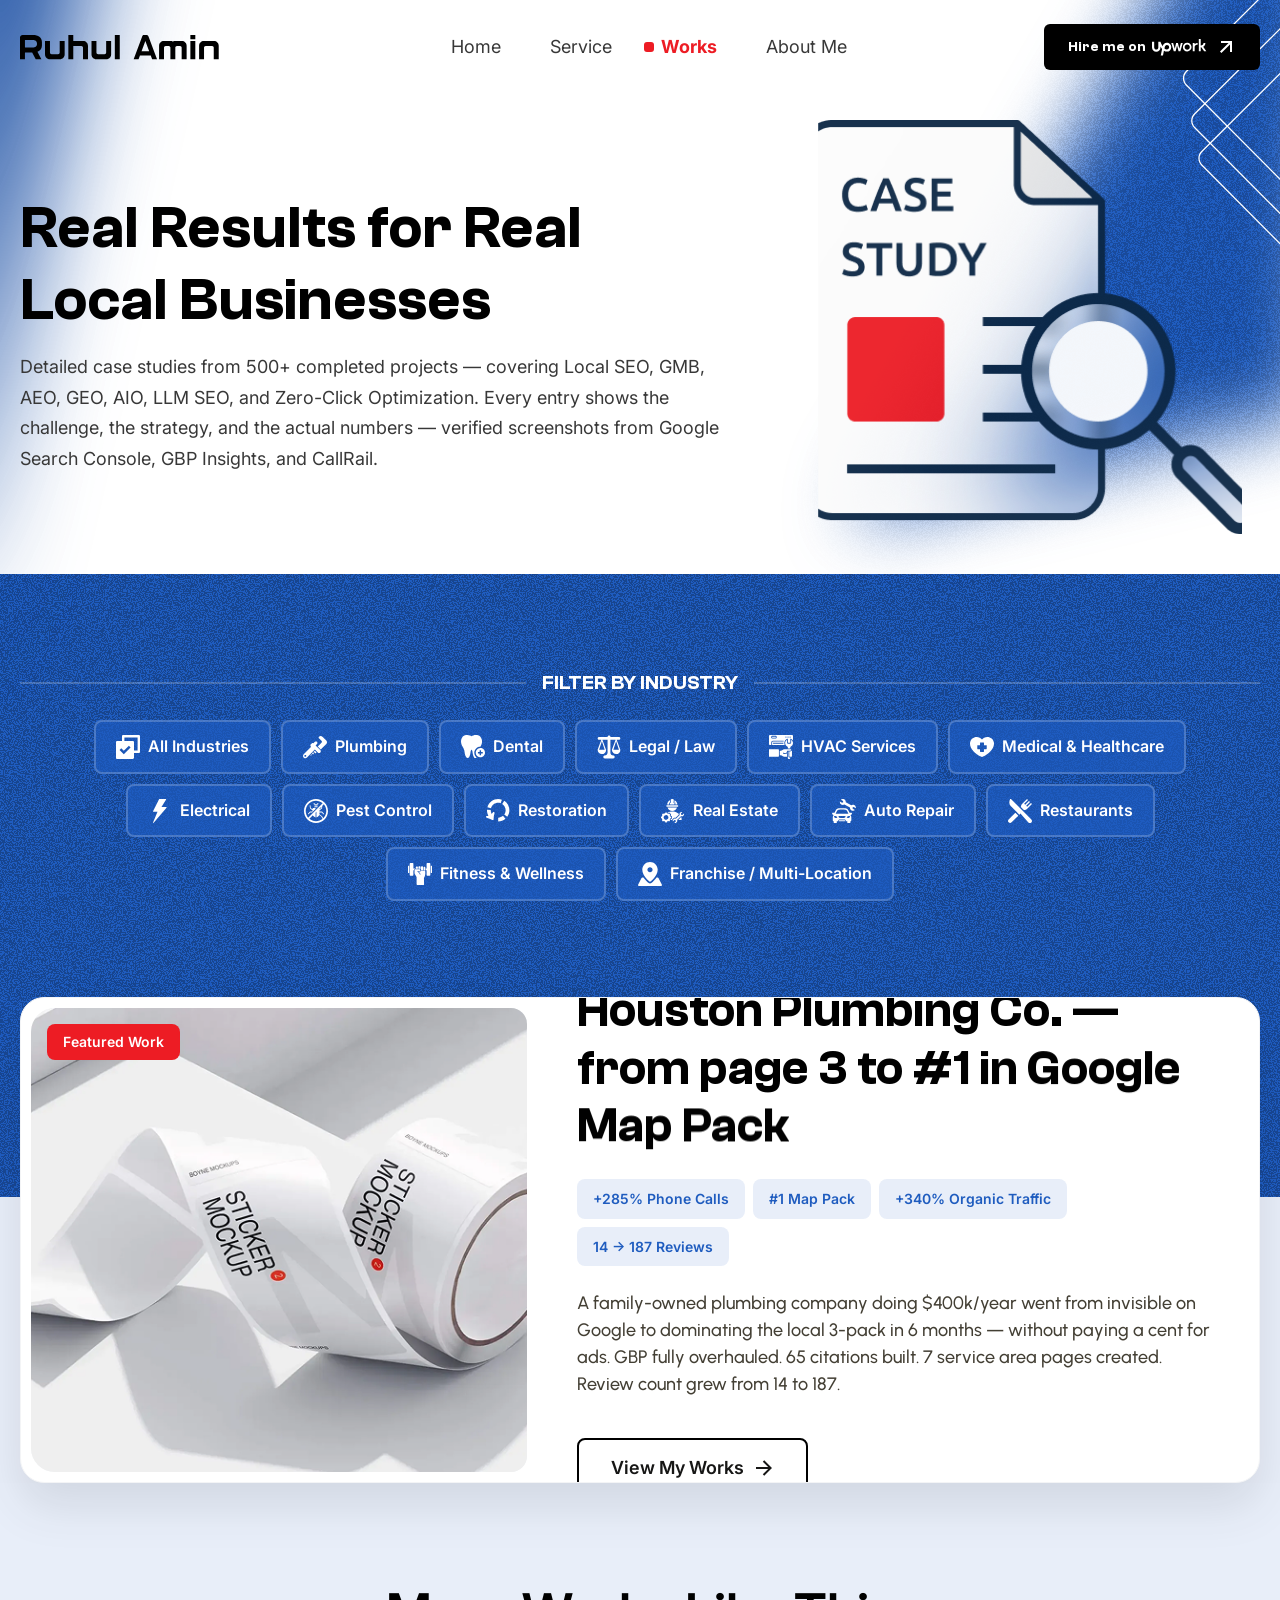
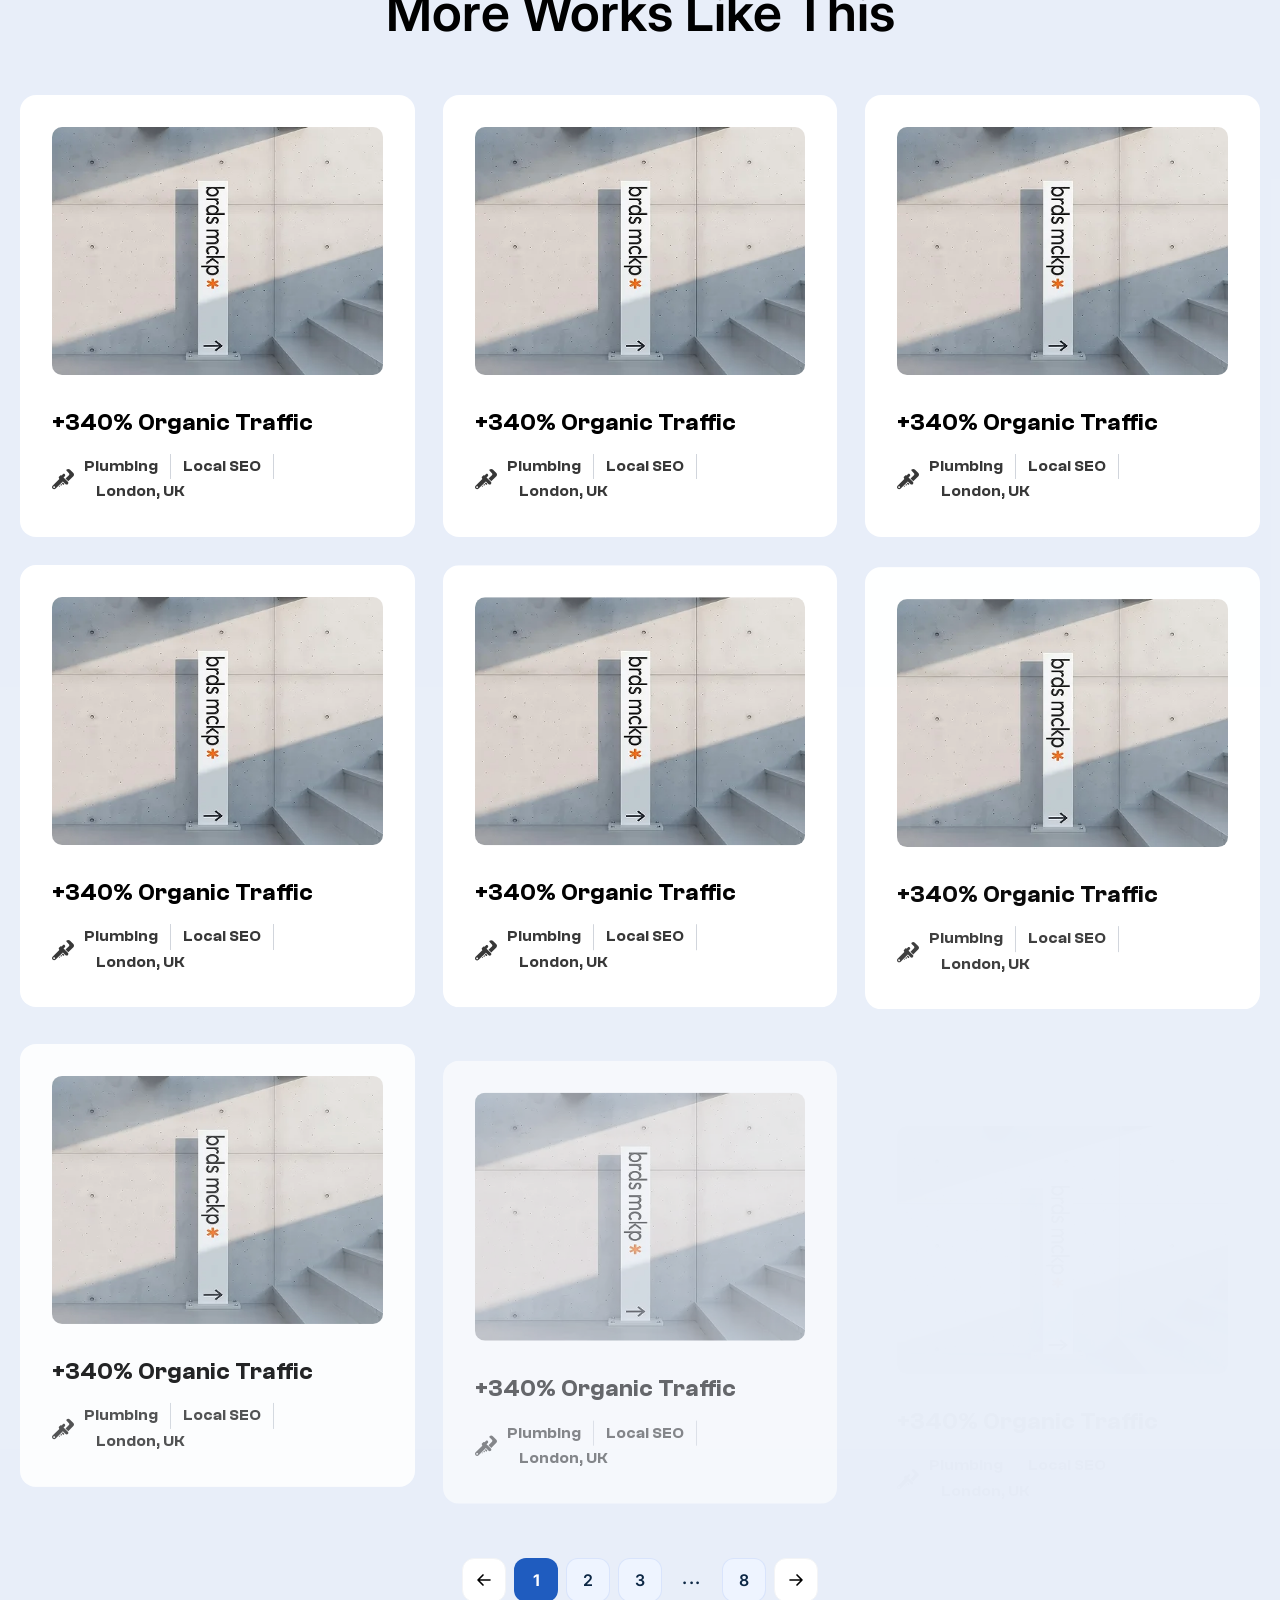
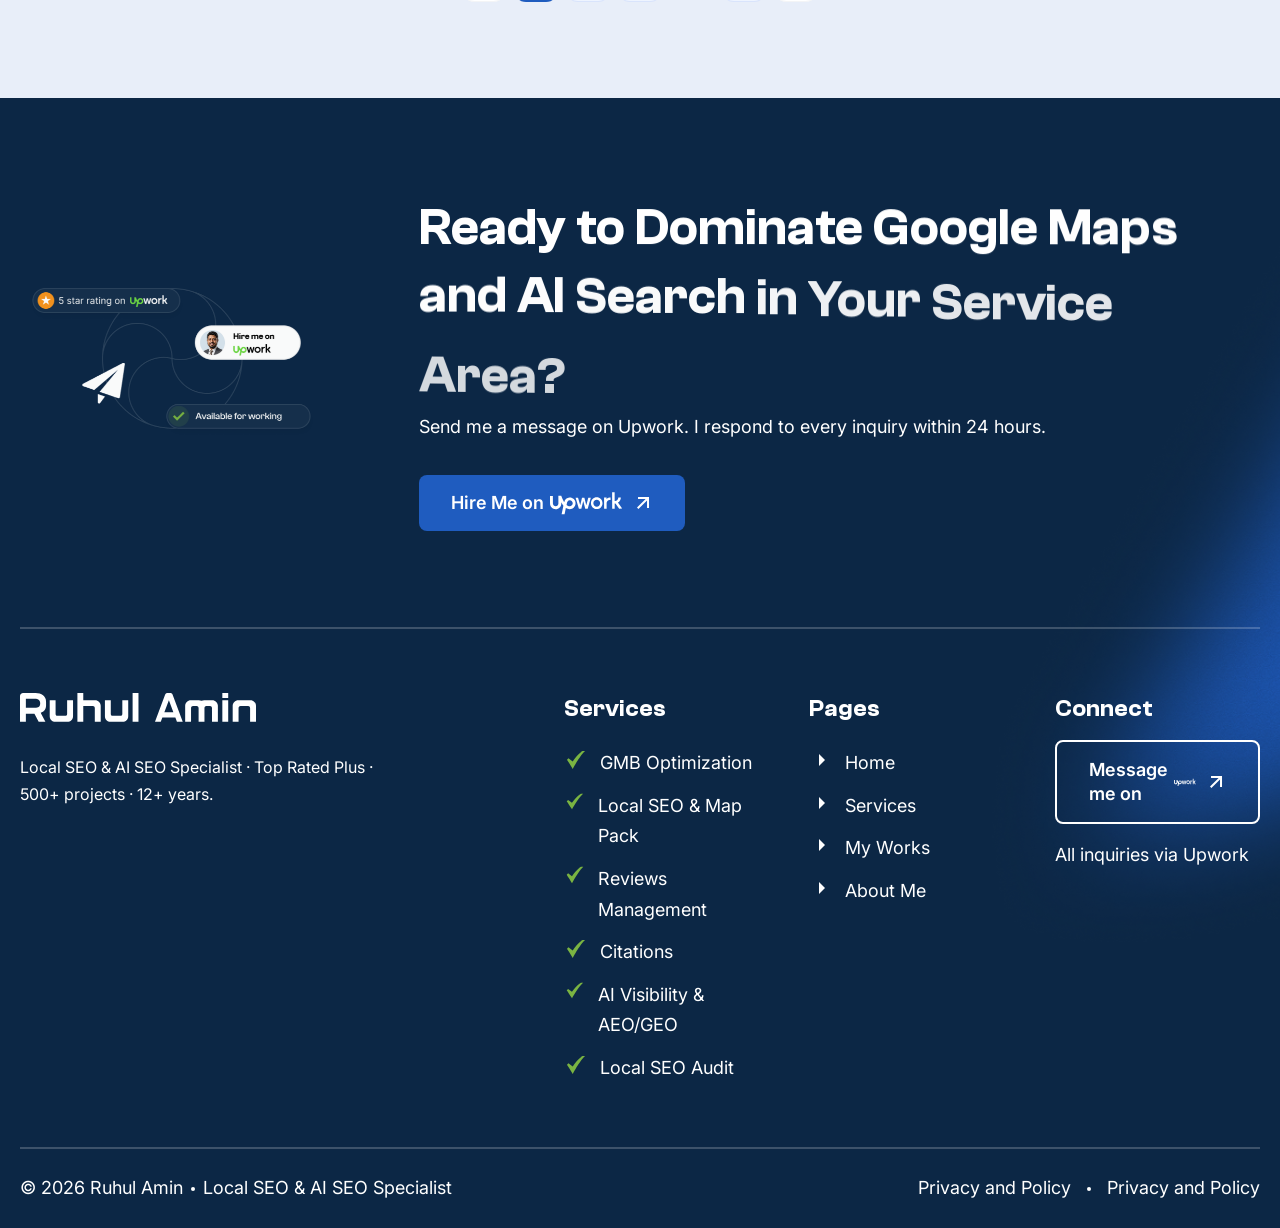
<file: work.html>
<!DOCTYPE html>
<html lang="en">

<head>
    <meta charset="UTF-8">
    <meta name="viewport" content="width=device-width, initial-scale=1.0">
    <title>Ruhul Amin</title>
    <link rel="stylesheet" href="assets/css/splide.min.css">
    <link rel="stylesheet" href="assets/css/style.css">
</head>

<body>

    <!-- navbar start -->
    <nav id="navbar" class="">


        <div class="container">
            <div class="navbar-inner sm:py-6 py-3">

                <!-- Left Logo -->
                <div class="navbar-logo-wrap">
                    <a href="index.html" class="navbar-logo">
                        <img src="assets/images/Logo.svg" alt="Ruhul amin">
                    </a>
                </div>

                <!-- Center Navigation -->
                <ul class="navbar-links">
                    <li class="nav-item ">
                        <a href="index.html">
                            <span class="nav-dot"></span>
                            <span class="nav-label">Home</span>
                        </a>
                    </li>

                    <li class="nav-item ">
                        <a href="service.html">
                            <span class="nav-dot"></span>
                            <span class="nav-label">Service</span>
                        </a>
                    </li>

                    <li class="nav-item active">
                        <a href="work.html">
                            <span class="nav-dot"></span>
                            <span class="nav-label">Works</span>
                        </a>
                    </li>

                    <li class="nav-item">
                        <a href="about.html">
                            <span class="nav-dot"></span>
                            <span class="nav-label">About Me</span>
                        </a>
                    </li>
                </ul>

                <!-- Right CTA + Hamburger -->
                <div class="navbar-right">

                    <a href="#" class="navbar-cta" id="navbarCta">
                        <span class="cta-text flex items-center gap-1.5">
                            Hire me on
                            <span>
                                <img src="assets/images/white-upwork.svg" class="img-fluid upwork-img" alt="upwork">
                            </span>
                        </span>

                        <span class="cta-arrow-wrap" aria-hidden="true">
                            <svg class="arrow-cur" width="18" height="18" viewBox="0 0 20 20" fill="none">
                                <path
                                    d="M14.0032 7.41421L5.39663 16.0208L3.98242 14.6066L12.589 6H5.00324V4H16.0032V15H14.0032V7.41421Z"
                                    fill="#fff" />
                            </svg>

                            <svg class="arrow-nxt" width="18" height="18" viewBox="0 0 20 20" fill="none">
                                <path
                                    d="M14.0032 7.41421L5.39663 16.0208L3.98242 14.6066L12.589 6H5.00324V4H16.0032V15H14.0032V7.41421Z"
                                    fill="#fff" />
                            </svg>
                        </span>
                    </a>

                    <!-- Hamburger -->
                    <button id="hamburger" aria-label="Toggle menu">
                        <span class="ham-top"></span>
                        <span class="ham-mid"></span>
                        <span class="ham-bot"></span>
                    </button>

                </div>

            </div>
        </div>

        <!-- Mobile Menu -->
        <div id="mobile-menu">
            <div class="container">
                <div class="mobile-menu-inner">
                    <ul>
                        <li><a href="index.html">Home</a></li>
                        <li><a href="service.html">Service</a></li>
                        <li><a href="work.html">Works</a></li>
                        <li><a href="about.html">About Me</a></li>

                        <li>
                            <a href="#" class="navbar-cta inline-flex mt-2 justify-center" id="mobileNavCta">
                                <span class="cta-text flex items-center gap-1.5">
                                    Hire me on
                                    <span>
                                        <img src="assets/images/white-upwork.svg" class="img-fluid upwork-img"
                                            alt="upwork">
                                    </span>
                                </span>
                            </a>
                        </li>

                    </ul>
                </div>
            </div>
        </div>

    </nav>
    <!-- navbar end -->

    <!-- banner section start  -->
    <section class=" sm:pt-20 pt-20 relative ">
        <!--  -->
        <div class="hidden lg:block absolute top-0 left-0 select-none pointer-events-none">
            <img src="assets/images/top-left-color-shape.svg"
                class="w-16 sm:w-24 md:w-40 lg:w-auto h-auto select-none" />
        </div>


        <div class="hidden lg:block absolute top-0 right-0 select-none pointer-events-none">
            <img src="assets/images/top-right-shapes.svg" class="w-62.5 sm:w-100 md:w-125 select-none" />
        </div>

        <div class="container relative z-40 font-clash">

            <div class="grid grid-cols-1 lg:grid-cols-12 gap-12 items-center text-center md:text-start">

                <!-- Left Content Column -->
                <div class="lg:col-span-7 flex flex-col  text-dark2">

                    <!-- Main Heading -->
                    <h1 class="text-black text-[32px] sm:text-[42px] lg:text-[60px] font-semibold leading-[120%] mt-3">
                        Real Results for Real Local Businesses
                    </h1>

                    <!-- Paragraph Description -->
                    <p
                        class="text-dark2 font-inter text-sm sm:text-base md:text-lg font-normal leading-[130%] sm:leading-[150%] md:leading-[170%] mt-4">
                        Detailed case studies from 500+ completed projects — covering Local SEO, GMB, AEO, GEO, AIO, LLM
                        SEO, and Zero-Click Optimization. Every entry shows the challenge, the strategy, and the actual
                        numbers — verified screenshots from Google Search Console, GBP Insights, and CallRail.
                    </p>
                </div>

                <!-- Right Profile Image Column -->
                <div
                    class="lg:col-span-5 flex justify-center lg:justify-end pb-4 md:py-10 select-none pointer-events-none">
                    <div class="relative w-full max-w-60 md:max-w-115 ">
                        <img src="assets/images/case-study-search-banner.png" alt="search"
                            class="w-full h-auto object-cover block relative z-10 select-none reveal-image" />
                    </div>
                </div>

            </div>
        </div>
        </div>
    </section>
    <!-- banner section end -->

    <!--  Filter Tabs -->
    <section class="bg-cover  bg-center text-white section-padding"
        style="background-image: url('./assets/images/brand-bg.svg'); background-repeat: no-repeat;">
        <div class="container pb-50">

            <div class="w-full flex items-center justify-center gap-4 mb-6 select-none">
                <div class="h-0.5 bg-white/20 flex-1"></div>
                <span class="font-clash text-xl font-semibold leading-[130%] uppercase">
                    Filter by Industry
                </span>
                <div class="h-0.5 bg-white/20 flex-1"></div>
            </div>

            <div class="flex flex-wrap items-center justify-start md:justify-center gap-2.5  font-inter">

                <button
                    class="group flex items-center gap-2 text-[12px] sm:text-sm md:text-base font-semibold bg-main/70 leading-[100%] sm:leading-[130%] md:leading-[160%] border md:border-2 border-white/20 hover:bg-white hover:text-black rounded-sm md:rounded-lg px-3 py-2 md:px-5 md:py-3 capitalize transition duration-200">

                    <img src="assets/images/work-all-industries.svg" alt="all"
                        class="w-4 h-4 md:w-6 md:h-6 object-contain transition duration-200 group-hover:invert" />
                    <span>All industries</span>
                </button>
                <button
                    class="group flex items-center gap-2 text-[12px] sm:text-sm md:text-base font-semibold bg-main/70 leading-[100%] sm:leading-[130%] md:leading-[160%] border md:border-2 border-white/20 hover:bg-white hover:text-black rounded-sm md:rounded-lg px-3 py-2 md:px-5 md:py-3 capitalize transition duration-200">

                    <img src="assets/images/work-plumbing.svg" alt="Plumbing"
                        class="w-4 h-4 md:w-6 md:h-6 object-contain transition duration-200 group-hover:invert" />
                    <span>Plumbing</span>
                </button>
                <button
                    class="group flex items-center gap-2 text-[12px] sm:text-sm md:text-base font-semibold bg-main/70 leading-[100%] sm:leading-[130%] md:leading-[160%] border md:border-2 border-white/20 hover:bg-white hover:text-black rounded-sm md:rounded-lg px-3 py-2 md:px-5 md:py-3 capitalize transition duration-200">

                    <img src="assets/images/work-dental.svg" alt="Dental"
                        class="w-4 h-4 md:w-6 md:h-6 object-contain transition duration-200 group-hover:invert" />
                    <span>Dental</span>
                </button>
                <button
                    class="group flex items-center gap-2 text-[12px] sm:text-sm md:text-base font-semibold bg-main/70 leading-[100%] sm:leading-[130%] md:leading-[160%] border md:border-2 border-white/20 hover:bg-white hover:text-black rounded-sm md:rounded-lg px-3 py-2 md:px-5 md:py-3 capitalize transition duration-200">

                    <img src="assets/images/work-law.svg" alt="Legal / Law"
                        class="w-4 h-4 md:w-6 md:h-6 object-contain transition duration-200 group-hover:invert" />
                    <span>Legal / Law</span>
                </button>
                <button
                    class="group flex items-center gap-2 text-[12px] sm:text-sm md:text-base font-semibold bg-main/70 leading-[100%] sm:leading-[130%] md:leading-[160%] border md:border-2 border-white/20 hover:bg-white hover:text-black rounded-sm md:rounded-lg px-3 py-2 md:px-5 md:py-3 capitalize transition duration-200">

                    <img src="assets/images/work-hvac.svg" alt="HVAC Services"
                        class="w-4 h-4 md:w-6 md:h-6 object-contain transition duration-200 group-hover:invert" />
                    <span>HVAC Services</span>
                </button>
                <button
                    class="group flex items-center gap-2 text-[12px] sm:text-sm md:text-base font-semibold bg-main/70 leading-[100%] sm:leading-[130%] md:leading-[160%] border md:border-2 border-white/20 hover:bg-white hover:text-black rounded-sm md:rounded-lg px-3 py-2 md:px-5 md:py-3 capitalize transition duration-200">

                    <img src="assets/images/work-medical.svg" alt="Medical & Healthcare"
                        class="w-4 h-4 md:w-6 md:h-6 object-contain transition duration-200 group-hover:invert" />
                    <span>Medical & Healthcare</span>
                </button>
                <button
                    class="group flex items-center gap-2 text-[12px] sm:text-sm md:text-base font-semibold bg-main/70 leading-[100%] sm:leading-[130%] md:leading-[160%] border md:border-2 border-white/20 hover:bg-white hover:text-black rounded-sm md:rounded-lg px-3 py-2 md:px-5 md:py-3 capitalize transition duration-200">

                    <img src="assets/images/work-Electrical.svg" alt="Electrical"
                        class="w-4 h-4 md:w-6 md:h-6 object-contain transition duration-200 group-hover:invert" />
                    <span>Electrical</span>
                </button>
                <button
                    class="group flex items-center gap-2 text-[12px] sm:text-sm md:text-base font-semibold bg-main/70 leading-[100%] sm:leading-[130%] md:leading-[160%] border md:border-2 border-white/20 hover:bg-white hover:text-black rounded-sm md:rounded-lg px-3 py-2 md:px-5 md:py-3 capitalize transition duration-200">

                    <img src="assets/images/work-pest-control.svg" alt="Pest Control"
                        class="w-4 h-4 md:w-6 md:h-6 object-contain transition duration-200 group-hover:invert" />
                    <span>Pest Control</span>
                </button>
                <button
                    class="group flex items-center gap-2 text-[12px] sm:text-sm md:text-base font-semibold bg-main/70 leading-[100%] sm:leading-[130%] md:leading-[160%] border md:border-2 border-white/20 hover:bg-white hover:text-black rounded-sm md:rounded-lg px-3 py-2 md:px-5 md:py-3 capitalize transition duration-200">

                    <img src="assets/images/work-restoration.svg" alt="Pest Control"
                        class="w-4 h-4 md:w-6 md:h-6 object-contain transition duration-200 group-hover:invert" />
                    <span>Restoration</span>
                </button>
                <button
                    class="group flex items-center gap-2 text-[12px] sm:text-sm md:text-base font-semibold bg-main/70 leading-[100%] sm:leading-[130%] md:leading-[160%] border md:border-2 border-white/20 hover:bg-white hover:text-black rounded-sm md:rounded-lg px-3 py-2 md:px-5 md:py-3 capitalize transition duration-200">

                    <img src="assets/images/Work-Real-Estate.svg" alt="Real Estate"
                        class="w-4 h-4 md:w-6 md:h-6 object-contain transition duration-200 group-hover:invert" />
                    <span>Real Estate</span>
                </button>
                <button
                    class="group flex items-center gap-2 text-[12px] sm:text-sm md:text-base font-semibold bg-main/70 leading-[100%] sm:leading-[130%] md:leading-[160%] border md:border-2 border-white/20 hover:bg-white hover:text-black rounded-sm md:rounded-lg px-3 py-2 md:px-5 md:py-3 capitalize transition duration-200">

                    <img src="assets/images/work-repair.svg" alt="Auto Repair"
                        class="w-4 h-4 md:w-6 md:h-6 object-contain transition duration-200 group-hover:invert" />
                    <span>Auto Repair</span>
                </button>
                <button
                    class="group flex items-center gap-2 text-[12px] sm:text-sm md:text-base font-semibold bg-main/70 leading-[100%] sm:leading-[130%] md:leading-[160%] border md:border-2 border-white/20 hover:bg-white hover:text-black rounded-sm md:rounded-lg px-3 py-2 md:px-5 md:py-3 capitalize transition duration-200">

                    <img src="assets/images/work-restaurants.svg" alt="Restaurants"
                        class="w-4 h-4 md:w-6 md:h-6 object-contain transition duration-200 group-hover:invert" />
                    <span>Restaurants</span>
                </button>
                <button
                    class="group flex items-center gap-2 text-[12px] sm:text-sm md:text-base font-semibold bg-main/70 leading-[100%] sm:leading-[130%] md:leading-[160%] border md:border-2 border-white/20 hover:bg-white hover:text-black rounded-sm md:rounded-lg px-3 py-2 md:px-5 md:py-3 capitalize transition duration-200">

                    <img src="assets/images/work-fitness.svg" alt="Fitness & Wellness"
                        class="w-4 h-4 md:w-6 md:h-6 object-contain transition duration-200 group-hover:invert" />
                    <span>Fitness & Wellness</span>
                </button>
                <button
                    class="group flex items-center gap-2 text-[12px] sm:text-sm md:text-base font-semibold bg-main/70 leading-[100%] sm:leading-[130%] md:leading-[160%] border md:border-2 border-white/20 hover:bg-white hover:text-black rounded-sm md:rounded-lg px-3 py-2 md:px-5 md:py-3 capitalize transition duration-200">

                    <img src="assets/images/work-francise.svg" alt="Franchise / Multi-Location"
                        class="w-4 h-4 md:w-6 md:h-6 object-contain transition duration-200 group-hover:invert" />
                    <span>Franchise / Multi-Location</span>
                </button>

            </div>
        </div>
    </section>
    <!--  Filter Tabs -->

    <!-- Featured Project -->
    <section class="w-full bg-main/10  -mt-50">
        <div class="container">

            <!-- Case Study Interactive Card Wrapper -->
            <a href="case-study-details.html" class="group block">
                <div
                    class="bg-white rounded-lg sm:rounded-xl md:rounded-2xl lg:rounded-3xl overflow-hidden border border-gray-100 shadow-[0_24px_48px_rgba(0,0,0,0.10)] transition-shadow duration-300 hover:shadow-[0_20px_60px_rgba(0,0,0,0.08)] md:h-121.5">

                    <div class="grid grid-cols-1 md:grid-cols-12 h-full">

                        <!-- Left Side -->
                        <div class="md:col-span-5 p-1.5 md:p-2.5">

                            <!-- Image Frame -->
                            <div
                                class="relative w-full h-50 sm:h-80 md:h-full overflow-hidden rounded-lg sm:rounded-xl md:rounded-2xl lg:rounded-l-3xl bg-[#f4f7fa]">

                                <!-- Badge -->
                                <div
                                    class="absolute top-4 left-4 z-10 bg-red text-white text-[12px] md:text-sm font-semibold leading-[130%] sm:leading-[150%] md:leading-[170%] px-2 md:px-4 py-1.5 rounded-sm md:rounded-lg capitalize select-none">
                                    Featured Work
                                </div>

                                <!-- Image -->
                                <img src="assets/images/featured-project.png"
                                    alt="Houston Plumbing Co. Marketing Deliverables Mockup"
                                    class="absolute inset-0 w-full h-full object-cover transition-transform duration-500 group-hover:scale-105" />

                            </div>
                        </div>

                        <!-- Right Side -->
                        <div class="md:col-span-7 p-4 sm:p-8 md:p-10 flex flex-col justify-center overflow-hidden">

                            <h2
                                class="font-clash text-black text-[24px] sm:text-[28px] md:text-[48px] font-semibold leading-[100%] md:leading-[120%] transition-colors duration-300 group-hover:text-red">
                                Houston Plumbing Co. — from page 3 to #1 in Google Map Pack
                            </h2>

                            <div class="flex flex-wrap items-center gap-2 my-3 md:my-6 select-none font-inter">
                                <span
                                    class="inline-flex items-center text-[10px] md:text-sm font-semibold leading-[130%] sm:leading-[150%] md:leading-[170%] capitalize bg-main/10 text-main px-2 py-1 md:px-4 md:py-2 rounded-sm md:rounded-lg">
                                    +285% Phone Calls
                                </span>
                                <span
                                    class="inline-flex items-center text-[10px] md:text-sm font-semibold leading-[130%] sm:leading-[150%] md:leading-[170%] capitalize bg-main/10 text-main px-2 py-1 md:px-4 md:py-2 rounded-sm md:rounded-lg">
                                    #1 Map Pack
                                </span>
                                <span
                                    class="inline-flex items-center text-[10px] md:text-sm font-semibold leading-[130%] sm:leading-[150%] md:leading-[170%] capitalize bg-main/10 text-main px-2 py-1 md:px-4 md:py-2 rounded-sm md:rounded-lg">
                                    +340% Organic Traffic
                                </span>
                                <span
                                    class="inline-flex items-center text-[10px] md:text-sm font-semibold leading-[130%] sm:leading-[150%] md:leading-[170%] capitalize bg-main/10 text-main px-2 py-1 md:px-4 md:py-2 rounded-sm md:rounded-lg">
                                    14 → 187 reviews
                                </span>
                            </div>

                            <p
                                class="font-urbanist text-[#433F34] text-sm sm:text-base md:text-lg font-medium leading-[130%] sm:leading-[150%]">
                                A family-owned plumbing company doing $400k/year went from invisible on Google to
                                dominating the local 3-pack in 6 months — without paying a cent for ads. GBP fully
                                overhauled. 65 citations built. 7 service area pages created. Review count grew from 14
                                to 187.
                            </p>

                            <div class="mt-6 md:mt-10">

                                <div
                                    class="btn-secondary sm:w-auto w-full inline-flex justify-center items-center gap-2.5 border md:border-2 border-black hover:bg-black hover:text-white text-dark1 text-sm sm:text-base md:text-lg font-semibold leading-[130%] px-8 md:py-4 py-2 rounded-lg transition-colors duration-200 overflow-hidden">

                                    <span>View My Works</span>

                                    <!-- Arrow -->
                                    <span class="cta-arrow-wrap" aria-hidden="true">

                                        <svg class="arrow-cur" width="20" height="20" viewBox="0 0 20 20" fill="none">
                                            <path
                                                d="M14.1716 9.00088L8.8076 3.63687L10.2218 2.22266L18 10.0009L10.2218 17.779L8.8076 16.3648L14.1716 11.0009H2V9.00088H14.1716Z"
                                                fill="currentColor" />
                                        </svg>

                                        <svg class="arrow-nxt" width="20" height="20" viewBox="0 0 20 20" fill="none">
                                            <path
                                                d="M14.1716 9.00088L8.8076 3.63687L10.2218 2.22266L18 10.0009L10.2218 17.779L8.8076 16.3648L14.1716 11.0009H2V9.00088H14.1716Z"
                                                fill="currentColor" />
                                        </svg>

                                    </span>

                                </div>

                            </div>

                        </div>

                    </div>

                </div>
            </a>

        </div>
    </section>
    <!-- Featured Project -->

    <!-- project showcase section -->
    <section id="works" class="section-padding  bg-main/10 section-padding">
        <div class="container ">

            <!-- section heading -->
            <div class="max-w-196 mx-auto text-center">
                <h2
                    class="text-[24px] sm:text-[28px]  md:text-[42px] lg:text-[52px] font-semibold leading-[100%] md:leading-[130%] ">
                    More Works Like This
                </h2>
            </div>

            <div id="works-grid" class="grid lg:grid-cols-3 sm:grid-cols-2 grid-cols-1 lg:gap-7 gap-4 mt-12">


                <!-- item  -->
                <a href="case-study-details.html"
                    class="work-card group block bg-white p-3 sm:p-4 md:p-6 lg:p-8 rounded-lg sm:rounded-xl md:rounded-2xl font-clash">
                    <div
                        class="work-media  relative overflow-hidden rounded-[10px] cursor-none aspect-[4/3] bg-transparent">
                        <img src="assets/images/project1.webp" alt="B2B SaaS"
                            class="absolute inset-0 w-full h-full object-cover group-hover:scale-[1.06] transition-transform duration-[800ms] ease-out" />
                        <span
                            class="absolute inset-0 bg-black/0 group-hover:bg-black/20 transition-colors duration-500"></span>
                        <span
                            class="view-work absolute left-0 top-0 z-10 flex lg:h-[160px] sm:h-[120px] sm:w-[120px] w-[100px] h-[100px] lg:w-[160px] items-center justify-center rounded-full bg-main text-white font-bold lg:text-lg text-base pointer-events-none will-change-transform">View
                            Work</span>
                    </div>
                    <h3
                        class="md:mt-8 mt-5 lg:text-2xl md:text-xl text-lg font-semibold text-black leading-[130%] group-hover:text-main underline-offset-[6px] decoration-2 group-hover:underline transition-all duration-300">
                        +340% Organic Traffic</h3>
                    <!--  tag lists -->
                    <div
                        class="flex items-center gap-2.5 mt-2 md:mt-4 text-sm md:text-base font-semibold leading-[130%] md:leading-[160%]">
                        <img src="assets/images/project-tool-icon.svg" alt="icon" class="shrink-0">

                        <ul class="flex flex-wrap items-center divide-x divide-gray-300 text-dark2">
                            <li class="px-3 first:pl-0">Plumbing</li>
                            <li class="px-3">Local SEO</li>
                            <li class="px-3">London, UK</li>
                        </ul>
                    </div>

                </a>
                <!-- item  -->
                <a href="case-study-details.html"
                    class="work-card group block bg-white p-3 sm:p-4 md:p-6 lg:p-8 rounded-lg sm:rounded-xl md:rounded-2xl font-clash">
                    <div
                        class="work-media  relative overflow-hidden rounded-[10px] cursor-none aspect-[4/3] bg-transparent">
                        <img src="assets/images/project1.webp" alt="B2B SaaS"
                            class="absolute inset-0 w-full h-full object-cover group-hover:scale-[1.06] transition-transform duration-[800ms] ease-out" />
                        <span
                            class="absolute inset-0 bg-black/0 group-hover:bg-black/20 transition-colors duration-500"></span>
                        <span
                            class="view-work absolute left-0 top-0 z-10 flex lg:h-[160px] sm:h-[120px] sm:w-[120px] w-[100px] h-[100px] lg:w-[160px] items-center justify-center rounded-full bg-main text-white font-bold lg:text-lg text-base pointer-events-none will-change-transform">View
                            Work</span>
                    </div>
                    <h3
                        class="md:mt-8 mt-5 lg:text-2xl md:text-xl text-lg font-semibold text-black leading-[130%] group-hover:text-main underline-offset-[6px] decoration-2 group-hover:underline transition-all duration-300">
                        +340% Organic Traffic</h3>
                    <!--  tag lists -->
                    <div
                        class="flex items-center gap-2.5 mt-2 md:mt-4 text-sm md:text-base font-semibold leading-[130%] md:leading-[160%]">
                        <img src="assets/images/project-tool-icon.svg" alt="icon" class="shrink-0">

                        <ul class="flex flex-wrap items-center divide-x divide-gray-300 text-dark2">
                            <li class="px-3 first:pl-0">Plumbing</li>
                            <li class="px-3">Local SEO</li>
                            <li class="px-3">London, UK</li>
                        </ul>
                    </div>

                </a>
                <!-- item  -->
                <a href="case-study-details.html"
                    class="work-card group block bg-white p-3 sm:p-4 md:p-6 lg:p-8 rounded-lg sm:rounded-xl md:rounded-2xl font-clash">
                    <div
                        class="work-media  relative overflow-hidden rounded-[10px] cursor-none aspect-[4/3] bg-transparent">
                        <img src="assets/images/project1.webp" alt="B2B SaaS"
                            class="absolute inset-0 w-full h-full object-cover group-hover:scale-[1.06] transition-transform duration-[800ms] ease-out" />
                        <span
                            class="absolute inset-0 bg-black/0 group-hover:bg-black/20 transition-colors duration-500"></span>
                        <span
                            class="view-work absolute left-0 top-0 z-10 flex lg:h-[160px] sm:h-[120px] sm:w-[120px] w-[100px] h-[100px] lg:w-[160px] items-center justify-center rounded-full bg-main text-white font-bold lg:text-lg text-base pointer-events-none will-change-transform">View
                            Work</span>
                    </div>
                    <h3
                        class="md:mt-8 mt-5 lg:text-2xl md:text-xl text-lg font-semibold text-black leading-[130%] group-hover:text-main underline-offset-[6px] decoration-2 group-hover:underline transition-all duration-300">
                        +340% Organic Traffic</h3>
                    <!--  tag lists -->
                    <div
                        class="flex items-center gap-2.5 mt-2 md:mt-4 text-sm md:text-base font-semibold leading-[130%] md:leading-[160%]">
                        <img src="assets/images/project-tool-icon.svg" alt="icon" class="shrink-0">

                        <ul class="flex flex-wrap items-center divide-x divide-gray-300 text-dark2">
                            <li class="px-3 first:pl-0">Plumbing</li>
                            <li class="px-3">Local SEO</li>
                            <li class="px-3">London, UK</li>
                        </ul>
                    </div>

                </a>
                <!-- item  -->
                <a href="case-study-details.html"
                    class="work-card group block bg-white p-3 sm:p-4 md:p-6 lg:p-8 rounded-lg sm:rounded-xl md:rounded-2xl font-clash">
                    <div
                        class="work-media  relative overflow-hidden rounded-[10px] cursor-none aspect-[4/3] bg-transparent">
                        <img src="assets/images/project1.webp" alt="B2B SaaS"
                            class="absolute inset-0 w-full h-full object-cover group-hover:scale-[1.06] transition-transform duration-[800ms] ease-out" />
                        <span
                            class="absolute inset-0 bg-black/0 group-hover:bg-black/20 transition-colors duration-500"></span>
                        <span
                            class="view-work absolute left-0 top-0 z-10 flex lg:h-[160px] sm:h-[120px] sm:w-[120px] w-[100px] h-[100px] lg:w-[160px] items-center justify-center rounded-full bg-main text-white font-bold lg:text-lg text-base pointer-events-none will-change-transform">View
                            Work</span>
                    </div>
                    <h3
                        class="md:mt-8 mt-5 lg:text-2xl md:text-xl text-lg font-semibold text-black leading-[130%] group-hover:text-main underline-offset-[6px] decoration-2 group-hover:underline transition-all duration-300">
                        +340% Organic Traffic</h3>
                    <!--  tag lists -->
                    <div
                        class="flex items-center gap-2.5 mt-2 md:mt-4 text-sm md:text-base font-semibold leading-[130%] md:leading-[160%]">
                        <img src="assets/images/project-tool-icon.svg" alt="icon" class="shrink-0">

                        <ul class="flex flex-wrap items-center divide-x divide-gray-300 text-dark2">
                            <li class="px-3 first:pl-0">Plumbing</li>
                            <li class="px-3">Local SEO</li>
                            <li class="px-3">London, UK</li>
                        </ul>
                    </div>

                </a>
                <!-- item  -->
                <a href="case-study-details.html"
                    class="work-card group block bg-white p-3 sm:p-4 md:p-6 lg:p-8 rounded-lg sm:rounded-xl md:rounded-2xl font-clash">
                    <div
                        class="work-media  relative overflow-hidden rounded-[10px] cursor-none aspect-[4/3] bg-transparent">
                        <img src="assets/images/project1.webp" alt="B2B SaaS"
                            class="absolute inset-0 w-full h-full object-cover group-hover:scale-[1.06] transition-transform duration-[800ms] ease-out" />
                        <span
                            class="absolute inset-0 bg-black/0 group-hover:bg-black/20 transition-colors duration-500"></span>
                        <span
                            class="view-work absolute left-0 top-0 z-10 flex lg:h-[160px] sm:h-[120px] sm:w-[120px] w-[100px] h-[100px] lg:w-[160px] items-center justify-center rounded-full bg-main text-white font-bold lg:text-lg text-base pointer-events-none will-change-transform">View
                            Work</span>
                    </div>
                    <h3
                        class="md:mt-8 mt-5 lg:text-2xl md:text-xl text-lg font-semibold text-black leading-[130%] group-hover:text-main underline-offset-[6px] decoration-2 group-hover:underline transition-all duration-300">
                        +340% Organic Traffic</h3>
                    <!--  tag lists -->
                    <div
                        class="flex items-center gap-2.5 mt-2 md:mt-4 text-sm md:text-base font-semibold leading-[130%] md:leading-[160%]">
                        <img src="assets/images/project-tool-icon.svg" alt="icon" class="shrink-0">

                        <ul class="flex flex-wrap items-center divide-x divide-gray-300 text-dark2">
                            <li class="px-3 first:pl-0">Plumbing</li>
                            <li class="px-3">Local SEO</li>
                            <li class="px-3">London, UK</li>
                        </ul>
                    </div>

                </a>
                <!-- item  -->
                <a href="case-study-details.html"
                    class="work-card group block bg-white p-3 sm:p-4 md:p-6 lg:p-8 rounded-lg sm:rounded-xl md:rounded-2xl font-clash">
                    <div
                        class="work-media  relative overflow-hidden rounded-[10px] cursor-none aspect-[4/3] bg-transparent">
                        <img src="assets/images/project1.webp" alt="B2B SaaS"
                            class="absolute inset-0 w-full h-full object-cover group-hover:scale-[1.06] transition-transform duration-[800ms] ease-out" />
                        <span
                            class="absolute inset-0 bg-black/0 group-hover:bg-black/20 transition-colors duration-500"></span>
                        <span
                            class="view-work absolute left-0 top-0 z-10 flex lg:h-[160px] sm:h-[120px] sm:w-[120px] w-[100px] h-[100px] lg:w-[160px] items-center justify-center rounded-full bg-main text-white font-bold lg:text-lg text-base pointer-events-none will-change-transform">View
                            Work</span>
                    </div>
                    <h3
                        class="md:mt-8 mt-5 lg:text-2xl md:text-xl text-lg font-semibold text-black leading-[130%] group-hover:text-main underline-offset-[6px] decoration-2 group-hover:underline transition-all duration-300">
                        +340% Organic Traffic</h3>
                    <!--  tag lists -->
                    <div
                        class="flex items-center gap-2.5 mt-2 md:mt-4 text-sm md:text-base font-semibold leading-[130%] md:leading-[160%]">
                        <img src="assets/images/project-tool-icon.svg" alt="icon" class="shrink-0">

                        <ul class="flex flex-wrap items-center divide-x divide-gray-300 text-dark2">
                            <li class="px-3 first:pl-0">Plumbing</li>
                            <li class="px-3">Local SEO</li>
                            <li class="px-3">London, UK</li>
                        </ul>
                    </div>

                </a>
                <!-- item  -->
                <a href="case-study-details.html"
                    class="work-card group block bg-white p-3 sm:p-4 md:p-6 lg:p-8 rounded-lg sm:rounded-xl md:rounded-2xl font-clash">
                    <div
                        class="work-media  relative overflow-hidden rounded-[10px] cursor-none aspect-[4/3] bg-transparent">
                        <img src="assets/images/project1.webp" alt="B2B SaaS"
                            class="absolute inset-0 w-full h-full object-cover group-hover:scale-[1.06] transition-transform duration-[800ms] ease-out" />
                        <span
                            class="absolute inset-0 bg-black/0 group-hover:bg-black/20 transition-colors duration-500"></span>
                        <span
                            class="view-work absolute left-0 top-0 z-10 flex lg:h-[160px] sm:h-[120px] sm:w-[120px] w-[100px] h-[100px] lg:w-[160px] items-center justify-center rounded-full bg-main text-white font-bold lg:text-lg text-base pointer-events-none will-change-transform">View
                            Work</span>
                    </div>
                    <h3
                        class="md:mt-8 mt-5 lg:text-2xl md:text-xl text-lg font-semibold text-black leading-[130%] group-hover:text-main underline-offset-[6px] decoration-2 group-hover:underline transition-all duration-300">
                        +340% Organic Traffic</h3>
                    <!--  tag lists -->
                    <div
                        class="flex items-center gap-2.5 mt-2 md:mt-4 text-sm md:text-base font-semibold leading-[130%] md:leading-[160%]">
                        <img src="assets/images/project-tool-icon.svg" alt="icon" class="shrink-0">

                        <ul class="flex flex-wrap items-center divide-x divide-gray-300 text-dark2">
                            <li class="px-3 first:pl-0">Plumbing</li>
                            <li class="px-3">Local SEO</li>
                            <li class="px-3">London, UK</li>
                        </ul>
                    </div>

                </a>
                <!-- item  -->
                <a href="case-study-details.html"
                    class="work-card group block bg-white p-3 sm:p-4 md:p-6 lg:p-8 rounded-lg sm:rounded-xl md:rounded-2xl font-clash">
                    <div
                        class="work-media  relative overflow-hidden rounded-[10px] cursor-none aspect-[4/3] bg-transparent">
                        <img src="assets/images/project1.webp" alt="B2B SaaS"
                            class="absolute inset-0 w-full h-full object-cover group-hover:scale-[1.06] transition-transform duration-[800ms] ease-out" />
                        <span
                            class="absolute inset-0 bg-black/0 group-hover:bg-black/20 transition-colors duration-500"></span>
                        <span
                            class="view-work absolute left-0 top-0 z-10 flex lg:h-[160px] sm:h-[120px] sm:w-[120px] w-[100px] h-[100px] lg:w-[160px] items-center justify-center rounded-full bg-main text-white font-bold lg:text-lg text-base pointer-events-none will-change-transform">View
                            Work</span>
                    </div>
                    <h3
                        class="md:mt-8 mt-5 lg:text-2xl md:text-xl text-lg font-semibold text-black leading-[130%] group-hover:text-main underline-offset-[6px] decoration-2 group-hover:underline transition-all duration-300">
                        +340% Organic Traffic</h3>
                    <!--  tag lists -->
                    <div
                        class="flex items-center gap-2.5 mt-2 md:mt-4 text-sm md:text-base font-semibold leading-[130%] md:leading-[160%]">
                        <img src="assets/images/project-tool-icon.svg" alt="icon" class="shrink-0">

                        <ul class="flex flex-wrap items-center divide-x divide-gray-300 text-dark2">
                            <li class="px-3 first:pl-0">Plumbing</li>
                            <li class="px-3">Local SEO</li>
                            <li class="px-3">London, UK</li>
                        </ul>
                    </div>

                </a>
                <!-- item  -->
                <a href="case-study-details.html"
                    class="work-card group block bg-white p-3 sm:p-4 md:p-6 lg:p-8 rounded-lg sm:rounded-xl md:rounded-2xl font-clash">
                    <div
                        class="work-media  relative overflow-hidden rounded-[10px] cursor-none aspect-[4/3] bg-transparent">
                        <img src="assets/images/project1.webp" alt="B2B SaaS"
                            class="absolute inset-0 w-full h-full object-cover group-hover:scale-[1.06] transition-transform duration-[800ms] ease-out" />
                        <span
                            class="absolute inset-0 bg-black/0 group-hover:bg-black/20 transition-colors duration-500"></span>
                        <span
                            class="view-work absolute left-0 top-0 z-10 flex lg:h-[160px] sm:h-[120px] sm:w-[120px] w-[100px] h-[100px] lg:w-[160px] items-center justify-center rounded-full bg-main text-white font-bold lg:text-lg text-base pointer-events-none will-change-transform">View
                            Work</span>
                    </div>
                    <h3
                        class="md:mt-8 mt-5 lg:text-2xl md:text-xl text-lg font-semibold text-black leading-[130%] group-hover:text-main underline-offset-[6px] decoration-2 group-hover:underline transition-all duration-300">
                        +340% Organic Traffic</h3>
                    <!--  tag lists -->
                    <div
                        class="flex items-center gap-2.5 mt-2 md:mt-4 text-sm md:text-base font-semibold leading-[130%] md:leading-[160%]">
                        <img src="assets/images/project-tool-icon.svg" alt="icon" class="shrink-0">

                        <ul class="flex flex-wrap items-center divide-x divide-gray-300 text-dark2">
                            <li class="px-3 first:pl-0">Plumbing</li>
                            <li class="px-3">Local SEO</li>
                            <li class="px-3">London, UK</li>
                        </ul>
                    </div>

                </a>

            </div>


            <!-- pagination -->
            <div class="flex items-center justify-center gap-2 select-non mt-8 md:pt-12 font-inter">

                <button
                    class="w-10 h-10 sm:w-11 sm:h-11 flex items-center justify-center bg-white text-black rounded-xl hover:bg-gray-50 active:scale-95 transition-all duration-200 border border-gray-100">
                    <svg class="w-4 h-4 stroke-[2.5]" fill="none" stroke="currentColor" viewBox="0 0 24 24">
                        <path stroke-linecap="round" stroke-linejoin="round" d="M10.5 19.5L3 12m0 0l7.5-7.5M3 12h18">
                        </path>
                    </svg>
                </button>

                <button
                    class="w-10 h-10 sm:w-11 sm:h-11 flex items-center justify-center bg-main text-white font-bold text-sm sm:text-base rounded-xl">
                    1
                </button>

                <button
                    class="w-10 h-10 sm:w-11 sm:h-11 flex items-center justify-center bg-[#eef4ff] text-[#0C2745] font-semibold text-sm sm:text-base border border-[#1e5adb]/10 rounded-xl hover:bg-[#1e5adb]/10 active:scale-95 transition-all duration-200">
                    2
                </button>

                <button
                    class="w-10 h-10 sm:w-11 sm:h-11 flex items-center justify-center bg-[#eef4ff] text-[#0C2745] font-semibold text-sm sm:text-base border border-[#1e5adb]/10 rounded-xl hover:bg-[#1e5adb]/10 active:scale-95 transition-all duration-200">
                    3
                </button>

                <div
                    class="w-10 h-10 sm:w-11 sm:h-11 flex items-end justify-center pb-3 text-[#0C2745] font-bold text-base tracking-widest px-1">
                    ...
                </div>

                <button
                    class="w-10 h-10 sm:w-11 sm:h-11 flex items-center justify-center bg-[#eef4ff] text-[#0C2745] font-semibold text-sm sm:text-base border border-[#1e5adb]/10 rounded-xl hover:bg-[#1e5adb]/10 active:scale-95 transition-all duration-200">
                    8
                </button>

                <button
                    class="w-10 h-10 sm:w-11 sm:h-11 flex items-center justify-center bg-white text-black rounded-xl hover:bg-gray-50 active:scale-95 transition-all duration-200 border border-gray-100">
                    <svg class="w-4 h-4 stroke-[2.5]" fill="none" stroke="currentColor" viewBox="0 0 24 24">
                        <path stroke-linecap="round" stroke-linejoin="round" d="M13.5 4.5L21 12m0 0l-7.5 7.5M21 12H3">
                        </path>
                    </svg>
                </button>

            </div>
        </div>
    </section>
    <!-- project showcase section -->

    <!-- CTA + Footer section -->
    <section id="cta" class="ruhul-bottom-section  text-white">
        <div class="cta section-padding ">
            <div class="container flex flex-col lg:flex-row items-center gap-10 md:gap-20 lg:gap-24">

                <div
                    class="relative footer-left-content  max-w-146  flex items-center justify-center lg:justify-start select-none pointer-events-none">
                    <img src="assets/images/footer-upwork-circle.png" alt="" class="reveal-image select-none">
                </div>

                <div class=" text-left lg:text-left max-w-230">
                    <h2
                        class="text-[24px] sm:text-[28px] md:text-[42px] lg:text-[52px] font-semibold leading-[100%] md:leading-[130%] font-clash mb-4 md:mb-4">
                        Ready to Dominate Google Maps and AI Search in Your Service Area?
                    </h2>
                    <p
                        class="text-sm sm:text-base md:text-lg font-normal leading-[130%] sm:leading-[150%] md:leading-[170%]">
                        Send me a message on Upwork. I respond to every inquiry within 24 hours.
                    </p>

                    <div class="mt-4 md:mt-8">
                        <!-- Hire Me on Upwork ── -->
                        <a href="#"
                            class="btn-primary sm:w-auto w-full inline-flex items-center justify-center gap-2.5 bg-main hover:bg-black text-white text-sm sm:text-base md:text-lg font-semibold leading-[130%] md:leading-[132%] px-8 md:py-4 py-2 rounded-lg transition-colors duration-200 overflow-hidden">

                            <span class="flex items-center gap-1.5">
                                Hire Me on
                                <img src="assets/images/white-upwork.svg" alt="Upwork"
                                    class="w-16.5 lg:w-18.25 sm:w-full brightness-0 invert" />
                            </span>

                            <!-- Arrow wrap -->
                            <span class="cta-arrow-wrap" aria-hidden="true">

                                <svg class="arrow-cur" width="20" height="20" viewBox="0 0 20 20" fill="none"
                                    xmlns="http://www.w3.org/2000/svg">
                                    <path
                                        d="M14.0208 7.41421L5.41421 16.0208L4 14.6066L12.6066 6H5.02082V4H16.0208V15H14.0208V7.41421Z"
                                        fill="white" />
                                </svg>

                                <svg class="arrow-nxt" width="20" height="20" viewBox="0 0 20 20" fill="none"
                                    xmlns="http://www.w3.org/2000/svg">
                                    <path
                                        d="M14.0208 7.41421L5.41421 16.0208L4 14.6066L12.6066 6H5.02082V4H16.0208V15H14.0208V7.41421Z"
                                        fill="white" />
                                </svg>

                            </span>
                        </a>
                    </div>
                </div>

            </div>
        </div>

        <footer>
            <div class="container">

                <div class="border-t md:border-t-2 border-white/20"></div>

                <div
                    class="grid grid-cols-1 xl:grid-cols-[376px_minmax(0,1fr)] gap-6 xl:gap-42 lg:py-16 md:py-12 py-10 overflow-hidden">

                    <!-- Left -->
                    <div class="w-full xl:w-94 flex flex-col gap-5 md:gap-8">

                        <span>
                            <img src="assets/images/footer-ruhul-amin.svg" alt="ruhul amin">
                        </span>

                        <p
                            class="text-sm md:text-base font-normal leading-[130%] sm:leading-[150%] md:leading-[170%] max-w-94">
                            Local SEO & AI SEO Specialist · Top Rated Plus · 500+ projects · 12+ years.
                        </p>

                    </div>


                    <!-- Right -->
                    <div class="grid grid-cols-1 sm:grid-cols-2 xl:grid-cols-3 gap-10 min-w-0">


                        <!-- Services -->
                        <div>
                            <h3 class="text-2xl font-semibold leading-[130%] font-clash mb-3 md:mb-6">
                                Services
                            </h3>

                            <ul class="space-y-2 md:space-y-3">
                                <li
                                    class="flex items-start gap-2 md:gap-3 text-white text-sm sm:text-base md:text-lg font-normal leading-[130%] sm:leading-[150%] md:leading-[170%]">
                                    <span class="w-4 sm:w-5 md:w-6 h-auto">
                                        <img src="assets/images/footer-check.svg" alt="icon" class="w-full h-full">
                                    </span>
                                    <span>GMB Optimization</span>
                                </li>
                                <li
                                    class="flex items-start gap-2 md:gap-3 text-white text-sm sm:text-base md:text-lg font-normal leading-[130%] sm:leading-[150%] md:leading-[170%]">
                                    <span class="w-4 sm:w-5 md:w-6 h-auto">
                                        <img src="assets/images/footer-check.svg" alt="icon" class="w-full h-full">
                                    </span>
                                    <span>Local SEO & Map Pack</span>
                                </li>
                                <li
                                    class="flex items-start gap-2 md:gap-3 text-white text-sm sm:text-base md:text-lg font-normal leading-[130%] sm:leading-[150%] md:leading-[170%]">
                                    <span class="w-4 sm:w-5 md:w-6 h-auto">
                                        <img src="assets/images/footer-check.svg" alt="icon" class="w-full h-full">
                                    </span>
                                    <span>Reviews Management</span>
                                </li>
                                <li
                                    class="flex items-start gap-2 md:gap-3 text-white text-sm sm:text-base md:text-lg font-normal leading-[130%] sm:leading-[150%] md:leading-[170%]">
                                    <span class="w-4 sm:w-5 md:w-6 h-auto">
                                        <img src="assets/images/footer-check.svg" alt="icon" class="w-full h-full">
                                    </span>
                                    <span>Citations</span>
                                </li>
                                <li
                                    class="flex items-start gap-2 md:gap-3 text-white text-sm sm:text-base md:text-lg font-normal leading-[130%] sm:leading-[150%] md:leading-[170%]">
                                    <span class="w-4 sm:w-5 md:w-6 h-auto">
                                        <img src="assets/images/footer-check.svg" alt="icon" class="w-full h-full">
                                    </span>
                                    <span>AI Visibility & AEO/GEO</span>
                                </li>
                                <li
                                    class="flex items-start gap-2 md:gap-3 text-white text-sm sm:text-base md:text-lg font-normal leading-[130%] sm:leading-[150%] md:leading-[170%]">
                                    <span class="w-4 sm:w-5 md:w-6 h-auto">
                                        <img src="assets/images/footer-check.svg" alt="icon" class="w-full h-full">
                                    </span>
                                    <span>Local SEO Audit</span>
                                </li>
                            </ul>
                        </div>


                        <!-- Pages -->
                        <div>
                            <h3 class="text-2xl font-semibold leading-[130%] font-clash mb-3 md:mb-6">
                                Pages
                            </h3>

                            <ul class="footer-menu">
                                <a href="index.html">
                                    <li>
                                        <span class="footer-menu-icon">
                                            <img src="assets/images/footer-next.svg" alt="icon">
                                        </span>
                                        <span>Home</span>
                                    </li>
                                </a>

                                <a href="service.html">
                                    <li>
                                        <span class="footer-menu-icon">
                                            <img src="assets/images/footer-next.svg" alt="icon">
                                        </span>
                                        <span>Services</span>
                                    </li>
                                </a>

                                <a href="work.html">
                                    <li>
                                        <span class="footer-menu-icon">
                                            <img src="assets/images/footer-next.svg" alt="icon">
                                        </span>
                                        <span>My Works</span>
                                    </li>
                                </a>

                                <a href="about.html">
                                    <li>
                                        <span class="footer-menu-icon">
                                            <img src="assets/images/footer-next.svg" alt="icon">
                                        </span>
                                        <span>About Me</span>
                                    </li>
                                </a>
                            </ul>
                        </div>


                        <!-- Connect -->
                        <div class="flex flex-col gap-4">

                            <h3 class="text-2xl font-semibold leading-[130%] font-clash">
                                Connect
                            </h3>

                            <a href="#"
                                class="btn-primary sm:w-auto w-full inline-flex items-center justify-center gap-2.5 bg-transparent border-2 border-white hover:bg-white text-white hover:text-black text-sm sm:text-base md:text-lg font-semibold leading-[130%] md:leading-[132%] px-8 md:py-4 py-2 rounded-lg transition-colors duration-200 overflow-hidden">

                                <span class="flex items-center gap-1.5">
                                    Message me on

                                    <span class="upwork-primary-icon">
                                        <img src="assets/images/white-upwork2.svg" alt="Upwork" class="icon-white">
                                        <img src="assets/images/dark-upwork.svg" alt="Upwork" class="icon-dark">
                                    </span>
                                </span>

                                <!-- Arrow wrap -->
                                <span class="cta-arrow-wrap" aria-hidden="true">

                                    <svg class="arrow-cur" width="20" height="20" viewBox="0 0 20 20" fill="none"
                                        xmlns="http://www.w3.org/2000/svg">
                                        <path
                                            d="M14.0208 7.41421L5.41421 16.0208L4 14.6066L12.6066 6H5.02082V4H16.0208V15H14.0208V7.41421Z"
                                            fill="white" />
                                    </svg>

                                    <svg class="arrow-nxt" width="20" height="20" viewBox="0 0 20 20" fill="none"
                                        xmlns="http://www.w3.org/2000/svg">
                                        <path
                                            d="M14.0208 7.41421L5.41421 16.0208L4 14.6066L12.6066 6H5.02082V4H16.0208V15H14.0208V7.41421Z"
                                            fill="#000" />
                                    </svg>

                                </span>
                            </a>

                            <p
                                class="text-sm sm:text-base md:text-lg font-normal leading-[130%] sm:leading-[150%] md:leading-[170%]">
                                All inquiries via Upwork
                            </p>

                        </div>

                    </div>

                </div>

                <div class="border-t md:border-t-2 border-white/20"></div>

                <div
                    class="flex flex-col sm:flex-row sm:items-center sm:justify-between gap-4 py-6 text-sm sm:text-base md:text-lg font-normal leading-[130%] sm:leading-[150%] md:leading-[170%]">
                    <div class="flex flex-wrap items-center gap-2 justify-center sm:justify-start">
                        <span>&copy; 2026 Ruhul Amin</span>
                        <span class="w-1 h-1 rounded-full bg-white"></span>
                        <span>Local SEO & AI SEO Specialist</span>
                    </div>
                    <div class="flex items-center justify-center sm:justify-end gap-4">
                        <a href="#" class="hover:text-white/50 transition-colors">Privacy and Policy</a>
                        <span class="w-1 h-1 rounded-full bg-white"></span>
                        <a href="#" class="hover:text-white/50 transition-colors">Privacy and Policy</a>
                    </div>
                </div>

            </div>
        </footer>
    </section>
    <!-- CTA + Footer section -->



    <script src="assets/js/gsap.min.js"></script>
    <script src="assets/js/ScrollTrigger.min.js"></script>
    <script src="assets/js/SplitText.min.js"></script>
    <script src="assets/js/splide.min.js"></script>
    <script src="assets/js/splide-extension-auto-scroll.min.js">
    </script>
    <script src="assets/js/lenis.min.js"></script>
    <script src="assets/js/script.js"></script>
</body>

</html>
</file>
